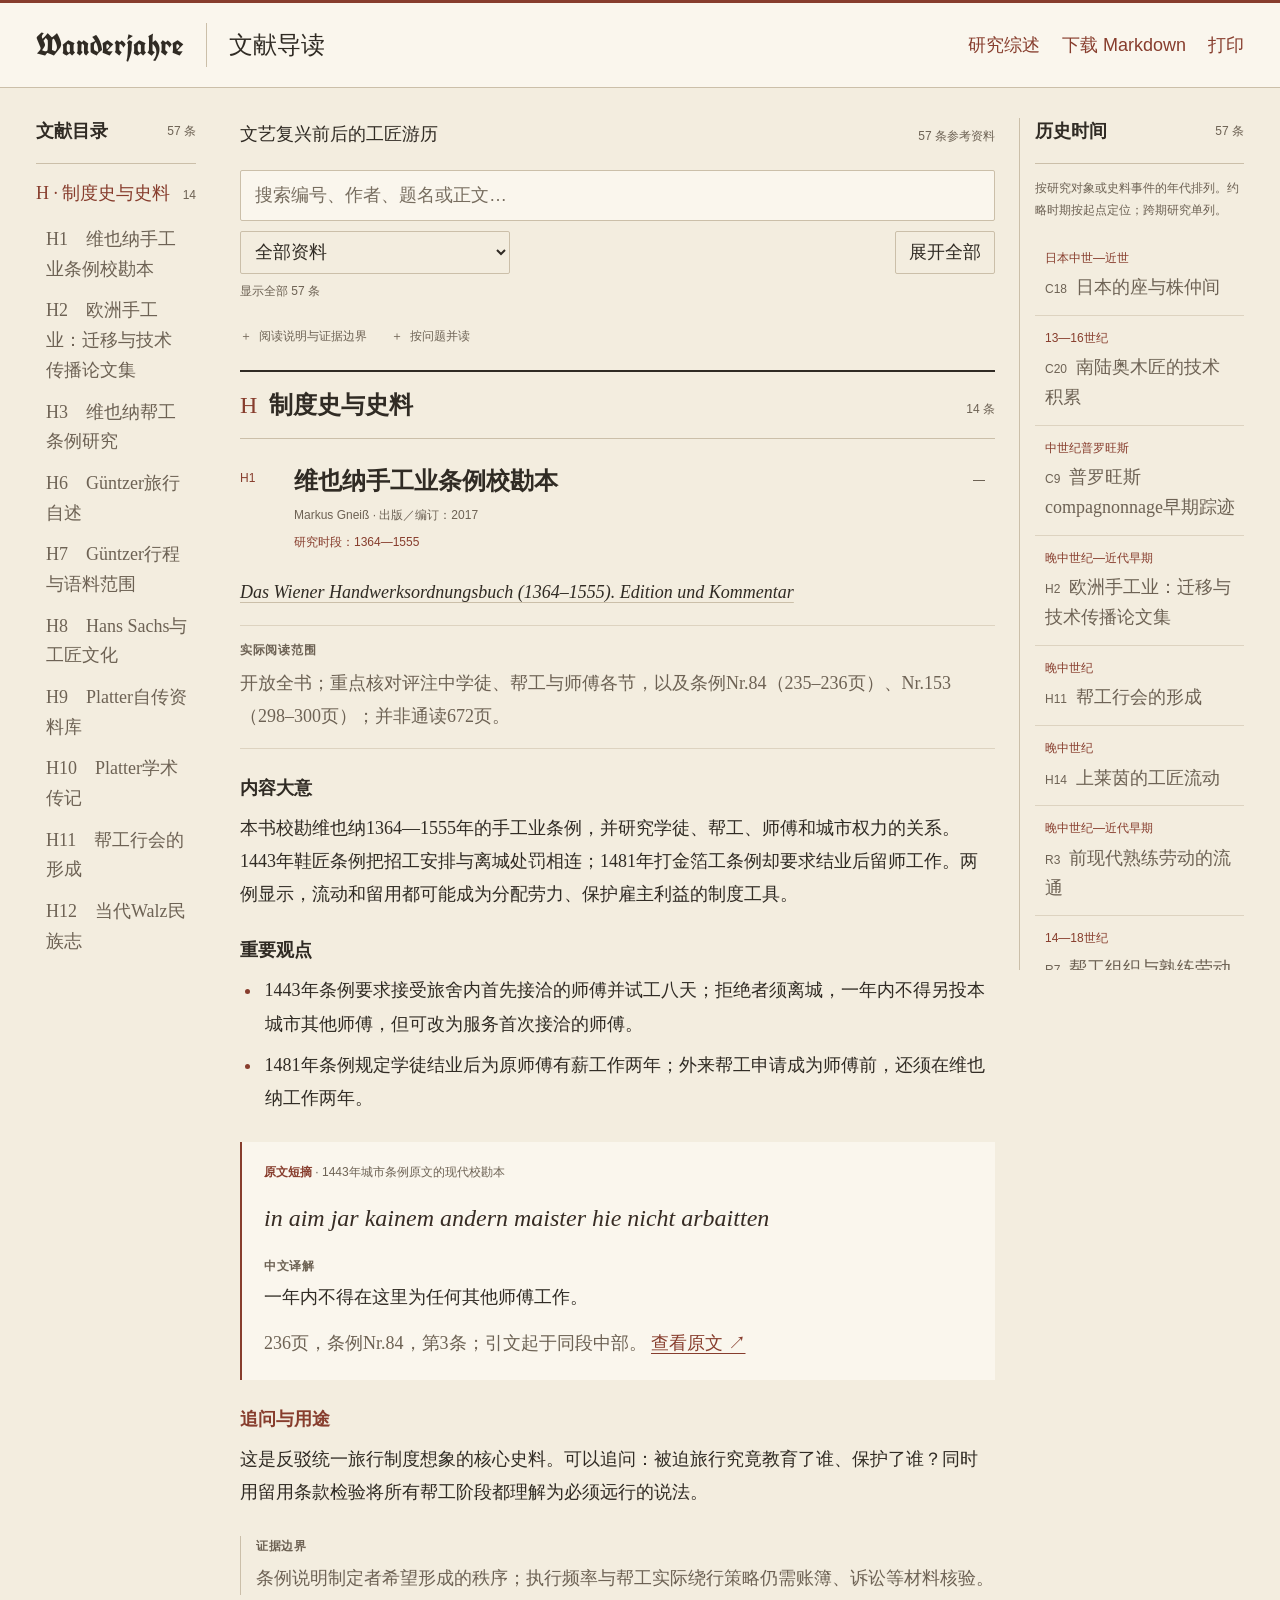
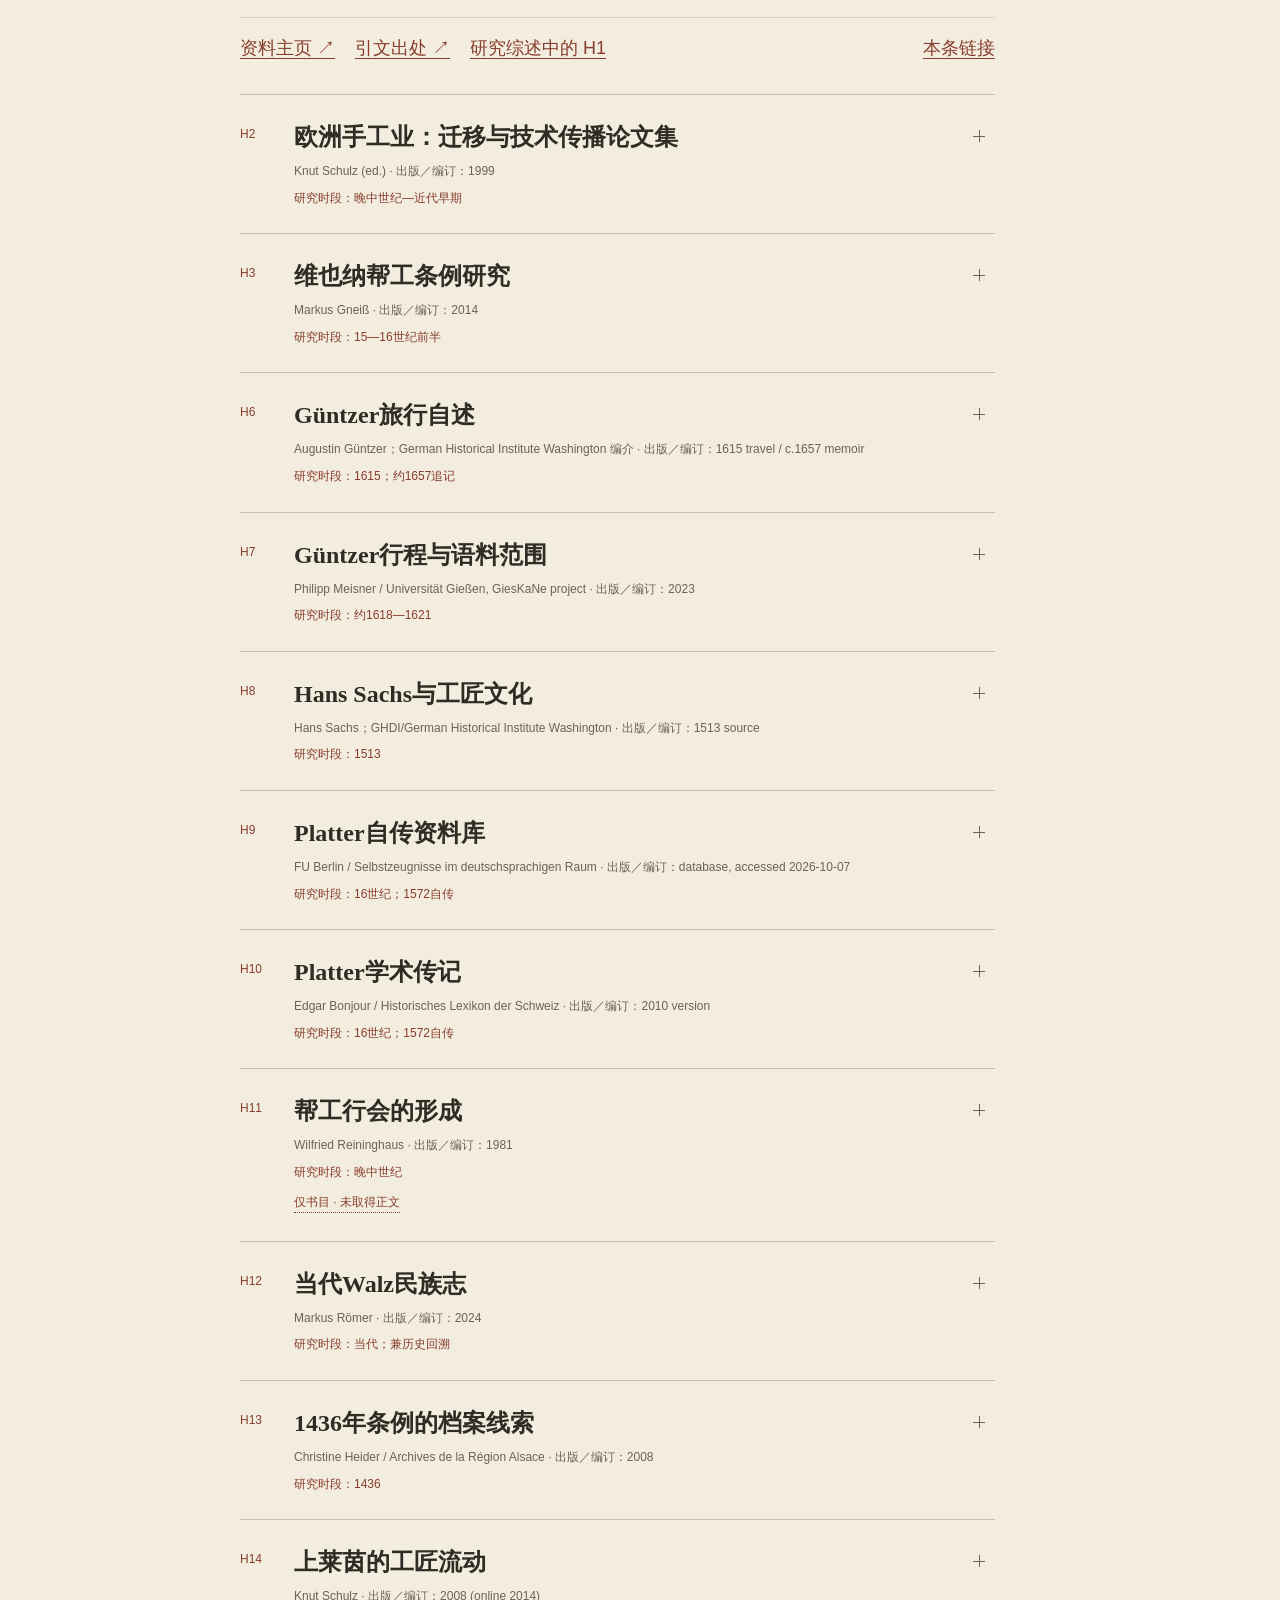
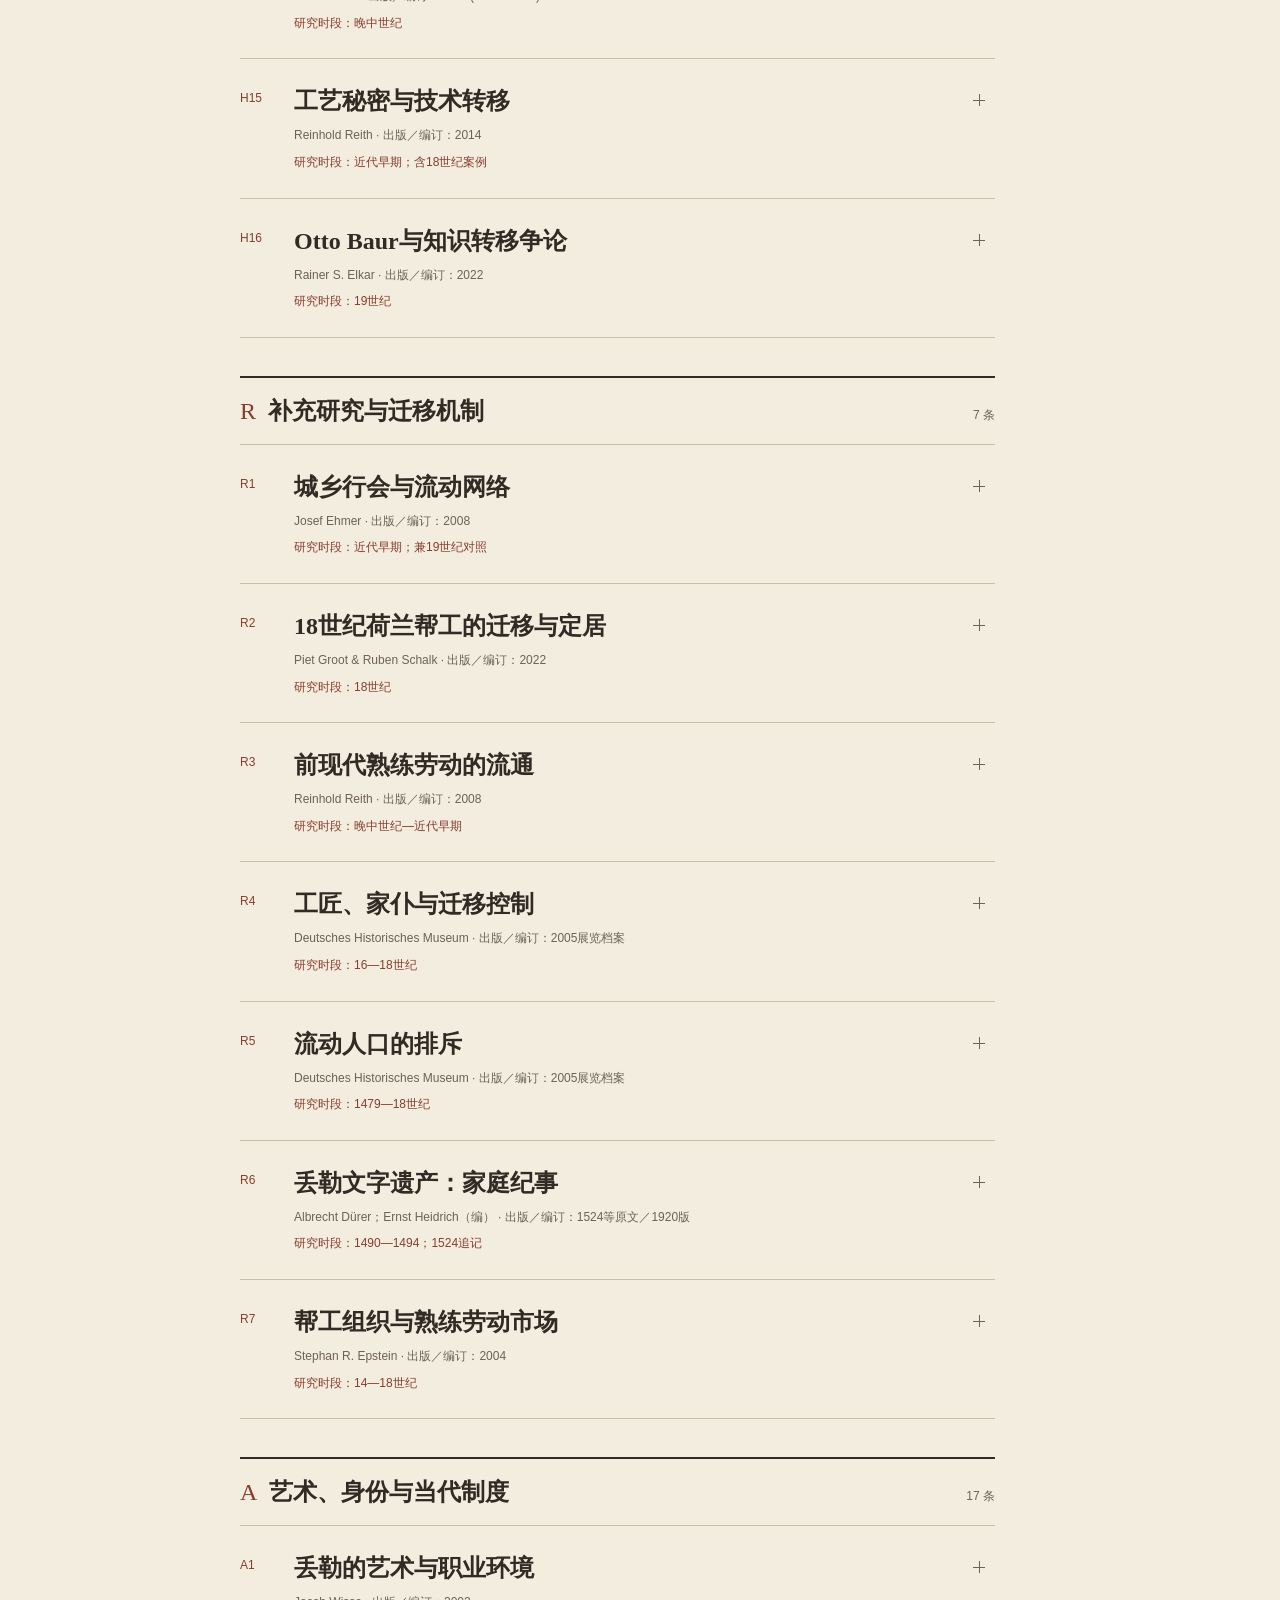
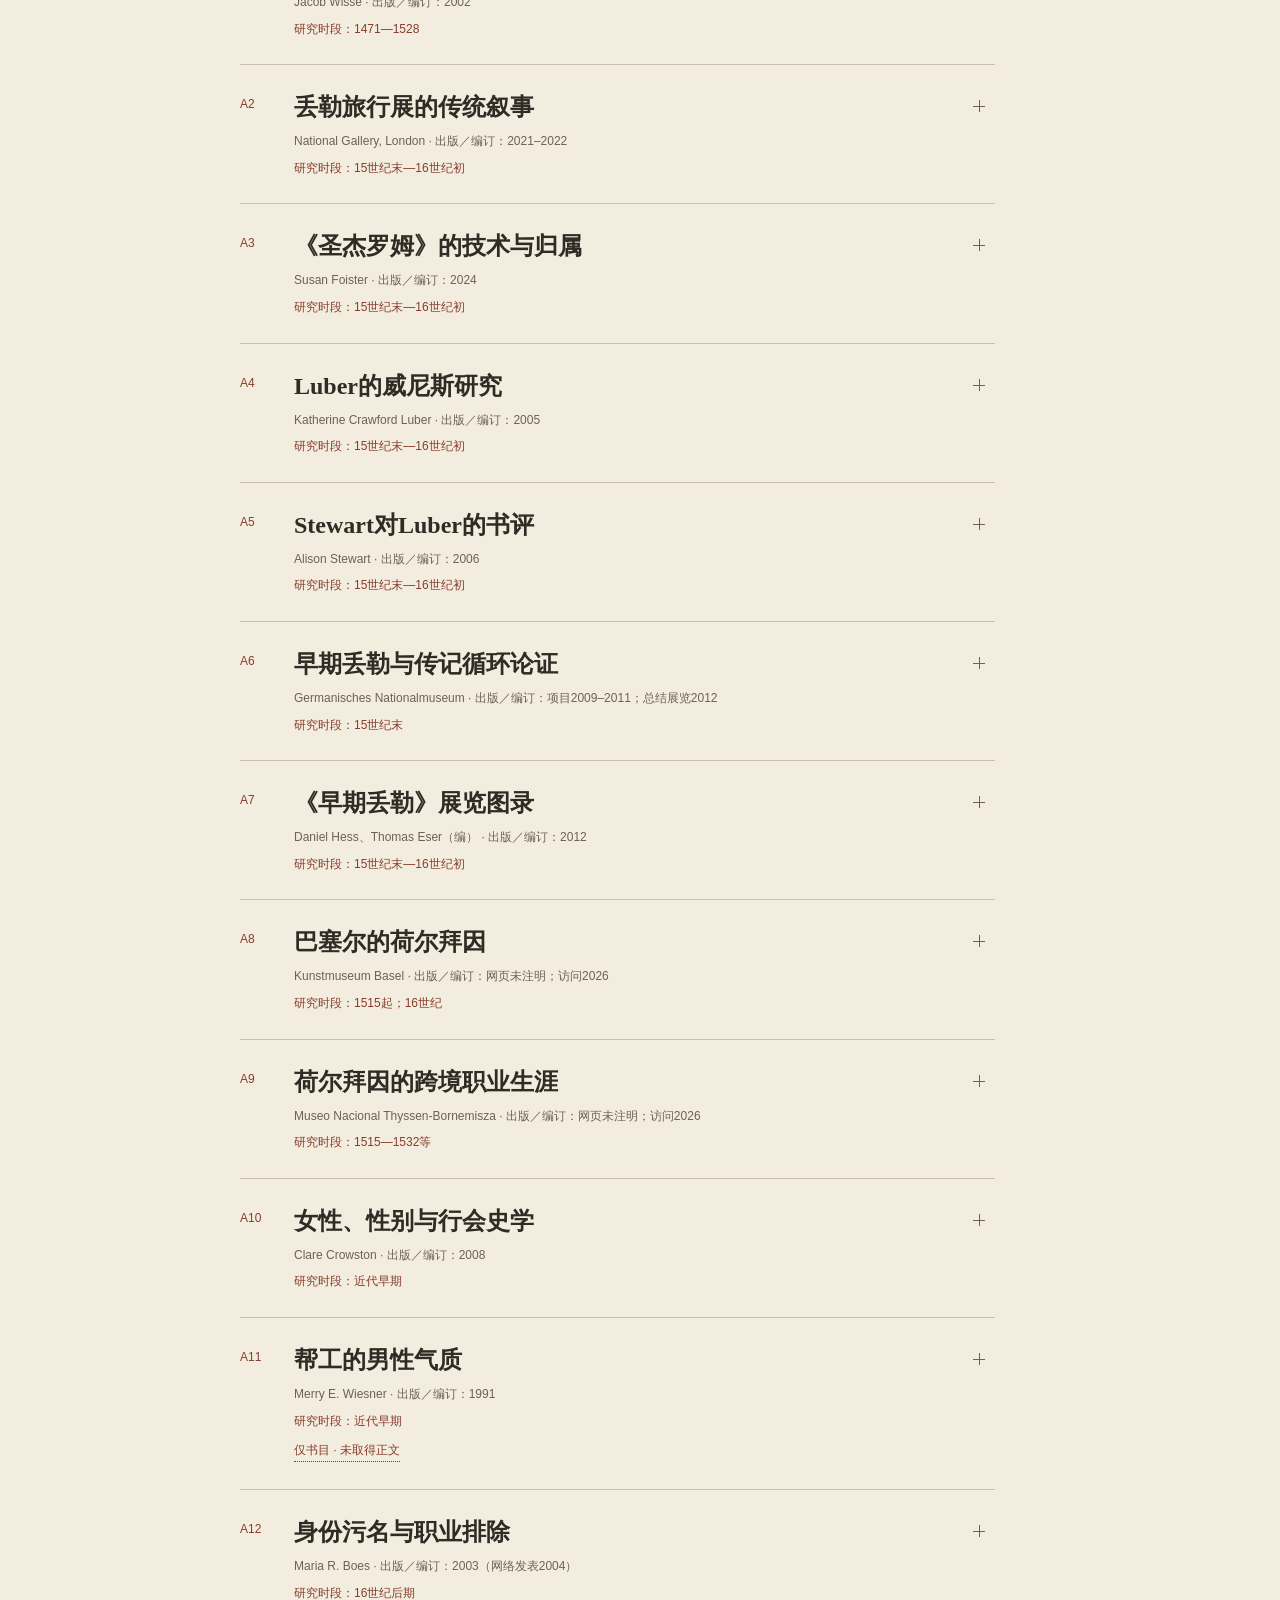
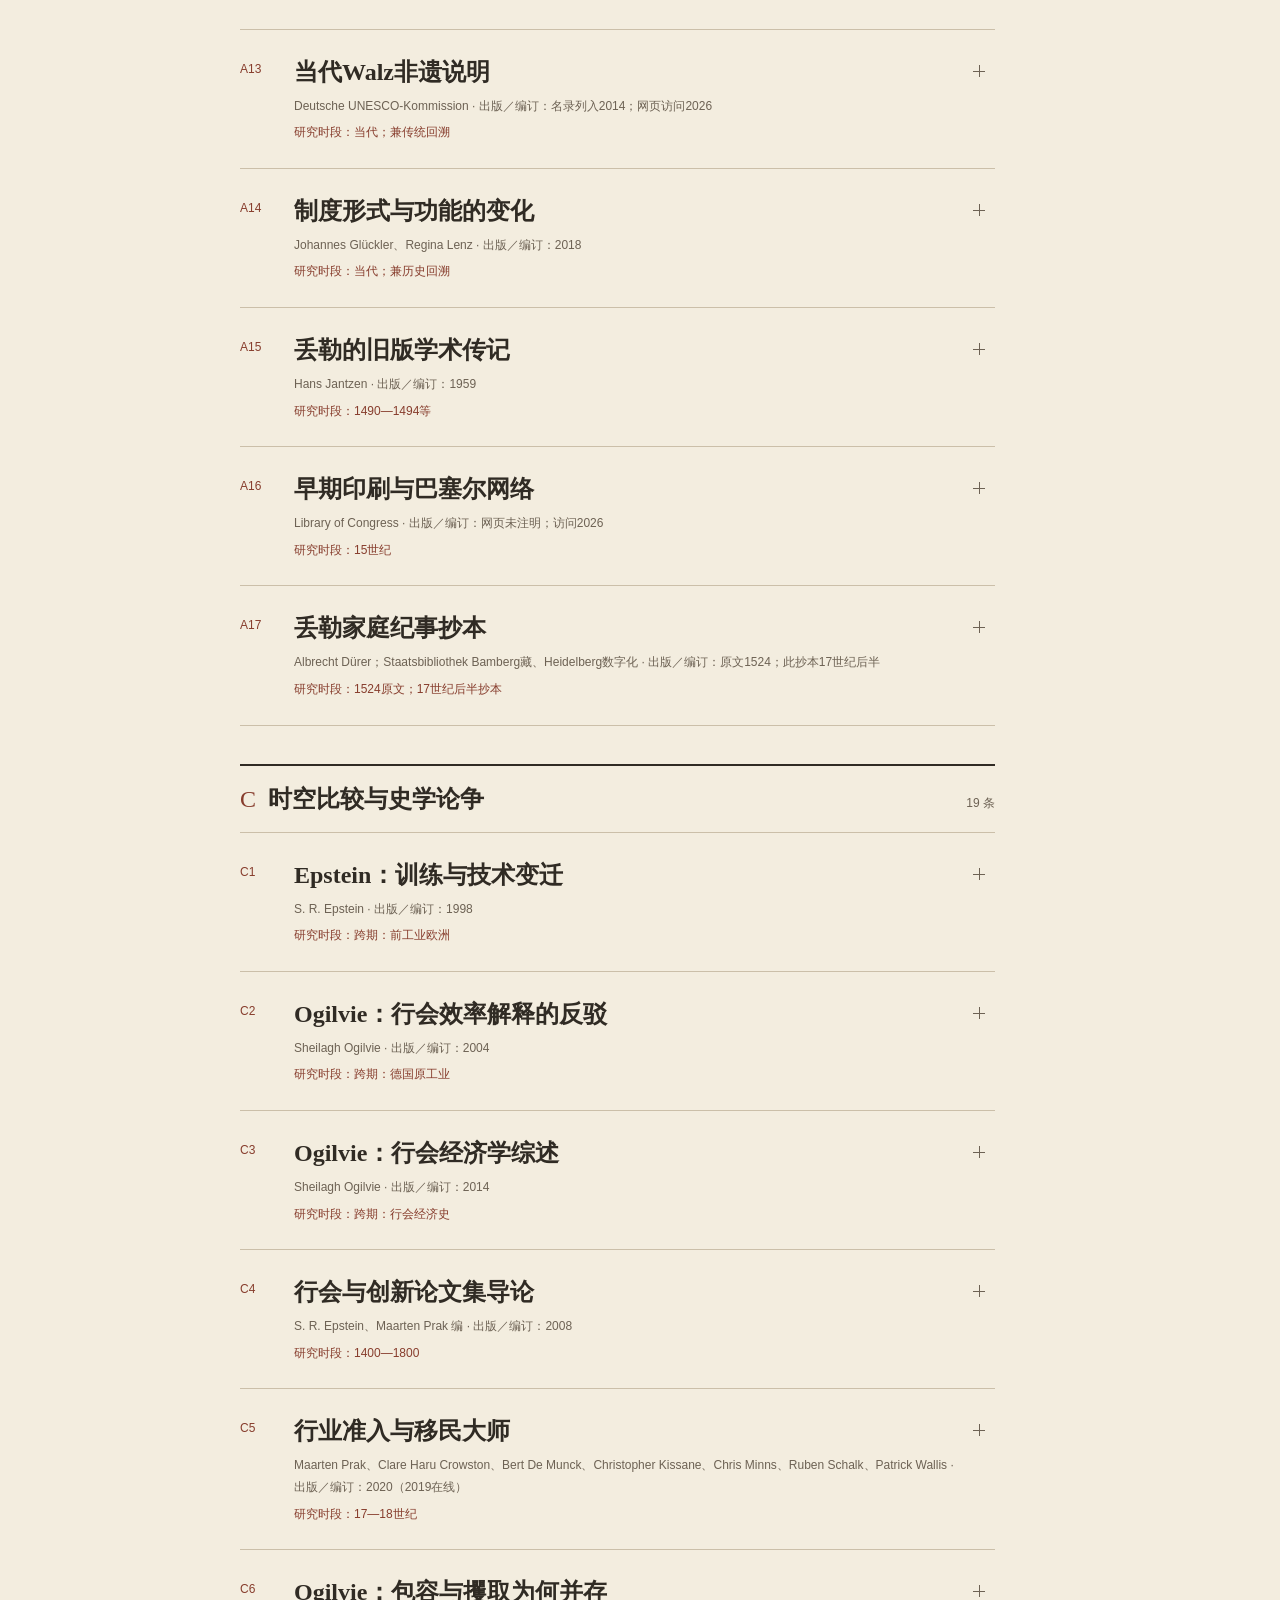
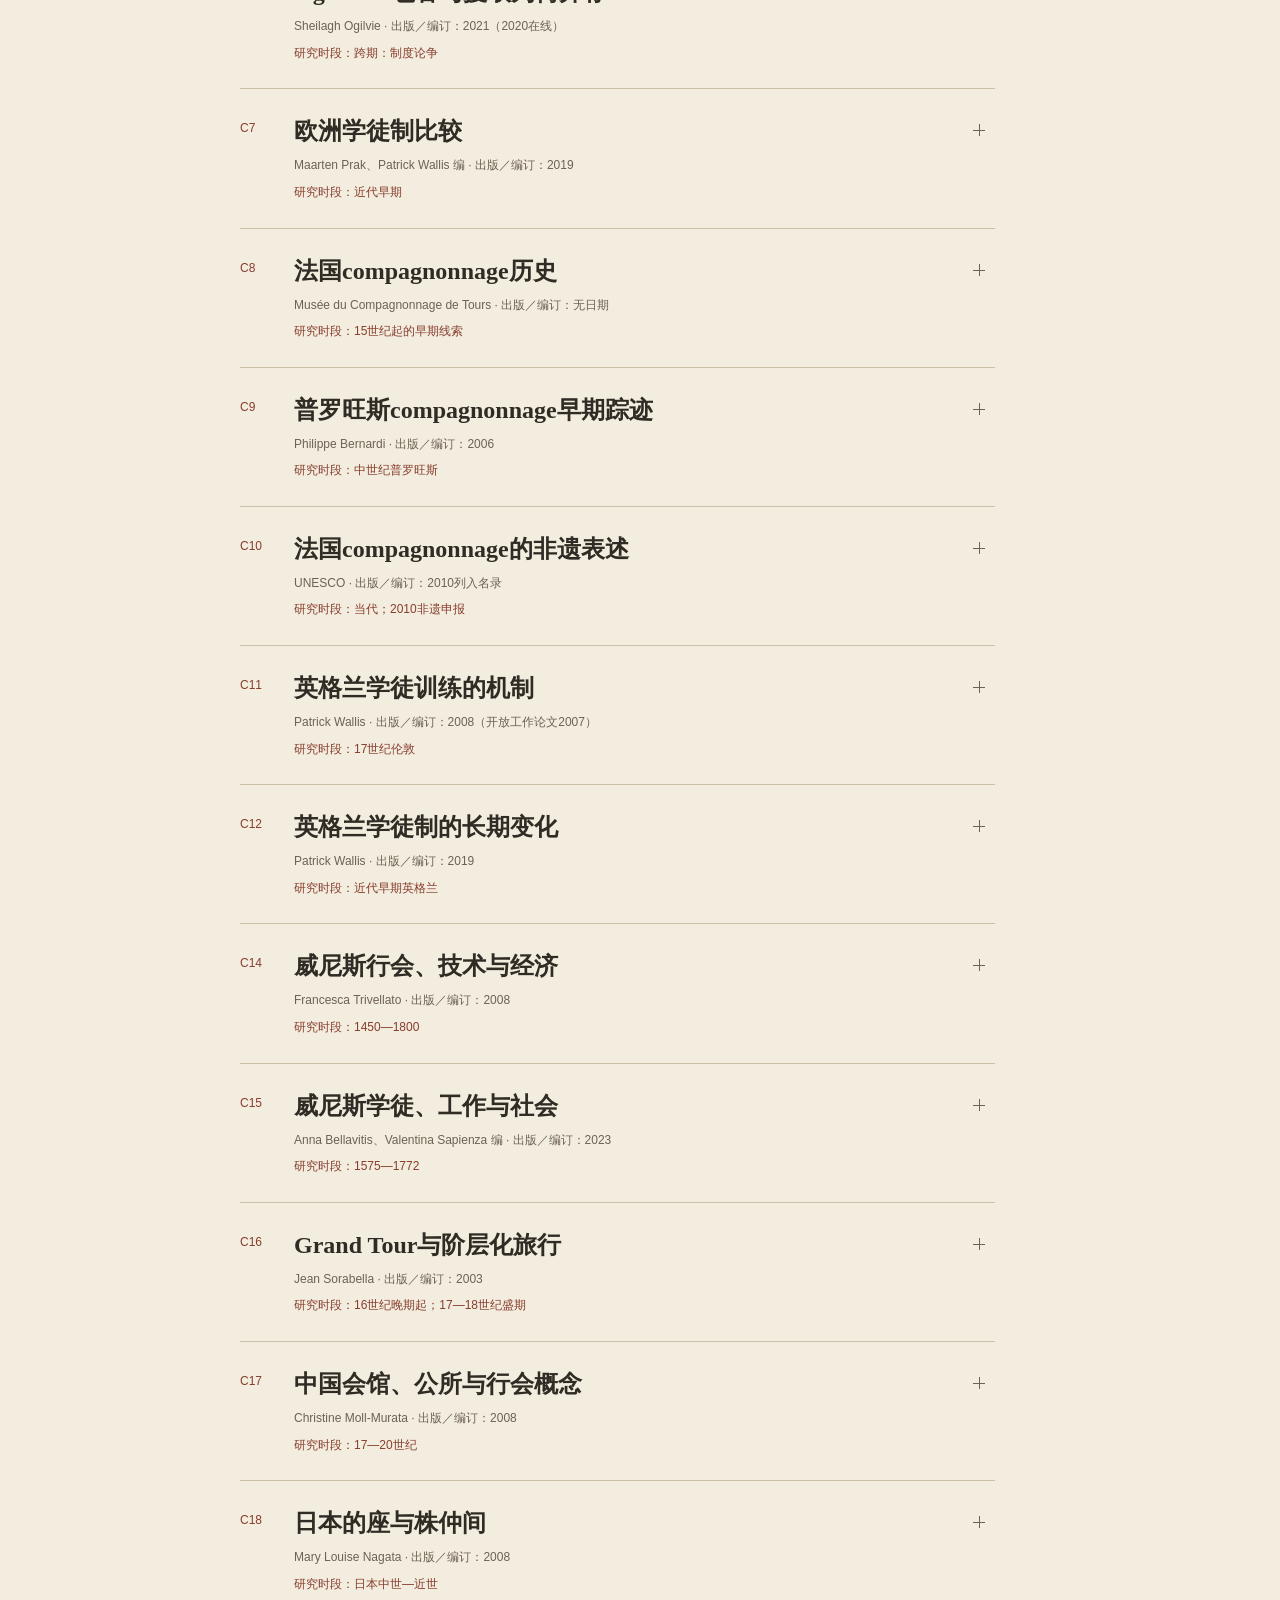
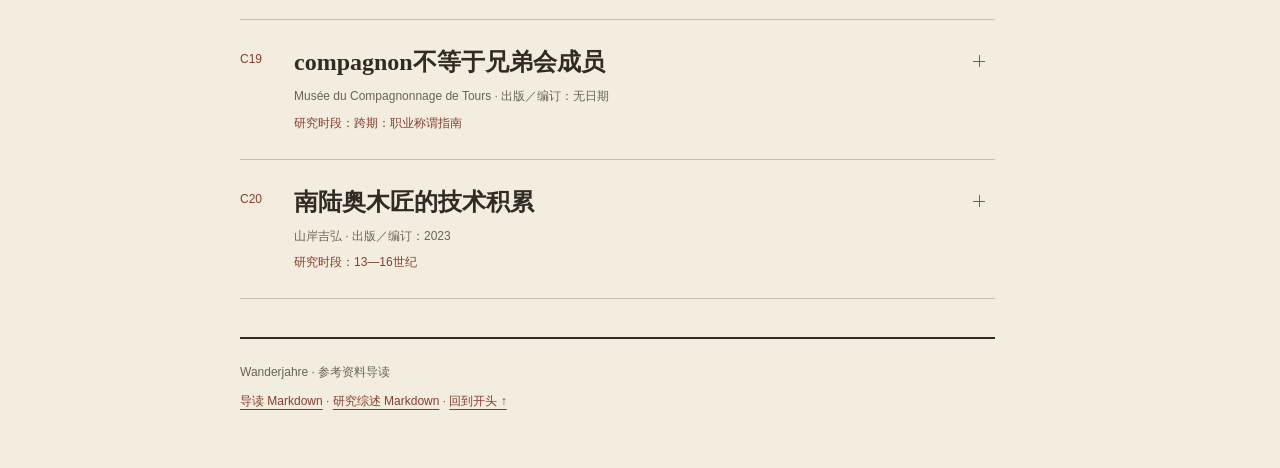
<file: index.html>
<!doctype html>
<html lang="zh-CN"><head><meta charset="utf-8"><meta name="viewport" content="width=device-width,initial-scale=1"><meta name="description" content="Wanderjahre 文献导读：57条资料的摘要、观点、原文与译解，附出处、证据边界与批判性追问。"><meta name="theme-color" content="#f3eddf"><title>Wanderjahre · 文献导读</title><style>@font-face{font-family:UnifrakturCook;src:url([data-uri]) format("truetype");font-weight:700;font-display:swap}
:root{--paper:#f3eddf;--paper-light:#faf6ed;--ink:#302b24;--muted:#6d6254;--rubric:#873d2d;--line:#cbbfa9;--soft-line:#ddd3c0;--serif:"Songti SC","STSong","Noto Serif CJK SC",Georgia,serif;--sans:-apple-system,BlinkMacSystemFont,"PingFang SC","Microsoft YaHei",sans-serif;--body:1.125rem;--title:1.5rem;--small:.75rem}
*{box-sizing:border-box}html{scroll-padding-top:24px}body{margin:0;background:var(--paper);color:var(--ink);font:var(--body)/1.85 var(--serif);-webkit-font-smoothing:antialiased}a{color:var(--rubric);text-decoration-thickness:1px;text-underline-offset:4px}a:hover{color:#542216}button,input,select{font:var(--body)/1.5 var(--sans);color:var(--ink)}button,select{cursor:pointer}button{background:none;border:1px solid var(--line);padding:7px 13px;border-radius:2px}button:hover{background:#e8ddc8;border-color:var(--muted)}button:disabled{opacity:.5;cursor:default}a:focus-visible,button:focus-visible,input:focus-visible,select:focus-visible,summary:focus-visible{outline:2px solid var(--rubric);outline-offset:4px}p{margin:0 0 16px}h1,h2,h3{margin:0;font-weight:600}h1,h2{font-size:var(--title)}h3{font:600 var(--body)/1.5 var(--sans)}[hidden]{display:none!important}.sr-only{position:absolute;width:1px;height:1px;overflow:hidden;clip-path:inset(50%);white-space:nowrap}.skip-link{position:fixed;z-index:10;top:8px;left:8px;background:var(--paper-light);padding:8px 16px;transform:translateY(-160%)}.skip-link:focus{transform:none}
.masthead{border-top:3px solid var(--rubric);border-bottom:1px solid var(--line);background:var(--paper-light)}.masthead-inner{max-width:1280px;margin:auto;display:flex;align-items:center;gap:22px;padding:20px 36px}.wordmark{font:700 1.875rem/1.2 UnifrakturCook,Georgia,serif;color:var(--ink);text-decoration:none}.masthead h1{font-weight:400;border-left:1px solid var(--line);padding-left:22px;white-space:nowrap}.masthead nav{margin-left:auto;display:flex;align-items:center;gap:22px;font:var(--body)/1.5 var(--sans)}.masthead nav a{text-decoration:none;white-space:nowrap}.masthead button{border:0;padding:0;color:var(--rubric)}
.layout{display:grid;grid-template-columns:245px minmax(0,1fr);gap:58px;max-width:1280px;margin:0 auto;padding:30px 36px 50px}.sidebar{position:sticky;top:24px;align-self:start;max-height:calc(100dvh - 48px);overflow:auto;padding-right:20px;scrollbar-width:thin;scrollbar-color:var(--line) transparent}.directory>summary{font:600 var(--body)/1.5 var(--sans);list-style:none;padding:0 0 18px;border-bottom:1px solid var(--line)}summary::-webkit-details-marker{display:none}.directory>summary span{float:right;font-size:var(--small);line-height:27px;color:var(--muted);font-weight:400}.directory>summary{cursor:pointer}.index-group{border-bottom:1px solid var(--soft-line);padding:15px 0}.index-group>summary{list-style:none;display:flex;gap:6px;justify-content:space-between;align-items:baseline;cursor:pointer;font:var(--body)/1.65 var(--serif)}.count{font:var(--small)/1.5 var(--sans);color:var(--muted)}.index-group[open]>summary{color:var(--rubric)}.index-group ol{padding:10px 0 0;list-style:none;margin:0}.index-group li{margin:0}.index-group a{font-size:var(--body);display:block;line-height:1.65;padding:6px 8px;color:var(--muted);text-decoration:none;border-left:2px solid transparent}.index-group a:hover,.index-group a[aria-current="location"]{color:var(--rubric);background:#ece2d0;border-left-color:var(--rubric)}.sidebar-note{font:var(--small)/1.9 var(--sans);color:var(--muted);margin:22px 0 0}
main{min-width:0;max-width:850px}.reader-heading{display:flex;justify-content:space-between;align-items:baseline;gap:16px;margin-bottom:18px}.reader-heading p{margin:0;font-size:var(--body)}.reader-heading>span{font:var(--small)/1.5 var(--sans);color:var(--muted);white-space:nowrap}.reader-tools{margin-bottom:14px}.search-line{display:flex;gap:8px}input[type=search]{width:100%;min-width:0;background:var(--paper-light);border:1px solid var(--line);border-radius:2px;padding:11px 14px;appearance:none}input::placeholder{color:#776d5f}input::-webkit-search-cancel-button{display:none}.search-line button{white-space:nowrap}.tool-row{display:flex;flex-wrap:wrap;gap:12px;justify-content:space-between;margin-top:10px}.tool-row select{min-width:0;max-width:70%;border:1px solid var(--line);background:transparent;padding:7px 30px 7px 10px;border-radius:2px}.tool-row button{white-space:nowrap}.result-count{font:var(--small)/1.6 var(--sans);color:var(--muted);margin:8px 0 0}.reading-notes{display:flex;flex-wrap:wrap;gap:0 24px;padding:6px 0 18px}.reading-note{width:100%;font-size:var(--body)}.reading-note>summary{font:var(--small)/1.8 var(--sans);padding:5px 0;cursor:pointer;list-style:none;color:var(--muted)}.reading-note>summary:before{content:"＋";margin-right:7px}.reading-note[open]>summary:before{content:"−"}.reading-note>div,.reading-routes{border-left:1px solid var(--line);padding:12px 18px;margin:4px 0 16px;background:#efe6d4}.reading-note p:last-child{margin-bottom:0}.reading-routes{list-style:none}.reading-routes li{padding:14px 0;border-bottom:1px solid var(--line)}.reading-routes li:last-child{border:0}.reading-routes li>p:first-child{font-weight:600;margin-bottom:6px}.reading-routes p.muted{margin:7px 0 0}.route-refs a{display:inline-block;min-width:32px;font-family:var(--sans)}.muted{color:var(--muted)}
.reference-group{margin-bottom:38px}.reference-group>h2{display:flex;align-items:baseline;gap:12px;line-height:1.5;border-top:2px solid var(--ink);border-bottom:1px solid var(--line);padding:15px 0}.reference-group>h2>span{color:var(--rubric);font-weight:400}.reference-group>h2>small{margin-left:auto;white-space:nowrap;font:var(--small)/1.5 var(--sans);color:var(--muted)}.entry{border-bottom:1px solid var(--line);scroll-margin-top:24px}.entry>summary{list-style:none;cursor:pointer;display:grid;grid-template-columns:42px minmax(0,1fr) 22px;gap:12px;padding:24px 0}.entry>summary:hover .entry-title{color:var(--rubric)}.entry-id{color:var(--rubric);font:var(--small)/2 var(--sans);padding-top:3px}.entry-title{display:block;font-size:var(--title);font-weight:600;line-height:1.5}.entry-meta{display:block;color:var(--muted);font:var(--small)/1.8 var(--sans);margin-top:6px;overflow-wrap:anywhere}.expand-mark{position:relative;width:14px;height:14px;margin-top:11px}.expand-mark:before,.expand-mark:after{content:"";position:absolute;background:var(--muted)}.expand-mark:before{width:12px;height:1px;top:6px}.expand-mark:after{height:12px;width:1px;left:6px}.entry[open] .expand-mark:after{display:none}.entry[open]>.entry-body{padding-bottom:30px}.entry-body{padding-left:54px;overflow-wrap:anywhere}.source-title{font-style:italic;line-height:1.65;margin:0 0 15px}.source-title a{color:var(--ink);text-decoration-color:var(--line)}.source-title a:hover{color:var(--rubric)}.bibliographic{color:var(--muted)}.reading-scope,.boundary{margin:18px 0 26px;padding:14px 0;border-top:1px solid var(--soft-line);border-bottom:1px solid var(--soft-line);color:var(--muted)}dt,.label{font:600 var(--small)/1.8 var(--sans);letter-spacing:.06em;color:var(--muted)}dd{margin:5px 0 0}.entry-section{margin:26px 0}.entry-section h3{margin-bottom:10px}.entry-section p{margin:0}.points{margin:0;padding-left:1.2em}.points li{padding-left:3px;margin:8px 0}.points li::marker{color:var(--rubric)}.quotation{margin:26px 0;padding:20px 22px;background:var(--paper-light);border-left:2px solid var(--rubric)}figcaption{font:600 var(--small)/1.8 var(--sans);color:var(--rubric);margin-bottom:16px}figcaption span{font-weight:400;color:var(--muted)}blockquote{margin:0 0 18px;font:italic var(--title)/1.6 Georgia,"Songti SC",serif;color:#372c24;overflow-wrap:anywhere}.translation{margin-bottom:14px}.translation .label{display:block;margin-bottom:4px}.quote-location{font-size:var(--body);line-height:1.75;color:var(--muted);margin:0}.quote-location a{white-space:nowrap}.inquiry h3{color:var(--rubric)}.boundary{border-top:0;border-bottom:0;border-left:1px solid var(--line);padding:0 0 0 15px;margin-bottom:22px}.entry-links{display:flex;flex-wrap:wrap;gap:8px 20px;font:var(--body)/1.7 var(--sans);padding-top:15px;border-top:1px solid var(--soft-line)}.entry-links a{white-space:normal}.permalink{margin-left:auto}.limited{display:inline-block;font:var(--small)/1.7 var(--sans);margin-top:7px;color:var(--rubric);border-bottom:1px dotted var(--rubric)}#empty-state{padding:35px 0;border-top:2px solid var(--ink)}#empty-state h2{margin-bottom:15px}#empty-state button{margin-top:8px}.reader-footer{border-top:2px solid var(--ink);padding-top:22px;color:var(--muted);font:var(--small)/1.9 var(--sans)}.reader-footer p{margin-bottom:6px}
@media(min-width:901px){.reading-note{width:auto}.reading-note[open]{width:100%}}
@media(max-width:1100px){.layout{grid-template-columns:210px minmax(0,1fr);gap:30px;padding-left:26px;padding-right:26px}.masthead-inner{padding-left:26px;padding-right:26px;gap:18px}.masthead nav{gap:18px}.sidebar{padding-right:10px}.entry-body{padding-left:0}}
@media(max-width:900px){.masthead-inner{flex-wrap:wrap;gap:12px 20px}.masthead h1{padding-left:20px}.masthead nav{width:100%;margin:0;gap:24px}.layout{display:block;padding-top:22px}.sidebar{position:static;max-height:none;padding:0;margin-bottom:20px;overflow:visible}.directory{border-bottom:1px solid var(--line)}.directory>summary{border-bottom:0;padding-bottom:14px}.directory>summary:before{content:"＋";margin-right:8px;color:var(--rubric)}.directory[open]>summary:before{content:"−"}.directory-body{padding:0 12px 15px;max-height:55dvh;overflow:auto}.sidebar-note{margin-top:15px}main{max-width:none}.reference-group>h2{font-size:var(--title)}}
@media(max-width:520px){.masthead-inner{padding:18px 18px 16px;gap:12px}.masthead h1{padding-left:12px}.masthead nav{gap:20px;flex-wrap:wrap}.layout{padding:20px 18px 32px}.reader-heading{display:block}.reader-heading>span{display:block;margin-top:3px}.tool-row{gap:8px}.tool-row select{max-width:calc(100% - 112px);width:auto;padding-right:18px}.tool-row button{padding:7px 9px}.entry>summary{grid-template-columns:30px minmax(0,1fr) 14px;gap:9px;padding:20px 0}.entry-title{font-size:var(--title)}.entry-body{padding-left:0}.reference-group>h2{flex-wrap:wrap;gap:8px}.quotation{padding:16px 15px}.permalink{margin-left:0}.reading-note>div,.reading-routes{padding:12px}.masthead nav a{white-space:normal}}
@media(prefers-reduced-motion:reduce){*{scroll-behavior:auto!important}}
@media print{@page{margin:18mm}body{background:white;color:black;font-size:12pt;line-height:1.6}.masthead,.sidebar,.reader-tools,.reading-notes,.reader-heading,.reader-footer,.skip-link,.permalink{display:none!important}.layout{display:block;max-width:none;padding:0}main{max-width:none}.entry{border-color:#aaa}.entry>summary{padding:15px 0;grid-template-columns:30px 1fr}.entry-body{padding:0!important}.expand-mark{display:none}h2,.entry-title,blockquote{font-size:18pt}.entry-meta,dt,.label,figcaption,.entry-id,.limited,.reference-group>h2>small{font-size:12pt}.quotation{background:none;border-color:#666;break-inside:avoid}.entry-links{font-size:12pt}.entry-links a:after{content:" (" attr(href) ")";overflow-wrap:anywhere}.entry-links a[href^="#"],.entry-links a[href^="wanderjahre"]{display:none}.reference-group>h2{break-after:avoid}p,li{orphans:3;widows:3}a{color:black}#empty-state{display:none!important}}
/* Research chronology uses the right margin; compact layouts keep it as a disclosure. */
.masthead-inner{max-width:1600px}.layout{max-width:1600px;grid-template-columns:200px minmax(0,1fr) 250px;grid-template-areas:"subjects reading chronology";gap:32px}.sidebar{grid-area:subjects}main{grid-area:reading}.chronology{grid-area:chronology;position:sticky;top:24px;align-self:start;max-height:calc(100dvh - 48px);overflow:auto;border-left:1px solid var(--line);padding-left:20px;scrollbar-width:thin;scrollbar-color:var(--line) transparent;min-width:0}.chronology-directory>summary{list-style:none;font:600 var(--body)/1.5 var(--sans);padding-bottom:18px;border-bottom:1px solid var(--line);cursor:pointer}.chronology-count{float:right;font:var(--small)/2.25 var(--sans);font-weight:400;color:var(--muted)}.chronology-note{font:var(--small)/1.8 var(--sans);color:var(--muted);margin:14px 0}.chronology ol{list-style:none;margin:0;padding:0}.chronology li{border-bottom:1px solid var(--soft-line)}.chronology a{display:block;padding:12px 8px;text-decoration:none;border-left:2px solid transparent;color:var(--muted)}.chronology a:hover,.chronology a[aria-current="location"]{background:#ece2d0;color:var(--rubric);border-left-color:var(--rubric)}.chronology-date{display:block;font:var(--small)/1.8 var(--sans);color:var(--rubric);margin-bottom:4px}.chronology-title{display:block;font:var(--body)/1.65 var(--serif)}.chronology-title>span{font:var(--small)/1.8 var(--sans);margin-right:4px}.research-period{display:block;font:var(--small)/1.8 var(--sans);color:var(--rubric);margin-top:5px}
@media(min-width:1280px) and (max-width:1399px){.layout{grid-template-columns:180px minmax(0,1fr) 225px;gap:24px}.chronology{padding-left:15px}.entry-body{padding-left:0}}
@media(max-width:1279px){.layout{grid-template-columns:210px minmax(0,1fr);grid-template-areas:"subjects chronology" "subjects reading";column-gap:30px;row-gap:18px}.chronology{position:static;max-height:none;border-left:0;padding-left:0;overflow:visible}.chronology-directory>summary{padding-bottom:14px}.chronology-directory>summary:before{content:"＋";margin-right:8px;color:var(--rubric)}.chronology-directory[open]>summary:before{content:"−"}.chronology-body{max-height:55dvh;overflow:auto;padding-right:8px}.chronology-title{font-size:var(--body)}.chronology-note{margin-top:12px}}
@media(max-width:900px){.layout{display:block}.chronology{margin-bottom:20px}.sidebar{margin-bottom:16px}}
@media print{.chronology{display:none!important}.research-period{font-size:12pt}.layout{display:block}}
</style></head>
<body><a class="skip-link" href="#reading">跳到文献正文</a>
<header class="masthead"><div class="masthead-inner"><a class="wordmark" href="#top" lang="de">Wanderjahre</a><h1>文献导读</h1><nav aria-label="文档导航"><a href="wanderjahre.html">研究综述</a><a href="wanderjahre-annotated-bibliography.md" download>下载 Markdown</a><button type="button" data-print hidden>打印</button></nav></div></header>
<div class="layout" id="top"><aside class="sidebar" aria-label="文献索引"><details class="directory" open><summary>文献目录 <span>57 条</span></summary><div class="directory-body"><details class="index-group" open><summary><span>H · 制度史与史料</span><span class="count">14</span></summary><ol><li data-for="ref-H1"><a class="" href="#ref-H1">H1　维也纳手工业条例校勘本</a></li><li data-for="ref-H2"><a class="" href="#ref-H2">H2　欧洲手工业：迁移与技术传播论文集</a></li><li data-for="ref-H3"><a class="" href="#ref-H3">H3　维也纳帮工条例研究</a></li><li data-for="ref-H6"><a class="" href="#ref-H6">H6　Güntzer旅行自述</a></li><li data-for="ref-H7"><a class="" href="#ref-H7">H7　Güntzer行程与语料范围</a></li><li data-for="ref-H8"><a class="" href="#ref-H8">H8　Hans Sachs与工匠文化</a></li><li data-for="ref-H9"><a class="" href="#ref-H9">H9　Platter自传资料库</a></li><li data-for="ref-H10"><a class="" href="#ref-H10">H10　Platter学术传记</a></li><li data-for="ref-H11"><a class="" href="#ref-H11">H11　帮工行会的形成</a></li><li data-for="ref-H12"><a class="" href="#ref-H12">H12　当代Walz民族志</a></li><li data-for="ref-H13"><a class="" href="#ref-H13">H13　1436年条例的档案线索</a></li><li data-for="ref-H14"><a class="" href="#ref-H14">H14　上莱茵的工匠流动</a></li><li data-for="ref-H15"><a class="" href="#ref-H15">H15　工艺秘密与技术转移</a></li><li data-for="ref-H16"><a class="" href="#ref-H16">H16　Otto Baur与知识转移争论</a></li></ol></details><details class="index-group" ><summary><span>R · 补充研究与迁移机制</span><span class="count">7</span></summary><ol><li data-for="ref-R1"><a class="" href="#ref-R1">R1　城乡行会与流动网络</a></li><li data-for="ref-R2"><a class="" href="#ref-R2">R2　18世纪荷兰帮工的迁移与定居</a></li><li data-for="ref-R3"><a class="" href="#ref-R3">R3　前现代熟练劳动的流通</a></li><li data-for="ref-R4"><a class="" href="#ref-R4">R4　工匠、家仆与迁移控制</a></li><li data-for="ref-R5"><a class="" href="#ref-R5">R5　流动人口的排斥</a></li><li data-for="ref-R6"><a class="" href="#ref-R6">R6　丢勒文字遗产：家庭纪事</a></li><li data-for="ref-R7"><a class="" href="#ref-R7">R7　帮工组织与熟练劳动市场</a></li></ol></details><details class="index-group" ><summary><span>A · 艺术、身份与当代制度</span><span class="count">17</span></summary><ol><li data-for="ref-A1"><a class="" href="#ref-A1">A1　丢勒的艺术与职业环境</a></li><li data-for="ref-A2"><a class="" href="#ref-A2">A2　丢勒旅行展的传统叙事</a></li><li data-for="ref-A3"><a class="" href="#ref-A3">A3　《圣杰罗姆》的技术与归属</a></li><li data-for="ref-A4"><a class="" href="#ref-A4">A4　Luber的威尼斯研究</a></li><li data-for="ref-A5"><a class="" href="#ref-A5">A5　Stewart对Luber的书评</a></li><li data-for="ref-A6"><a class="" href="#ref-A6">A6　早期丢勒与传记循环论证</a></li><li data-for="ref-A7"><a class="" href="#ref-A7">A7　《早期丢勒》展览图录</a></li><li data-for="ref-A8"><a class="" href="#ref-A8">A8　巴塞尔的荷尔拜因</a></li><li data-for="ref-A9"><a class="" href="#ref-A9">A9　荷尔拜因的跨境职业生涯</a></li><li data-for="ref-A10"><a class="" href="#ref-A10">A10　女性、性别与行会史学</a></li><li data-for="ref-A11"><a class="" href="#ref-A11">A11　帮工的男性气质</a></li><li data-for="ref-A12"><a class="" href="#ref-A12">A12　身份污名与职业排除</a></li><li data-for="ref-A13"><a class="" href="#ref-A13">A13　当代Walz非遗说明</a></li><li data-for="ref-A14"><a class="" href="#ref-A14">A14　制度形式与功能的变化</a></li><li data-for="ref-A15"><a class="" href="#ref-A15">A15　丢勒的旧版学术传记</a></li><li data-for="ref-A16"><a class="" href="#ref-A16">A16　早期印刷与巴塞尔网络</a></li><li data-for="ref-A17"><a class="" href="#ref-A17">A17　丢勒家庭纪事抄本</a></li></ol></details><details class="index-group" ><summary><span>C · 时空比较与史学论争</span><span class="count">19</span></summary><ol><li data-for="ref-C1"><a class="" href="#ref-C1">C1　Epstein：训练与技术变迁</a></li><li data-for="ref-C2"><a class="" href="#ref-C2">C2　Ogilvie：行会效率解释的反驳</a></li><li data-for="ref-C3"><a class="" href="#ref-C3">C3　Ogilvie：行会经济学综述</a></li><li data-for="ref-C4"><a class="" href="#ref-C4">C4　行会与创新论文集导论</a></li><li data-for="ref-C5"><a class="" href="#ref-C5">C5　行业准入与移民大师</a></li><li data-for="ref-C6"><a class="" href="#ref-C6">C6　Ogilvie：包容与攫取为何并存</a></li><li data-for="ref-C7"><a class="" href="#ref-C7">C7　欧洲学徒制比较</a></li><li data-for="ref-C8"><a class="" href="#ref-C8">C8　法国compagnonnage历史</a></li><li data-for="ref-C9"><a class="" href="#ref-C9">C9　普罗旺斯compagnonnage早期踪迹</a></li><li data-for="ref-C10"><a class="" href="#ref-C10">C10　法国compagnonnage的非遗表述</a></li><li data-for="ref-C11"><a class="" href="#ref-C11">C11　英格兰学徒训练的机制</a></li><li data-for="ref-C12"><a class="" href="#ref-C12">C12　英格兰学徒制的长期变化</a></li><li data-for="ref-C14"><a class="" href="#ref-C14">C14　威尼斯行会、技术与经济</a></li><li data-for="ref-C15"><a class="" href="#ref-C15">C15　威尼斯学徒、工作与社会</a></li><li data-for="ref-C16"><a class="" href="#ref-C16">C16　Grand Tour与阶层化旅行</a></li><li data-for="ref-C17"><a class="" href="#ref-C17">C17　中国会馆、公所与行会概念</a></li><li data-for="ref-C18"><a class="" href="#ref-C18">C18　日本的座与株仲间</a></li><li data-for="ref-C19"><a class="" href="#ref-C19">C19　compagnon不等于兄弟会成员</a></li><li data-for="ref-C20"><a class="" href="#ref-C20">C20　南陆奥木匠的技术积累</a></li></ol></details><p class="sidebar-note">核心时段 1350—1650<br>制度、艺术与跨地域比较</p></div></details></aside>
<aside class="chronology" aria-label="按研究历史时间排序的资料索引"><details class="chronology-directory" open><summary>历史时间 <span class="chronology-count">57 条</span></summary><div class="chronology-body"><p class="chronology-note">按研究对象或史料事件的年代排列。约略时期按起点定位；跨期研究单列。</p><ol><li data-for="ref-C18"><a href="#ref-C18" title="已读组织史分期；约略定位，不代表精确起年"><span class="chronology-date">日本中世—近世</span><span class="chronology-title"><span>C18</span> 日本的座与株仲间</span></a></li><li data-for="ref-C20"><a href="#ref-C20" title="日文正文总结的三个阶段"><span class="chronology-date">13—16世纪</span><span class="chronology-title"><span>C20</span> 南陆奥木匠的技术积累</span></a></li><li data-for="ref-C9"><a href="#ref-C9" title="论文题名；只读开篇，细分年代待核"><span class="chronology-date">中世纪普罗旺斯</span><span class="chronology-title"><span>C9</span> 普罗旺斯compagnonnage早期踪迹</span></a></li><li data-for="ref-H2"><a href="#ref-H2" title="题名与导论；时期为约略定位"><span class="chronology-date">晚中世纪—近代早期</span><span class="chronology-title"><span>H2</span> 欧洲手工业：迁移与技术传播论文集</span></a></li><li data-for="ref-H11"><a href="#ref-H11" title="专著题名；只有书目，未确认更细范围"><span class="chronology-date">晚中世纪</span><span class="chronology-title"><span>H11</span> 帮工行会的形成</span></a></li><li data-for="ref-H14"><a href="#ref-H14" title="论文题名及已核上莱茵段落"><span class="chronology-date">晚中世纪</span><span class="chronology-title"><span>H14</span> 上莱茵的工匠流动</span></a></li><li data-for="ref-R3"><a href="#ref-R3" title="章节题名及公开开篇"><span class="chronology-date">晚中世纪—近代早期</span><span class="chronology-title"><span>R3</span> 前现代熟练劳动的流通</span></a></li><li data-for="ref-R7"><a href="#ref-R7" title="论文题名中的研究范围"><span class="chronology-date">14—18世纪</span><span class="chronology-title"><span>R7</span> 帮工组织与熟练劳动市场</span></a></li><li data-for="ref-H1"><a href="#ref-H1" title="题名中的条例覆盖期"><span class="chronology-date">1364—1555</span><span class="chronology-title"><span>H1</span> 维也纳手工业条例校勘本</span></a></li><li data-for="ref-A16"><a href="#ref-A16" title="展览章节题名"><span class="chronology-date">15世纪</span><span class="chronology-title"><span>A16</span> 早期印刷与巴塞尔网络</span></a></li><li data-for="ref-C4"><a href="#ref-C4" title="论文集题名中的研究范围"><span class="chronology-date">1400—1800</span><span class="chronology-title"><span>C4</span> 行会与创新论文集导论</span></a></li><li data-for="ref-C8"><a href="#ref-C8" title="博物馆导读中的王令与司法记录"><span class="chronology-date">15世纪起的早期线索</span><span class="chronology-title"><span>C8</span> 法国compagnonnage历史</span></a></li><li data-for="ref-H3"><a href="#ref-H3" title="作者摘要中的条例覆盖期"><span class="chronology-date">15—16世纪前半</span><span class="chronology-title"><span>H3</span> 维也纳帮工条例研究</span></a></li><li data-for="ref-H13"><a href="#ref-H13" title="档案目录对条例年代的校正"><span class="chronology-date">1436</span><span class="chronology-title"><span>H13</span> 1436年条例的档案线索</span></a></li><li data-for="ref-C14"><a href="#ref-C14" title="原导读资料说明中的产业范围"><span class="chronology-date">1450—1800</span><span class="chronology-title"><span>C14</span> 威尼斯行会、技术与经济</span></a></li><li data-for="ref-A1"><a href="#ref-A1" title="人物题名中的生涯范围"><span class="chronology-date">1471—1528</span><span class="chronology-title"><span>A1</span> 丢勒的艺术与职业环境</span></a></li><li data-for="ref-R5"><a href="#ref-R5" title="已读展品最早年代及后期条例"><span class="chronology-date">1479—18世纪</span><span class="chronology-title"><span>R5</span> 流动人口的排斥</span></a></li><li data-for="ref-A2"><a href="#ref-A2" title="丢勒不同阶段的旅行叙述"><span class="chronology-date">15世纪末—16世纪初</span><span class="chronology-title"><span>A2</span> 丢勒旅行展的传统叙事</span></a></li><li data-for="ref-A3"><a href="#ref-A3" title="早期作品、1492木刻与断代争论"><span class="chronology-date">15世纪末—16世纪初</span><span class="chronology-title"><span>A3</span> 《圣杰罗姆》的技术与归属</span></a></li><li data-for="ref-A4"><a href="#ref-A4" title="丢勒与威尼斯旅行争论"><span class="chronology-date">15世纪末—16世纪初</span><span class="chronology-title"><span>A4</span> Luber的威尼斯研究</span></a></li><li data-for="ref-A5"><a href="#ref-A5" title="书评所讨论的旅行争论"><span class="chronology-date">15世纪末—16世纪初</span><span class="chronology-title"><span>A5</span> Stewart对Luber的书评</span></a></li><li data-for="ref-A6"><a href="#ref-A6" title="研究项目的早期纽伦堡背景"><span class="chronology-date">15世纪末</span><span class="chronology-title"><span>A6</span> 早期丢勒与传记循环论证</span></a></li><li data-for="ref-A7"><a href="#ref-A7" title="早期丢勒图录的主题范围"><span class="chronology-date">15世纪末—16世纪初</span><span class="chronology-title"><span>A7</span> 《早期丢勒》展览图录</span></a></li><li data-for="ref-A15"><a href="#ref-A15" title="本导读重点的出发、回乡及路线重建"><span class="chronology-date">1490—1494等</span><span class="chronology-title"><span>A15</span> 丢勒的旧版学术传记</span></a></li><li data-for="ref-R6"><a href="#ref-R6" title="实际核读的家庭纪事旅行段落"><span class="chronology-date">1490—1494；1524追记</span><span class="chronology-title"><span>R6</span> 丢勒文字遗产：家庭纪事</span></a></li><li data-for="ref-A10"><a href="#ref-A10" title="综述题名；跨地区长时段"><span class="chronology-date">近代早期</span><span class="chronology-title"><span>A10</span> 女性、性别与行会史学</span></a></li><li data-for="ref-A11"><a href="#ref-A11" title="论文题名；未取得正文，细分年代待核"><span class="chronology-date">近代早期</span><span class="chronology-title"><span>A11</span> 帮工的男性气质</span></a></li><li data-for="ref-C7"><a href="#ref-C7" title="全书题名及编者导论"><span class="chronology-date">近代早期</span><span class="chronology-title"><span>C7</span> 欧洲学徒制比较</span></a></li><li data-for="ref-C12"><a href="#ref-C12" title="章节所属论文集与已读制度经验综述"><span class="chronology-date">近代早期英格兰</span><span class="chronology-title"><span>C12</span> 英格兰学徒制的长期变化</span></a></li><li data-for="ref-H9"><a href="#ref-H9" title="资料库说明的生涯及写作背景"><span class="chronology-date">16世纪；1572自传</span><span class="chronology-title"><span>H9</span> Platter自传资料库</span></a></li><li data-for="ref-H10"><a href="#ref-H10" title="人物生涯与自传写作说明"><span class="chronology-date">16世纪；1572自传</span><span class="chronology-title"><span>H10</span> Platter学术传记</span></a></li><li data-for="ref-H15"><a href="#ref-H15" title="论文题名与已核正文说明"><span class="chronology-date">近代早期；含18世纪案例</span><span class="chronology-title"><span>H15</span> 工艺秘密与技术转移</span></a></li><li data-for="ref-R1"><a href="#ref-R1" title="论文题名与城乡行会研究范围"><span class="chronology-date">近代早期；兼19世纪对照</span><span class="chronology-title"><span>R1</span> 城乡行会与流动网络</span></a></li><li data-for="ref-R4"><a href="#ref-R4" title="导读、自传与1731及1773年证件"><span class="chronology-date">16—18世纪</span><span class="chronology-title"><span>R4</span> 工匠、家仆与迁移控制</span></a></li><li data-for="ref-H8"><a href="#ref-H8" title="作品题名和机构导读"><span class="chronology-date">1513</span><span class="chronology-title"><span>H8</span> Hans Sachs与工匠文化</span></a></li><li data-for="ref-A8"><a href="#ref-A8" title="机构导读的巴塞尔职业起点"><span class="chronology-date">1515起；16世纪</span><span class="chronology-title"><span>A8</span> 巴塞尔的荷尔拜因</span></a></li><li data-for="ref-A9"><a href="#ref-A9" title="导读已列的跨境职业节点；非完整生涯范围"><span class="chronology-date">1515—1532等</span><span class="chronology-title"><span>A9</span> 荷尔拜因的跨境职业生涯</span></a></li><li data-for="ref-A17"><a href="#ref-A17" title="编目分别标记文本年代与传本年代"><span class="chronology-date">1524原文；17世纪后半抄本</span><span class="chronology-title"><span>A17</span> 丢勒家庭纪事抄本</span></a></li><li data-for="ref-A12"><a href="#ref-A12" title="作者摘要明确的制度变化时段"><span class="chronology-date">16世纪后期</span><span class="chronology-title"><span>A12</span> 身份污名与职业排除</span></a></li><li data-for="ref-C16"><a href="#ref-C16" title="已读导读的旅行史分期"><span class="chronology-date">16世纪晚期起；17—18世纪盛期</span><span class="chronology-title"><span>C16</span> Grand Tour与阶层化旅行</span></a></li><li data-for="ref-C15"><a href="#ref-C15" title="编者导论的契约资料覆盖期"><span class="chronology-date">1575—1772</span><span class="chronology-title"><span>C15</span> 威尼斯学徒、工作与社会</span></a></li><li data-for="ref-C5"><a href="#ref-C5" title="论文题名和资料说明"><span class="chronology-date">17—18世纪</span><span class="chronology-title"><span>C5</span> 行业准入与移民大师</span></a></li><li data-for="ref-C11"><a href="#ref-C11" title="已读文章案例说明"><span class="chronology-date">17世纪伦敦</span><span class="chronology-title"><span>C11</span> 英格兰学徒训练的机制</span></a></li><li data-for="ref-C17"><a href="#ref-C17" title="论文题名中的研究范围"><span class="chronology-date">17—20世纪</span><span class="chronology-title"><span>C17</span> 中国会馆、公所与行会概念</span></a></li><li data-for="ref-H6"><a href="#ref-H6" title="所读出发事件与自述写作时间"><span class="chronology-date">1615；约1657追记</span><span class="chronology-title"><span>H6</span> Güntzer旅行自述</span></a></li><li data-for="ref-H7"><a href="#ref-H7" title="项目明确的语料范围"><span class="chronology-date">约1618—1621</span><span class="chronology-title"><span>H7</span> Güntzer行程与语料范围</span></a></li><li data-for="ref-R2"><a href="#ref-R2" title="论文题名和荷兰三城案例"><span class="chronology-date">18世纪</span><span class="chronology-title"><span>R2</span> 18世纪荷兰帮工的迁移与定居</span></a></li><li data-for="ref-H16"><a href="#ref-H16" title="Otto Baur书信案例"><span class="chronology-date">19世纪</span><span class="chronology-title"><span>H16</span> Otto Baur与知识转移争论</span></a></li><li data-for="ref-A13"><a href="#ref-A13" title="机构介绍的是当代Walz"><span class="chronology-date">当代；兼传统回溯</span><span class="chronology-title"><span>A13</span> 当代Walz非遗说明</span></a></li><li data-for="ref-A14"><a href="#ref-A14" title="当代制度变化与访谈案例"><span class="chronology-date">当代；兼历史回溯</span><span class="chronology-title"><span>A14</span> 制度形式与功能的变化</span></a></li><li data-for="ref-C10"><a href="#ref-C10" title="正式决定描述的现代传承网络"><span class="chronology-date">当代；2010非遗申报</span><span class="chronology-title"><span>C10</span> 法国compagnonnage的非遗表述</span></a></li><li data-for="ref-H12"><a href="#ref-H12" title="民族志核心证据为当代田野"><span class="chronology-date">当代；兼历史回溯</span><span class="chronology-title"><span>H12</span> 当代Walz民族志</span></a></li><li data-for="ref-C1"><a href="#ref-C1" title="已读论旨未在本导读中确立统一起讫"><span class="chronology-date">跨期：前工业欧洲</span><span class="chronology-title"><span>C1</span> Epstein：训练与技术变迁</span></a></li><li data-for="ref-C2"><a href="#ref-C2" title="本导读未核定所有地方材料的起讫"><span class="chronology-date">跨期：德国原工业</span><span class="chronology-title"><span>C2</span> Ogilvie：行会效率解释的反驳</span></a></li><li data-for="ref-C3"><a href="#ref-C3" title="制度综述，无单一事件年代"><span class="chronology-date">跨期：行会经济史</span><span class="chronology-title"><span>C3</span> Ogilvie：行会经济学综述</span></a></li><li data-for="ref-C6"><a href="#ref-C6" title="概念比较，无单一事件年代"><span class="chronology-date">跨期：制度论争</span><span class="chronology-title"><span>C6</span> Ogilvie：包容与攫取为何并存</span></a></li><li data-for="ref-C19"><a href="#ref-C19" title="方法指南，无单一历史时期"><span class="chronology-date">跨期：职业称谓指南</span><span class="chronology-title"><span>C19</span> compagnon不等于兄弟会成员</span></a></li></ol></div></details></aside>
<main id="reading" tabindex="-1"><div class="reader-heading"><p>文艺复兴前后的工匠游历</p><span>57 条参考资料</span></div>
<div class="reader-tools" hidden><div class="search-line"><label class="sr-only" for="reader-search">搜索编号、作者、题名或正文</label><input id="reader-search" type="search" placeholder="搜索编号、作者、题名或正文…" autocomplete="off" spellcheck="false"><button id="clear-search" type="button" hidden>清除</button></div><div class="tool-row"><label class="sr-only" for="group-filter">资料分组</label><select id="group-filter"><option value="all">全部资料</option><option value="H">H · 制度史与史料</option><option value="R">R · 补充研究与迁移机制</option><option value="A">A · 艺术、身份与当代制度</option><option value="C">C · 时空比较与史学论争</option></select><button type="button" id="toggle-entries" aria-expanded="false">展开全部</button></div><p id="result-count" class="result-count" aria-live="polite">显示全部 57 条</p></div>
<div class="reading-notes"><details class="reading-note"><summary>阅读说明与证据边界</summary><div><p>以下为已有导读的网页呈现。文献核读记录日期为 2026年10月7日；网页整理日期为 2026年10月20日。</p><p>每条保留实际阅读范围、原文类型与定位。“追问与用途”为本次调研的分析，译文为译解；均不冒充作者原话。编号沿用原调研，跳号保留。</p><p>H11、A11未取得实质正文；A4短摘为章节题名；A7依据馆方图录介绍；A17依据抄本编目。A5是Stewart的书评，不能归为Luber原话。详情在对应条目中注明。</p><p>书目、摘要和局部精读不等于全文通读。此页转换保留原有资料判断，未重新核查全部外部网页。</p></div></details><details class="reading-note"><summary>按问题并读</summary><ol class="reading-routes"><li><p>游历究竟是求知，还是劳动力管理？</p><div class="route-refs"><a class="" href="#ref-H1">H1</a>、<a class="" href="#ref-H15">H15</a>、<a class="" href="#ref-H16">H16</a>、<a class="" href="#ref-R2">R2</a></div><p class="muted">区分制度目的、个人动机和实际结果。</p></li><li><p>行会促进创新，还是保护既得利益？</p><div class="route-refs"><a class="" href="#ref-C1">C1</a>、<a class="" href="#ref-C2">C2</a>、<a class="" href="#ref-C5">C5</a>、<a class="" href="#ref-C6">C6</a></div><p class="muted">比较解释机制、统计分母及被排除的人。</p></li><li><p>艺术家的旅行传记可靠吗？</p><div class="route-refs"><a class="" href="#ref-R6">R6</a>、<a class="" href="#ref-A4">A4</a>、<a class="" href="#ref-A5">A5</a>、<a class="" href="#ref-A6">A6</a>、<a class="" href="#ref-A3">A3</a></div><p class="muted">区分自述、作品归属、技术检测与后世推断。</p></li><li><p>谁可以体面地流动？</p><div class="route-refs"><a class="" href="#ref-R4">R4</a>、<a class="" href="#ref-R5">R5</a>、<a class="" href="#ref-A10">A10</a>、<a class="" href="#ref-A12">A12</a></div><p class="muted">对比信用证明、性别、出身与救济资格。</p></li><li><p>为什么不同地区有不同的训练与迁移组合？</p><div class="route-refs"><a class="" href="#ref-C7">C7</a>、<a class="" href="#ref-C8">C8</a>、<a class="" href="#ref-C11">C11</a>、<a class="" href="#ref-C14">C14</a>、<a class="" href="#ref-C17">C17</a>、<a class="" href="#ref-C18">C18</a></div><p class="muted">先比较规则、资金、庇护和就业渠道，再比较组织名称。</p></li><li><p>我们遗漏了哪些流动和劳动者？</p><div class="route-refs"><a class="" href="#ref-R7">R7</a>、<a class="" href="#ref-H7">H7</a>、<a class="" href="#ref-C19">C19</a>、<a class="" href="#ref-C20">C20</a></div><p class="muted">检查临时居留、资料截取、身份称谓和保存偏差。</p></li></ol></details></div>
<div id="empty-state" hidden><h2>没有找到匹配资料</h2><p>试试作者姓氏、资料编号，或缩短关键词。</p><button type="button" id="reset-filters">清除全部筛选</button></div>
<section class="reference-group" data-group="H" id="group-H"><h2><span>H</span> 制度史与史料<small>14 条</small></h2><details class="entry" id="ref-H1" data-group="H" open>
<summary><span class="entry-id">H1</span><span class="entry-heading"><span class="entry-title">维也纳手工业条例校勘本</span><span class="entry-meta">Markus Gneiß · 出版／编订：2017</span><span class="research-period">研究时段：1364—1555</span></span><span class="expand-mark" aria-hidden="true"></span></summary>
<div class="entry-body">
<p class="source-title" data-field="title"><a class="" href="https://e-book.fwf.ac.at/api/object/o:1123/get" target="_blank" rel="noopener noreferrer">Das Wiener Handwerksordnungsbuch (1364–1555). Edition und Kommentar</a></p>
<dl class="reading-scope"><dt>实际阅读范围</dt><dd data-field="read_scope">开放全书；重点核对评注中学徒、帮工与师傅各节，以及条例Nr.84（235–236页）、Nr.153（298–300页）；并非通读672页。</dd></dl>
<section class="entry-section"><h3>内容大意</h3><p data-field="summary">本书校勘维也纳1364—1555年的手工业条例，并研究学徒、帮工、师傅和城市权力的关系。1443年鞋匠条例把招工安排与离城处罚相连；1481年打金箔工条例却要求结业后留师工作。两例显示，流动和留用都可能成为分配劳力、保护雇主利益的制度工具。</p></section>
<section class="entry-section"><h3>重要观点</h3><ul class="points"><li>1443年条例要求接受旅舍内首先接洽的师傅并试工八天；拒绝者须离城，一年内不得另投本城市其他师傅，但可改为服务首次接洽的师傅。</li><li>1481年条例规定学徒结业后为原师傅有薪工作两年；外来帮工申请成为师傅前，还须在维也纳工作两年。</li></ul></section>
<figure class="quotation"><figcaption>原文短摘 <span>· 1443年城市条例原文的现代校勘本</span></figcaption><blockquote data-field="quote">in aim jar kainem andern maister hie nicht arbaitten</blockquote><p class="translation" data-field="translation"><span class="label">中文译解</span>一年内不得在这里为任何其他师傅工作。</p><p class="quote-location"><span data-field="locator">236页，条例Nr.84，第3条；引文起于同段中部。</span> <a class="" href="https://e-book.fwf.ac.at/api/object/o:1123/get" target="_blank" rel="noopener noreferrer">查看原文 ↗</a></p></figure>
<section class="entry-section inquiry"><h3>追问与用途</h3><p data-field="use">这是反驳统一旅行制度想象的核心史料。可以追问：被迫旅行究竟教育了谁、保护了谁？同时用留用条款检验将所有帮工阶段都理解为必须远行的说法。</p></section>
<dl class="boundary"><dt>证据边界</dt><dd data-field="limits">条例说明制定者希望形成的秩序；执行频率与帮工实际绕行策略仍需账簿、诉讼等材料核验。</dd></dl>
<footer class="entry-links"><a class="" href="https://e-book.fwf.ac.at/api/object/o:1123/get" target="_blank" rel="noopener noreferrer">资料主页 ↗</a><a class="" href="https://e-book.fwf.ac.at/api/object/o:1123/get" target="_blank" rel="noopener noreferrer">引文出处 ↗</a><a class="" href="wanderjahre.html#ref-H1">研究综述中的 H1</a><a class="permalink" href="#ref-H1">本条链接</a></footer>
</div></details><details class="entry" id="ref-H2" data-group="H" >
<summary><span class="entry-id">H2</span><span class="entry-heading"><span class="entry-title">欧洲手工业：迁移与技术传播论文集</span><span class="entry-meta">Knut Schulz (ed.) · 出版／编订：1999</span><span class="research-period">研究时段：晚中世纪—近代早期</span></span><span class="expand-mark" aria-hidden="true"></span></summary>
<div class="entry-body">
<p class="source-title" data-field="title"><a class="" href="https://www.degruyterbrill.com/document/doi/10.1524/9783486594423/html" target="_blank" rel="noopener noreferrer">Handwerk in Europa. Vom Spätmittelalter bis zur Frühen Neuzeit</a></p>
<dl class="reading-scope"><dt>实际阅读范围</dt><dd data-field="read_scope">已升级取得原机构整书PDF；读编者导论VII–XVII页、Elkar章216–218页及Holbach章234–236页；核对全书目录，未通读各章。</dd></dl>
<section class="entry-section"><h3>内容大意</h3><p data-field="summary">论文集把手工业迁移置于跨城市网络、宗教组织、劳动力市场与技术传播中比较。编者提醒，十四至十五世纪的招徕劳力不能与十六世纪后期的职业封闭混同；罗马和卑尔根的类似工匠群体，又提示研究迁出地组织与同乡支持，而不能只凭目的地繁荣解释迁移。</p></section>
<section class="entry-section"><h3>重要观点</h3><ul class="points"><li>导论主张比较同时追踪谁迁移、为何迁移、如何到达何处及其后果；时期和工种差异决定哪些解释可以成立。</li><li>技术传播各章结论并不一致：受管制帮工旅行、城市招徕专家和产业迁移是不同过程，应分别检验其作用。</li></ul></section>
<figure class="quotation"><figcaption>原文短摘 <span>· 编者导论正文</span></figcaption><blockquote data-field="quote">Wer wanderte? Warum wanderten Handwerker? Wie und wohin wanderten sie?</blockquote><p class="translation" data-field="translation"><span class="label">中文译解</span>谁在迁移？手工业者为什么迁移？他们如何迁移，又去往何处？</p><p class="quote-location"><span data-field="locator">编者导论XVI页，介绍Reininghaus论文的段落。</span> <a class="" href="https://www.historischeskolleg.de/wp-content/uploads/1999/08/Kolloquien41.pdf" target="_blank" rel="noopener noreferrer">查看原文 ↗</a></p></figure>
<section class="entry-section inquiry"><h3>追问与用途</h3><p data-field="use">适合建立横向比较的共同问题，而不是寻找单一德国模式。可把罗马、尼德兰、伦敦、奥斯曼材料并置，再追问网络、市场和国家支持分别如何改变迁移。</p></section>
<dl class="boundary"><dt>证据边界</dt><dd data-field="limits">整书已可访问，但这里只概括导论和已读段落；不能把编者的概括当成每位作者一致认可的结论。</dd></dl>
<footer class="entry-links"><a class="" href="https://www.degruyterbrill.com/document/doi/10.1524/9783486594423/html" target="_blank" rel="noopener noreferrer">资料主页 ↗</a><a class="" href="https://www.historischeskolleg.de/wp-content/uploads/1999/08/Kolloquien41.pdf" target="_blank" rel="noopener noreferrer">引文出处 ↗</a><a class="" href="https://www.historischeskolleg.de/mediathek/publikationen/schriften-des-historischen-kollegs-kolloquien/handwerk-in-europa/" target="_blank" rel="noopener noreferrer">机构介绍与目录 ↗</a><a class="" href="wanderjahre.html#ref-H2">研究综述中的 H2</a><a class="permalink" href="#ref-H2">本条链接</a></footer>
</div></details><details class="entry" id="ref-H3" data-group="H" >
<summary><span class="entry-id">H3</span><span class="entry-heading"><span class="entry-title">维也纳帮工条例研究</span><span class="entry-meta">Markus Gneiß · 出版／编订：2014</span><span class="research-period">研究时段：15—16世纪前半</span></span><span class="expand-mark" aria-hidden="true"></span></summary>
<div class="entry-body">
<p class="source-title" data-field="title"><a class="" href="https://utheses.univie.ac.at/detail/30380" target="_blank" rel="noopener noreferrer">Die Gesellenordnungen des spätmittelalterlichen Wiener Handwerksordnungsbuches: Analyse und Edition</a></p>
<dl class="reading-scope"><dt>实际阅读范围</dt><dd data-field="read_scope">重读维也纳大学仓储的德文、英文作者摘要与学位信息；全文入口返回401，未取得论文正文。</dd></dl>
<section class="entry-section"><h3>内容大意</h3><p data-field="summary">摘要介绍十五至十六世纪前半叶维也纳帮工条例的整理。早期争议集中于工资、工时、休息和副业，1439年城市总条例之后，兄弟会的宗教慈善活动更清楚可见。会费与罚款维持疾病借款、葬礼和弥撒，同时规定公共行为及城市防卫义务，组织兼具保护与约束。</p></section>
<section class="entry-section"><h3>重要观点</h3><ul class="points"><li>帮工组织并非只为提高工资：对通常没有市民权的短期外来者，疾病援助、葬礼和宗教共同体也十分重要。</li><li>组织资金来自会费与罚款，旅舍既是交往中心，也支持纪律执行；互助与对成员行为的规范应同时分析。</li></ul></section>
<figure class="quotation"><figcaption>原文短摘 <span>· 作者摘要</span></figcaption><blockquote data-field="quote">eine soziale und spirituelle Absicherung ihrer Mitglieder</blockquote><p class="translation" data-field="translation"><span class="label">中文译解</span>为成员提供社会与精神层面的保障。</p><p class="quote-location"><span data-field="locator">德文摘要，第7段：以Finanziert wurden diese Aktivitäten起首的段落。</span> <a class="" href="https://utheses.univie.ac.at/detail/30380" target="_blank" rel="noopener noreferrer">查看原文 ↗</a></p></figure>
<section class="entry-section inquiry"><h3>追问与用途</h3><p data-field="use">提供从雇佣制度转向流动者日常保障的入口：没有本地亲族和市民身份时，为什么旅舍、共同基金和宗教仪式能够支撑跨城生活？可与H1条例互证。</p></section>
<dl class="boundary"><dt>证据边界</dt><dd data-field="limits">目前依据作者摘要；1439年的作用，作者自己也提醒不宜夸大。2017年扩充专著应优先核查。</dd></dl>
<footer class="entry-links"><a class="" href="https://utheses.univie.ac.at/detail/30380" target="_blank" rel="noopener noreferrer">资料主页 ↗</a><a class="" href="https://utheses.univie.ac.at/detail/30380" target="_blank" rel="noopener noreferrer">引文出处 ↗</a><a class="" href="wanderjahre.html#ref-H3">研究综述中的 H3</a><a class="permalink" href="#ref-H3">本条链接</a></footer>
</div></details><details class="entry" id="ref-H6" data-group="H" >
<summary><span class="entry-id">H6</span><span class="entry-heading"><span class="entry-title">Güntzer旅行自述</span><span class="entry-meta">Augustin Güntzer；German Historical Institute Washington 编介 · 出版／编订：1615 travel / c.1657 memoir</span><span class="research-period">研究时段：1615；约1657追记</span></span><span class="expand-mark" aria-hidden="true"></span></summary>
<div class="entry-body">
<p class="source-title" data-field="title"><a class="" href="https://germanhistory-intersections.org/de/migration/ghis:document-46" target="_blank" rel="noopener noreferrer">Kleines Biechlin von meinem gantzen Leben – Mein Reißbiechlin (17. Jahrhundert)</a></p>
<dl class="reading-scope"><dt>实际阅读范围</dt><dd data-field="read_scope">重读网站完整自传节选与机构导读，原版本标注125–127页；未通读整部回忆录或原稿。</dd></dl>
<section class="entry-section"><h3>内容大意</h3><p data-field="summary">节选记述铸锡匠Güntzer于1615年出门旅行时的物资准备和一次遇袭。他获得父亲提供的皮衣、用品与十二弗罗林，另有自己的储蓄；父亲又因士兵活动建议路线。随后叙述以武器、同行者和神助摆脱强盗，呈现家庭资助、道路风险和宗教自我理解相互交织。</p></section>
<section class="entry-section"><h3>重要观点</h3><ul class="points"><li>旅行并不等于没有依赖的自由：出发资金、衣物和路线意见来自家庭，个人选择建立在可以动用的资源之上。</li><li>遇盗叙事既包含风险经验，也以神意获救塑造自我形象；它不能直接用来估计当时的犯罪率或一般旅行概率。</li></ul></section>
<figure class="quotation"><figcaption>原文短摘 <span>· Güntzer本人回忆录原文，网站转录节选</span></figcaption><blockquote data-field="quote">gab mihr zugehohrige Nodtdurfft wie auch 12 fl. in Gelt.</blockquote><p class="translation" data-field="translation"><span class="label">中文译解</span>给我所需用品，以及十二弗罗林钱。</p><p class="quote-location"><span data-field="locator">Quelle正文第1段；网站所列2012年编辑本125–127页。</span> <a class="" href="https://germanhistory-intersections.org/de/migration/ghis:document-46" target="_blank" rel="noopener noreferrer">查看原文 ↗</a></p></figure>
<section class="entry-section inquiry"><h3>追问与用途</h3><p data-field="use">可以将制度研究中的抽象流动者还原为有家庭、有储蓄、会怕危险的人。追问谁承担出发成本、谁有能力结伴防卫，能补足行会条例看不见的旅行条件。</p></section>
<dl class="boundary"><dt>证据边界</dt><dd data-field="limits">这是约1657年的回顾性叙述；网页导读与历史作者原话已分开，具体事件仍需要其他记载交叉验证。</dd></dl>
<footer class="entry-links"><a class="" href="https://germanhistory-intersections.org/de/migration/ghis:document-46" target="_blank" rel="noopener noreferrer">资料主页 ↗</a><a class="" href="https://germanhistory-intersections.org/de/migration/ghis:document-46" target="_blank" rel="noopener noreferrer">引文出处 ↗</a><a class="" href="https://doi.org/10.7891/E-MANUSCRIPTA-13484" target="_blank" rel="noopener noreferrer">1657年自传手稿目录与影像入口 ↗</a><a class="" href="wanderjahre.html#ref-H6">研究综述中的 H6</a><a class="permalink" href="#ref-H6">本条链接</a></footer>
</div></details><details class="entry" id="ref-H7" data-group="H" >
<summary><span class="entry-id">H7</span><span class="entry-heading"><span class="entry-title">Güntzer行程与语料范围</span><span class="entry-meta">Philipp Meisner / Universität Gießen, GiesKaNe project · 出版／编订：2023</span><span class="research-period">研究时段：约1618—1621</span></span><span class="expand-mark" aria-hidden="true"></span></summary>
<div class="entry-body">
<p class="source-title" data-field="title"><a class="" href="https://www.uni-giessen.de/de/fbz/fb05/germanistik/forschung/sprache/gieskane/blog/guentzers-reisen" target="_blank" rel="noopener noreferrer">Die Reisen des Kannengießers Güntzer</a></p>
<dl class="reading-scope"><dt>实际阅读范围</dt><dd data-field="read_scope">重读研究项目文章全部正文、地图说明和两条方法注释；未逐页校对其引用的1657年原稿。</dd></dl>
<section class="entry-section"><h3>内容大意</h3><p data-field="summary">文章为GiesKaNe语料项目中的Güntzer自传片段绘制旅行地图，叙述其意大利行程和后来经波罗的海赴英国的经历。作者说明所用语料约覆盖1618—1621年，首段旅程与第二次旅程结尾均缺失。宗教隐匿、饥饿、疾病和误判陌生人，使地图呈现出旅行经验的复杂性。</p></section>
<section class="entry-section"><h3>重要观点</h3><ul class="points"><li>地图只显示语料片段明确提及的地点，并非完整行程；在没有记录的地方画连续路线，会制造超出史料的确定性。</li><li>Güntzer把旅行欲望置于职业之外，还因家庭催婚与宗教不满再次出门；解释动机不能只保留职业培训一项。</li></ul></section>
<figure class="quotation"><figcaption>原文短摘 <span>· 现代项目文章的方法说明</span></figcaption><blockquote data-field="quote">Unser Abschnitt umfasst etwa den Zeitraum von 1618-1621.</blockquote><p class="translation" data-field="translation"><span class="label">中文译解</span>我们的片段大约覆盖1618—1621年。</p><p class="quote-location"><span data-field="locator">文章注释[1]第3句。</span> <a class="" href="https://www.uni-giessen.de/de/fbz/fb05/germanistik/forschung/sprache/gieskane/blog/guentzers-reisen" target="_blank" rel="noopener noreferrer">查看原文 ↗</a></p></figure>
<section class="entry-section inquiry"><h3>追问与用途</h3><p data-field="use">这是把自我见证转为地图的可操作范例，也能反问可视化丢掉了什么：地点不等于就业，路线不等于强制义务，叙述空白更不等于当事人没有活动。</p></section>
<dl class="boundary"><dt>证据边界</dt><dd data-field="limits">作者明确只用约一万二千词语料；一些风险与心理解释来自自传及既有编辑研究，不是独立档案验证。</dd></dl>
<footer class="entry-links"><a class="" href="https://www.uni-giessen.de/de/fbz/fb05/germanistik/forschung/sprache/gieskane/blog/guentzers-reisen" target="_blank" rel="noopener noreferrer">资料主页 ↗</a><a class="" href="https://www.uni-giessen.de/de/fbz/fb05/germanistik/forschung/sprache/gieskane/blog/guentzers-reisen" target="_blank" rel="noopener noreferrer">引文出处 ↗</a><a class="" href="wanderjahre.html#ref-H7">研究综述中的 H7</a><a class="permalink" href="#ref-H7">本条链接</a></footer>
</div></details><details class="entry" id="ref-H8" data-group="H" >
<summary><span class="entry-id">H8</span><span class="entry-heading"><span class="entry-title">Hans Sachs与工匠文化</span><span class="entry-meta">Hans Sachs；GHDI/German Historical Institute Washington · 出版／编订：1513 source</span><span class="research-period">研究时段：1513</span></span><span class="expand-mark" aria-hidden="true"></span></summary>
<div class="entry-body">
<p class="source-title" data-field="title"><a class="" href="https://germanhistorydocs.org/de/von-den-reformationen-bis-zum-dreissigjaehrigen-krieg-1500-1648/hans-sachs-silberweise-1513" target="_blank" rel="noopener noreferrer">Hans Sachs, Silberweise (1513)</a></p>
<dl class="reading-scope"><dt>实际阅读范围</dt><dd data-field="read_scope">重读GHDI两段机构导读、页面所列歌词与录音来源；未分析乐谱或完整音乐史背景。</dd></dl>
<section class="entry-section"><h3>内容大意</h3><p data-field="summary">这一音乐史料页面将1513年的Silberweise与纽伦堡鞋匠Hans Sachs联系起来，并介绍他在帮工旅行阶段接触Meistersang的经历。导读说明这种城市诗歌和演唱活动具有组织与严格创作规则；因而工匠的流动所得可以包括文学和音乐能力，不能只按生产效率衡量。</p></section>
<section class="entry-section"><h3>重要观点</h3><ul class="points"><li>机构导读把Sachs的帮工旅行与诗歌演唱学习相联系，提示工作迁移可能同时构成跨城市的文化学习经历。</li><li>导读中的歌唱大师称号依靠创作新旋律并准确演唱取得；它与鞋匠成为行会师傅的资格不能直接合并。</li></ul></section>
<figure class="quotation"><figcaption>原文短摘 <span>· GHDI机构导读；不是Sachs歌词或自述</span></figcaption><blockquote data-field="quote">erlernte die Kunst des Meistersangs während seiner Wanderjahre als Geselle</blockquote><p class="translation" data-field="translation"><span class="label">中文译解</span>在作为帮工旅行的年月里学会了大师歌的艺术。</p><p class="quote-location"><span data-field="locator">Kurzbeschreibung第1段第1句中部。</span> <a class="" href="https://germanhistorydocs.org/de/von-den-reformationen-bis-zum-dreissigjaehrigen-krieg-1500-1648/hans-sachs-silberweise-1513" target="_blank" rel="noopener noreferrer">查看原文 ↗</a></p></figure>
<section class="entry-section inquiry"><h3>追问与用途</h3><p data-field="use">用来拓宽何谓知识的研究口径：如果旅行使人掌握音乐、叙事或社交规则，为什么只有技术创新才算有效学习？同时应追问名人的存世作品会造成何种样本偏差。</p></section>
<dl class="boundary"><dt>证据边界</dt><dd data-field="limits">此处引用导读而不引歌词；Sachs是特殊成功者，不能据此估计普通帮工的文化参与比例。</dd></dl>
<footer class="entry-links"><a class="" href="https://germanhistorydocs.org/de/von-den-reformationen-bis-zum-dreissigjaehrigen-krieg-1500-1648/hans-sachs-silberweise-1513" target="_blank" rel="noopener noreferrer">资料主页 ↗</a><a class="" href="https://germanhistorydocs.org/de/von-den-reformationen-bis-zum-dreissigjaehrigen-krieg-1500-1648/hans-sachs-silberweise-1513" target="_blank" rel="noopener noreferrer">引文出处 ↗</a><a class="" href="wanderjahre.html#ref-H8">研究综述中的 H8</a><a class="permalink" href="#ref-H8">本条链接</a></footer>
</div></details><details class="entry" id="ref-H9" data-group="H" >
<summary><span class="entry-id">H9</span><span class="entry-heading"><span class="entry-title">Platter自传资料库</span><span class="entry-meta">FU Berlin / Selbstzeugnisse im deutschsprachigen Raum · 出版／编订：database, accessed 2026-10-07</span><span class="research-period">研究时段：16世纪；1572自传</span></span><span class="expand-mark" aria-hidden="true"></span></summary>
<div class="entry-body">
<p class="source-title" data-field="title"><a class="" href="https://www.geschkult.fu-berlin.de/e/jancke-quellenkunde/verzeichnis/p/tplatter/index.html" target="_blank" rel="noopener noreferrer">Thomas Platter</a></p>
<dl class="reading-scope"><dt>实际阅读范围</dt><dd data-field="read_scope">重读资料库各节：人物履历、版本、研究文献、写作日期、受众、功能与手稿传承；未读其指定1999年自传版本全文。</dd></dl>
<section class="entry-section"><h3>内容大意</h3><p data-field="summary">资料库系统整理Thomas Platter从牧童、流浪学生、绳匠到教师、印刷商的多重身份，并列出自传版本与手稿信息。它把1572年的写作放回父子关系和家族传统建构之中：自传既回忆贫困与流动，也教导儿子理解已有生活条件，不能当作毫无选择的事实清单。</p></section>
<section class="entry-section"><h3>重要观点</h3><ul class="points"><li>职业并非单线替换：资料库记载绳匠帮工活动与人文学学习同时存在，提醒研究者不要套用现代职业分科。</li><li>自传主要面向儿子及旧日学生，具有教导和家族传统建构功能；写作对象影响哪些困难、成就和关系被突出。</li></ul></section>
<figure class="quotation"><figcaption>原文短摘 <span>· 学术资料库的人物与史料说明</span></figcaption><blockquote data-field="quote">Seiler, Geißhirt; Lehrer, Drucker; Schulleiter; Humanist; Bürger und Zunftgenosse Basels</blockquote><p class="translation" data-field="translation"><span class="label">中文译解</span>绳匠、牧童；教师、印刷商；校长；人文主义者；巴塞尔市民及行会成员。</p><p class="quote-location"><span data-field="locator">1.1 Name, Tätigkeiten und Positionen。</span> <a class="" href="https://www.geschkult.fu-berlin.de/e/jancke-quellenkunde/verzeichnis/p/tplatter/index.html" target="_blank" rel="noopener noreferrer">查看原文 ↗</a></p></figure>
<section class="entry-section inquiry"><h3>追问与用途</h3><p data-field="use">适合作为自传研究的校核清单：先分辨学生漫游、手工训练与其他谋生迁移，再追问晚年为何如此组织童年。它还提供寻找历史版本和后续研究的路径。</p></section>
<dl class="boundary"><dt>证据边界</dt><dd data-field="limits">这里概括的是资料库说明，不是Platter本人原话；其求学旅行不可整体标作规范化帮工旅行。</dd></dl>
<footer class="entry-links"><a class="" href="https://www.geschkult.fu-berlin.de/e/jancke-quellenkunde/verzeichnis/p/tplatter/index.html" target="_blank" rel="noopener noreferrer">资料主页 ↗</a><a class="" href="https://www.geschkult.fu-berlin.de/e/jancke-quellenkunde/verzeichnis/p/tplatter/index.html" target="_blank" rel="noopener noreferrer">引文出处 ↗</a><a class="" href="wanderjahre.html#ref-H9">研究综述中的 H9</a><a class="permalink" href="#ref-H9">本条链接</a></footer>
</div></details><details class="entry" id="ref-H10" data-group="H" >
<summary><span class="entry-id">H10</span><span class="entry-heading"><span class="entry-title">Platter学术传记</span><span class="entry-meta">Edgar Bonjour / Historisches Lexikon der Schweiz · 出版／编订：2010 version</span><span class="research-period">研究时段：16世纪；1572自传</span></span><span class="expand-mark" aria-hidden="true"></span></summary>
<div class="entry-body">
<p class="source-title" data-field="title"><a class="" href="https://hls-dhs-dss.ch/de/articles/010787/2010-09-28/" target="_blank" rel="noopener noreferrer">Platter, Thomas</a></p>
<dl class="reading-scope"><dt>实际阅读范围</dt><dd data-field="read_scope">重读HLS词条全文、作者信息及参考书目；2009版，2010年9月28日修订。</dd></dl>
<section class="entry-section"><h3>内容大意</h3><p data-field="summary">Bonjour概述Platter从牧童与游学少年成为绳匠、教师、印刷商和巴塞尔学校主管的生涯。他在苏黎世学习古典语言、接受绳匠训练并转向宗教改革，后来印行加尔文著作。词条最后强调1572年为儿子写作自传，是其人生得以被后世了解的重要媒介。</p></section>
<section class="entry-section"><h3>重要观点</h3><ul class="points"><li>古典语言学习、手工训练与宗教改革在人生中相互交叠；宗教和教育网络也是流动机会的重要组成部分。</li><li>他的谋生包含教学、印刷和学生寄宿经营，说明成为熟练手工业者并非职业经历唯一终点或唯一身份。</li></ul></section>
<figure class="quotation"><figcaption>原文短摘 <span>· Edgar Bonjour撰写的现代学术百科正文</span></figcaption><blockquote data-field="quote">Später war P. in Basel Seilergeselle und Lehrer</blockquote><p class="translation" data-field="translation"><span class="label">中文译解</span>后来，P.在巴塞尔同时做绳匠帮工与教师。</p><p class="quote-location"><span data-field="locator">人物正文第2段开头。</span> <a class="" href="https://hls-dhs-dss.ch/de/articles/010787/2010-09-28/" target="_blank" rel="noopener noreferrer">查看原文 ↗</a></p></figure>
<section class="entry-section inquiry"><h3>追问与用途</h3><p data-field="use">可与H9共同检验一条流动履历中哪些段落属于手工劳动，哪些属于教育或宗教行动。比较能把文艺复兴的人文教育与日常谋生联系起来，同时保留制度差异。</p></section>
<dl class="boundary"><dt>证据边界</dt><dd data-field="limits">百科为简短传记，不能据此重建行会规则；H9与本词条个别年表细节有差别，应回到版本和档案核定。</dd></dl>
<footer class="entry-links"><a class="" href="https://hls-dhs-dss.ch/de/articles/010787/2010-09-28/" target="_blank" rel="noopener noreferrer">资料主页 ↗</a><a class="" href="https://hls-dhs-dss.ch/de/articles/010787/2010-09-28/" target="_blank" rel="noopener noreferrer">引文出处 ↗</a><a class="" href="wanderjahre.html#ref-H10">研究综述中的 H10</a><a class="permalink" href="#ref-H10">本条链接</a></footer>
</div></details><details class="entry" id="ref-H11" data-group="H" >
<summary><span class="entry-id">H11</span><span class="entry-heading"><span class="entry-title">帮工行会的形成</span><span class="entry-meta">Wilfried Reininghaus · 出版／编订：1981</span><span class="research-period">研究时段：晚中世纪</span><span class="limited">仅书目 · 未取得正文</span></span><span class="expand-mark" aria-hidden="true"></span></summary>
<div class="entry-body">
<p class="source-title" data-field="title"><a class="" href="https://iucat.iu.edu/iub/1648076" target="_blank" rel="noopener noreferrer">Die Entstehung der Gesellengilden im Spätmittelalter</a></p>
<dl class="reading-scope"><dt>实际阅读范围</dt><dd data-field="read_scope">仅核验IUCAT馆藏书目和馆员MARC记录；未取得专著正文、作者摘要或可信的详细目录。</dd></dl>
<section class="entry-section"><h3>内容大意</h3><p data-field="summary">本书研究晚期中世纪帮工组织的形成，由Reininghaus在明斯特大学的博士论文改写，1981年收入社会经济史丛书。已见馆藏记录确认其主题、篇幅与参考书目位置，却没有提供论证摘要。因此本条只能交代研究对象与检索价值，不能伪装成已阅读专著后概括出的主要结论。</p></section>
<section class="entry-section"><h3>可确认的信息与待核问题</h3><ul class="points"><li>可确认的范围是德国帮工社团的历史及其形成问题；书目主题分类不能证明作者主张某一种单一的起源解释。</li><li>全书参考文献位于283—354页，值得用于追查地域史与原始文献；未见这些页面前，不能声称已逐条评估。</li></ul></section>
<figure class="quotation"><figcaption>原文短摘 <span>· 图书馆编目说明；非作者正文</span></figcaption><blockquote data-field="quote">Includes index. Bibliography: p. 283-354.</blockquote><p class="translation" data-field="translation"><span class="label">中文译解</span>附索引；参考文献见283—354页。</p><p class="quote-location"><span data-field="locator">IUCAT书目Notes字段。</span> <a class="" href="https://iucat.iu.edu/iub/1648076" target="_blank" rel="noopener noreferrer">查看原文 ↗</a></p></figure>
<section class="entry-section inquiry"><h3>追问与用途</h3><p data-field="use">这是一项待全文补读的重要书目。它应与已读的条例研究结合，用来追问宗教兄弟会、劳动互助和组织抗争究竟何时、怎样结合，而暂不承担具体史实证明。</p></section>
<dl class="boundary"><dt>证据边界</dt><dd data-field="limits">无法可靠概括其独有论点；检索到的Google Books目录混入另一部书的内容，已排除不用。</dd></dl>
<footer class="entry-links"><a class="" href="https://iucat.iu.edu/iub/1648076" target="_blank" rel="noopener noreferrer">资料主页 ↗</a><a class="" href="https://iucat.iu.edu/iub/1648076" target="_blank" rel="noopener noreferrer">引文出处 ↗</a><a class="" href="https://iucat.iu.edu/catalog/1648076/librarian_view" target="_blank" rel="noopener noreferrer">馆员原始编目记录 ↗</a><a class="" href="wanderjahre.html#ref-H11">研究综述中的 H11</a><a class="permalink" href="#ref-H11">本条链接</a></footer>
</div></details><details class="entry" id="ref-H12" data-group="H" >
<summary><span class="entry-id">H12</span><span class="entry-heading"><span class="entry-title">当代Walz民族志</span><span class="entry-meta">Markus Römer · 出版／编订：2024</span><span class="research-period">研究时段：当代；兼历史回溯</span></span><span class="expand-mark" aria-hidden="true"></span></summary>
<div class="entry-body">
<p class="source-title" data-field="title"><a class="" href="https://www.zdh.de/fileadmin/Oeffentlich/Gewerbefoerderung/Gewerbefoerderung_neu/Kultur/Dissertationsschrift_Wandergesellen_auf_der_Walz_-_Markus_Roemer.pdf" target="_blank" rel="noopener noreferrer">Wandergesellen auf der Walz – Vergangenheitsrelikt oder Hochschule des Handwerks?</a></p>
<dl class="reading-scope"><dt>实际阅读范围</dt><dd data-field="read_scope">开放博士论文；重点读导论、历史综述30–38页，以及结论243–248页相关段落和全文目录；未逐段复核全部田野材料。</dd></dl>
<section class="entry-section"><h3>内容大意</h3><p data-field="summary">论文以当代民族志研究Walz的生活、劳动学习和文化意义，并先梳理历史背景。它反对仅以服装和固定旅行规则把旅人当作怀旧景观；结论强调学习效果取决于工种、可进入的企业以及是否获得有责任的任务。历史部分同样要求按工种和时期判断旅行的教育价值。</p></section>
<section class="entry-section"><h3>重要观点</h3><ul class="points"><li>短期受雇不自动产生深度学习：工序复杂、商业秘密或雇主只分配杂务，都可能限制旅人进入核心生产环节。</li><li>职业学习与冒险、人际经验和个人成长相互交织；旅行者各自的经历不同，不能用统一理想代替实际观察。</li></ul></section>
<figure class="quotation"><figcaption>原文短摘 <span>· 作者正文，历史综述中的方法判断</span></figcaption><blockquote data-field="quote">nur für bestimmte Gewerke und konkrete historische Zeitabschnitte möglich</blockquote><p class="translation" data-field="translation"><span class="label">中文译解</span>只能针对特定工种与具体历史时期才有可能。</p><p class="quote-location"><span data-field="locator">38页，2.2节末段；句子始于37页末。</span> <a class="" href="https://www.zdh.de/fileadmin/Oeffentlich/Gewerbefoerderung/Gewerbefoerderung_neu/Kultur/Dissertationsschrift_Wandergesellen_auf_der_Walz_-_Markus_Roemer.pdf" target="_blank" rel="noopener noreferrer">查看原文 ↗</a></p></figure>
<section class="entry-section inquiry"><h3>追问与用途</h3><p data-field="use">既能作为与历史制度对照的当代材料，也能提供跨时期的检验问题：旅行是否真的带来复杂任务与指导机会？现代田野中的机制可提出假设，但不能直接证明古代同样如此。</p></section>
<dl class="boundary"><dt>证据边界</dt><dd data-field="limits">核心证据是当代田野，历史部分多为二手综述；任何现代人数、服饰和时间限制均不应倒推十五世纪。</dd></dl>
<footer class="entry-links"><a class="" href="https://www.zdh.de/fileadmin/Oeffentlich/Gewerbefoerderung/Gewerbefoerderung_neu/Kultur/Dissertationsschrift_Wandergesellen_auf_der_Walz_-_Markus_Roemer.pdf" target="_blank" rel="noopener noreferrer">资料主页 ↗</a><a class="" href="https://www.zdh.de/fileadmin/Oeffentlich/Gewerbefoerderung/Gewerbefoerderung_neu/Kultur/Dissertationsschrift_Wandergesellen_auf_der_Walz_-_Markus_Roemer.pdf" target="_blank" rel="noopener noreferrer">引文出处 ↗</a><a class="" href="wanderjahre.html#ref-H12">研究综述中的 H12</a><a class="permalink" href="#ref-H12">本条链接</a></footer>
</div></details><details class="entry" id="ref-H13" data-group="H" >
<summary><span class="entry-id">H13</span><span class="entry-heading"><span class="entry-title">1436年条例的档案线索</span><span class="entry-meta">Christine Heider / Archives de la Région Alsace · 出版／编订：2008</span><span class="research-period">研究时段：1436</span></span><span class="expand-mark" aria-hidden="true"></span></summary>
<div class="entry-body">
<p class="source-title" data-field="title"><a class="" href="https://www.grandest.fr/wp-content/uploads/2017/08/inventaire-fonds-de-turckheim.pdf" target="_blank" rel="noopener noreferrer">Fonds de Turckheim-Truttenhausen, Sous-série 4 J. Répertoire numérique détaillé</a></p>
<dl class="reading-scope"><dt>实际阅读范围</dt><dd data-field="read_scope">核读官方档案目录79页4J145–146条及年代校订注，另核题名页与档案背景；未查看原件影像。</dd></dl>
<section class="entry-section"><h3>内容大意</h3><p data-field="summary">这份详细档案目录保存了研究1436年莱茵帮工条例的明确线索。条目概述斯特拉斯堡城市代表会议限制帮工结盟、独立饮酒会馆、携刀和工作日葬礼的规定，并要求向师傅和城市当局宣誓。编者还解释原件无年份，借助其他传本将旧刊误记的1465年校正为1436年。</p></section>
<section class="entry-section"><h3>重要观点</h3><ul class="points"><li>规定同时限制组织、聚会场所和时间安排，说明当局关切的不只是生产技术，还有帮工形成自主集体的能力。</li><li>1436年的断代来自传本比较，而不是文书直接署年；研究制度起源前，必须先检验旧版年代是否可靠。</li></ul></section>
<figure class="quotation"><figcaption>原文短摘 <span>· 档案馆现代法文内容提要，非1436年德文原文</span></figcaption><blockquote data-field="quote">les compagnons n’auront pas le droit de se coaliser</blockquote><p class="translation" data-field="translation"><span class="label">中文译解</span>帮工不得结盟。</p><p class="quote-location"><span data-field="locator">印刷页79，4J145条；PDF第79页。</span> <a class="" href="https://www.grandest.fr/wp-content/uploads/2017/08/inventaire-fonds-de-turckheim.pdf" target="_blank" rel="noopener noreferrer">查看原文 ↗</a></p></figure>
<section class="entry-section inquiry"><h3>追问与用途</h3><p data-field="use">与维也纳较被认可的互助组织并置，可追问为什么某些城市联合压制集体行动。使用时必须把禁止发生、实际遵守和长期消失三种命题分开，不能从法令直接推知结果。</p></section>
<dl class="boundary"><dt>证据边界</dt><dd data-field="limits">已见的是现代档案摘要；没有原件全文，结盟的法律含义和条款具体执行仍待原文与城市记录。</dd></dl>
<footer class="entry-links"><a class="" href="https://www.grandest.fr/wp-content/uploads/2017/08/inventaire-fonds-de-turckheim.pdf" target="_blank" rel="noopener noreferrer">资料主页 ↗</a><a class="" href="https://www.grandest.fr/wp-content/uploads/2017/08/inventaire-fonds-de-turckheim.pdf" target="_blank" rel="noopener noreferrer">引文出处 ↗</a><a class="" href="wanderjahre.html#ref-H13">研究综述中的 H13</a><a class="permalink" href="#ref-H13">本条链接</a></footer>
</div></details><details class="entry" id="ref-H14" data-group="H" >
<summary><span class="entry-id">H14</span><span class="entry-heading"><span class="entry-title">上莱茵的工匠流动</span><span class="entry-meta">Knut Schulz · 出版／编订：2008 (online 2014)</span><span class="research-period">研究时段：晚中世纪</span></span><span class="expand-mark" aria-hidden="true"></span></summary>
<div class="entry-body">
<p class="source-title" data-field="title"><a class="" href="https://journals.ub.uni-heidelberg.de/index.php/vuf/article/view/16958" target="_blank" rel="noopener noreferrer">Zünfte am Oberrhein im Spätmittelalter. Selbstdarstellung und Ausstrahlungen</a></p>
<dl class="reading-scope"><dt>实际阅读范围</dt><dd data-field="read_scope">重核出版元数据；PDF下载受访问验证限制，但已读搜索索引返回的正文308页与339页完整相关段落。未通读全文。</dd></dl>
<section class="entry-section"><h3>内容大意</h3><p data-field="summary">已核段落把上莱茵看作由语言、货币及城市联系构成的区域，同时分析巴塞尔锁匠帮工的广泛来源。来者不只来自近邻，最密集来源区约在百至二百五十公里，远方也占有位置。作者把短期停留与城市吸纳受训年轻劳力的政策联系起来，提示区域性并不等于封闭性。</p></section>
<section class="entry-section"><h3>重要观点</h3><ul class="points"><li>锁匠帮工的来源分布不同于一般新市民迁入图，说明把永久定居记录直接代替流动劳工记录，会低估远距联系。</li><li>十四、十五世纪人口损失背景下，部分上莱茵城市减免市民资格费用吸引熟练来者；排斥外来者并非恒定政策。</li></ul></section>
<figure class="quotation"><figcaption>原文短摘 <span>· 作者正文，通过可检索的PDF文字索引核读</span></figcaption><blockquote data-field="quote">häufig für ein halbes oder gelegentlich ein ganzes Jahr</blockquote><p class="translation" data-field="translation"><span class="label">中文译解</span>往往停留半年，有时一年。</p><p class="quote-location"><span data-field="locator">339页，倒数第1个正文段落，说明帮工在一城停留及登记条件。</span> <a class="" href="https://journals.ub.uni-heidelberg.de/index.php/vuf/article/view/16958" target="_blank" rel="noopener noreferrer">查看原文 ↗</a></p></figure>
<section class="entry-section inquiry"><h3>追问与用途</h3><p data-field="use">这篇区域研究能够把跨城网络与地方制度放在同一尺度上：为何同一地区会吸引远方帮工，却仍要求在地登记？还可用它检查把历史流动压成现代国家边界的地图。</p></section>
<dl class="boundary"><dt>证据边界</dt><dd data-field="limits">只核读308、339页，未读全部论证和图表；引文中的停留期也不是覆盖所有工种的法定旅行年限。</dd></dl>
<footer class="entry-links"><a class="" href="https://journals.ub.uni-heidelberg.de/index.php/vuf/article/view/16958" target="_blank" rel="noopener noreferrer">资料主页 ↗</a><a class="" href="https://journals.ub.uni-heidelberg.de/index.php/vuf/article/view/16958" target="_blank" rel="noopener noreferrer">引文出处 ↗</a><a class="" href="https://doi.org/10.11588/vuf.2008.0.16958" target="_blank" rel="noopener noreferrer">DOI ↗</a><a class="" href="https://journals.ub.uni-heidelberg.de/index.php/vuf/article/download/16958/10775" target="_blank" rel="noopener noreferrer">正文PDF ↗</a><a class="" href="wanderjahre.html#ref-H14">研究综述中的 H14</a><a class="permalink" href="#ref-H14">本条链接</a></footer>
</div></details><details class="entry" id="ref-H15" data-group="H" >
<summary><span class="entry-id">H15</span><span class="entry-heading"><span class="entry-title">工艺秘密与技术转移</span><span class="entry-meta">Reinhold Reith · 出版／编订：2014</span><span class="research-period">研究时段：近代早期；含18世纪案例</span></span><span class="expand-mark" aria-hidden="true"></span></summary>
<div class="entry-body">
<p class="source-title" data-field="title"><a class="" href="https://www.eisenbibliothek.ch/en/publications/ferrum/all-issues/86-2014.html" target="_blank" rel="noopener noreferrer">Arcana artis? Wissens- und Technologietransfer im frühneuzeitlichen Handwerk</a></p>
<dl class="reading-scope"><dt>实际阅读范围</dt><dd data-field="read_scope">已升级取得E-Periodica全文PDF，核读25–32页正文与33–34页注释；包括纽伦堡禁行工种、十八世纪政策争论及Fischer个案。</dd></dl>
<section class="entry-section"><h3>内容大意</h3><p data-field="summary">文章考察迁移如何传播工艺知识，并反对只用突破性创新评判旅行价值。作者区分受雇帮工流动与招徕专家等机制，核查纽伦堡禁行工种的形成时间，再以政策辩论、迁移路线和个人经历提出：旅行更常积累工作经验、人际能力与职业资格，这些收益不能简化为带走雇主秘密。</p></section>
<section class="entry-section"><h3>重要观点</h3><ul class="points"><li>纽伦堡的禁行工种在不同时期形成，多数所论工种在1641年后才被禁行；不能把后期保密措施泛推至整个文艺复兴。</li><li>作者主张考察工作和生活技能：跨工坊接触不同人员、原料、产品与组织方式，可能增进经验而未必产生突破性创新。</li></ul></section>
<figure class="quotation"><figcaption>原文短摘 <span>· 作者摘要，已与期刊扫描页核对</span></figcaption><blockquote data-field="quote">was die Migration der Gesellen für den Transfer von Know-how bedeutete</blockquote><p class="translation" data-field="translation"><span class="label">中文译解</span>帮工迁移对于专门知识的转移究竟意味着什么。</p><p class="quote-location"><span data-field="locator">25页，德文作者摘要第1段末句；PDF第2页。</span> <a class="" href="https://doi.org/10.5169/seals-391848" target="_blank" rel="noopener noreferrer">查看原文 ↗</a></p></figure>
<section class="entry-section inquiry"><h3>追问与用途</h3><p data-field="use">是进入Walz教育价值争论的直接入口，可与Elkar的澄清并读。首先追问测量对象究竟是个人熟练、群体经验还是雇主竞争优势，再选择与之对应的证据。</p></section>
<dl class="boundary"><dt>证据边界</dt><dd data-field="limits">正文案例横跨多个世纪，Fischer主要属于十八世纪末；积极论证也承认突出人物不能代表所有帮工。</dd></dl>
<footer class="entry-links"><a class="" href="https://www.eisenbibliothek.ch/en/publications/ferrum/all-issues/86-2014.html" target="_blank" rel="noopener noreferrer">资料主页 ↗</a><a class="" href="https://doi.org/10.5169/seals-391848" target="_blank" rel="noopener noreferrer">引文出处 ↗</a><a class="" href="https://www.e-periodica.ch/cntmng?pid=fer-002%3A2014%3A86%3A%3A148" target="_blank" rel="noopener noreferrer">全文PDF下载 ↗</a><a class="" href="wanderjahre.html#ref-H15">研究综述中的 H15</a><a class="permalink" href="#ref-H15">本条链接</a></footer>
</div></details><details class="entry" id="ref-H16" data-group="H" >
<summary><span class="entry-id">H16</span><span class="entry-heading"><span class="entry-title">Otto Baur与知识转移争论</span><span class="entry-meta">Rainer S. Elkar · 出版／编订：2022</span><span class="research-period">研究时段：19世纪</span></span><span class="expand-mark" aria-hidden="true"></span></summary>
<div class="entry-body">
<p class="source-title" data-field="title"><a class="" href="https://publikationen.uni-tuebingen.de/xmlui/bitstream/handle/10900/173888/RGB_Ausgabe_2022_Online.pdf?isAllowed=y&amp;sequence=1" target="_blank" rel="noopener noreferrer">Eine gescheiterte Existenz? Leben und Leiden eines Reutlinger Goldschmieds in der Heimat und in der Fremde</a></p>
<dl class="reading-scope"><dt>实际阅读范围</dt><dd data-field="read_scope">开放整期期刊；重点读论文89–114页叙论与案例分析，核对印刷101页注30；未逐封校读114页后全部书信编辑。</dd></dl>
<section class="entry-section"><h3>内容大意</h3><p data-field="summary">Elkar借十九世纪金匠Otto Baur的书信重建外地谋生、失业与职业受挫。旅行首先需要通过短期劳动维持生活，其理想收益受到工作机会和生活条件制约。作者同时澄清自己对知识转移的怀疑：他并未否定迁移可以学习，而是质疑帮工普遍取得并带走雇主创新优势的证据是否充足。</p></section>
<section class="entry-section"><h3>重要观点</h3><ul class="points"><li>日常书信中找工作与失业反复出现，提示应先研究生计压力，再检验旅行是否提供足够稳定而有效的学习。</li><li>作者明确区分一般知识转移与取得雇主独占创新优势；只反驳后者证据薄弱，不等于断言所有迁移学习无效。</li></ul></section>
<figure class="quotation"><figcaption>原文短摘 <span>· 作者正文脚注中的方法论澄清</span></figcaption><blockquote data-field="quote">Grundsätzlich ist ein Wissenstransfer durch Migration nicht unmöglich.</blockquote><p class="translation" data-field="translation"><span class="label">中文译解</span>原则上，通过迁移转移知识并非不可能。</p><p class="quote-location"><span data-field="locator">印刷101页注30；PDF第102页。</span> <a class="" href="https://publikationen.uni-tuebingen.de/xmlui/bitstream/handle/10900/173888/RGB_Ausgabe_2022_Online.pdf?isAllowed=y&amp;sequence=1" target="_blank" rel="noopener noreferrer">查看原文 ↗</a></p></figure>
<section class="entry-section inquiry"><h3>追问与用途</h3><p data-field="use">这是一条有用的纵向反问：教育收益是否只是成功者回忆中更容易留下的内容？它还能纠正把学术争论说成旅行必有价值或完全无用的二选一。</p></section>
<dl class="boundary"><dt>证据边界</dt><dd data-field="limits">案例发生于十九世纪，不能作为文艺复兴时期的直接证据；本文承担后期比较与论证方法校准的作用。</dd></dl>
<footer class="entry-links"><a class="" href="https://publikationen.uni-tuebingen.de/xmlui/bitstream/handle/10900/173888/RGB_Ausgabe_2022_Online.pdf?isAllowed=y&amp;sequence=1" target="_blank" rel="noopener noreferrer">资料主页 ↗</a><a class="" href="https://publikationen.uni-tuebingen.de/xmlui/bitstream/handle/10900/173888/RGB_Ausgabe_2022_Online.pdf?isAllowed=y&amp;sequence=1" target="_blank" rel="noopener noreferrer">引文出处 ↗</a><a class="" href="wanderjahre.html#ref-H16">研究综述中的 H16</a><a class="permalink" href="#ref-H16">本条链接</a></footer>
</div></details></section><section class="reference-group" data-group="R" id="group-R"><h2><span>R</span> 补充研究与迁移机制<small>7 条</small></h2><details class="entry" id="ref-R1" data-group="R" >
<summary><span class="entry-id">R1</span><span class="entry-heading"><span class="entry-title">城乡行会与流动网络</span><span class="entry-meta">Josef Ehmer · 出版／编订：2008</span><span class="research-period">研究时段：近代早期；兼19世纪对照</span></span><span class="expand-mark" aria-hidden="true"></span></summary>
<div class="entry-body">
<p class="source-title" data-field="title"><a class="" href="https://www.cambridge.org/core/journals/international-review-of-social-history/article/rural-guilds-and-urbanrural-guild-relations-in-early-modern-central-europe/5C27A4314BF1CBBE77A79356518C6267" target="_blank" rel="noopener noreferrer">Rural Guilds and Urban–Rural Guild Relations in Early Modern Central Europe</a></p><p class="bibliographic">International Review of Social History 53, S16, pp.143–158；“Spatial structures”“Social and economic consequences”</p>
<dl class="reading-scope"><dt>实际阅读范围</dt><dd data-field="read_scope">核读开放HTML正文中的城乡组织、空间结构及社会经济后果等部分；引文取自作者正文。</dd></dl>
<section class="entry-section"><h3>内容大意</h3><p data-field="summary">文章将中欧行会史从城市内部扩展到城乡联系，考察农村行会的出现、与城市组织的协商及其对工匠生涯的影响。作者认为，城乡组织并非简单对立：共同承认技能与荣誉可以建立跨地域劳动市场，但城市仍保持优势，形成不完全平等的关系。</p></section>
<section class="entry-section"><h3>重要观点</h3><ul class="points"><li>行会提供旅舍、接待点、物质救助及联系人，使农村出身的帮工能够进入城市工作，再把经验带往其他地区。</li><li>农村设立行会可能有助于进入较广市场；但身份承认不等于完全平等，城市组织仍可能维护自身的优先权。</li><li>城乡关系应放进生命历程：青年进城谋职，与后来在乡村建立独立生计，可以是同一个人的不同阶段。</li></ul></section>
<figure class="quotation"><figcaption>原文短摘 <span>· 作者正文</span></figcaption><blockquote data-field="quote">Guilds were the social and cultural framework of this system of mobility, offering lodgings, ports of call, material support, and social contacts.</blockquote><p class="translation" data-field="translation"><span class="label">中文译解</span>行会构成这一流动体系的社会与文化框架，提供住宿、接待点、物质支持和社会联系。</p><p class="quote-location"><span data-field="locator">开放HTML，Social and economic consequences部分，论述帮工流动网络的段落；全文pp.143–158。</span> <a class="" href="https://www.cambridge.org/core/journals/international-review-of-social-history/article/rural-guilds-and-urbanrural-guild-relations-in-early-modern-central-europe/5C27A4314BF1CBBE77A79356518C6267" target="_blank" rel="noopener noreferrer">查看原文 ↗</a></p></figure>
<section class="entry-section inquiry"><h3>追问与用途</h3><p data-field="use">为什么远行能够成为可重复的职业实践？本篇提示应寻找住宿、接待与资格承认的基础设施，并进一步比较城市与乡村承担的成本。</p></section>
<dl class="boundary"><dt>证据边界</dt><dd data-field="limits">作者对农村行会的总体经济收益使用假说表述；文中的19世纪材料不能直接当成1500年前后的统计。</dd></dl>
<footer class="entry-links"><a class="" href="https://www.cambridge.org/core/journals/international-review-of-social-history/article/rural-guilds-and-urbanrural-guild-relations-in-early-modern-central-europe/5C27A4314BF1CBBE77A79356518C6267" target="_blank" rel="noopener noreferrer">资料主页 ↗</a><a class="" href="https://www.cambridge.org/core/journals/international-review-of-social-history/article/rural-guilds-and-urbanrural-guild-relations-in-early-modern-central-europe/5C27A4314BF1CBBE77A79356518C6267" target="_blank" rel="noopener noreferrer">引文出处 ↗</a><a class="" href="wanderjahre.html#ref-R1">研究综述中的 R1</a><a class="permalink" href="#ref-R1">本条链接</a></footer>
</div></details><details class="entry" id="ref-R2" data-group="R" >
<summary><span class="entry-id">R2</span><span class="entry-heading"><span class="entry-title">18世纪荷兰帮工的迁移与定居</span><span class="entry-meta">Piet Groot &amp; Ruben Schalk · 出版／编订：2022</span><span class="research-period">研究时段：18世纪</span></span><span class="expand-mark" aria-hidden="true"></span></summary>
<div class="entry-body">
<p class="source-title" data-field="title"><a class="" href="https://research-portal.uu.nl/en/publications/journeymen-migration-and-settlement-in-eighteenth-century-holland/" target="_blank" rel="noopener noreferrer">Journeymen Migration and Settlement in Eighteenth-century Holland</a></p><p class="bibliographic">Continuity and Change 37(2), pp.199–232；第4节</p>
<dl class="reading-scope"><dt>实际阅读范围</dt><dd data-field="read_scope">核读作者摘要及开放PDF的研究背景、资料说明、阿姆斯特丹个案和结论（尤其pp.201–205、221–226）。</dd></dl>
<section class="entry-section"><h3>内容大意</h3><p data-field="summary">文章用18世纪海牙、哈勒姆与阿姆斯特丹的记录，比较帮工迁移、停留及取得大师资格的差异。作者将职业技能、婚姻与来源地同城市定居政策一起分析，发现允许外来者就业与允许其长期落脚并不相同，行会也不是决定迁移的唯一机构。</p></section>
<section class="entry-section"><h3>重要观点</h3><ul class="points"><li>不同职业与婚姻群体表现出不同移动方式；强制游历规则存在与否，不能单独解释观察到的迁移模式。</li><li>城市救济责任和定居规定影响去留；阿姆斯特丹的开放就业环境，也没有让外来帮工自动取得大师资格。</li><li>作者明确承认，迁移轨迹数据不足以证实技术扩散或人力资本积累；培训中心的解释仍有待进一步验证。</li></ul></section>
<figure class="quotation"><figcaption>原文短摘 <span>· 作者摘要</span></figcaption><blockquote data-field="quote">migration and settlement patterns differed significantly by occupational sector, marital status, and skill level.</blockquote><p class="translation" data-field="translation"><span class="label">中文译解</span>迁移与定居模式随职业部门、婚姻状况及技能水平而有显著差异。</p><p class="quote-location"><span data-field="locator">作者摘要，第4句中的连续片段；PDF p.199。正文结论见pp.224–226。</span> <a class="" href="https://dspace.library.uu.nl/bitstream/handle/1874/423590/journeymen_migration_and_settlement_in_eighteenth_century_holland.pdf?isAllowed=y&amp;sequence=1" target="_blank" rel="noopener noreferrer">查看原文 ↗</a></p></figure>
<section class="entry-section inquiry"><h3>追问与用途</h3><p data-field="use">为什么有人不断流动而有人定居？把个人处境、职业需求、行会规则和市政政策分开考察，才能避免一律归因于求知或排斥。</p></section>
<dl class="boundary"><dt>证据边界</dt><dd data-field="limits">18世纪荷兰是后期比较对象。迁移与定居的关联不能直接解释文艺复兴时期德国，更不能当作创新效果的测量。</dd></dl>
<footer class="entry-links"><a class="" href="https://research-portal.uu.nl/en/publications/journeymen-migration-and-settlement-in-eighteenth-century-holland/" target="_blank" rel="noopener noreferrer">资料主页 ↗</a><a class="" href="https://dspace.library.uu.nl/bitstream/handle/1874/423590/journeymen_migration_and_settlement_in_eighteenth_century_holland.pdf?isAllowed=y&amp;sequence=1" target="_blank" rel="noopener noreferrer">引文出处 ↗</a><a class="" href="https://scoop-db.wp.hum.uu.nl/study/journeymen-migration-and-settlement-in-eighteenth-century-holland/" target="_blank" rel="noopener noreferrer">项目与数据说明 ↗</a><a class="" href="wanderjahre.html#ref-R2">研究综述中的 R2</a><a class="permalink" href="#ref-R2">本条链接</a></footer>
</div></details><details class="entry" id="ref-R3" data-group="R" >
<summary><span class="entry-id">R3</span><span class="entry-heading"><span class="entry-title">前现代熟练劳动的流通</span><span class="entry-meta">Reinhold Reith · 出版／编订：2008</span><span class="research-period">研究时段：晚中世纪—近代早期</span></span><span class="expand-mark" aria-hidden="true"></span></summary>
<div class="entry-body">
<p class="source-title" data-field="title"><a class="" href="https://www.cambridge.org/core/books/abs/guilds-innovation-and-the-european-economy-14001800/circulation-of-skilled-labour-in-late-medieval-and-early-modern-central-europe/DA5C01DF719861BFA93414E2970F620F" target="_blank" rel="noopener noreferrer">Circulation of Skilled Labour in Late Medieval and Early Modern Central Europe</a></p><p class="bibliographic">载 Epstein &amp; Prak 编 Guilds, Innovation and the European Economy, 1400–1800, pp.114–142；DOI 10.1017/CBO9780511496738.005</p>
<dl class="reading-scope"><dt>实际阅读范围</dt><dd data-field="read_scope">核读出版社公开Summary，内容为章节开篇的史学问题；未取得完整pp.114–142。</dd></dl>
<section class="entry-section"><h3>内容大意</h3><p data-field="summary">公开摘要反思一种长期影响历史书写的现代化叙事：为了凸显工业化带来的变化，把前工业社会预设成静止社会。作者据迁移研究的修正，将帮工游历与晚中世纪已经发展的专业劳动市场联系起来，要求重新评估前现代技术工人的流动。</p></section>
<section class="entry-section"><h3>重要观点</h3><ul class="points"><li>研究者采用怎样的现代化理论，会影响他们是否把前工业流动视为正常现象，还是仅视为战争和灾荒的例外。</li><li>有组织的帮工游历与专业劳动市场之间存在重要联系；但此处公开内容没有展示全章各行业的具体比较证据。</li></ul></section>
<figure class="quotation"><figcaption>原文短摘 <span>· 出版社公开的章节开篇（标作Summary）</span></figcaption><blockquote data-field="quote">For a long time historians systematically underestimated the mobility of workers in pre-industrial Europe</blockquote><p class="translation" data-field="translation"><span class="label">中文译解</span>长期以来，历史学家系统性地低估了前工业欧洲工人的流动性。</p><p class="quote-location"><span data-field="locator">Cambridge Core，Summary → Mobility of Pre-modern Skilled Workers，第1句开头的连续片段。</span> <a class="" href="https://www.cambridge.org/core/books/abs/guilds-innovation-and-the-european-economy-14001800/circulation-of-skilled-labour-in-late-medieval-and-early-modern-central-europe/DA5C01DF719861BFA93414E2970F620F" target="_blank" rel="noopener noreferrer">查看原文 ↗</a></p></figure>
<section class="entry-section inquiry"><h3>追问与用途</h3><p data-field="use">为什么我们容易想象中世纪的人都不离乡？本篇适合用来检查研究预设：是否把工业化的对立面人为写成一个静止世界。</p></section>
<dl class="boundary"><dt>证据边界</dt><dd data-field="limits">只概括公开开篇，不能据此复述全章分类或声称作者证明所有游历都传播创新。</dd></dl>
<footer class="entry-links"><a class="" href="https://www.cambridge.org/core/books/abs/guilds-innovation-and-the-european-economy-14001800/circulation-of-skilled-labour-in-late-medieval-and-early-modern-central-europe/DA5C01DF719861BFA93414E2970F620F" target="_blank" rel="noopener noreferrer">资料主页 ↗</a><a class="" href="https://www.cambridge.org/core/books/abs/guilds-innovation-and-the-european-economy-14001800/circulation-of-skilled-labour-in-late-medieval-and-early-modern-central-europe/DA5C01DF719861BFA93414E2970F620F" target="_blank" rel="noopener noreferrer">引文出处 ↗</a><a class="" href="wanderjahre.html#ref-R3">研究综述中的 R3</a><a class="permalink" href="#ref-R3">本条链接</a></footer>
</div></details><details class="entry" id="ref-R4" data-group="R" >
<summary><span class="entry-id">R4</span><span class="entry-heading"><span class="entry-title">工匠、家仆与迁移控制</span><span class="entry-meta">Deutsches Historisches Museum · 出版／编订：2005展览档案</span><span class="research-period">研究时段：16—18世纪</span></span><span class="expand-mark" aria-hidden="true"></span></summary>
<div class="entry-body">
<p class="source-title" data-field="title"><a class="" href="https://www.dhm.de/archiv/ausstellungen/zuwanderungsland-deutschland/migrationen/rooms/0108.htm" target="_blank" rel="noopener noreferrer">Wandernde Handwerksgesellen und Gesinde</a></p><p class="bibliographic">“Migrationen 1500–2005”展厅；Güntzer编辑本摘录pp.125–152</p>
<dl class="reading-scope"><dt>实际阅读范围</dt><dd data-field="read_scope">核读德国历史博物馆展览网页全文及展品说明；未将展页导读等同于所展示自传的全文。</dd></dl>
<section class="entry-section"><h3>内容大意</h3><p data-field="summary">展页把工匠帮工与家仆放在近代早期人口流动史中，结合Güntzer自传图像、1773年职业证明及家仆条例，呈现学习、就业、战争和宗教冲突等多种迁移动因。材料同时显示，移动机会往往伴随身份查验、道德评价和雇佣纪律。</p></section>
<section class="entry-section"><h3>重要观点</h3><ul class="points"><li>Güntzer从帮工旅行到因战争和信仰被迫移居的经历，提示同一人的移动在不同阶段可以具有不同性质。</li><li>职业证明不仅确认工作经历，也评价忠诚、勤劳与行为；这种信用记录同时便利就业并使工人接受监督。</li></ul></section>
<figure class="quotation"><figcaption>原文短摘 <span>· 机构展览正文</span></figcaption><blockquote data-field="quote">Die Obrigkeiten reglementierten die Mobilität: Eine Fülle von Ordnungen und Erlassen zielte auf bessere Kontrolle der Wandernden und regelte ihren Aufenthalt.</blockquote><p class="translation" data-field="translation"><span class="label">中文译解</span>当局对流动加以规制：大量条例与法令旨在加强对旅行者的控制，并规定其居留。</p><p class="quote-location"><span data-field="locator">Szenen aus der Wanderschaft Augustin Güntzers图像说明之后、1731年Reichspatent说明之前。</span> <a class="" href="https://www.dhm.de/archiv/ausstellungen/zuwanderungsland-deutschland/migrationen/rooms/0108.htm" target="_blank" rel="noopener noreferrer">查看原文 ↗</a></p></figure>
<section class="entry-section inquiry"><h3>追问与用途</h3><p data-field="use">为什么证明身份的文件既能提供自由又能加强控制？可把Kundschaft与实际招聘、驱逐和停留期限记录对读，分析谁掌握信用。</p></section>
<dl class="boundary"><dt>证据边界</dt><dd data-field="limits">展页把16世纪义务化作概述；须用地方和行业条例细化。1731及1773年证件材料属于后期延伸。</dd></dl>
<footer class="entry-links"><a class="" href="https://www.dhm.de/archiv/ausstellungen/zuwanderungsland-deutschland/migrationen/rooms/0108.htm" target="_blank" rel="noopener noreferrer">资料主页 ↗</a><a class="" href="https://www.dhm.de/archiv/ausstellungen/zuwanderungsland-deutschland/migrationen/rooms/0108.htm" target="_blank" rel="noopener noreferrer">引文出处 ↗</a><a class="" href="wanderjahre.html#ref-R4">研究综述中的 R4</a><a class="permalink" href="#ref-R4">本条链接</a></footer>
</div></details><details class="entry" id="ref-R5" data-group="R" >
<summary><span class="entry-id">R5</span><span class="entry-heading"><span class="entry-title">流动人口的排斥</span><span class="entry-meta">Deutsches Historisches Museum · 出版／编订：2005展览档案</span><span class="research-period">研究时段：1479—18世纪</span></span><span class="expand-mark" aria-hidden="true"></span></summary>
<div class="entry-body">
<p class="source-title" data-field="title"><a class="" href="https://www.dhm.de/archiv/ausstellungen/zuwanderungsland-deutschland/migrationen/rooms/0109.htm" target="_blank" rel="noopener noreferrer">Die Ausgrenzung nicht sesshafter Menschen</a></p><p class="bibliographic">与帮工迁移展厅相邻的专题</p>
<dl class="reading-scope"><dt>实际阅读范围</dt><dd data-field="read_scope">核读博物馆展览网页全文，包括1695年乞丐条例及图像说明。</dd></dl>
<section class="entry-section"><h3>内容大意</h3><p data-field="summary">展页说明贫困迫使许多人四处谋生，而定居等级社会将部分流动人口视为秩序与安全的威胁。通过流动手工业者图像、乞丐条例及暴力事件，它展示了有用人口与危险游民的区分如何形成，以及救助、经济需求和排斥政策怎样同时存在。</p></section>
<section class="entry-section"><h3>重要观点</h3><ul class="points"><li>被认可的流动取决于是否被视为有用、可控制；缺少固定住所并非纯粹经济事实，也成为治安分类的依据。</li><li>某些流动职业因经济价值而被容忍，却仍遭怀疑；救助真正穷人与打击乞讨也可出现在同一套政策中。</li></ul></section>
<figure class="quotation"><figcaption>原文短摘 <span>· 机构展览正文</span></figcaption><blockquote data-field="quote">In der Frühen Neuzeit war nur die kontrollierte Migration ‚nützlicher’ Untertanen erwünscht.</blockquote><p class="translation" data-field="translation"><span class="label">中文译解</span>在近代早期，只有受到控制的、被认为有用的臣民迁移才受到欢迎。</p><p class="quote-location"><span data-field="locator">网页标题后第2段第1句。引号为展页对历史分类的标示。</span> <a class="" href="https://www.dhm.de/archiv/ausstellungen/zuwanderungsland-deutschland/migrationen/rooms/0109.htm" target="_blank" rel="noopener noreferrer">查看原文 ↗</a></p></figure>
<section class="entry-section inquiry"><h3>追问与用途</h3><p data-field="use">为什么同样离乡，有人被称作求艺的帮工，有人被称作危险游民？应比较职业证明、救济资格、财产和地方权力，而非只比较动机。</p></section>
<dl class="boundary"><dt>证据边界</dt><dd data-field="limits">这是展览综合说明，不是单一法律的原文；个别展品年代跨1479年至18世纪，不能合并成同一时刻的制度。</dd></dl>
<footer class="entry-links"><a class="" href="https://www.dhm.de/archiv/ausstellungen/zuwanderungsland-deutschland/migrationen/rooms/0109.htm" target="_blank" rel="noopener noreferrer">资料主页 ↗</a><a class="" href="https://www.dhm.de/archiv/ausstellungen/zuwanderungsland-deutschland/migrationen/rooms/0109.htm" target="_blank" rel="noopener noreferrer">引文出处 ↗</a><a class="" href="wanderjahre.html#ref-R5">研究综述中的 R5</a><a class="permalink" href="#ref-R5">本条链接</a></footer>
</div></details><details class="entry" id="ref-R6" data-group="R" >
<summary><span class="entry-id">R6</span><span class="entry-heading"><span class="entry-title">丢勒文字遗产：家庭纪事</span><span class="entry-meta">Albrecht Dürer；Ernst Heidrich（编） · 出版／编订：1524等原文／1920版</span><span class="research-period">研究时段：1490—1494；1524追记</span></span><span class="expand-mark" aria-hidden="true"></span></summary>
<div class="entry-body">
<p class="source-title" data-field="title"><a class="" href="https://digi.ub.uni-heidelberg.de/diglit/duerer1920" target="_blank" rel="noopener noreferrer">Albrecht Dürers schriftlicher Nachlass</a></p><p class="bibliographic">Familienchronik pp.7–15；Tagebuch pp.24–118；Briefe pp.119–188；DOI 10.11588/diglit.29135</p>
<dl class="reading-scope"><dt>实际阅读范围</dt><dd data-field="read_scope">新增取得同一1920年Heidrich编订本的Internet Archive／Wikimedia镜像，核对题名页、出版说明和《家庭编年》pp.12–13；未通读全书。</dd></dl>
<section class="entry-section"><h3>内容大意</h3><p data-field="summary">本书汇编丢勒的家庭纪事、旅行日记、书信与理论文字。此次核读的家庭纪事段落由丢勒回顾父亲安排的金匠训练、转学绘画、三年学徒期及1490至1494年的离乡经历，并接续回乡婚姻。职业成长因而与家族安排紧密相连。</p></section>
<section class="entry-section"><h3>重要观点</h3><ul class="points"><li>丢勒直接写到学徒结束后由父亲送出，约四年后又由父亲召回；远行在这里嵌入家庭权威与职业安排。</li><li>这段自述给出出发及返回的时间，却没有列出全部行经地点；确认发生旅行与重建具体路线需要不同证据。</li></ul></section>
<figure class="quotation"><figcaption>原文短摘 <span>· 一手自述的现代编订本</span></figcaption><blockquote data-field="quote">Und da ich ausgedient hatt, schickt mich mein Vater hinweg, und bliebe vier Jahr aussen</blockquote><p class="translation" data-field="translation"><span class="label">中文译解</span>待我服满学徒期，父亲便送我出外，我在外待了四年。</p><p class="quote-location"><span data-field="locator">1920年版，Familienchronik，印刷p.13；镜像PDF第17页。连续片段，保留该编订本的拼写。</span> <a class="" href="https://upload.wikimedia.org/wikipedia/commons/9/97/Albrecht_D%C3%BCrers_schriftlicher_Nachlass_%28IA_albrechtdrerssch01dure%29.pdf#page=17" target="_blank" rel="noopener noreferrer">查看原文 ↗</a></p></figure>
<section class="entry-section inquiry"><h3>追问与用途</h3><p data-field="use">为什么艺术家传记常把旅行写成个人自我发现，而本人却突出父亲安排？可结合婚姻、工坊与收入材料检验两种解释，不能把后来的天才叙事当成动机证据。</p></section>
<dl class="boundary"><dt>证据边界</dt><dd data-field="limits">这是1524年回顾早年经历的文字，经1920年编辑出版；不是1490年的同期日记，也不是A17抄本的逐字校勘。</dd></dl>
<footer class="entry-links"><a class="" href="https://digi.ub.uni-heidelberg.de/diglit/duerer1920" target="_blank" rel="noopener noreferrer">资料主页 ↗</a><a class="" href="https://upload.wikimedia.org/wikipedia/commons/9/97/Albrecht_D%C3%BCrers_schriftlicher_Nachlass_%28IA_albrechtdrerssch01dure%29.pdf#page=17" target="_blank" rel="noopener noreferrer">引文出处 ↗</a><a class="" href="wanderjahre.html#ref-R6">研究综述中的 R6</a><a class="permalink" href="#ref-R6">本条链接</a></footer>
</div></details><details class="entry" id="ref-R7" data-group="R" >
<summary><span class="entry-id">R7</span><span class="entry-heading"><span class="entry-title">帮工组织与熟练劳动市场</span><span class="entry-meta">Stephan R. Epstein · 出版／编订：2004</span><span class="research-period">研究时段：14—18世纪</span></span><span class="expand-mark" aria-hidden="true"></span></summary>
<div class="entry-body">
<p class="source-title" data-field="title"><a class="" href="https://www.persee.fr/doc/efr_0223-5099_2004_act_325_1_7649" target="_blank" rel="noopener noreferrer">Labour mobility, journeyman organisations and markets in skilled labour in Europe, 14th–18th centuries</a></p><p class="bibliographic">载 Le technicien dans la cité en Europe occidentale, 1250–1650, pp.251–269</p>
<dl class="reading-scope"><dt>实际阅读范围</dt><dd data-field="read_scope">核读Persée所提供的开篇印刷p.251及书目；本轮未稳定取得后续页正文。</dd></dl>
<section class="entry-section"><h3>内容大意</h3><p data-field="summary">开篇把晚中世纪欧洲技术空间的整合与熟练工人的迁移联系起来，认为大量知识存在于实践者的身体经验中。作者同时批评工匠总是安于本地的形象，提出临时迁移比永久迁居常见，而税收和定居资料容易漏掉前者，造成史学上的静止印象。</p></section>
<section class="entry-section"><h3>重要观点</h3><ul class="points"><li>作者把工人的移动列为技术扩散的重要渠道，理由在于技术知识常需现场实践，不能完全依靠手册或专利传递。</li><li>记录往往更注意危机驱动的迁移；临时往返也不易进入人口统计，因此史料的可见性会改变我们对流动规模的判断。</li></ul></section>
<figure class="quotation"><figcaption>原文短摘 <span>· 作者正文（开篇）</span></figcaption><blockquote data-field="quote">most technical knowledge was tacit and embodied in its practitioners.</blockquote><p class="translation" data-field="translation"><span class="label">中文译解</span>大部分技术知识是默会性的，并体现于实践者身上。</p><p class="quote-location"><span data-field="locator">印刷p.251，正文第2句的末尾连续片段；Persée默认显示的第一页。</span> <a class="" href="https://www.persee.fr/doc/efr_0223-5099_2004_act_325_1_7649" target="_blank" rel="noopener noreferrer">查看原文 ↗</a></p></figure>
<section class="entry-section inquiry"><h3>追问与用途</h3><p data-field="use">为什么熟练工迁移可能比搬运图纸更重要？又为什么档案会低估这种流动？这两问分别指向学习机制与史料生成机制，应分开验证。</p></section>
<dl class="boundary"><dt>证据边界</dt><dd data-field="limits">这里呈现作者开篇论旨，不替代pp.252–269的完整论证；知识随人移动的可能性不等于每次旅行都产生创新。</dd></dl>
<footer class="entry-links"><a class="" href="https://www.persee.fr/doc/efr_0223-5099_2004_act_325_1_7649" target="_blank" rel="noopener noreferrer">资料主页 ↗</a><a class="" href="https://www.persee.fr/doc/efr_0223-5099_2004_act_325_1_7649" target="_blank" rel="noopener noreferrer">引文出处 ↗</a><a class="" href="wanderjahre.html#ref-R7">研究综述中的 R7</a><a class="permalink" href="#ref-R7">本条链接</a></footer>
</div></details></section><section class="reference-group" data-group="A" id="group-A"><h2><span>A</span> 艺术、身份与当代制度<small>17 条</small></h2><details class="entry" id="ref-A1" data-group="A" >
<summary><span class="entry-id">A1</span><span class="entry-heading"><span class="entry-title">丢勒的艺术与职业环境</span><span class="entry-meta">Jacob Wisse · 出版／编订：2002</span><span class="research-period">研究时段：1471—1528</span></span><span class="expand-mark" aria-hidden="true"></span></summary>
<div class="entry-body">
<p class="source-title" data-field="title"><a class="" href="https://www.metmuseum.org/de/essays/albrecht-durer-1471-1528" target="_blank" rel="noopener noreferrer">Albrecht Dürer (1471–1528)</a></p>
<dl class="reading-scope"><dt>实际阅读范围</dt><dd data-field="read_scope">已重新阅读博物馆文章正文；不是学术专著全文。</dd></dl>
<section class="entry-section"><h3>内容大意</h3><p data-field="summary">文章概述丢勒的训练、版画创作、意大利经验与人文主义交往，强调他将版画提升为具有独立价值的艺术。父亲的金匠作坊、沃尔格穆特的书籍插图生产、商人委托和学者关系共同构成其职业环境，而旅行只是这一环境中的一条线索。</p></section>
<section class="entry-section"><h3>重要观点</h3><ul class="points"><li>工坊训练不只涉及绘画，还连接书籍插图与出版；理解艺术创新，需把具体生产组织纳入视野。</li><li>文章沿用两次意大利旅行的传统框架，尤其重视威尼斯绘画与理论的影响；此说须与后续争论对读。</li></ul></section>
<figure class="quotation"><figcaption>原文短摘 <span>· 作者正文</span></figcaption><blockquote data-field="quote">Dürer revolutionized printmaking, elevating it to the level of an independent art form.</blockquote><p class="translation" data-field="translation"><span class="label">中文译解</span>丢勒革新版画，使之提升为一种独立艺术形式。</p><p class="quote-location"><span data-field="locator">正文第2段；同一句亦见文章顶部导语。</span> <a class="" href="https://www.metmuseum.org/de/essays/albrecht-durer-1471-1528" target="_blank" rel="noopener noreferrer">查看原文 ↗</a></p></figure>
<section class="entry-section inquiry"><h3>追问与用途</h3><p data-field="use">作为艺术生产背景导读，将帮工训练与版画商品、出版活动及赞助关系连接起来；不能仅凭这篇概述解释某次旅行的动机。</p></section>
<dl class="boundary"><dt>证据边界</dt><dd data-field="limits">未逐项复核其全部生平判断；1494/95意大利行不是无争议事实。</dd></dl>
<footer class="entry-links"><a class="" href="https://www.metmuseum.org/de/essays/albrecht-durer-1471-1528" target="_blank" rel="noopener noreferrer">资料主页 ↗</a><a class="" href="https://www.metmuseum.org/de/essays/albrecht-durer-1471-1528" target="_blank" rel="noopener noreferrer">引文出处 ↗</a><a class="" href="wanderjahre.html#ref-A1">研究综述中的 A1</a><a class="permalink" href="#ref-A1">本条链接</a></footer>
</div></details><details class="entry" id="ref-A2" data-group="A" >
<summary><span class="entry-id">A2</span><span class="entry-heading"><span class="entry-title">丢勒旅行展的传统叙事</span><span class="entry-meta">National Gallery, London · 出版／编订：2021–2022</span><span class="research-period">研究时段：15世纪末—16世纪初</span></span><span class="expand-mark" aria-hidden="true"></span></summary>
<div class="entry-body">
<p class="source-title" data-field="title"><a class="" href="https://www.nationalgallery.org.uk/exhibitions/past/durers-journeys-travels-of-a-renaissance-artist" target="_blank" rel="noopener noreferrer">Dürer’s Journeys: Travels of a Renaissance Artist</a></p>
<dl class="reading-scope"><dt>实际阅读范围</dt><dd data-field="read_scope">已重新阅读展览介绍与作品亮点说明；未据此冒称读过展览图录。</dd></dl>
<section class="entry-section"><h3>内容大意</h3><p data-field="summary">展览以绘画、素描、版画和书信串联丢勒在欧洲的移动，突出旅行带来的艺术交流、观察经验与声誉扩展。它将不同阶段的行程放在同一展览叙事内，并继续采用1494至1495年首次威尼斯旅行的传统说法，可与质疑这一行程的研究并读。</p></section>
<section class="entry-section"><h3>重要观点</h3><ul class="points"><li>策展把作品与文字材料放在一起观察，有助于呈现交流网络，但介绍页面没有逐项展开路线的证据链。</li><li>圣母子作品说明明确写出两次威尼斯之行；它能证明馆方采用何种叙事，不能代替独立史料证明。</li></ul></section>
<figure class="quotation"><figcaption>原文短摘 <span>· 机构导读</span></figcaption><blockquote data-field="quote">Dürer travelled to Venice between 1494–95 and 1505–07 where he met Giovanni Bellini, whose influence is evident here.</blockquote><p class="translation" data-field="translation"><span class="label">中文译解</span>丢勒于1494—1495年及1505—1507年赴威尼斯，在那里遇见乔瓦尼·贝利尼；此处可见其影响。</p><p class="quote-location"><span data-field="locator">Exhibition highlights → Madonna and Child，作品说明。</span> <a class="" href="https://www.nationalgallery.org.uk/exhibitions/past/durers-journeys-travels-of-a-renaissance-artist" target="_blank" rel="noopener noreferrer">查看原文 ↗</a></p></figure>
<section class="entry-section inquiry"><h3>追问与用途</h3><p data-field="use">用于构造研究分歧：与A5对照，追问为什么公共展览会采用一条受到挑战的旅行路线，而不是把馆方叙述视为最终裁决。</p></section>
<dl class="boundary"><dt>证据边界</dt><dd data-field="limits">引用是策展说明，非丢勒自述；未阅读纸本图录的全部论证。</dd></dl>
<footer class="entry-links"><a class="" href="https://www.nationalgallery.org.uk/exhibitions/past/durers-journeys-travels-of-a-renaissance-artist" target="_blank" rel="noopener noreferrer">资料主页 ↗</a><a class="" href="https://www.nationalgallery.org.uk/exhibitions/past/durers-journeys-travels-of-a-renaissance-artist" target="_blank" rel="noopener noreferrer">引文出处 ↗</a><a class="" href="wanderjahre.html#ref-A2">研究综述中的 A2</a><a class="permalink" href="#ref-A2">本条链接</a></footer>
</div></details><details class="entry" id="ref-A3" data-group="A" >
<summary><span class="entry-id">A3</span><span class="entry-heading"><span class="entry-title">《圣杰罗姆》的技术与归属</span><span class="entry-meta">Susan Foister · 出版／编订：2024</span><span class="research-period">研究时段：15世纪末—16世纪初</span></span><span class="expand-mark" aria-hidden="true"></span></summary>
<div class="entry-body">
<p class="source-title" data-field="title"><a class="" href="https://www.nationalgallery.org.uk/paintings/catalogues/foister-2024/saint-jerome" target="_blank" rel="noopener noreferrer">Saint Jerome, in The German Paintings before 1800</a></p>
<dl class="reading-scope"><dt>实际阅读范围</dt><dd data-field="read_scope">已重新阅读藏品目录的图像学、归属及技术分析相关段落和注释；未逐条复核所有档案引文。</dd></dl>
<section class="entry-section"><h3>内容大意</h3><p data-field="summary">目录围绕《圣杰罗姆》讨论来源、用途、图像传统、作者归属与年代，并结合木材、颜料、画层和红外检测。它回应包括卢伯在内的归属异议，说明某种材料或形象并不只属于意大利；作品的技术特征必须置于多种地方实践中判断。</p></section>
<section class="entry-section"><h3>重要观点</h3><ul class="points"><li>梨木虽非丢勒板画最常见的支撑材料，却广用于木刻版，因此不必为其使用寻找意大利来源。</li><li>目录承认归属及图像创新存在争论，技术分析能改变判断，却不能免除对证据和替代解释的比较。</li></ul></section>
<figure class="quotation"><figcaption>原文短摘 <span>· 作者正文</span></figcaption><blockquote data-field="quote">Pearwood would therefore have been easily available to Dürer as a support for a small painting.</blockquote><p class="translation" data-field="translation"><span class="label">中文译解</span>因此，丢勒应当很容易取得梨木，作为一幅小型绘画的支撑材料。</p><p class="quote-location"><span data-field="locator">Attribution小节，讨论梨木的段落末句；紧接注释60之后。</span> <a class="" href="https://www.nationalgallery.org.uk/paintings/catalogues/foister-2024/saint-jerome" target="_blank" rel="noopener noreferrer">查看原文 ↗</a></p></figure>
<section class="entry-section inquiry"><h3>追问与用途</h3><p data-field="use">用作证据方法示范：把材料、作品归属与旅居地点分开论证，避免将意大利风格或某种木材直接当作跨境旅行的证明。</p></section>
<dl class="boundary"><dt>证据边界</dt><dd data-field="limits">此条是单件作品研究；并非旅行制度史，亦未解决首次意大利行的全部争议。</dd></dl>
<footer class="entry-links"><a class="" href="https://www.nationalgallery.org.uk/paintings/catalogues/foister-2024/saint-jerome" target="_blank" rel="noopener noreferrer">资料主页 ↗</a><a class="" href="https://www.nationalgallery.org.uk/paintings/catalogues/foister-2024/saint-jerome" target="_blank" rel="noopener noreferrer">引文出处 ↗</a><a class="" href="wanderjahre.html#ref-A3">研究综述中的 A3</a><a class="permalink" href="#ref-A3">本条链接</a></footer>
</div></details><details class="entry" id="ref-A4" data-group="A" >
<summary><span class="entry-id">A4</span><span class="entry-heading"><span class="entry-title">Luber的威尼斯研究</span><span class="entry-meta">Katherine Crawford Luber · 出版／编订：2005</span><span class="research-period">研究时段：15世纪末—16世纪初</span></span><span class="expand-mark" aria-hidden="true"></span></summary>
<div class="entry-body">
<p class="source-title" data-field="title"><a class="" href="https://assets.cambridge.org/97805215/62881/frontmatter/9780521562881_frontmatter.pdf" target="_blank" rel="noopener noreferrer">Albrecht Dürer and the Venetian Renaissance</a></p>
<dl class="reading-scope"><dt>实际阅读范围</dt><dd data-field="read_scope">已重新阅读出版社前置页中的内容简介及目录；未读第2章或全书。</dd></dl>
<section class="entry-section"><h3>内容大意</h3><p data-field="summary">出版社简介说明本书以二十五幅绘画及其技术分析重新讨论丢勒与威尼斯艺术的关系，强调色彩、光线和空间表现。目录显示第二章专门反对两次独立意大利旅行的说法；这确认研究方向，却不足以复述其全部材料、论证步骤或反驳能力。</p></section>
<section class="entry-section"><h3>重要观点</h3><ul class="points"><li>本书试图贯通绘画技法和艺术史解释，认为技术现象不应仅被记录，也应参与理解作品意义。</li><li>第二章标题明确提出反对两次旅行的立场；详细理由需阅读正文，不能把A5书评改写成作者直引。</li></ul></section>
<figure class="quotation"><figcaption>原文短摘 <span>· 目录说明（作者章节题名）</span></figcaption><blockquote data-field="quote">Dürer’s Mythic and Real Presence in Italy: An Argument against Two Separate Journeys</blockquote><p class="translation" data-field="translation"><span class="label">中文译解</span>丢勒在意大利的神话性与真实存在：反对两次独立旅行的论证。</p><p class="quote-location"><span data-field="locator">前置页PDF第5页，Contents，第2章标题；目录标正文起于第40页。</span> <a class="" href="https://assets.cambridge.org/97805215/62881/frontmatter/9780521562881_frontmatter.pdf" target="_blank" rel="noopener noreferrer">查看原文 ↗</a></p></figure>
<section class="entry-section inquiry"><h3>追问与用途</h3><p data-field="use">它是进一步精读旅行争议的核心书目，也帮助提出技术史问题：旅行影响如何通过底稿、纸张、用色等可观察变化来检验。</p></section>
<dl class="boundary"><dt>证据边界</dt><dd data-field="limits">只提供目录原文，未获得章节全文；摘要依据出版社简介，不宣称已验证全书结论。</dd></dl>
<footer class="entry-links"><a class="" href="https://assets.cambridge.org/97805215/62881/frontmatter/9780521562881_frontmatter.pdf" target="_blank" rel="noopener noreferrer">资料主页 ↗</a><a class="" href="https://assets.cambridge.org/97805215/62881/frontmatter/9780521562881_frontmatter.pdf" target="_blank" rel="noopener noreferrer">引文出处 ↗</a><a class="" href="wanderjahre.html#ref-A4">研究综述中的 A4</a><a class="permalink" href="#ref-A4">本条链接</a></footer>
</div></details><details class="entry" id="ref-A5" data-group="A" >
<summary><span class="entry-id">A5</span><span class="entry-heading"><span class="entry-title">Stewart对Luber的书评</span><span class="entry-meta">Alison Stewart · 出版／编订：2006</span><span class="research-period">研究时段：15世纪末—16世纪初</span></span><span class="expand-mark" aria-hidden="true"></span></summary>
<div class="entry-body">
<p class="source-title" data-field="title"><a class="" href="https://hnanews.org/hnar/reviews/albrecht-durer-venetian-renaissance/" target="_blank" rel="noopener noreferrer">Review: Albrecht Dürer and the Venetian Renaissance</a></p>
<dl class="reading-scope"><dt>实际阅读范围</dt><dd data-field="read_scope">已重新阅读专业学会书评全文；并非卢伯原著全文。</dd></dl>
<section class="entry-section"><h3>内容大意</h3><p data-field="summary">斯图尔特介绍并总体赞同卢伯对丢勒绘画与威尼斯关系的重估，突出技术检测、作品归属和旅行叙事的关系。书评特别赞赏她对1494至1495年意大利行证据的质疑，并转述其对十九世纪传记模式、旅行费用和创作时间安排的追问。</p></section>
<section class="entry-section"><h3>重要观点</h3><ul class="points"><li>书评把底层素描及绘画技法看作需要解释的证据，认为它们可以修正只突出丢勒版画成就的叙述。</li><li>意大利影响也可能由流通版画传入；若作品归属或断代本身有争议，就不能无条件拿来证明旅行。</li></ul></section>
<figure class="quotation"><figcaption>原文短摘 <span>· 书评（Alison Stewart的评价）</span></figcaption><blockquote data-field="quote">Luber convincingly makes the case that no real evidence exists to support Dürer’s first trip to Italy in 1494-1495.</blockquote><p class="translation" data-field="translation"><span class="label">中文译解</span>卢伯令人信服地论证，没有确实证据支持丢勒在1494—1495年的首次意大利之行。</p><p class="quote-location"><span data-field="locator">书评正文首段末句（网页将该段拆为多行）。</span> <a class="" href="https://hnanews.org/hnar/reviews/albrecht-durer-venetian-renaissance/" target="_blank" rel="noopener noreferrer">查看原文 ↗</a></p></figure>
<section class="entry-section inquiry"><h3>追问与用途</h3><p data-field="use">用于准确呈现一种质疑立场，并与A2的馆方旅行叙事对照；尤其适合追问传记结构如何反过来影响作品的归属和年代。</p></section>
<dl class="boundary"><dt>证据边界</dt><dd data-field="limits">“令人信服”是书评作者的判断，非学界共识；不能标为卢伯本人原话。</dd></dl>
<footer class="entry-links"><a class="" href="https://hnanews.org/hnar/reviews/albrecht-durer-venetian-renaissance/" target="_blank" rel="noopener noreferrer">资料主页 ↗</a><a class="" href="https://hnanews.org/hnar/reviews/albrecht-durer-venetian-renaissance/" target="_blank" rel="noopener noreferrer">引文出处 ↗</a><a class="" href="wanderjahre.html#ref-A5">研究综述中的 A5</a><a class="permalink" href="#ref-A5">本条链接</a></footer>
</div></details><details class="entry" id="ref-A6" data-group="A" >
<summary><span class="entry-id">A6</span><span class="entry-heading"><span class="entry-title">早期丢勒与传记循环论证</span><span class="entry-meta">Germanisches Nationalmuseum · 出版／编订：项目2009–2011；总结展览2012</span><span class="research-period">研究时段：15世纪末</span></span><span class="expand-mark" aria-hidden="true"></span></summary>
<div class="entry-body">
<p class="source-title" data-field="title"><a class="" href="https://www.gnm.de/forschung/archiv/der-fruehe-duerer/" target="_blank" rel="noopener noreferrer">Der frühe Dürer: Historiografische Modelle für ein erweitertes Verständnis von Albrecht Dürers Frühwerk</a></p>
<dl class="reading-scope"><dt>实际阅读范围</dt><dd data-field="read_scope">已重新阅读GNM研究项目说明全文；此页说明问题意识，不等于成果专著全文。</dd></dl>
<section class="entry-section"><h3>内容大意</h3><p data-field="summary">项目将早期丢勒放回十五世纪末纽伦堡的艺术、知识和经济关系之中，检验天才、旅行、人文主义与现代艺术家等解释模型。它尤其警惕以传记事件解释作品、再以作品证实传记的循环，并主张结合鉴定与材料技术研究重新判断早期作品。</p></section>
<section class="entry-section"><h3>重要观点</h3><ul class="points"><li>旅行应置于教育理想与经济压力之间研究；求知、就业和社会关系是需要比较的解释，不能预设唯一动机。</li><li>作品是否为丢勒所作和作品能否证明某次旅行是两个问题，互相依赖的判断可能造成循环论证。</li></ul></section>
<figure class="quotation"><figcaption>原文短摘 <span>· 机构研究说明</span></figcaption><blockquote data-field="quote">Welche Möglichkeiten und Gefahren bergen solche argumentativen Zirkelschlüsse zwischen biografischem Ereignis und zu sicherndem Werk?</blockquote><p class="translation" data-field="translation"><span class="label">中文译解</span>这种发生在传记事件与待确认作品之间的论证循环，包含哪些可能性与危险？</p><p class="quote-location"><span data-field="locator">Kennerschaft und Werkermittlung. Biografik als Chance oder Falle? 小节最后一句。</span> <a class="" href="https://www.gnm.de/forschung/archiv/der-fruehe-duerer/" target="_blank" rel="noopener noreferrer">查看原文 ↗</a></p></figure>
<section class="entry-section inquiry"><h3>追问与用途</h3><p data-field="use">为整个调研提供批判框架：不仅问旅行产生了什么艺术，也问我们为何相信一次旅行存在，以及哪些社会条件支持其发生。</p></section>
<dl class="boundary"><dt>证据边界</dt><dd data-field="limits">项目提出研究任务，不应把所有疑问直接表述为已经得到验证的否定结论。</dd></dl>
<footer class="entry-links"><a class="" href="https://www.gnm.de/forschung/archiv/der-fruehe-duerer/" target="_blank" rel="noopener noreferrer">资料主页 ↗</a><a class="" href="https://www.gnm.de/forschung/archiv/der-fruehe-duerer/" target="_blank" rel="noopener noreferrer">引文出处 ↗</a><a class="" href="wanderjahre.html#ref-A6">研究综述中的 A6</a><a class="permalink" href="#ref-A6">本条链接</a></footer>
</div></details><details class="entry" id="ref-A7" data-group="A" >
<summary><span class="entry-id">A7</span><span class="entry-heading"><span class="entry-title">《早期丢勒》展览图录</span><span class="entry-meta">Daniel Hess、Thomas Eser（编） · 出版／编订：2012</span><span class="research-period">研究时段：15世纪末—16世纪初</span></span><span class="expand-mark" aria-hidden="true"></span></summary>
<div class="entry-body">
<p class="source-title" data-field="title"><a class="" href="https://onlineshop.gnm.de/de/publikationen/ausstellungskataloge/der-fruehe-duerer" target="_blank" rel="noopener noreferrer">Der frühe Dürer</a></p>
<dl class="reading-scope"><dt>实际阅读范围</dt><dd data-field="read_scope">已重新阅读GNM官方书目及内容简介；检索未找到可合法直接阅读的整本正文。</dd></dl>
<section class="entry-section"><h3>内容大意</h3><p data-field="summary">官方简介说明这部展览图录汇集十八篇论文，讨论丢勒生平、艺术传统、自我呈现及现代艺术家形象。它强调社会学视角与邻里环境，把早期作品放进具体关系中考察，并提供新拍摄图像。这里概括的是馆方介绍的结构和目标，而非逐章论证。</p></section>
<section class="entry-section"><h3>重要观点</h3><ul class="points"><li>全书将自我表现、传统的改造、叙事能力与现代艺术观分成四个主题，适合建立跨问题阅读路径。</li><li>邻里关系被列作作品及职业活动的启发来源，提示研究不应只在旅行目的地寻找创新的原因。</li></ul></section>
<figure class="quotation"><figcaption>原文短摘 <span>· 目录说明（馆方内容简介）</span></figcaption><blockquote data-field="quote">Zahlreiche Frühwerke Dürers wurden neu fotografiert und in diesem Band erstmals veröffentlicht.</blockquote><p class="translation" data-field="translation"><span class="label">中文译解</span>丢勒的许多早期作品被重新拍摄，并在本卷首次刊出这些图像。</p><p class="quote-location"><span data-field="locator">GNM书目页，内容简介第二段末句。</span> <a class="" href="https://onlineshop.gnm.de/de/publikationen/ausstellungskataloge/der-fruehe-duerer" target="_blank" rel="noopener noreferrer">查看原文 ↗</a></p></figure>
<section class="entry-section inquiry"><h3>追问与用途</h3><p data-field="use">可用来规划深入阅读与图像比较，尤其补充旅行史之外的纽伦堡本地环境；但只有取得各篇正文后，才能逐篇评价证据。</p></section>
<dl class="boundary"><dt>证据边界</dt><dd data-field="limits">未读全书，不能为十八篇论文各给结论；引文来自馆方简介，非某篇论文正文。</dd></dl>
<footer class="entry-links"><a class="" href="https://onlineshop.gnm.de/de/publikationen/ausstellungskataloge/der-fruehe-duerer" target="_blank" rel="noopener noreferrer">资料主页 ↗</a><a class="" href="https://onlineshop.gnm.de/de/publikationen/ausstellungskataloge/der-fruehe-duerer" target="_blank" rel="noopener noreferrer">引文出处 ↗</a><a class="" href="wanderjahre.html#ref-A7">研究综述中的 A7</a><a class="permalink" href="#ref-A7">本条链接</a></footer>
</div></details><details class="entry" id="ref-A8" data-group="A" >
<summary><span class="entry-id">A8</span><span class="entry-heading"><span class="entry-title">巴塞尔的荷尔拜因</span><span class="entry-meta">Kunstmuseum Basel · 出版／编订：网页未注明；访问2026</span><span class="research-period">研究时段：1515起；16世纪</span></span><span class="expand-mark" aria-hidden="true"></span></summary>
<div class="entry-body">
<p class="source-title" data-field="title"><a class="" href="https://kunstmuseumbasel.ch/en/collection/alte-meister" target="_blank" rel="noopener noreferrer">Old Masters — Room 5: Hans Holbein the Younger in Basel</a></p>
<dl class="reading-scope"><dt>实际阅读范围</dt><dd data-field="read_scope">已重新阅读Old Masters网页中Room 5关于荷尔拜因的完整展陈文字。</dd></dl>
<section class="entry-section"><h3>内容大意</h3><p data-field="summary">巴塞尔美术馆介绍荷尔拜因兄弟1515年迁来本城、加入汉斯·赫布斯特工坊及进入行会的职业起步，并联系伊拉斯谟周围的人文主义圈。叙述把精细观察、肖像中的个性表现与人文主义价值相连，最后指向他在英国宫廷的成功。</p></section>
<section class="entry-section"><h3>重要观点</h3><ul class="points"><li>兄弟共同迁移、进入既有工坊和加入地方行会，是具体的职业连接；这比抽象的个人漫游更可检验。</li><li>人文主义解释帮助理解其图像观念，但作品风格与职业网络之间仍需更多委托、书信材料来建立因果。</li></ul></section>
<figure class="quotation"><figcaption>原文短摘 <span>· 机构导读</span></figcaption><blockquote data-field="quote">In 1515, Hans Holbein the Younger moved to Basel together with his older brother, Ambrosius.</blockquote><p class="translation" data-field="translation"><span class="label">中文译解</span>1515年，小汉斯·荷尔拜因与哥哥安布罗修斯一起迁往巴塞尔。</p><p class="quote-location"><span data-field="locator">Room 5: Hans Holbein the Younger in Basel，第1句。</span> <a class="" href="https://kunstmuseumbasel.ch/en/collection/alte-meister" target="_blank" rel="noopener noreferrer">查看原文 ↗</a></p></figure>
<section class="entry-section inquiry"><h3>追问与用途</h3><p data-field="use">为横向比较提供另一个艺术家样本：把家庭同行、异地工坊与地方身份连接起来，避免只用丢勒一人代表所有职业流动。</p></section>
<dl class="boundary"><dt>证据边界</dt><dd data-field="limits">展陈文字是概括；其中“很快入会”须用A9的1519年明确日期细化。</dd></dl>
<footer class="entry-links"><a class="" href="https://kunstmuseumbasel.ch/en/collection/alte-meister" target="_blank" rel="noopener noreferrer">资料主页 ↗</a><a class="" href="https://kunstmuseumbasel.ch/en/collection/alte-meister" target="_blank" rel="noopener noreferrer">引文出处 ↗</a><a class="" href="wanderjahre.html#ref-A8">研究综述中的 A8</a><a class="permalink" href="#ref-A8">本条链接</a></footer>
</div></details><details class="entry" id="ref-A9" data-group="A" >
<summary><span class="entry-id">A9</span><span class="entry-heading"><span class="entry-title">荷尔拜因的跨境职业生涯</span><span class="entry-meta">Museo Nacional Thyssen-Bornemisza · 出版／编订：网页未注明；访问2026</span><span class="research-period">研究时段：1515—1532等</span></span><span class="expand-mark" aria-hidden="true"></span></summary>
<div class="entry-body">
<p class="source-title" data-field="title"><a class="" href="https://www.museothyssen.org/en/collection/artists/holbein-hans-joven" target="_blank" rel="noopener noreferrer">Hans Holbein the Younger</a></p>
<dl class="reading-scope"><dt>实际阅读范围</dt><dd data-field="read_scope">已重新阅读馆方传记全文；未查阅其背后的全部原始书信与委托记录。</dd></dl>
<section class="entry-section"><h3>内容大意</h3><p data-field="summary">传记按时间串联荷尔拜因的家庭训练、巴塞尔书籍插图、卢塞恩工作、行会与市民身份，以及两次赴英活动。它明确把伊拉斯谟介绍信连到1526年赴英，将宗教改革后巴塞尔委托减少放在1528年返城之后，再叙述1532年重回伦敦。</p></section>
<section class="entry-section"><h3>重要观点</h3><ul class="points"><li>推荐信、德语商人社群和宫廷引荐构成不同就业渠道，艺术家进入异地市场并不只依赖技艺展示。</li><li>第一次赴英与第二次重返伦敦应分开解释；不能把后期巴塞尔市场收缩直接安到1526年的行程上。</li></ul></section>
<figure class="quotation"><figcaption>原文短摘 <span>· 机构导读</span></figcaption><blockquote data-field="quote">In the summer of 1532 Holbein returned to London, where he found a more promising situation.</blockquote><p class="translation" data-field="translation"><span class="label">中文译解</span>1532年夏，荷尔拜因返回伦敦，在那里遇到更有前景的局面。</p><p class="quote-location"><span data-field="locator">人物传记第4段首句。</span> <a class="" href="https://www.museothyssen.org/en/collection/artists/holbein-hans-joven" target="_blank" rel="noopener noreferrer">查看原文 ↗</a></p></figure>
<section class="entry-section inquiry"><h3>追问与用途</h3><p data-field="use">可将路线与身份取得、委托变化和推荐关系并列，比较学习型流动与成熟艺术家的求职迁移，进一步检验技能和关系各自作用。</p></section>
<dl class="boundary"><dt>证据边界</dt><dd data-field="limits">传记没有量化订单变化；“市场更好”不能独立证明每次迁移的唯一动机。</dd></dl>
<footer class="entry-links"><a class="" href="https://www.museothyssen.org/en/collection/artists/holbein-hans-joven" target="_blank" rel="noopener noreferrer">资料主页 ↗</a><a class="" href="https://www.museothyssen.org/en/collection/artists/holbein-hans-joven" target="_blank" rel="noopener noreferrer">引文出处 ↗</a><a class="" href="wanderjahre.html#ref-A9">研究综述中的 A9</a><a class="permalink" href="#ref-A9">本条链接</a></footer>
</div></details><details class="entry" id="ref-A10" data-group="A" >
<summary><span class="entry-id">A10</span><span class="entry-heading"><span class="entry-title">女性、性别与行会史学</span><span class="entry-meta">Clare Crowston · 出版／编订：2008</span><span class="research-period">研究时段：近代早期</span></span><span class="expand-mark" aria-hidden="true"></span></summary>
<div class="entry-body">
<p class="source-title" data-field="title"><a class="" href="https://www.cambridge.org/core/journals/international-review-of-social-history/article/women-gender-and-guilds-in-early-modern-europe-an-overview-of-recent-research/8DD0903AB406FDC4778EC779182053EA" target="_blank" rel="noopener noreferrer">Women, Gender, and Guilds in Early Modern Europe: An Overview of Recent Research</a></p>
<dl class="reading-scope"><dt>实际阅读范围</dt><dd data-field="read_scope">已重新阅读开放正文的衰落论、女性劳动及研究方法段落；已核对所引句上下文。</dd></dl>
<section class="entry-section"><h3>内容大意</h3><p data-field="summary">综述回顾女性与行会研究从排斥和地位下降转向区域差异、实际工作与女性行动的过程。作者承认限制和不平等，却质疑把行会视为纯粹男性领域的简单模型。她尤其区分条文、成员资格、实际就业与训练，追问执法材料究竟证明压制成功还是持续抵抗。</p></section>
<section class="entry-section"><h3>重要观点</h3><ul class="points"><li>女性没有正式会员资格，不等于没有进入相关生产；家庭劳动、工资劳动和非正式经营需要分别调查。</li><li>法国的修正研究不能直接抹去德国证据，但会迫使研究者检查强行会必然排除女性等普遍化假设。</li></ul></section>
<figure class="quotation"><figcaption>原文短摘 <span>· 作者正文</span></figcaption><blockquote data-field="quote">Are the numerous police raids on female workers evidence of successful repression or of ongoing resistance?</blockquote><p class="translation" data-field="translation"><span class="label">中文译解</span>针对女工的大量警察搜查，证明的是压制成功，还是持续存在的抵抗？</p><p class="quote-location"><span data-field="locator">The female labor force小节，讨论1692年巴黎刺绣业执法之后的提问段。</span> <a class="" href="https://www.cambridge.org/core/journals/international-review-of-social-history/article/women-gender-and-guilds-in-early-modern-europe-an-overview-of-recent-research/8DD0903AB406FDC4778EC779182053EA" target="_blank" rel="noopener noreferrer">查看原文 ↗</a></p></figure>
<section class="entry-section inquiry"><h3>追问与用途</h3><p data-field="use">这是研究制度执行与档案偏差的关键方法文献；它让“谁能旅行、谁获承认”扩展为“谁的劳动被记录、由谁定义合法”。</p></section>
<dl class="boundary"><dt>证据边界</dt><dd data-field="limits">综述跨越多个地区和较长时期；不可把18世纪法国发现直接套用到1500年德国。</dd></dl>
<footer class="entry-links"><a class="" href="https://www.cambridge.org/core/journals/international-review-of-social-history/article/women-gender-and-guilds-in-early-modern-europe-an-overview-of-recent-research/8DD0903AB406FDC4778EC779182053EA" target="_blank" rel="noopener noreferrer">资料主页 ↗</a><a class="" href="https://www.cambridge.org/core/journals/international-review-of-social-history/article/women-gender-and-guilds-in-early-modern-europe-an-overview-of-recent-research/8DD0903AB406FDC4778EC779182053EA" target="_blank" rel="noopener noreferrer">引文出处 ↗</a><a class="" href="wanderjahre.html#ref-A10">研究综述中的 A10</a><a class="permalink" href="#ref-A10">本条链接</a></footer>
</div></details><details class="entry" id="ref-A11" data-group="A" >
<summary><span class="entry-id">A11</span><span class="entry-heading"><span class="entry-title">帮工的男性气质</span><span class="entry-meta">Merry E. Wiesner · 出版／编订：1991</span><span class="research-period">研究时段：近代早期</span><span class="limited">仅书目 · 未取得正文</span></span><span class="expand-mark" aria-hidden="true"></span></summary>
<div class="entry-body">
<p class="source-title" data-field="title"><a class="" href="https://academic.oup.com/jsh/article-abstract/24/4/767/1026705" target="_blank" rel="noopener noreferrer">Wandervogels and Women: Journeymen’s Concepts of Masculinity in Early Modern Germany</a></p>
<dl class="reading-scope"><dt>实际阅读范围</dt><dd data-field="read_scope">重新核对OUP出版社题录，并查作者机构书目与Routledge 1998年论文集目录；公开预览未取得本篇正文，未读作者摘要。</dd></dl>
<section class="entry-section"><h3>内容大意</h3><p data-field="summary">能够直接核实的是论文的作者、发表年代、页码和研究主题：近代早期德国帮工对男性气质的理解。其具体论点在A10的史学回顾中有转述，但这里不把转述伪装成本篇已读结论，也不依据标题补写未知的材料、案例与因果解释。</p></section>
<section class="entry-section"><h3>可确认的信息与待核问题</h3><ul class="points"><li>题名把帮工的男性身份作为历史研究对象，提示职业共同体的规则也可能涉及性别认同和自我理解。</li><li>有关身份焦虑与排斥女性的具体解释，目前只能沿A10追踪；需要取得原文后判断作者的证据与适用范围。</li></ul></section>
<figure class="quotation"><figcaption>原文短摘 <span>· 目录说明（论文原标题；非正文引文）</span></figcaption><blockquote data-field="quote">Wandervogels and Women: Journeymen&#x27;s Concepts of Masculinity in Early Modern Germany</blockquote><p class="translation" data-field="translation"><span class="label">中文译解</span>漫游者与女性：近代早期德国帮工的男性气质观念。</p><p class="quote-location"><span data-field="locator">出版社页面论文标题；Journal of Social History 24(4), 1991, pp.767–782。</span> <a class="" href="https://academic.oup.com/jsh/article-abstract/24/4/767/1026705" target="_blank" rel="noopener noreferrer">查看原文 ↗</a></p></figure>
<section class="entry-section inquiry"><h3>追问与用途</h3><p data-field="use">列为优先精读文献，用以追问职业资格为何可能被性别化；在未读正文时，保留这一研究入口而不制造内容已核实的印象。</p></section>
<dl class="boundary"><dt>证据边界</dt><dd data-field="limits">未取得全文；此处无作者正文引语，不能据标题判定各项历史结论。可进一步经<a class="" href="https://www.routledge.com/Gender-Church-and-State-in-Early-Modern-Germany-Essays-by-Merry-E-Wiesner/Wiesner/p/book/9780582292826" target="_blank" rel="noopener noreferrer">1998年论文集第10章</a>申请馆藏阅读；本轮该预览未返回章节文字。</dd></dl>
<footer class="entry-links"><a class="" href="https://academic.oup.com/jsh/article-abstract/24/4/767/1026705" target="_blank" rel="noopener noreferrer">资料主页 ↗</a><a class="" href="https://academic.oup.com/jsh/article-abstract/24/4/767/1026705" target="_blank" rel="noopener noreferrer">引文出处 ↗</a><a class="" href="wanderjahre.html#ref-A11">研究综述中的 A11</a><a class="permalink" href="#ref-A11">本条链接</a></footer>
</div></details><details class="entry" id="ref-A12" data-group="A" >
<summary><span class="entry-id">A12</span><span class="entry-heading"><span class="entry-title">身份污名与职业排除</span><span class="entry-meta">Maria R. Boes · 出版／编订：2003（网络发表2004）</span><span class="research-period">研究时段：16世纪后期</span></span><span class="expand-mark" aria-hidden="true"></span></summary>
<div class="entry-body">
<p class="source-title" data-field="title"><a class="" href="https://www.cambridge.org/core/journals/continuity-and-change/article/abs/dishonourable-youth-guilds-and-the-changed-world-view-of-sex-illegitimacy-and-women-in-latesixteenthcentury-germany/B779B17C0827B608D80E77A0B01555E3" target="_blank" rel="noopener noreferrer">‘Dishonourable’ youth, guilds, and the changed world view of sex, illegitimacy, and women in late-sixteenth-century Germany</a></p>
<dl class="reading-scope"><dt>实际阅读范围</dt><dd data-field="read_scope">已重新阅读出版社作者摘要及书目信息；未取得全文。</dd></dl>
<section class="entry-section"><h3>内容大意</h3><p data-field="summary">摘要明确将十六世纪后期德国行会排斥非婚生者与女性的政策放在一起研究，并询问其原因及长期影响。它把职业排除连接到文化观念和未婚母亲及其子女承受的污名，但公开摘要没有列出全部城市、条例、时间序列及实施程度。</p></section>
<section class="entry-section"><h3>重要观点</h3><ul class="points"><li>研究对象同时包含性别和出生身份，提示“荣誉”并非只评判个人工作能力，也可能惩罚家庭出身。</li><li>作者关注排除的后果，而不仅是规定如何产生；摘要中的长期影响判断仍需要阅读正文案例来评估。</li></ul></section>
<figure class="quotation"><figcaption>原文短摘 <span>· 作者摘要</span></figcaption><blockquote data-field="quote">exclusionary guild policies implemented in Germany towards the latter part of the sixteenth century</blockquote><p class="translation" data-field="translation"><span class="label">中文译解</span>十六世纪后期在德国实行的排斥性行会政策。</p><p class="quote-location"><span data-field="locator">Abstract，第1句中段；完整句的结尾说明所指为排斥非婚生者和女性。</span> <a class="" href="https://www.cambridge.org/core/journals/continuity-and-change/article/abs/dishonourable-youth-guilds-and-the-changed-world-view-of-sex-illegitimacy-and-women-in-latesixteenthcentury-germany/B779B17C0827B608D80E77A0B01555E3" target="_blank" rel="noopener noreferrer">查看原文 ↗</a></p></figure>
<section class="entry-section inquiry"><h3>追问与用途</h3><p data-field="use">用于把资格问题从“学会什么”推进到“出身为何决定能否被承认”，并为比较劳动市场与家庭道德秩序提供检索方向。</p></section>
<dl class="boundary"><dt>证据边界</dt><dd data-field="limits">仅据摘要概括，不声称所有德国行会同时实行统一政策；无法逐例评估执行效果。</dd></dl>
<footer class="entry-links"><a class="" href="https://www.cambridge.org/core/journals/continuity-and-change/article/abs/dishonourable-youth-guilds-and-the-changed-world-view-of-sex-illegitimacy-and-women-in-latesixteenthcentury-germany/B779B17C0827B608D80E77A0B01555E3" target="_blank" rel="noopener noreferrer">资料主页 ↗</a><a class="" href="https://www.cambridge.org/core/journals/continuity-and-change/article/abs/dishonourable-youth-guilds-and-the-changed-world-view-of-sex-illegitimacy-and-women-in-latesixteenthcentury-germany/B779B17C0827B608D80E77A0B01555E3" target="_blank" rel="noopener noreferrer">引文出处 ↗</a><a class="" href="wanderjahre.html#ref-A12">研究综述中的 A12</a><a class="permalink" href="#ref-A12">本条链接</a></footer>
</div></details><details class="entry" id="ref-A13" data-group="A" >
<summary><span class="entry-id">A13</span><span class="entry-heading"><span class="entry-title">当代Walz非遗说明</span><span class="entry-meta">Deutsche UNESCO-Kommission · 出版／编订：名录列入2014；网页访问2026</span><span class="research-period">研究时段：当代；兼传统回溯</span></span><span class="expand-mark" aria-hidden="true"></span></summary>
<div class="entry-body">
<p class="source-title" data-field="title"><a class="" href="https://www.unesco.de/staette/handwerksgesellenwanderschaft-walz/" target="_blank" rel="noopener noreferrer">Handwerksgesellenwanderschaft Walz</a></p>
<dl class="reading-scope"><dt>实际阅读范围</dt><dd data-field="read_scope">已重新阅读当代遗产项目介绍全文及年代、资格相关段落。</dd></dl>
<section class="entry-section"><h3>内容大意</h3><p data-field="summary">德国教科文组织委员会介绍当代Walz的职业与个人成长意义、参与资格、旅行习惯和团体网络，并记述近代协会的形成以及后来接纳女性的变化。页面强调传统传承，但同时提供多个晚近制度节点，说明活传统持续受到组织与社会条件的塑造。</p></section>
<section class="entry-section"><h3>重要观点</h3><ul class="points"><li>现存若干协会形成于十九世纪末到二十世纪初，另有1970至1980年代成立并接纳女性的团体。</li><li>国籍、语言、年龄和债务等条件展示当代认同的边界；它们不是文艺复兴时期全德通行规则的证据。</li></ul></section>
<figure class="quotation"><figcaption>原文短摘 <span>· 机构导读</span></figcaption><blockquote data-field="quote">Die Nationalität ist nicht von Belang, Gesellen müssen jedoch Deutsch sprechen.</blockquote><p class="translation" data-field="translation"><span class="label">中文译解</span>国籍并不重要，但帮工必须会说德语。</p><p class="quote-location"><span data-field="locator">Fakten之后正文，参与资格段末句。</span> <a class="" href="https://www.unesco.de/staette/handwerksgesellenwanderschaft-walz/" target="_blank" rel="noopener noreferrer">查看原文 ↗</a></p></figure>
<section class="entry-section inquiry"><h3>追问与用途</h3><p data-field="use">帮助比较传统如何重新界定成员资格，也可追问文化遗产叙事为什么突出连续性、成长与互助，而较少展示历史利益冲突。</p></section>
<dl class="boundary"><dt>证据边界</dt><dd data-field="limits">2014是德国全国非遗名录列入年；现代规则不得倒推为中世纪统一规范。</dd></dl>
<footer class="entry-links"><a class="" href="https://www.unesco.de/staette/handwerksgesellenwanderschaft-walz/" target="_blank" rel="noopener noreferrer">资料主页 ↗</a><a class="" href="https://www.unesco.de/staette/handwerksgesellenwanderschaft-walz/" target="_blank" rel="noopener noreferrer">引文出处 ↗</a><a class="" href="wanderjahre.html#ref-A13">研究综述中的 A13</a><a class="permalink" href="#ref-A13">本条链接</a></footer>
</div></details><details class="entry" id="ref-A14" data-group="A" >
<summary><span class="entry-id">A14</span><span class="entry-heading"><span class="entry-title">制度形式与功能的变化</span><span class="entry-meta">Johannes Glückler、Regina Lenz · 出版／编订：2018</span><span class="research-period">研究时段：当代；兼历史回溯</span></span><span class="expand-mark" aria-hidden="true"></span></summary>
<div class="entry-body">
<p class="source-title" data-field="title"><a class="" href="https://link.springer.com/chapter/10.1007/978-3-319-75328-7_6" target="_blank" rel="noopener noreferrer">Drift and Morphosis in Institutional Change: Evidence from the ‘Walz’ and Public Tendering in Germany</a></p>
<dl class="reading-scope"><dt>实际阅读范围</dt><dd data-field="read_scope">已重新阅读开放章节Walz部分及结论相关段落；公共采购案例仅作为全章结构背景。</dd></dl>
<section class="entry-section"><h3>内容大意</h3><p data-field="summary">作者用Walz与公共采购两个案例区分制度形式和功能的变化。Walz部分认为，即使法律义务退场、职业教育出现替代渠道，旅行仪式和同伴期待仍能延续；其意义可从谋生、劳力调节与知识传播转向个人体验和文化理解，因此延续不等于功能恒定。</p></section>
<section class="entry-section"><h3>重要观点</h3><ul class="points"><li>共同规范、互相期待与制裁可以在成文义务消失后继续组织行为，因此不能把制度仅理解为法律条文。</li><li>同样外观的旅行可能服务不同目的；需要分别追踪法律、职业教育和参与者实践，而非只比较服装仪式。</li></ul></section>
<figure class="quotation"><figcaption>原文短摘 <span>· 作者正文</span></figcaption><blockquote data-field="quote">Today, the wandering years are no longer required by state law or by statute of craft organizations.</blockquote><p class="translation" data-field="translation"><span class="label">中文译解</span>如今，国家法律或手工业组织章程已不再要求必须进行帮工游历。</p><p class="quote-location"><span data-field="locator">Changes in the Institutional Context: Authorities, Regulation, and Control，小节末段首句。</span> <a class="" href="https://link.springer.com/chapter/10.1007/978-3-319-75328-7_6" target="_blank" rel="noopener noreferrer">查看原文 ↗</a></p></figure>
<section class="entry-section inquiry"><h3>追问与用途</h3><p data-field="use">为跨世纪比较提供概念工具：分别问形式、法律基础和实际功能何时改变，解释为什么旅行义务消失后仍有人继续上路。</p></section>
<dl class="boundary"><dt>证据边界</dt><dd data-field="limits">历史概要跨度大，需地方条例校正；当代访谈不能直接证明早期仪式细节。</dd></dl>
<footer class="entry-links"><a class="" href="https://link.springer.com/chapter/10.1007/978-3-319-75328-7_6" target="_blank" rel="noopener noreferrer">资料主页 ↗</a><a class="" href="https://link.springer.com/chapter/10.1007/978-3-319-75328-7_6" target="_blank" rel="noopener noreferrer">引文出处 ↗</a><a class="" href="wanderjahre.html#ref-A14">研究综述中的 A14</a><a class="permalink" href="#ref-A14">本条链接</a></footer>
</div></details><details class="entry" id="ref-A15" data-group="A" >
<summary><span class="entry-id">A15</span><span class="entry-heading"><span class="entry-title">丢勒的旧版学术传记</span><span class="entry-meta">Hans Jantzen · 出版／编订：1959</span><span class="research-period">研究时段：1490—1494等</span></span><span class="expand-mark" aria-hidden="true"></span></summary>
<div class="entry-body">
<p class="source-title" data-field="title"><a class="" href="https://www.deutsche-biographie.de/gnd11852786X.html#ndbcontent" target="_blank" rel="noopener noreferrer">Dürer, Albrecht, Neue Deutsche Biographie 4, 164–169</a></p>
<dl class="reading-scope"><dt>实际阅读范围</dt><dd data-field="read_scope">已重新阅读1959年NDB条目早期生涯段；明确排除同页1877年ADB条目的混用。</dd></dl>
<section class="entry-section"><h3>内容大意</h3><p data-field="summary">条目根据家庭纪事概述丢勒的金匠与画家训练，以及1490年出发、1494年回乡的框架，同时坦承纪事没有交代行程地点。上莱茵路线因此结合木版题署等作品证据重建。该旧条目对首次意大利行的确信，也显出传记解释会随研究更新而改变。</p></section>
<section class="entry-section"><h3>重要观点</h3><ul class="points"><li>出发与回乡时间、具体旅行路线属于不同证据层次；不能因年表较明确就把所有中间站点一并视为确证。</li><li>父亲在训练、召回和婚姻安排中的作用，使旅行呈现家庭策略的一面，并非全然独立的个人冒险。</li></ul></section>
<figure class="quotation"><figcaption>原文短摘 <span>· 作者正文</span></figcaption><blockquote data-field="quote">1494 nach Pfingsten kehrte D. auf Wunsch des Vaters nach Nürnberg zurück.</blockquote><p class="translation" data-field="translation"><span class="label">中文译解</span>1494年圣灵降临节后，丢勒依父亲的意愿回到纽伦堡。</p><p class="quote-location"><span data-field="locator">NDB → Biographie，早期训练及游历段；印刷版NDB 4（1959），pp.164–169。</span> <a class="" href="https://www.deutsche-biographie.de/gnd11852786X.html#ndbcontent" target="_blank" rel="noopener noreferrer">查看原文 ↗</a></p></figure>
<section class="entry-section inquiry"><h3>追问与用途</h3><p data-field="use">用来建立可讨论的早期时间框架，并提醒读者核查作品证据如何进入传记；应与A4至A6的新研究问题相互校正使用。</p></section>
<dl class="boundary"><dt>证据边界</dt><dd data-field="limits">1959年研究概述，不是家庭纪事逐字原文；意大利行判断需结合后续争论。</dd></dl>
<footer class="entry-links"><a class="" href="https://www.deutsche-biographie.de/gnd11852786X.html#ndbcontent" target="_blank" rel="noopener noreferrer">资料主页 ↗</a><a class="" href="https://www.deutsche-biographie.de/gnd11852786X.html#ndbcontent" target="_blank" rel="noopener noreferrer">引文出处 ↗</a><a class="" href="wanderjahre.html#ref-A15">研究综述中的 A15</a><a class="permalink" href="#ref-A15">本条链接</a></footer>
</div></details><details class="entry" id="ref-A16" data-group="A" >
<summary><span class="entry-id">A16</span><span class="entry-heading"><span class="entry-title">早期印刷与巴塞尔网络</span><span class="entry-meta">Library of Congress · 出版／编订：网页未注明；访问2026</span><span class="research-period">研究时段：15世纪</span></span><span class="expand-mark" aria-hidden="true"></span></summary>
<div class="entry-body">
<p class="source-title" data-field="title"><a class="" href="https://loc.gov/exhibits/heavenlycraft/heavenly-15th.html#obj26" target="_blank" rel="noopener noreferrer">Heavenly Craft: The Woodcut in Early Printed Books — Fifteenth Century</a></p>
<dl class="reading-scope"><dt>实际阅读范围</dt><dd data-field="read_scope">已重新阅读图书馆展览网页的Basel及相关木刻归属段；未逐件分析全部馆藏图像。</dd></dl>
<section class="entry-section"><h3>内容大意</h3><p data-field="summary">展览以早期印刷书的木刻组织地区比较。巴塞尔部分叙述Richel之后由Kesler接手的生产延续，并联系丢勒、Furter和Bergmann的插图工作。文字对若干作品使用归属或据说等保留措辞，显示出版地点、风格相似与作者身份并非同一层面的事实。</p></section>
<section class="entry-section"><h3>重要观点</h3><ul class="points"><li>印刷活动连接出版商、设计者、刻版者及既有图像，知识传播可沿工坊和书籍移动，而不只依赖名人远游。</li><li>图像风格相似支持归属讨论，却不必然给出确定作者；馆藏说明中的保留用语应在转述中保留下来。</li></ul></section>
<figure class="quotation"><figcaption>原文短摘 <span>· 机构导读</span></figcaption><blockquote data-field="quote">After Richel&#x27;s death in 1482, Nicolaus Kesler took over the business.</blockquote><p class="translation" data-field="translation"><span class="label">中文译解</span>1482年Richel去世后，Nicolaus Kesler接管了这项业务。</p><p class="quote-location"><span data-field="locator">Basel小节第1段末句。</span> <a class="" href="https://loc.gov/exhibits/heavenlycraft/heavenly-15th.html#obj26" target="_blank" rel="noopener noreferrer">查看原文 ↗</a></p></figure>
<section class="entry-section inquiry"><h3>追问与用途</h3><p data-field="use">把艺术家旅行放回连续运作的印刷业中，并为巴塞尔、纽伦堡、巴黎等地的图像与工艺传播提供可直接观看的材料入口。</p></section>
<dl class="boundary"><dt>证据边界</dt><dd data-field="limits">展览归属判断仍需专业作品目录核实；书籍印行日期不自动等于艺术家在场时间。</dd></dl>
<footer class="entry-links"><a class="" href="https://loc.gov/exhibits/heavenlycraft/heavenly-15th.html#obj26" target="_blank" rel="noopener noreferrer">资料主页 ↗</a><a class="" href="https://loc.gov/exhibits/heavenlycraft/heavenly-15th.html#obj26" target="_blank" rel="noopener noreferrer">引文出处 ↗</a><a class="" href="wanderjahre.html#ref-A16">研究综述中的 A16</a><a class="permalink" href="#ref-A16">本条链接</a></footer>
</div></details><details class="entry" id="ref-A17" data-group="A" >
<summary><span class="entry-id">A17</span><span class="entry-heading"><span class="entry-title">丢勒家庭纪事抄本</span><span class="entry-meta">Albrecht Dürer；Staatsbibliothek Bamberg藏、Heidelberg数字化 · 出版／编订：原文1524；此抄本17世纪后半</span><span class="research-period">研究时段：1524原文；17世纪后半抄本</span></span><span class="expand-mark" aria-hidden="true"></span></summary>
<div class="entry-body">
<p class="source-title" data-field="title"><a class="" href="https://doi.org/10.11588/diglit.36633" target="_blank" rel="noopener noreferrer">Familienchronik Albrecht Dürers in einer Abschrift, JH.Msc.Art.50</a></p>
<dl class="reading-scope"><dt>实际阅读范围</dt><dd data-field="read_scope">已核对Heidelberg索引元数据、目录与德国数字图书馆编目；未能读取并校勘手稿正文。</dd></dl>
<section class="entry-section"><h3>内容大意</h3><p data-field="summary">编目确认此物为巴姆贝格藏丢勒家庭纪事的一份抄本，记录所传文本的1524年与抄本的十七世纪后半年代。目录还显示它与赞辞、传记和作品清单汇在同册。当前能够概述的是文献形态与传承层次，无法据此提供手稿内旅行段落的原文。</p></section>
<section class="entry-section"><h3>可确认的信息与待核问题</h3><ul class="points"><li>文本写作时间与现存载体制作时间必须分开；1524年的题名信息不能证明这份抄本是丢勒亲笔。</li><li>同册目录包含后世的作品与声誉材料，提示个体自述在保存过程中也进入了收藏和纪念的框架。</li></ul></section>
<figure class="quotation"><figcaption>原文短摘 <span>· 目录说明（现代编目，非手稿正文）</span></figcaption><blockquote data-field="quote">Familienchronik Albrecht Dürers in einer Abschrift</blockquote><p class="translation" data-field="translation"><span class="label">中文译解</span>丢勒家庭纪事的一份抄本。</p><p class="quote-location"><span data-field="locator">Deutsche Digitale Bibliothek对象标题开头；Heidelberg目录标家庭纪事为01r–06v。</span> <a class="" href="https://www.deutsche-digitale-bibliothek.de/item/RSTQVLJRGBL4IFJNVVWE5J27AQMKOHGK" target="_blank" rel="noopener noreferrer">查看原文 ↗</a></p></figure>
<section class="entry-section inquiry"><h3>追问与用途</h3><p data-field="use">提供回到一手文本传承的入口，训练读者区分原作者、后世抄写和现代编目；未来引用旅行段落仍须逐页核对影像或校勘本。</p></section>
<dl class="boundary"><dt>证据边界</dt><dd data-field="limits">无法提供经核验的手稿正文；所引只是可靠编目标题，不是丢勒自述句子。同一家庭纪事文本的1920年编订本相关段落见<a class="" href="#ref-R6">R6</a>，不替代此抄本校勘。</dd></dl>
<footer class="entry-links"><a class="" href="https://doi.org/10.11588/diglit.36633" target="_blank" rel="noopener noreferrer">资料主页 ↗</a><a class="" href="https://www.deutsche-digitale-bibliothek.de/item/RSTQVLJRGBL4IFJNVVWE5J27AQMKOHGK" target="_blank" rel="noopener noreferrer">引文出处 ↗</a><a class="" href="wanderjahre.html#ref-A17">研究综述中的 A17</a><a class="permalink" href="#ref-A17">本条链接</a></footer>
</div></details></section><section class="reference-group" data-group="C" id="group-C"><h2><span>C</span> 时空比较与史学论争<small>19 条</small></h2><details class="entry" id="ref-C1" data-group="C" >
<summary><span class="entry-id">C1</span><span class="entry-heading"><span class="entry-title">Epstein：训练与技术变迁</span><span class="entry-meta">S. R. Epstein · 出版／编订：1998</span><span class="research-period">研究时段：跨期：前工业欧洲</span></span><span class="expand-mark" aria-hidden="true"></span></summary>
<div class="entry-body">
<p class="source-title" data-field="title"><a class="" href="https://doi.org/10.1017/S0022050700021124" target="_blank" rel="noopener noreferrer">Craft Guilds, Apprenticeship, and Technological Change in Preindustrial Europe</a></p><p class="bibliographic">The Journal of Economic History 58(3): 684–713</p>
<dl class="reading-scope"><dt>实际阅读范围</dt><dd data-field="read_scope">清华大学公开课程资料所收发表版；重点核读印刷页684–690、702–705，非逐页通读。</dd></dl>
<section class="entry-section"><h3>内容大意</h3><p data-field="summary">文章重新解释前工业欧洲制造业行会：它们可能通过分担训练成本、约束机会主义行为，支持可转移技能的形成。作者将工匠迁移视为技术传播的重要渠道，并区分组织的排他意图与日常实践产生的非预期知识外溢，反对只由垄断条文推定总体经济后果。</p></section>
<section class="entry-section"><h3>重要观点</h3><ul class="points"><li>技能常依附于身体实践，训练需要解决成本分摊和履约问题；作者据此解释行会的存在，而非只诉诸定价垄断。</li><li>师傅移居与帮工暂时旅行都可传递知识，但开放交流未必是行会本意，技术外溢与保密愿望可能同时存在。</li></ul></section>
<figure class="quotation"><figcaption>原文短摘 <span>· 作者正文原句；理论解释，非无争议结论</span></figcaption><blockquote data-field="quote">Guilds were cost sharing rather than price-fixing cartels.</blockquote><p class="translation" data-field="translation"><span class="label">中文译解</span>行会是分担成本而非固定价格的卡特尔。</p><p class="quote-location"><span data-field="locator">发表版p.688；课程合订PDF第7页，讨论训练成本及收益的分担。</span> <a class="" href="https://www.sss.tsinghua.edu.cn/__local/A/CF/37/5F58889EE5A81202AFE4C821DC0_C2F3C155_16D7F1.pdf?e=.pdf" target="_blank" rel="noopener noreferrer">查看原文 ↗</a></p></figure>
<section class="entry-section inquiry"><h3>追问与用途</h3><p data-field="use">用于提出漫游为何可能有利于技能传播，再追问：利益来自迁移本身、行会担保，还是城市竞争？三者须分别举证。</p></section>
<dl class="boundary"><dt>证据边界</dt><dd data-field="limits">针对制造业；论证受到后续研究挑战，不能证明强制漫游净福利。</dd></dl>
<footer class="entry-links"><a class="" href="https://doi.org/10.1017/S0022050700021124" target="_blank" rel="noopener noreferrer">资料主页 ↗</a><a class="" href="https://www.sss.tsinghua.edu.cn/__local/A/CF/37/5F58889EE5A81202AFE4C821DC0_C2F3C155_16D7F1.pdf?e=.pdf" target="_blank" rel="noopener noreferrer">引文出处 ↗</a><a class="" href="wanderjahre.html#ref-C1">研究综述中的 C1</a><a class="permalink" href="#ref-C1">本条链接</a></footer>
</div></details><details class="entry" id="ref-C2" data-group="C" >
<summary><span class="entry-id">C2</span><span class="entry-heading"><span class="entry-title">Ogilvie：行会效率解释的反驳</span><span class="entry-meta">Sheilagh Ogilvie · 出版／编订：2004</span><span class="research-period">研究时段：跨期：德国原工业</span></span><span class="expand-mark" aria-hidden="true"></span></summary>
<div class="entry-body">
<p class="source-title" data-field="title"><a class="" href="https://doi.org/10.1111/j.1468-0289.2004.00279.x" target="_blank" rel="noopener noreferrer">Guilds, efficiency, and social capital: evidence from German proto-industry</a></p><p class="bibliographic">The Economic History Review 57(2): 286–333</p>
<dl class="reading-scope"><dt>实际阅读范围</dt><dd data-field="read_scope">作者网站发表版PDF；核读摘要、导论和质量监管讨论pp.286–293，并核对材料范围。</dd></dl>
<section class="entry-section"><h3>内容大意</h3><p data-field="summary">文章利用德国符腾堡原工业地区的行会、法院及行政材料，检验行会是否有效解决质量、训练和创新问题。作者发现，这些组织确实产生共同规范、信息和制裁能力，但这些社会资本可能有利于内部成员、损害外部人；因此，广泛和长期存在并不等于经济有效。</p></section>
<section class="entry-section"><h3>重要观点</h3><ul class="points"><li>章程宣称保障质量不等于实际有效监管；必须观察执行、规避与纠纷，而不能只把规范条文当作制度绩效。</li><li>成员合作能加强排斥和政治游说，因此衡量社会资本应包括消费者、雇工及未入会生产者承担的外部成本。</li></ul></section>
<figure class="quotation"><figcaption>原文短摘 <span>· 作者正文原句片段</span></figcaption><blockquote data-field="quote">legislation is one thing and enforcement quite another.</blockquote><p class="translation" data-field="translation"><span class="label">中文译解</span>立法是一回事，执行完全是另一回事。</p><p class="quote-location"><span data-field="locator">p.293，质量标准讨论中以“Furthermore”起首的段落；PDF第9页。</span> <a class="" href="https://sheilaghogilvie.com/wp-content/uploads/publications/EcHR-2004-guilds.pdf" target="_blank" rel="noopener noreferrer">查看原文 ↗</a></p></figure>
<section class="entry-section inquiry"><h3>追问与用途</h3><p data-field="use">与Epstein对读，可把问题从是否传艺推进到谁获益、谁付费，以及漫游规定如何执行；尤其适合核查章程与实践落差。</p></section>
<dl class="boundary"><dt>证据边界</dt><dd data-field="limits">地方原工业案例不能自动代表所有德国城市、行业或时期。</dd></dl>
<footer class="entry-links"><a class="" href="https://doi.org/10.1111/j.1468-0289.2004.00279.x" target="_blank" rel="noopener noreferrer">资料主页 ↗</a><a class="" href="https://sheilaghogilvie.com/wp-content/uploads/publications/EcHR-2004-guilds.pdf" target="_blank" rel="noopener noreferrer">引文出处 ↗</a><a class="" href="wanderjahre.html#ref-C2">研究综述中的 C2</a><a class="permalink" href="#ref-C2">本条链接</a></footer>
</div></details><details class="entry" id="ref-C3" data-group="C" >
<summary><span class="entry-id">C3</span><span class="entry-heading"><span class="entry-title">Ogilvie：行会经济学综述</span><span class="entry-meta">Sheilagh Ogilvie · 出版／编订：2014</span><span class="research-period">研究时段：跨期：行会经济史</span></span><span class="expand-mark" aria-hidden="true"></span></summary>
<div class="entry-body">
<p class="source-title" data-field="title"><a class="" href="https://www.repository.cam.ac.uk/items/3e66b873-fe92-4ea1-a3aa-fa6f03d2a84b" target="_blank" rel="noopener noreferrer">The Economics of Guilds</a></p><p class="bibliographic">Journal of Economic Perspectives 28(4): 169–192</p>
<dl class="reading-scope"><dt>实际阅读范围</dt><dd data-field="read_scope">作者网站发表版；核读pp.169–176及186–188的制度与增长讨论，查阅各主题结构。</dd></dl>
<section class="entry-section"><h3>内容大意</h3><p data-field="summary">这篇综述从竞争、履约、质量、人力资本和创新讨论欧洲行会的经济作用。作者承认某些行为可能带来公共收益，但总体解释着重于行会成员与政治精英交换特权和资源。文章把制度存续放入利益分配及集体行动问题，要求将内部收益与全社会代价同时考察。</p></section>
<section class="entry-section"><h3>重要观点</h3><ul class="points"><li>部分规则被违反不意味着制度毫无效力；被迫转入地下经营的人仍可能承担额外风险、费用和政治压力。</li><li>制度长期存在可以来自受益者集中、受损者分散的组织差异；存续时间本身并不能直接充当效率的证据。</li></ul></section>
<figure class="quotation"><figcaption>原文短摘 <span>· 作者正文原句片段；综述的解释立场</span></figcaption><blockquote data-field="quote">guilds tended to do what was best for guild members.</blockquote><p class="translation" data-field="translation"><span class="label">中文译解</span>行会倾向于采取最有利于行会成员的行动。</p><p class="quote-location"><span data-field="locator">p.174，“What Did Guilds Do?”节，作者评价既有证据的段落。</span> <a class="" href="https://sheilaghogilvie.com/wp-content/uploads/publications/Ogilvie-2014-The-Economics-of-Guilds.pdf" target="_blank" rel="noopener noreferrer">查看原文 ↗</a></p></figure>
<section class="entry-section inquiry"><h3>追问与用途</h3><p data-field="use">为漫游制度增加政治经济学视角：谁能请求例外、控制工作机会并影响城市执法？帮工和师傅的实际利益应分别追踪。</p></section>
<dl class="boundary"><dt>证据边界</dt><dd data-field="limits">综述立场有争议；不能把师傅行会的动机直接套给帮工兄弟会。</dd></dl>
<footer class="entry-links"><a class="" href="https://www.repository.cam.ac.uk/items/3e66b873-fe92-4ea1-a3aa-fa6f03d2a84b" target="_blank" rel="noopener noreferrer">资料主页 ↗</a><a class="" href="https://sheilaghogilvie.com/wp-content/uploads/publications/Ogilvie-2014-The-Economics-of-Guilds.pdf" target="_blank" rel="noopener noreferrer">引文出处 ↗</a><a class="" href="https://doi.org/10.1257/jep.28.4.169" target="_blank" rel="noopener noreferrer">DOI ↗</a><a class="" href="wanderjahre.html#ref-C3">研究综述中的 C3</a><a class="permalink" href="#ref-C3">本条链接</a></footer>
</div></details><details class="entry" id="ref-C4" data-group="C" >
<summary><span class="entry-id">C4</span><span class="entry-heading"><span class="entry-title">行会与创新论文集导论</span><span class="entry-meta">S. R. Epstein、Maarten Prak 编 · 出版／编订：2008</span><span class="research-period">研究时段：1400—1800</span></span><span class="expand-mark" aria-hidden="true"></span></summary>
<div class="entry-body">
<p class="source-title" data-field="title"><a class="" href="https://assets.cambridge.org/97805218/87175/frontmatter/9780521887175_frontmatter.htm" target="_blank" rel="noopener noreferrer">Guilds, Innovation, and the European Economy, 1400–1800</a></p><p class="bibliographic">Cambridge University Press</p>
<dl class="reading-scope"><dt>实际阅读范围</dt><dd data-field="read_scope">合法公开试读：目录与编者导论重点pp.1–5；并非整部论文集或所有章节通读。</dd></dl>
<section class="entry-section"><h3>内容大意</h3><p data-field="summary">论文集汇集不同地区、行业的研究，重新讨论行会与技术和经济变化的关系。编者导论批评把行会统一视为僵化障碍的叙述，提出训练环境、生产协调和营销信息三个可能降低交易成本的环节。其研究纲领强调组织的适应性以及小幅、经验性的技术改进。</p></section>
<section class="entry-section"><h3>重要观点</h3><ul class="points"><li>编者把训练、生产和销售连接起来，认为只统计某项禁令容易遗漏行会在其他环节可能提供的协调作用。</li><li>许多前工业改进依靠日常经验与面对面学习，因而评价创新不应仅清点发明专利，也须追踪生产实践变化。</li></ul></section>
<figure class="quotation"><figcaption>原文短摘 <span>· 编者导论原文片段；不是出版社书介</span></figcaption><blockquote data-field="quote">guilds helped reduce transaction costs</blockquote><p class="translation" data-field="translation"><span class="label">中文译解</span>行会有助于降低交易成本。</p><p class="quote-location"><span data-field="locator">导论p.4，说明全书主张的段落；公开试读PDF第14页。</span> <a class="" href="https://api.pageplace.de/preview/DT0400.9780511380631_A23677862/preview-9780511380631_A23677862.pdf" target="_blank" rel="noopener noreferrer">查看原文 ↗</a></p></figure>
<section class="entry-section inquiry"><h3>追问与用途</h3><p data-field="use">提供可供验证的正面机制，与Ogilvie的排斥解释形成对读；应分别检查具体行业的训练、协调和质量信息证据。</p></section>
<dl class="boundary"><dt>证据边界</dt><dd data-field="limits">此条概括导论纲领；各章的经验结论不宜视为完全一致。</dd></dl>
<footer class="entry-links"><a class="" href="https://assets.cambridge.org/97805218/87175/frontmatter/9780521887175_frontmatter.htm" target="_blank" rel="noopener noreferrer">资料主页 ↗</a><a class="" href="https://api.pageplace.de/preview/DT0400.9780511380631_A23677862/preview-9780511380631_A23677862.pdf" target="_blank" rel="noopener noreferrer">引文出处 ↗</a><a class="" href="https://assets.cambridge.org/97805218/87175/excerpt/9780521887175_excerpt.pdf" target="_blank" rel="noopener noreferrer">补充入口 ↗</a><a class="" href="wanderjahre.html#ref-C4">研究综述中的 C4</a><a class="permalink" href="#ref-C4">本条链接</a></footer>
</div></details><details class="entry" id="ref-C5" data-group="C" >
<summary><span class="entry-id">C5</span><span class="entry-heading"><span class="entry-title">行业准入与移民大师</span><span class="entry-meta">Maarten Prak、Clare Haru Crowston、Bert De Munck、Christopher Kissane、Chris Minns、Ruben Schalk、Patrick Wallis · 出版／编订：2020（2019在线）</span><span class="research-period">研究时段：17—18世纪</span></span><span class="expand-mark" aria-hidden="true"></span></summary>
<div class="entry-body">
<p class="source-title" data-field="title"><a class="" href="https://academic.oup.com/jsh/article/54/2/421/5644454" target="_blank" rel="noopener noreferrer">Access to the Trade: Monopoly and Mobility in European Craft Guilds in the Seventeenth and Eighteenth Centuries</a></p><p class="bibliographic">Journal of Social History 54(2): 421–452</p>
<dl class="reading-scope"><dt>实际阅读范围</dt><dd data-field="read_scope">开放正文：摘要、测量与样本说明、亲属及移民结果、解释与时期限制部分；未复算数据。</dd></dl>
<section class="entry-section"><h3>内容大意</h3><p data-field="summary">文章汇集十七至十八世纪欧洲多城的师傅与学徒记录，以亲属关系和地理来源衡量行会开放程度。研究发现许多成员并非本地师傅之子，移民和无亲属联系的本地人相当常见；城市、行业之间差异明显，不能以封闭世袭的单一图景描述所有行会。</p></section>
<section class="entry-section"><h3>重要观点</h3><ul class="points"><li>入会记录显示开放并非只存在于英格兰或荷兰；德国及南欧也有开放案例，简单地域二分不足以解释差异。</li><li>开放程度与城市规模、人口和经济环境相关；作者也指出早期资料不足，不能把十七世纪结果直接上推。</li></ul></section>
<figure class="quotation"><figcaption>原文短摘 <span>· 作者摘要原文片段</span></figcaption><blockquote data-field="quote">openness was much more common than closure, especially in larger centers.</blockquote><p class="translation" data-field="translation"><span class="label">中文译解</span>开放远比封闭常见，尤其在较大的城市中心。</p><p class="quote-location"><span data-field="locator">摘要末段；正式期刊首p.421，在线正文Abstract。</span> <a class="" href="https://academic.oup.com/jsh/article/54/2/421/5644454" target="_blank" rel="noopener noreferrer">查看原文 ↗</a></p></figure>
<section class="entry-section inquiry"><h3>追问与用途</h3><p data-field="use">可检验漫游是否通向实际职业上升；还须追问未被录取者、申请费用及女性缺席，不能只由获准入会者推断公平。</p></section>
<dl class="boundary"><dt>证据边界</dt><dd data-field="limits">集中1600–1800；录取构成不提供全部被拒者或社会净福利。</dd></dl>
<footer class="entry-links"><a class="" href="https://academic.oup.com/jsh/article/54/2/421/5644454" target="_blank" rel="noopener noreferrer">资料主页 ↗</a><a class="" href="https://academic.oup.com/jsh/article/54/2/421/5644454" target="_blank" rel="noopener noreferrer">引文出处 ↗</a><a class="" href="https://doi.org/10.1093/jsh/shz070" target="_blank" rel="noopener noreferrer">DOI ↗</a><a class="" href="wanderjahre.html#ref-C5">研究综述中的 C5</a><a class="permalink" href="#ref-C5">本条链接</a></footer>
</div></details><details class="entry" id="ref-C6" data-group="C" >
<summary><span class="entry-id">C6</span><span class="entry-heading"><span class="entry-title">Ogilvie：包容与攫取为何并存</span><span class="entry-meta">Sheilagh Ogilvie · 出版／编订：2021（2020在线）</span><span class="research-period">研究时段：跨期：制度论争</span></span><span class="expand-mark" aria-hidden="true"></span></summary>
<div class="entry-body">
<p class="source-title" data-field="title"><a class="" href="https://doi.org/10.1017/S1744137420000508" target="_blank" rel="noopener noreferrer">Thinking carefully about inclusiveness: evidence from European guilds</a></p><p class="bibliographic">Journal of Institutional Economics 17(2): 185–200</p>
<dl class="reading-scope"><dt>实际阅读范围</dt><dd data-field="read_scope">作者网站发表版；核读摘要、导论、后部分析及结论pp.196–197。</dd></dl>
<section class="entry-section"><h3>内容大意</h3><p data-field="summary">文章借欧洲行会批判对包容性制度的笼统使用，区分组织内参与、组织的政治代表性和全社会参与。作者指出，内部参与扩大可能强化组织集体行动，却同时提高对外排斥能力；讨论制度是否包容，必须说明包含谁、进入什么，以及对未参与者有何影响。</p></section>
<section class="entry-section"><h3>重要观点</h3><ul class="points"><li>成员人数较多或有政治代表，不自动意味着全社会能够平等参与；组织边界以外的人可能承担更多限制。</li><li>包容与资源攫取并非逻辑反义词；分析既要观察成员收益，也要计入对市场、外部人及其他组织的影响。</li></ul></section>
<figure class="quotation"><figcaption>原文短摘 <span>· 作者摘要原文片段</span></figcaption><blockquote data-field="quote">Inclusiveness and extractiveness are not opposites in theory</blockquote><p class="translation" data-field="translation"><span class="label">中文译解</span>包容性与攫取性在理论上并非对立概念。</p><p class="quote-location"><span data-field="locator">p.185，Abstract；PDF第1页。</span> <a class="" href="https://sheilaghogilvie.com/wp-content/uploads/publications/Ogilvie-2021-Thinking-carefully-about-inclusiveness.pdf" target="_blank" rel="noopener noreferrer">查看原文 ↗</a></p></figure>
<section class="entry-section inquiry"><h3>追问与用途</h3><p data-field="use">适合继续追问：漫游互助包容了哪些工匠，却排除了哪些人？互助网络扩大时，对雇主和圈外工人的影响可能不同。</p></section>
<dl class="boundary"><dt>证据边界</dt><dd data-field="limits">属于概念与制度论争；须另用当地档案证明具体漫游组织的行为。</dd></dl>
<footer class="entry-links"><a class="" href="https://doi.org/10.1017/S1744137420000508" target="_blank" rel="noopener noreferrer">资料主页 ↗</a><a class="" href="https://sheilaghogilvie.com/wp-content/uploads/publications/Ogilvie-2021-Thinking-carefully-about-inclusiveness.pdf" target="_blank" rel="noopener noreferrer">引文出处 ↗</a><a class="" href="wanderjahre.html#ref-C6">研究综述中的 C6</a><a class="permalink" href="#ref-C6">本条链接</a></footer>
</div></details><details class="entry" id="ref-C7" data-group="C" >
<summary><span class="entry-id">C7</span><span class="entry-heading"><span class="entry-title">欧洲学徒制比较</span><span class="entry-meta">Maarten Prak、Patrick Wallis 编 · 出版／编订：2019</span><span class="research-period">研究时段：近代早期</span></span><span class="expand-mark" aria-hidden="true"></span></summary>
<div class="entry-body">
<p class="source-title" data-field="title"><a class="" href="https://www.cambridge.org/core/books/apprenticeship-in-early-modern-europe/FFAA5347F5D134F9910814C7C85B4E77" target="_blank" rel="noopener noreferrer">Apprenticeship in Early Modern Europe</a></p><p class="bibliographic">Cambridge University Press</p>
<dl class="reading-scope"><dt>实际阅读范围</dt><dd data-field="read_scope">公开试读中的编者导论，重点pp.1–3、7–17及目录；未核读全书地区章节。</dd></dl>
<section class="entry-section"><h3>内容大意</h3><p data-field="summary">编者导论把欧洲学徒制同时视为技能传递方式和取得职业、公民权利的通道。它通过地区比较强调训练安排、契约、家庭和公共机构的不同作用，并提醒读者，学徒到帮工再到师傅的整齐阶梯并不等于多数人的实际经历，许多人生路径会中断、转换或分流。</p></section>
<section class="entry-section"><h3>重要观点</h3><ul class="points"><li>学习手艺和获得开业、城市身份等权利可能同时发生；同样长的学徒期，因此未必代表同样的训练内容。</li><li>契约执行及纠纷处理往往还依赖城市、国家或法院；学徒制与行会并存，并不证明训练完全由行会控制。</li></ul></section>
<figure class="quotation"><figcaption>原文短摘 <span>· 编者导论原文片段；不是出版社书介</span></figcaption><blockquote data-field="quote">a source of both skills and rights</blockquote><p class="translation" data-field="translation"><span class="label">中文译解</span>既是技能的来源，也是权利的来源。</p><p class="quote-location"><span data-field="locator">编者导论p.2，讨论十五至十八世纪学徒制双重性质的段落。</span> <a class="" href="https://api.pageplace.de/preview/DT0400.9781108755733_A49236561/preview-9781108755733_A49236561.pdf" target="_blank" rel="noopener noreferrer">查看原文 ↗</a></p></figure>
<section class="entry-section inquiry"><h3>追问与用途</h3><p data-field="use">可将Wanderjahre放入完整职业历程，分别检查学徒、受雇帮工和独立师傅的门槛；避免把旅行误当人人必经的晋升阶段。</p></section>
<dl class="boundary"><dt>证据边界</dt><dd data-field="limits">此处主要概括导论；德国、英国等章节的具体差异须逐章核读。</dd></dl>
<footer class="entry-links"><a class="" href="https://www.cambridge.org/core/books/apprenticeship-in-early-modern-europe/FFAA5347F5D134F9910814C7C85B4E77" target="_blank" rel="noopener noreferrer">资料主页 ↗</a><a class="" href="https://api.pageplace.de/preview/DT0400.9781108755733_A49236561/preview-9781108755733_A49236561.pdf" target="_blank" rel="noopener noreferrer">引文出处 ↗</a><a class="" href="https://doi.org/10.1017/9781108690188" target="_blank" rel="noopener noreferrer">DOI ↗</a><a class="" href="wanderjahre.html#ref-C7">研究综述中的 C7</a><a class="permalink" href="#ref-C7">本条链接</a></footer>
</div></details><details class="entry" id="ref-C8" data-group="C" >
<summary><span class="entry-id">C8</span><span class="entry-heading"><span class="entry-title">法国compagnonnage历史</span><span class="entry-meta">Musée du Compagnonnage de Tours · 出版／编订：无日期</span><span class="research-period">研究时段：15世纪起的早期线索</span></span><span class="expand-mark" aria-hidden="true"></span></summary>
<div class="entry-body">
<p class="source-title" data-field="title"><a class="" href="https://www.museecompagnonnage.fr/index.php/le-compagnonnage/histoire" target="_blank" rel="noopener noreferrer">Histoire／Premières traces</a></p><p class="bibliographic">法国图尔伴工博物馆</p>
<dl class="reading-scope"><dt>实际阅读范围</dt><dd data-field="read_scope">博物馆Histoire与Premières traces机构网页正文；非所列中世纪档案原件。</dd></dl>
<section class="entry-section"><h3>内容大意</h3><p data-field="summary">博物馆以审慎措辞梳理法国伴工组织的早期线索，包括十五世纪鞋匠旅行的王令、勃艮第城市司法记录，以及可能表现工匠标识的图像。网页区分能够证明旅行、互助和组织活动的文献，与只能提出猜测的图像材料，没有把所有线索直接认定为后来伴工传统。</p></section>
<section class="entry-section"><h3>重要观点</h3><ul class="points"><li>早期记载主要经司法档案保存，受查禁或发生纠纷的活动因而较易可见，不能把记载频率直接当作普及率。</li><li>工匠组织、旅行和身份仪式需要分别核实；相似饰带或后来的解释，不能单独证明组织连续传承。</li></ul></section>
<figure class="quotation"><figcaption>原文短摘 <span>· 博物馆机构历史说明原句；非十五世纪原始文献</span></figcaption><blockquote data-field="quote">La plupart des plus anciennes mentions de compagnons proviennent des archives judiciaires.</blockquote><p class="translation" data-field="translation"><span class="label">中文译解</span>有关伴工最早的一批记载，大多来自司法档案。</p><p class="quote-location"><span data-field="locator">Premières traces首段末句。</span> <a class="" href="https://www.museecompagnonnage.fr/le-compagnonnage/histoire/premieres-traces" target="_blank" rel="noopener noreferrer">查看原文 ↗</a></p></figure>
<section class="entry-section inquiry"><h3>追问与用途</h3><p data-field="use">为德国与法语地区比较提供史料批判方法：为什么某类工匠被记录？观察到旅行、仪式和互助后，仍应分别寻找组织证据。</p></section>
<dl class="boundary"><dt>证据边界</dt><dd data-field="limits">机构综合介绍；图像解释带有假说性质，需追索原档案。</dd></dl>
<footer class="entry-links"><a class="" href="https://www.museecompagnonnage.fr/index.php/le-compagnonnage/histoire" target="_blank" rel="noopener noreferrer">资料主页 ↗</a><a class="" href="https://www.museecompagnonnage.fr/le-compagnonnage/histoire/premieres-traces" target="_blank" rel="noopener noreferrer">引文出处 ↗</a><a class="" href="wanderjahre.html#ref-C8">研究综述中的 C8</a><a class="permalink" href="#ref-C8">本条链接</a></footer>
</div></details><details class="entry" id="ref-C9" data-group="C" >
<summary><span class="entry-id">C9</span><span class="entry-heading"><span class="entry-title">普罗旺斯compagnonnage早期踪迹</span><span class="entry-meta">Philippe Bernardi · 出版／编订：2006</span><span class="research-period">研究时段：中世纪普罗旺斯</span></span><span class="expand-mark" aria-hidden="true"></span></summary>
<div class="entry-body">
<p class="source-title" data-field="title"><a class="" href="https://www.persee.fr/doc/prohi_0033-1856_2006_num_56_226_1445" target="_blank" rel="noopener noreferrer">L’organisation des compagnons dans la Provence médiévale</a></p><p class="bibliographic">Provence historique 56(226): 361–373</p>
<dl class="reading-scope"><dt>实际阅读范围</dt><dd data-field="read_scope">本次稳定核读Persée原文p.361及363；其余页面未稳定获取，以下仅概括开篇问题与方法。</dd></dl>
<section class="entry-section"><h3>内容大意</h3><p data-field="summary">文章开篇检视伴工传统中的圣经及祖师起源叙事，指出把传说人物对应历史人物的尝试缺乏坚实根据。作者继而质疑以分散欧洲材料直接建立行会封闭与伴工组织兴起的因果关系，主张从普罗旺斯区域研究入手，并检查职业称谓在当地究竟表达何种关系。</p></section>
<section class="entry-section"><h3>重要观点</h3><ul class="points"><li>起源传说能够反映后人怎样理解组织身份，却不能未经文献核验，就被用作连续制度史的年代依据。</li><li>作者指出当地valet与compagnon不宜直接当同义词；名称的意义和出现时间需要在区域语境里查明。</li></ul></section>
<figure class="quotation"><figcaption>原文短摘 <span>· 作者正文原文片段；方法主张</span></figcaption><blockquote data-field="quote">de partir d’une approche régionale du phénomène</blockquote><p class="translation" data-field="translation"><span class="label">中文译解</span>从对这一现象的区域研究入手。</p><p class="quote-location"><span data-field="locator">p.363首段，解释为何选择包含Comtat Venaissin的广义普罗旺斯。</span> <a class="" href="https://www.persee.fr/doc/prohi_0033-1856_2006_num_56_226_1445?pageId=T3_363" target="_blank" rel="noopener noreferrer">查看原文 ↗</a></p></figure>
<section class="entry-section inquiry"><h3>追问与用途</h3><p data-field="use">提醒德国与法国比较先在城市、行业和档案用词层面校准；研究组织如何出现之前，应先确认同名身份是否可比。</p></section>
<dl class="boundary"><dt>证据边界</dt><dd data-field="limits">未核读p.364–373，不据此转述全文经验发现或结论。</dd></dl>
<footer class="entry-links"><a class="" href="https://www.persee.fr/doc/prohi_0033-1856_2006_num_56_226_1445" target="_blank" rel="noopener noreferrer">资料主页 ↗</a><a class="" href="https://www.persee.fr/doc/prohi_0033-1856_2006_num_56_226_1445?pageId=T3_363" target="_blank" rel="noopener noreferrer">引文出处 ↗</a><a class="" href="https://doi.org/10.3406/prohi.2006.1445" target="_blank" rel="noopener noreferrer">DOI ↗</a><a class="" href="wanderjahre.html#ref-C9">研究综述中的 C9</a><a class="permalink" href="#ref-C9">本条链接</a></footer>
</div></details><details class="entry" id="ref-C10" data-group="C" >
<summary><span class="entry-id">C10</span><span class="entry-heading"><span class="entry-title">法国compagnonnage的非遗表述</span><span class="entry-meta">UNESCO · 出版／编订：2010列入名录</span><span class="research-period">研究时段：当代；2010非遗申报</span></span><span class="expand-mark" aria-hidden="true"></span></summary>
<div class="entry-body">
<p class="source-title" data-field="title"><a class="" href="https://ich.unesco.org/en/RL/compagnonnage-network-for-on-the-job-transmission-of-knowledge-and-identities-00441" target="_blank" rel="noopener noreferrer">Compagnonnage, network for on-the-job transmission of knowledge and identities</a></p><p class="bibliographic">非物质文化遗产名录，No.00441</p>
<dl class="reading-scope"><dt>实际阅读范围</dt><dd data-field="read_scope">2010年政府间委员会决定5.COM 6.12第1–3项及名录介绍；未核读全部申报附件。</dd></dl>
<section class="entry-section"><h3>内容大意</h3><p data-field="summary">官方决定转述法国申报材料，将现代伴工制度描述为结合国内外旅行、入门仪式、课堂教学、惯习学习与技术训练的知识传承网络。说明还列出轮换城市、平均训练年限和作品评审，并把持续适应社会变化及共同体参与保护，作为列入非遗名录的理由。</p></section>
<section class="entry-section"><h3>重要观点</h3><ul class="points"><li>申报描述把个人成长和职业训练联系起来，旅行是教学组合的一部分，而不是单独、充分的学习机制。</li><li>名录肯定传统会随社会变化而重建；因此遗产认定强调延续与实践价值，并不等于证明每项规则古老不变。</li></ul></section>
<figure class="quotation"><figcaption>原文短摘 <span>· 机构决定转述申报描述的原文片段；非历史学论证</span></figcaption><blockquote data-field="quote">the development of the person and the training of the worker</blockquote><p class="translation" data-field="translation"><span class="label">中文译解</span>个人的成长与劳动者的训练。</p><p class="quote-location"><span data-field="locator">决定第1项所引制度描述末句；同见名录00441介绍末句。</span> <a class="" href="https://ich.unesco.org/en/decisions/5.COM/6.12" target="_blank" rel="noopener noreferrer">查看原文 ↗</a></p></figure>
<section class="entry-section inquiry"><h3>追问与用途</h3><p data-field="use">适合与现代德国Walz比较训练组合和身份塑造，再追问遗产叙事选择了哪些历史特征；不能用于重建1500年前后的年限。</p></section>
<dl class="boundary"><dt>证据边界</dt><dd data-field="limits">反映2010申报叙事，平均年限和人数不应当成历代或今日恒值。</dd></dl>
<footer class="entry-links"><a class="" href="https://ich.unesco.org/en/RL/compagnonnage-network-for-on-the-job-transmission-of-knowledge-and-identities-00441" target="_blank" rel="noopener noreferrer">资料主页 ↗</a><a class="" href="https://ich.unesco.org/en/decisions/5.COM/6.12" target="_blank" rel="noopener noreferrer">引文出处 ↗</a><a class="" href="wanderjahre.html#ref-C10">研究综述中的 C10</a><a class="permalink" href="#ref-C10">本条链接</a></footer>
</div></details><details class="entry" id="ref-C11" data-group="C" >
<summary><span class="entry-id">C11</span><span class="entry-heading"><span class="entry-title">英格兰学徒训练的机制</span><span class="entry-meta">Patrick Wallis · 出版／编订：2008（开放工作论文2007）</span><span class="research-period">研究时段：17世纪伦敦</span></span><span class="expand-mark" aria-hidden="true"></span></summary>
<div class="entry-body">
<p class="source-title" data-field="title"><a class="" href="https://www.lse.ac.uk/Economic-History/Assets/Documents/Research/FACTS/WorkingPapers/2007/2207Wallis.pdf" target="_blank" rel="noopener noreferrer">Apprenticeship and Training in Premodern England</a></p><p class="bibliographic">The Journal of Economic History 68(3): 832–861；LSE Working Paper 22/07</p>
<dl class="reading-scope"><dt>实际阅读范围</dt><dd data-field="read_scope">LSE Working Paper22/07：摘要、导论及印刷页26–32的制度讨论和结论；非正式期刊版页码。</dd></dl>
<section class="entry-section"><h3>内容大意</h3><p data-field="summary">文章以十七世纪伦敦较高的学徒提前离职率挑战僵硬契约图景。作者提出，训练与劳动、金钱偿付可以沿学徒期分散安排，使提前结束未必导致双方巨大损失。由此，学徒制仍能传递技能，而行会强制执行长期契约未必是它得以运作的必要条件。</p></section>
<section class="entry-section"><h3>重要观点</h3><ul class="points"><li>法定或契约年限不等于实际共处时长；离开师傅也未必意味着未学到技能，应区分完成资格与获得训练。</li><li>分阶段投入模型解释制度为何能够容纳退出，但作者也讨论行会限制人数、延长期限及偏向师傅的影响。</li></ul></section>
<figure class="quotation"><figcaption>原文短摘 <span>· 作者摘要原文片段；工作论文版本</span></figcaption><blockquote data-field="quote">neither master or apprentice risked significant loss from early termination.</blockquote><p class="translation" data-field="translation"><span class="label">中文译解</span>师傅和学徒都不必因提前终止而冒重大损失的风险。</p><p class="quote-location"><span data-field="locator">工作论文Abstract，PDF第3页；原文保留“neither…or”表述。</span> <a class="" href="https://www.lse.ac.uk/Economic-History/Assets/Documents/Research/FACTS/WorkingPapers/2007/2207Wallis.pdf" target="_blank" rel="noopener noreferrer">查看原文 ↗</a></p></figure>
<section class="entry-section inquiry"><h3>追问与用途</h3><p data-field="use">为德国漫游提供契约比较：流动可能发生在学徒期内或结束后，必须分别观察；不能把所有离开师傅的人归入正式漫游。</p></section>
<dl class="boundary"><dt>证据边界</dt><dd data-field="limits">主要依据伦敦；模型不是对每名学徒生活条件良好的保证。</dd></dl>
<footer class="entry-links"><a class="" href="https://www.lse.ac.uk/Economic-History/Assets/Documents/Research/FACTS/WorkingPapers/2007/2207Wallis.pdf" target="_blank" rel="noopener noreferrer">资料主页 ↗</a><a class="" href="https://www.lse.ac.uk/Economic-History/Assets/Documents/Research/FACTS/WorkingPapers/2007/2207Wallis.pdf" target="_blank" rel="noopener noreferrer">引文出处 ↗</a><a class="" href="https://doi.org/10.1017/S002205070800065X" target="_blank" rel="noopener noreferrer">DOI ↗</a><a class="" href="wanderjahre.html#ref-C11">研究综述中的 C11</a><a class="permalink" href="#ref-C11">本条链接</a></footer>
</div></details><details class="entry" id="ref-C12" data-group="C" >
<summary><span class="entry-id">C12</span><span class="entry-heading"><span class="entry-title">英格兰学徒制的长期变化</span><span class="entry-meta">Patrick Wallis · 出版／编订：2019</span><span class="research-period">研究时段：近代早期英格兰</span></span><span class="expand-mark" aria-hidden="true"></span></summary>
<div class="entry-body">
<p class="source-title" data-field="title"><a class="" href="https://researchonline.lse.ac.uk/id/eprint/102783/1/Wallis_apprenticeship_in_england_accepted.pdf" target="_blank" rel="noopener noreferrer">Apprenticeship in England</a></p><p class="bibliographic">Prak &amp; Wallis 编，Apprenticeship in Early Modern Europe，第9章</p>
<dl class="reading-scope"><dt>实际阅读范围</dt><dd data-field="read_scope">作者接受稿：法律框架pp.2–5、迁移及服务经历pp.21–26、结论开头；与正式书页247–281区分。</dd></dl>
<section class="entry-section"><h3>内容大意</h3><p data-field="summary">章节综合英格兰学徒制的法律框架、职业和地域分布、迁移及服务经验。它说明长期法定学徒期与灵活实践并存：发生冲突后，制度往往容许解除或转换契约。伦敦的公共机构在处理退出方面作用突出，但家庭资源及社会处境仍影响学徒能够怎样离开。</p></section>
<section class="entry-section"><h3>重要观点</h3><ul class="points"><li>全国性规定没有消除地区、行业及执行差异；至少七年的法定学徒期，不可直接当作人人实际受训时长。</li><li>公共法院容许退出能缓解师徒冲突，却没有令退出成本人人相等；资源不足者可能仍较难脱离不利关系。</li></ul></section>
<figure class="quotation"><figcaption>原文短摘 <span>· 作者正文原句片段；指十六至十八世纪英格兰</span></figcaption><blockquote data-field="quote">institutions favoured allowing exit over enforcement.</blockquote><p class="translation" data-field="translation"><span class="label">中文译解</span>制度更倾向于容许退出，而非强制履约。</p><p class="quote-location"><span data-field="locator">接受稿p.22，“Institutions and the experience of service”节第二段。</span> <a class="" href="https://researchonline.lse.ac.uk/id/eprint/102783/1/Wallis_apprenticeship_in_england_accepted.pdf" target="_blank" rel="noopener noreferrer">查看原文 ↗</a></p></figure>
<section class="entry-section inquiry"><h3>追问与用途</h3><p data-field="use">可与德国的停留、转雇和漫游规制比较治理方式；重点是冲突如何解决、谁能退出，而非寻找英国版统一漫游制度。</p></section>
<dl class="boundary"><dt>证据边界</dt><dd data-field="limits">引文为时期性概括，不能扩展为所有英格兰机构始终不强制履约。</dd></dl>
<footer class="entry-links"><a class="" href="https://researchonline.lse.ac.uk/id/eprint/102783/1/Wallis_apprenticeship_in_england_accepted.pdf" target="_blank" rel="noopener noreferrer">资料主页 ↗</a><a class="" href="https://researchonline.lse.ac.uk/id/eprint/102783/1/Wallis_apprenticeship_in_england_accepted.pdf" target="_blank" rel="noopener noreferrer">引文出处 ↗</a><a class="" href="wanderjahre.html#ref-C12">研究综述中的 C12</a><a class="permalink" href="#ref-C12">本条链接</a></footer>
</div></details><details class="entry" id="ref-C14" data-group="C" >
<summary><span class="entry-id">C14</span><span class="entry-heading"><span class="entry-title">威尼斯行会、技术与经济</span><span class="entry-meta">Francesca Trivellato · 出版／编订：2008</span><span class="research-period">研究时段：1450—1800</span></span><span class="expand-mark" aria-hidden="true"></span></summary>
<div class="entry-body">
<p class="source-title" data-field="title"><a class="" href="https://albert.ias.edu/entities/publication/9a1c1441-1f2a-4e51-a82f-f4c64f6e0a2d" target="_blank" rel="noopener noreferrer">Guilds, Technology, and Economic Change in Early Modern Venice</a></p><p class="bibliographic">Epstein &amp; Prak 编，Guilds, Innovation, and the European Economy, 1400–1800，199–231</p>
<dl class="reading-scope"><dt>实际阅读范围</dt><dd data-field="read_scope">开放发表版扫描；核读pp.199–203、206、218、222及结论，重点丝织和玻璃产业。</dd></dl>
<section class="entry-section"><h3>内容大意</h3><p data-field="summary">章节用威尼斯丝织与玻璃产业考察行会为何接受某些变化、抵制另一些变化。作者主张同时拆分行会与技术两个概念：组织内部利益不一，创新也包括工具、产品和生产安排。国家保护、外国竞争与原料条件共同塑造选择，不能用行会保守一语解释产业变化。</p></section>
<section class="entry-section"><h3>重要观点</h3><ul class="points"><li>同城行会在劳动力构成及国家关系上存在差异；商人、熟练工及政府对同一项创新可能有不同判断。</li><li>招募外来技能与限制熟练工外流可以并存；区域内部扩散和跨境保密不是同一尺度上的同一种政策。</li></ul></section>
<figure class="quotation"><figcaption>原文短摘 <span>· 作者正文原文片段</span></figcaption><blockquote data-field="quote">we need to deconstruct both terms</blockquote><p class="translation" data-field="translation"><span class="label">中文译解</span>我们需要拆解这两个概念。</p><p class="quote-location"><span data-field="locator">p.200首部论述段；“both terms”指行会与技术。</span> <a class="" href="https://albert.ias.edu/bitstream/handle/20.500.12111/7840/Trivellato_Guilds-Technology-Economic%20Change_2008.pdf" target="_blank" rel="noopener noreferrer">查看原文 ↗</a></p></figure>
<section class="entry-section inquiry"><h3>追问与用途</h3><p data-field="use">帮助追问漫游为何有时受鼓励、有时遭限制：应辨别谁掌握技能、谁希望招募或留住工人，以及知识流动跨越何种边界。</p></section>
<dl class="boundary"><dt>证据边界</dt><dd data-field="limits">不少案例集中十七至十八世纪；不能都移入文艺复兴时期。</dd></dl>
<footer class="entry-links"><a class="" href="https://albert.ias.edu/entities/publication/9a1c1441-1f2a-4e51-a82f-f4c64f6e0a2d" target="_blank" rel="noopener noreferrer">资料主页 ↗</a><a class="" href="https://albert.ias.edu/bitstream/handle/20.500.12111/7840/Trivellato_Guilds-Technology-Economic%20Change_2008.pdf" target="_blank" rel="noopener noreferrer">引文出处 ↗</a><a class="" href="wanderjahre.html#ref-C14">研究综述中的 C14</a><a class="permalink" href="#ref-C14">本条链接</a></footer>
</div></details><details class="entry" id="ref-C15" data-group="C" >
<summary><span class="entry-id">C15</span><span class="entry-heading"><span class="entry-title">威尼斯学徒、工作与社会</span><span class="entry-meta">Anna Bellavitis、Valentina Sapienza 编 · 出版／编订：2023</span><span class="research-period">研究时段：1575—1772</span></span><span class="expand-mark" aria-hidden="true"></span></summary>
<div class="entry-body">
<p class="source-title" data-field="title"><a class="" href="https://www.routledge.com/Apprenticeship-Work-Society-in-Early-Modern-Venice/Bellavitis-Sapienza/p/book/9781032053530" target="_blank" rel="noopener noreferrer">Apprenticeship, Work, Society in Early Modern Venice</a></p><p class="bibliographic">Routledge，304页</p>
<dl class="reading-scope"><dt>实际阅读范围</dt><dd data-field="read_scope">公开试读中的编者Introduction，pp.1–4；已从出版社书介升级为导论原文，未阅读全文。</dd></dl>
<section class="entry-section"><h3>内容大意</h3><p data-field="summary">编者导论介绍以威尼斯旧司法机关登记的五万余份学徒契约为基础的跨学科研究，材料涵盖1575至1772年。全书把技能传递与劳动、家庭、政治及性别身份联系起来，并结合总体数据和个体经历，显示不同职业的入行规则、收费和师徒关系不能一概而论。</p></section>
<section class="entry-section"><h3>重要观点</h3><ul class="points"><li>契约可连接职业、地理来源和个人关系，让技能史与社会史共同发问；但登记文本并非训练过程的完整记录。</li><li>导论所介绍的章节突出职业差异，既有较少专门学徒规定的行业，也有优待师傅子嗣、排斥外来者的行业。</li></ul></section>
<figure class="quotation"><figcaption>原文短摘 <span>· 编者导论原文片段；不是出版社宣传文案</span></figcaption><blockquote data-field="quote">Apprenticeship is a complex historical feature, having served many different purposes</blockquote><p class="translation" data-field="translation"><span class="label">中文译解</span>学徒制是一种复杂的历史现象，曾服务于许多不同目的。</p><p class="quote-location"><span data-field="locator">Introduction p.1首段；公开试读PDF第18页。</span> <a class="" href="https://api.pageplace.de/preview/DT0400.9781000839289_A44914413/preview-9781000839289_A44914413.pdf" target="_blank" rel="noopener noreferrer">查看原文 ↗</a></p></figure>
<section class="entry-section inquiry"><h3>追问与用途</h3><p data-field="use">给德国研究提供材料组合范例：将旅行证书与学徒契约、家庭和雇佣记录相连，追问旅行之前的训练及资源差异。</p></section>
<dl class="boundary"><dt>证据边界</dt><dd data-field="limits">此条依据导论对各章的说明；登记契约不覆盖全部非正式传艺。</dd></dl>
<footer class="entry-links"><a class="" href="https://www.routledge.com/Apprenticeship-Work-Society-in-Early-Modern-Venice/Bellavitis-Sapienza/p/book/9781032053530" target="_blank" rel="noopener noreferrer">资料主页 ↗</a><a class="" href="https://api.pageplace.de/preview/DT0400.9781000839289_A44914413/preview-9781000839289_A44914413.pdf" target="_blank" rel="noopener noreferrer">引文出处 ↗</a><a class="" href="wanderjahre.html#ref-C15">研究综述中的 C15</a><a class="permalink" href="#ref-C15">本条链接</a></footer>
</div></details><details class="entry" id="ref-C16" data-group="C" >
<summary><span class="entry-id">C16</span><span class="entry-heading"><span class="entry-title">Grand Tour与阶层化旅行</span><span class="entry-meta">Jean Sorabella · 出版／编订：2003</span><span class="research-period">研究时段：16世纪晚期起；17—18世纪盛期</span></span><span class="expand-mark" aria-hidden="true"></span></summary>
<div class="entry-body">
<p class="source-title" data-field="title"><a class="" href="https://www.metmuseum.org/essays/the-grand-tour" target="_blank" rel="noopener noreferrer">The Grand Tour</a></p><p class="bibliographic">The Metropolitan Museum of Art, Heilbrunn Timeline of Art History</p>
<dl class="reading-scope"><dt>实际阅读范围</dt><dd data-field="read_scope">大都会艺术博物馆署名学术导读全文；未把配图作品说明当成旅行史原始证据。</dd></dl>
<section class="entry-section"><h3>内容大意</h3><p data-field="summary">导读将壮游置于十六世纪晚期以后青年贵族的古典教育及艺术消费之中，说明法国、意大利尤其罗马的吸引力。旅行者观看收藏、购买纪念品并赞助艺术家，归国后也影响建筑和审美趣味。高额费用与闲暇条件限制了参与群体，知识获取与精英身份塑造密切相连。</p></section>
<section class="entry-section"><h3>重要观点</h3><ul class="points"><li>旅行形成知识和品味，也依赖既有资源；谁能负担旅费、陪同者和闲暇，应作为比较旅行制度的基本问题。</li><li>壮游产生艺术赞助与收藏需求，知识流动常由消费推动；其资金和劳动关系与受雇工匠旅行有明显差异。</li></ul></section>
<figure class="quotation"><figcaption>原文短摘 <span>· 博物馆署名学术导读原文片段</span></figcaption><blockquote data-field="quote">Travel was arduous and costly throughout the period</blockquote><p class="translation" data-field="translation"><span class="label">中文译解</span>在整个这一时期，旅行都艰辛且昂贵。</p><p class="quote-location"><span data-field="locator">正文第2段首句，“The Objectives of the Grand Tour”标题之前。</span> <a class="" href="https://www.metmuseum.org/essays/the-grand-tour" target="_blank" rel="noopener noreferrer">查看原文 ↗</a></p></figure>
<section class="entry-section inquiry"><h3>追问与用途</h3><p data-field="use">可比较旅行怎样赋予知识与身份，再追问学习成果由谁认可；时间上应突出晚十六世纪及以后，不能混成整个文艺复兴的经验。</p></section>
<dl class="boundary"><dt>证据边界</dt><dd data-field="limits">概述以精英艺术旅行为主，不证明壮游与Wanderjahre存在起源联系。</dd></dl>
<footer class="entry-links"><a class="" href="https://www.metmuseum.org/essays/the-grand-tour" target="_blank" rel="noopener noreferrer">资料主页 ↗</a><a class="" href="https://www.metmuseum.org/essays/the-grand-tour" target="_blank" rel="noopener noreferrer">引文出处 ↗</a><a class="" href="wanderjahre.html#ref-C16">研究综述中的 C16</a><a class="permalink" href="#ref-C16">本条链接</a></footer>
</div></details><details class="entry" id="ref-C17" data-group="C" >
<summary><span class="entry-id">C17</span><span class="entry-heading"><span class="entry-title">中国会馆、公所与行会概念</span><span class="entry-meta">Christine Moll-Murata · 出版／编订：2008</span><span class="research-period">研究时段：17—20世纪</span></span><span class="expand-mark" aria-hidden="true"></span></summary>
<div class="entry-body">
<p class="source-title" data-field="title"><a class="" href="https://www.cambridge.org/core/journals/international-review-of-social-history/article/chinese-guilds-from-the-seventeenth-to-the-twentieth-centuries-an-overview/61A96EB7FF67CE0BE8073C36DDB049CD" target="_blank" rel="noopener noreferrer">Chinese Guilds from the Seventeenth to the Twentieth Centuries: An Overview</a></p><p class="bibliographic">International Review of Social History 53, Supplement 16: 213–247</p>
<dl class="reading-scope"><dt>实际阅读范围</dt><dd data-field="read_scope">核读开放HTML中的术语、比较维度、培训与考试、无行会地区及结论等部分。</dd></dl>
<section class="entry-section"><h3>内容大意</h3><p data-field="summary">文章综述17至20世纪中国商业与手工业组织，区分以同乡为纽带的会馆与以同业为纽带的组织，比较经济管理、救济、宗教和政府关系。作者强调，中国组织不能直接套入欧洲行会概念，亲属网络、非正式组织与无行会地区同样重要。</p></section>
<section class="entry-section"><h3>重要观点</h3><ul class="points"><li>共同籍贯在异乡建立信任，可先于共同职业成为结社基础；组织既提供支持，也可能控制劳动和商品市场。</li><li>作者明确指出，并无要求学徒完成某段漫游的普遍条件；迁移与培训不能因此被等同于德国的游历资格制度。</li><li>组织形式应随地区规模及社会问题比较，不能以正式行会的数量来直接衡量一国商业或技能传播的程度。</li></ul></section>
<figure class="quotation"><figcaption>原文短摘 <span>· 作者正文</span></figcaption><blockquote data-field="quote">What are referred to as “Chinese guilds” are not quite the equivalent of European guilds.</blockquote><p class="translation" data-field="translation"><span class="label">中文译解</span>所谓中国行会，并不完全等同于欧洲的行会。</p><p class="quote-location"><span data-field="locator">开放HTML，术语讨论开头；并参看Training and testing、Guild-free zones、Conclusion。</span> <a class="" href="https://www.cambridge.org/core/journals/international-review-of-social-history/article/chinese-guilds-from-the-seventeenth-to-the-twentieth-centuries-an-overview/61A96EB7FF67CE0BE8073C36DDB049CD" target="_blank" rel="noopener noreferrer">查看原文 ↗</a></p></figure>
<section class="entry-section inquiry"><h3>追问与用途</h3><p data-field="use">为什么两地都帮助异乡工匠，却不形成同一制度？应比较信任来自同乡、亲属还是资格证书，以及地方政府承认哪些组织权力。</p></section>
<dl class="boundary"><dt>证据边界</dt><dd data-field="limits">重点为晚明以后尤其清代与民国；不能用19世纪成熟会馆倒推15世纪，也不应把中国概括为一种单一模式。</dd></dl>
<footer class="entry-links"><a class="" href="https://www.cambridge.org/core/journals/international-review-of-social-history/article/chinese-guilds-from-the-seventeenth-to-the-twentieth-centuries-an-overview/61A96EB7FF67CE0BE8073C36DDB049CD" target="_blank" rel="noopener noreferrer">资料主页 ↗</a><a class="" href="https://www.cambridge.org/core/journals/international-review-of-social-history/article/chinese-guilds-from-the-seventeenth-to-the-twentieth-centuries-an-overview/61A96EB7FF67CE0BE8073C36DDB049CD" target="_blank" rel="noopener noreferrer">引文出处 ↗</a><a class="" href="https://doi.org/10.1017/S0020859008003672" target="_blank" rel="noopener noreferrer">DOI ↗</a><a class="" href="wanderjahre.html#ref-C17">研究综述中的 C17</a><a class="permalink" href="#ref-C17">本条链接</a></footer>
</div></details><details class="entry" id="ref-C18" data-group="C" >
<summary><span class="entry-id">C18</span><span class="entry-heading"><span class="entry-title">日本的座与株仲间</span><span class="entry-meta">Mary Louise Nagata · 出版／编订：2008</span><span class="research-period">研究时段：日本中世—近世</span></span><span class="expand-mark" aria-hidden="true"></span></summary>
<div class="entry-body">
<p class="source-title" data-field="title"><a class="" href="https://www.cambridge.org/core/journals/international-review-of-social-history/article/brotherhoods-and-stock-societies-guilds-in-premodern-japan/80232105C29B649F36B16ABE1E3F425D" target="_blank" rel="noopener noreferrer">Brotherhoods and Stock Societies: Guilds in Pre-modern Japan</a></p><p class="bibliographic">International Review of Social History 53, Supplement 16: 121–142</p>
<dl class="reading-scope"><dt>实际阅读范围</dt><dd data-field="read_scope">核读开放HTML关于中世za、德川时期za与kabu nakama的分类、庇护关系及营业许可部分。</dd></dl>
<section class="entry-section"><h3>内容大意</h3><p data-field="summary">文章区分日本中世依靠私人庇护的座、近世服务国家控制的座以及株仲间，说明被共同译为行会的组织实际上拥有不同权利基础。中世竞争发生在商人、组织和庇护者之间；统一政权后来废除部分组织，又建立或承认适合治理需要的新组织。</p></section>
<section class="entry-section"><h3>重要观点</h3><ul class="points"><li>中世座的市场、道路和资源权利取决于庇护者的政治能力；垄断没有消除竞争，而是将竞争扩大到组织和权力层面。</li><li>近世株仲间的株可以构成营业许可并发生买卖或租让；这种市场准入权不能直接理解成欧洲工匠的训练资格。</li><li>国家既可能以促进市场为由废除组织，也可能为控制重要产业而设立组织；同一名称的延续不说明制度功能不变。</li></ul></section>
<figure class="quotation"><figcaption>原文短摘 <span>· 作者正文</span></figcaption><blockquote data-field="quote">All their rights and privileges depended on having patrons with enough power and influence to guarantee them.</blockquote><p class="translation" data-field="translation"><span class="label">中文译解</span>他们的一切权利与特权，都依赖于拥有足够权力和影响力来保障它们的庇护者。</p><p class="quote-location"><span data-field="locator">中世brotherhoods部分，归纳道路、市场和资源准入竞争之后的段落；全文pp.121–142。</span> <a class="" href="https://www.cambridge.org/core/journals/international-review-of-social-history/article/brotherhoods-and-stock-societies-guilds-in-premodern-japan/80232105C29B649F36B16ABE1E3F425D" target="_blank" rel="noopener noreferrer">查看原文 ↗</a></p></figure>
<section class="entry-section inquiry"><h3>追问与用途</h3><p data-field="use">为什么同样存在职业结社，移动和市场准入仍需不同的政治担保？可将庇护权、营业许可、技术资格分别比较，避免只按guild译名归类。</p></section>
<dl class="boundary"><dt>证据边界</dt><dd data-field="limits">本篇研究组织与政治经济关系，不是日本职人巡游史；不能据此推定存在统一、强制的日本版Wanderjahre。</dd></dl>
<footer class="entry-links"><a class="" href="https://www.cambridge.org/core/journals/international-review-of-social-history/article/brotherhoods-and-stock-societies-guilds-in-premodern-japan/80232105C29B649F36B16ABE1E3F425D" target="_blank" rel="noopener noreferrer">资料主页 ↗</a><a class="" href="https://www.cambridge.org/core/journals/international-review-of-social-history/article/brotherhoods-and-stock-societies-guilds-in-premodern-japan/80232105C29B649F36B16ABE1E3F425D" target="_blank" rel="noopener noreferrer">引文出处 ↗</a><a class="" href="https://doi.org/10.1017/S0020859008003635" target="_blank" rel="noopener noreferrer">DOI ↗</a><a class="" href="wanderjahre.html#ref-C18">研究综述中的 C18</a><a class="permalink" href="#ref-C18">本条链接</a></footer>
</div></details><details class="entry" id="ref-C19" data-group="C" >
<summary><span class="entry-id">C19</span><span class="entry-heading"><span class="entry-title">compagnon不等于兄弟会成员</span><span class="entry-meta">Musée du Compagnonnage de Tours · 出版／编订：无日期</span><span class="research-period">研究时段：跨期：职业称谓指南</span></span><span class="expand-mark" aria-hidden="true"></span></summary>
<div class="entry-body">
<p class="source-title" data-field="title"><a class="" href="https://www.museecompagnonnage.fr/genealogie/presentation/maitres-compagnons-corporations" target="_blank" rel="noopener noreferrer">Maîtres et compagnons des corporations</a></p><p class="bibliographic">伴工博物馆家谱研究指南</p>
<dl class="reading-scope"><dt>实际阅读范围</dt><dd data-field="read_scope">博物馆家谱研究指南正文三段及数据库范围说明；非具体个人的原档案。</dd></dl>
<section class="entry-section"><h3>内容大意</h3><p data-field="summary">这篇指南解释家谱和公证材料中师傅、帮工称谓的含义，提醒读者不要将职业身份直接解释成伴工团体成员。师傅通常表示自营工匠，帮工木匠通常表示受薪劳动者；两者过去可能参加过巡游和组织，也可能从未参加，必须寻找额外证据才能判断。</p></section>
<section class="entry-section"><h3>重要观点</h3><ul class="points"><li>职业称谓主要说明当时劳动关系及职业阶段，不能单独证明旅行经历，更不能直接证明某个兄弟会身份。</li><li>指南附带的姓名数据库并不覆盖所有年代、行业和组织；未检得某人，只能说明现有索引中尚未发现。</li></ul></section>
<figure class="quotation"><figcaption>原文短摘 <span>· 博物馆档案检索指南原句；非旧制度时期原文</span></figcaption><blockquote data-field="quote">Cela signifie simplement qu’il s’agit d’un charpentier salarié, d’un ouvrier charpentier.</blockquote><p class="translation" data-field="translation"><span class="label">中文译解</span>这仅表示他是一名受薪木匠、一名木工劳动者。</p><p class="quote-location"><span data-field="locator">正文第2段，第2句；解释“compagnon charpentier”。</span> <a class="" href="https://www.museecompagnonnage.fr/genealogie/presentation/maitres-compagnons-corporations" target="_blank" rel="noopener noreferrer">查看原文 ↗</a></p></figure>
<section class="entry-section inquiry"><h3>追问与用途</h3><p data-field="use">可直接转化为德国研究的编码规则：将职业等级、实际旅行和团体会员身份设为不同字段，避免由Geselle一词推定漫游。</p></section>
<dl class="boundary"><dt>证据边界</dt><dd data-field="limits">法国术语指南只能提示方法；德语称谓含义仍须当地史料核查。</dd></dl>
<footer class="entry-links"><a class="" href="https://www.museecompagnonnage.fr/genealogie/presentation/maitres-compagnons-corporations" target="_blank" rel="noopener noreferrer">资料主页 ↗</a><a class="" href="https://www.museecompagnonnage.fr/genealogie/presentation/maitres-compagnons-corporations" target="_blank" rel="noopener noreferrer">引文出处 ↗</a><a class="" href="wanderjahre.html#ref-C19">研究综述中的 C19</a><a class="permalink" href="#ref-C19">本条链接</a></footer>
</div></details><details class="entry" id="ref-C20" data-group="C" >
<summary><span class="entry-id">C20</span><span class="entry-heading"><span class="entry-title">南陆奥木匠的技术积累</span><span class="entry-meta">山岸吉弘 · 出版／编订：2023</span><span class="research-period">研究时段：13—16世纪</span></span><span class="expand-mark" aria-hidden="true"></span></summary>
<div class="entry-body">
<p class="source-title" data-field="title"><a class="" href="https://doi.org/10.3130/aija.88.3076" target="_blank" rel="noopener noreferrer">中世陸奥国南部における大工技術の継承と蓄積</a></p><p class="bibliographic">日本建築学会計画系論文集 88(813): 3076–3082</p>
<dl class="reading-scope"><dt>实际阅读范围</dt><dd data-field="read_scope">在摘要之外新增核读日文PDF的第4节后半及第5节总结；目视核对印刷p.3080。</dd></dl>
<section class="entry-section"><h3>内容大意</h3><p data-field="summary">作者利用南陆奥的寺社造营文书、栋札等有限材料，追踪外来大工、本地大工与番匠的关系。他将变化概括为13至14世纪、15世纪及16世纪三个阶段：外来高阶技能输入、本地组织与知识积累，以及番匠技术能力和社会地位的上升。</p></section>
<section class="entry-section"><h3>重要观点</h3><ul class="points"><li>技术扩散不仅要问谁来到某地，还应考察本地是否形成持续生产组织、传承关系，以及能够独立工作的工匠。</li><li>作者提醒，寺社材料使高等级工程较易进入历史记录；普通住宅及无名番匠缺少记录，史料呈现只是一部分实际活动。</li><li>从无名劳力到有姓名、有财产和特权的番匠，技能史与社会地位史相互关联，但这一变化仍是区域性重建。</li></ul></section>
<figure class="quotation"><figcaption>原文短摘 <span>· 作者日文正文</span></figcaption><blockquote data-field="quote">史料から浮かび上がる史実は最低限の範囲であり</blockquote><p class="translation" data-field="translation"><span class="label">中文译解</span>从史料中浮现的史实，只涉及最低限度的范围。</p><p class="quote-location"><span data-field="locator">印刷p.3080，右栏第5节「大工にまつわる南奥の中世」第1段中连续片段；PDF第5页。</span> <a class="" href="https://www.jstage.jst.go.jp/article/aija/88/813/88_3076/_pdf/-char/ja#page=5" target="_blank" rel="noopener noreferrer">查看原文 ↗</a></p></figure>
<section class="entry-section inquiry"><h3>追问与用途</h3><p data-field="use">为什么我们更容易看见著名工匠而看不见普通技术劳动者？本篇提供一条比较路径：以生产记录和身份称谓补充行会条例，并追问保存偏差。</p></section>
<dl class="boundary"><dt>证据边界</dt><dd data-field="limits">作者的分期建立在有限区域材料上，包含推测性重建；不能扩展为日本全国的统一训练制度，更不是法定漫游的证据。</dd></dl>
<footer class="entry-links"><a class="" href="https://doi.org/10.3130/aija.88.3076" target="_blank" rel="noopener noreferrer">资料主页 ↗</a><a class="" href="https://www.jstage.jst.go.jp/article/aija/88/813/88_3076/_pdf/-char/ja#page=5" target="_blank" rel="noopener noreferrer">引文出处 ↗</a><a class="" href="wanderjahre.html#ref-C20">研究综述中的 C20</a><a class="permalink" href="#ref-C20">本条链接</a></footer>
</div></details></section>
<footer class="reader-footer"><p>Wanderjahre · 参考资料导读</p><p><a href="wanderjahre-annotated-bibliography.md" download>导读 Markdown</a> · <a href="wanderjahre.md" download>研究综述 Markdown</a> · <a href="#top">回到开头 ↑</a></p></footer>
</main></div><script>/* Progressive enhancement only; all 57 records and sources are in the HTML. */
(() => {
  const $ = selector => document.querySelector(selector);
  const entries = [...document.querySelectorAll('.entry')];
  const groups = [...document.querySelectorAll('.reference-group')];
  const indexItems = [...document.querySelectorAll('[data-for]')];
  const search = $('#reader-search');
  const filter = $('#group-filter');
  const toggle = $('#toggle-entries');
  const directory = $('.directory');
  const chronologyDirectory = $('.chronology-directory');
  const compactChronology = window.matchMedia('(max-width: 1279px)');
  chronologyDirectory.open = !compactChronology.matches;
  compactChronology.addEventListener('change', event => {chronologyDirectory.open = !event.matches;});
  const normalize = value => value.normalize('NFD').replace(/[\u0300-\u036f]/g, '').toLocaleLowerCase();
  const corpus = new Map(entries.map(entry => [entry, normalize(entry.textContent)]));
  let searching = false;
  let beforeSearch = new Map();
  let printing = false;
  let printState = [];
  let visible = entries;

  $('.reader-tools').hidden = false;
  $('[data-print]').hidden = false;
  const narrow = window.matchMedia('(max-width: 900px)');
  directory.open = !narrow.matches;
  narrow.addEventListener('change', event => { directory.open = !event.matches; });

  function updateToggle() {
    if (printing) return;
    const allOpen = visible.length > 0 && visible.every(entry => entry.open);
    toggle.textContent = allOpen ? '收起全部' : '展开全部';
    toggle.setAttribute('aria-expanded', String(allOpen));
    toggle.disabled = visible.length === 0;
  }

  function applyFilters() {
    const words = normalize(search.value.trim()).split(/\s+/).filter(Boolean);
    if (words.length && !searching) beforeSearch = new Map(entries.map(entry => [entry, entry.open]));
    if (!words.length && searching) beforeSearch.forEach((open, entry) => { entry.open = open; });
    searching = words.length > 0;
    visible = [];
    for (const entry of entries) {
      entry.hidden = !(words.every(word => corpus.get(entry).includes(word)) && (filter.value === 'all' || entry.dataset.group === filter.value));
      if (!entry.hidden) {
        visible.push(entry);
        if (searching) entry.open = true;
      }
    }
    for (const group of groups) group.hidden = !visible.some(entry => entry.dataset.group === group.dataset.group);
    for (const item of indexItems) item.hidden = document.getElementById(item.dataset.for).hidden;
    for (const group of document.querySelectorAll('.index-group')) group.hidden = !group.querySelector('li:not([hidden])');
    $('#result-count').textContent = visible.length === 57 ? '显示全部 57 条' : `显示 ${visible.length} / 57 条`;
    $('.chronology-count').textContent = `${visible.length} 条`;
    $('#empty-state').hidden = visible.length > 0;
    $('#clear-search').hidden = !search.value;
    updateToggle();
  }

  function revealHash() {
    const id = location.hash.slice(1);
    const entry = entries.find(item => item.id === id);
    if (!entry) return;
    if (entry.hidden) {
      search.value = '';
      filter.value = 'all';
      applyFilters();
    }
    entry.open = true;
    for (const item of indexItems) {
      const selected = item.dataset.for === id;
      const anchor = item.querySelector('a');
      if (selected) {
        anchor.setAttribute('aria-current', 'location');
        const indexGroup = item.closest('.index-group');
        if (indexGroup) indexGroup.open = true;
      } else anchor.removeAttribute('aria-current');
    }
    if (narrow.matches) directory.open = false;
    if (compactChronology.matches) chronologyDirectory.open = false;
    requestAnimationFrame(() => {
      entry.querySelector('summary').focus({preventScroll:true});
      entry.scrollIntoView({block:'start', behavior:'instant'});
    });
  }

  search.addEventListener('input', applyFilters);
  filter.addEventListener('change', applyFilters);
  $('#clear-search').addEventListener('click', () => {search.value = ''; applyFilters(); search.focus();});
  $('#reset-filters').addEventListener('click', () => {search.value = ''; filter.value = 'all'; applyFilters(); search.focus();});
  toggle.addEventListener('click', () => {const open = !visible.every(entry => entry.open); visible.forEach(entry => {entry.open = open;}); updateToggle();});
  entries.forEach(entry => entry.addEventListener('toggle', updateToggle));
  window.addEventListener('hashchange', revealHash);
  document.addEventListener('click', event => {
    const anchor = event.target.closest('a[href^="#ref-"]');
    if (anchor && anchor.hash === location.hash) revealHash();
  });
  $('[data-print]').addEventListener('click', () => window.print());
  window.addEventListener('beforeprint', () => {
    if (printing) return;
    printing = true;
    printState = [...groups, ...entries].map(el => [el, el.hidden, el.open]);
    for (const el of [...groups, ...entries]) {el.hidden = false; if (el.matches('details')) el.open = true;}
  });
  window.addEventListener('afterprint', () => {
    for (const [el, hidden, open] of printState) {el.hidden = hidden; if (el.matches('details')) el.open = open;}
    printing = false;
    updateToggle();
  });
  applyFilters();
  revealHash();
})();
</script>
<!-- Font copyright and licence, retained with the unmodified embedded font:
Copyright (c) 2010, j. 'mach' wust, with Reserved Font Name UnifrakturCook.
Copyright (c) 2009, Peter Wiegel.

This Font Software is licensed under the SIL Open Font License, Version 1.1.
This license is copied below, and is also available with a FAQ at:
https://openfontlicense.org


—————————————————————————————-
SIL OPEN FONT LICENSE Version 1.1 - 26 February 2007
—————————————————————————————-

PREAMBLE
The goals of the Open Font License (OFL) are to stimulate worldwide
development of collaborative font projects, to support the font creation
efforts of academic and linguistic communities, and to provide a free and
open framework in which fonts may be shared and improved in partnership
with others.

The OFL allows the licensed fonts to be used, studied, modified and
redistributed freely as long as they are not sold by themselves. The
fonts, including any derivative works, can be bundled, embedded, 
redistributed and/or sold with any software provided that any reserved
names are not used by derivative works. The fonts and derivatives,
however, cannot be released under any other type of license. The
requirement for fonts to remain under this license does not apply
to any document created using the fonts or their derivatives.

DEFINITIONS
"Font Software" refers to the set of files released by the Copyright
Holder(s) under this license and clearly marked as such. This may
include source files, build scripts and documentation.

"Reserved Font Name" refers to any names specified as such after the
copyright statement(s).

"Original Version" refers to the collection of Font Software components as
distributed by the Copyright Holder(s).

"Modified Version" refers to any derivative made by adding to, deleting,
or substituting — in part or in whole — any of the components of the
Original Version, by changing formats or by porting the Font Software to a
new environment.

"Author" refers to any designer, engineer, programmer, technical
writer or other person who contributed to the Font Software.

PERMISSION & CONDITIONS
Permission is hereby granted, free of charge, to any person obtaining
a copy of the Font Software, to use, study, copy, merge, embed, modify,
redistribute, and sell modified and unmodified copies of the Font
Software, subject to the following conditions:

1) Neither the Font Software nor any of its individual components,
in Original or Modified Versions, may be sold by itself.

2) Original or Modified Versions of the Font Software may be bundled,
redistributed and/or sold with any software, provided that each copy
contains the above copyright notice and this license. These can be
included either as stand-alone text files, human-readable headers or
in the appropriate machine-readable metadata fields within text or
binary files as long as those fields can be easily viewed by the user.

3) No Modified Version of the Font Software may use the Reserved Font
Name(s) unless explicit written permission is granted by the corresponding
Copyright Holder. This restriction only applies to the primary font name as
presented to the users.

4) The name(s) of the Copyright Holder(s) or the Author(s) of the Font
Software shall not be used to promote, endorse or advertise any
Modified Version, except to acknowledge the contribution(s) of the
Copyright Holder(s) and the Author(s) or with their explicit written
permission.

5) The Font Software, modified or unmodified, in part or in whole,
must be distributed entirely under this license, and must not be
distributed under any other license. The requirement for fonts to
remain under this license does not apply to any document created
using the Font Software.

TERMINATION
This license becomes null and void if any of the above conditions are
not met.

DISCLAIMER
THE FONT SOFTWARE IS PROVIDED "AS IS", WITHOUT WARRANTY OF ANY KIND,
EXPRESS OR IMPLIED, INCLUDING BUT NOT LIMITED TO ANY WARRANTIES OF
MERCHANTABILITY, FITNESS FOR A PARTICULAR PURPOSE AND NONINFRINGEMENT
OF COPYRIGHT, PATENT, TRADEMARK, OR OTHER RIGHT. IN NO EVENT SHALL THE
COPYRIGHT HOLDER BE LIABLE FOR ANY CLAIM, DAMAGES OR OTHER LIABILITY,
INCLUDING ANY GENERAL, SPECIAL, INDIRECT, INCIDENTAL, OR CONSEQUENTIAL
DAMAGES, WHETHER IN AN ACTION OF CONTRACT, TORT OR OTHERWISE, ARISING
FROM, OUT OF THE USE OR INABILITY TO USE THE FONT SOFTWARE OR FROM
OTHER DEALINGS IN THE FONT SOFTWARE.

--></body></html>
</file>
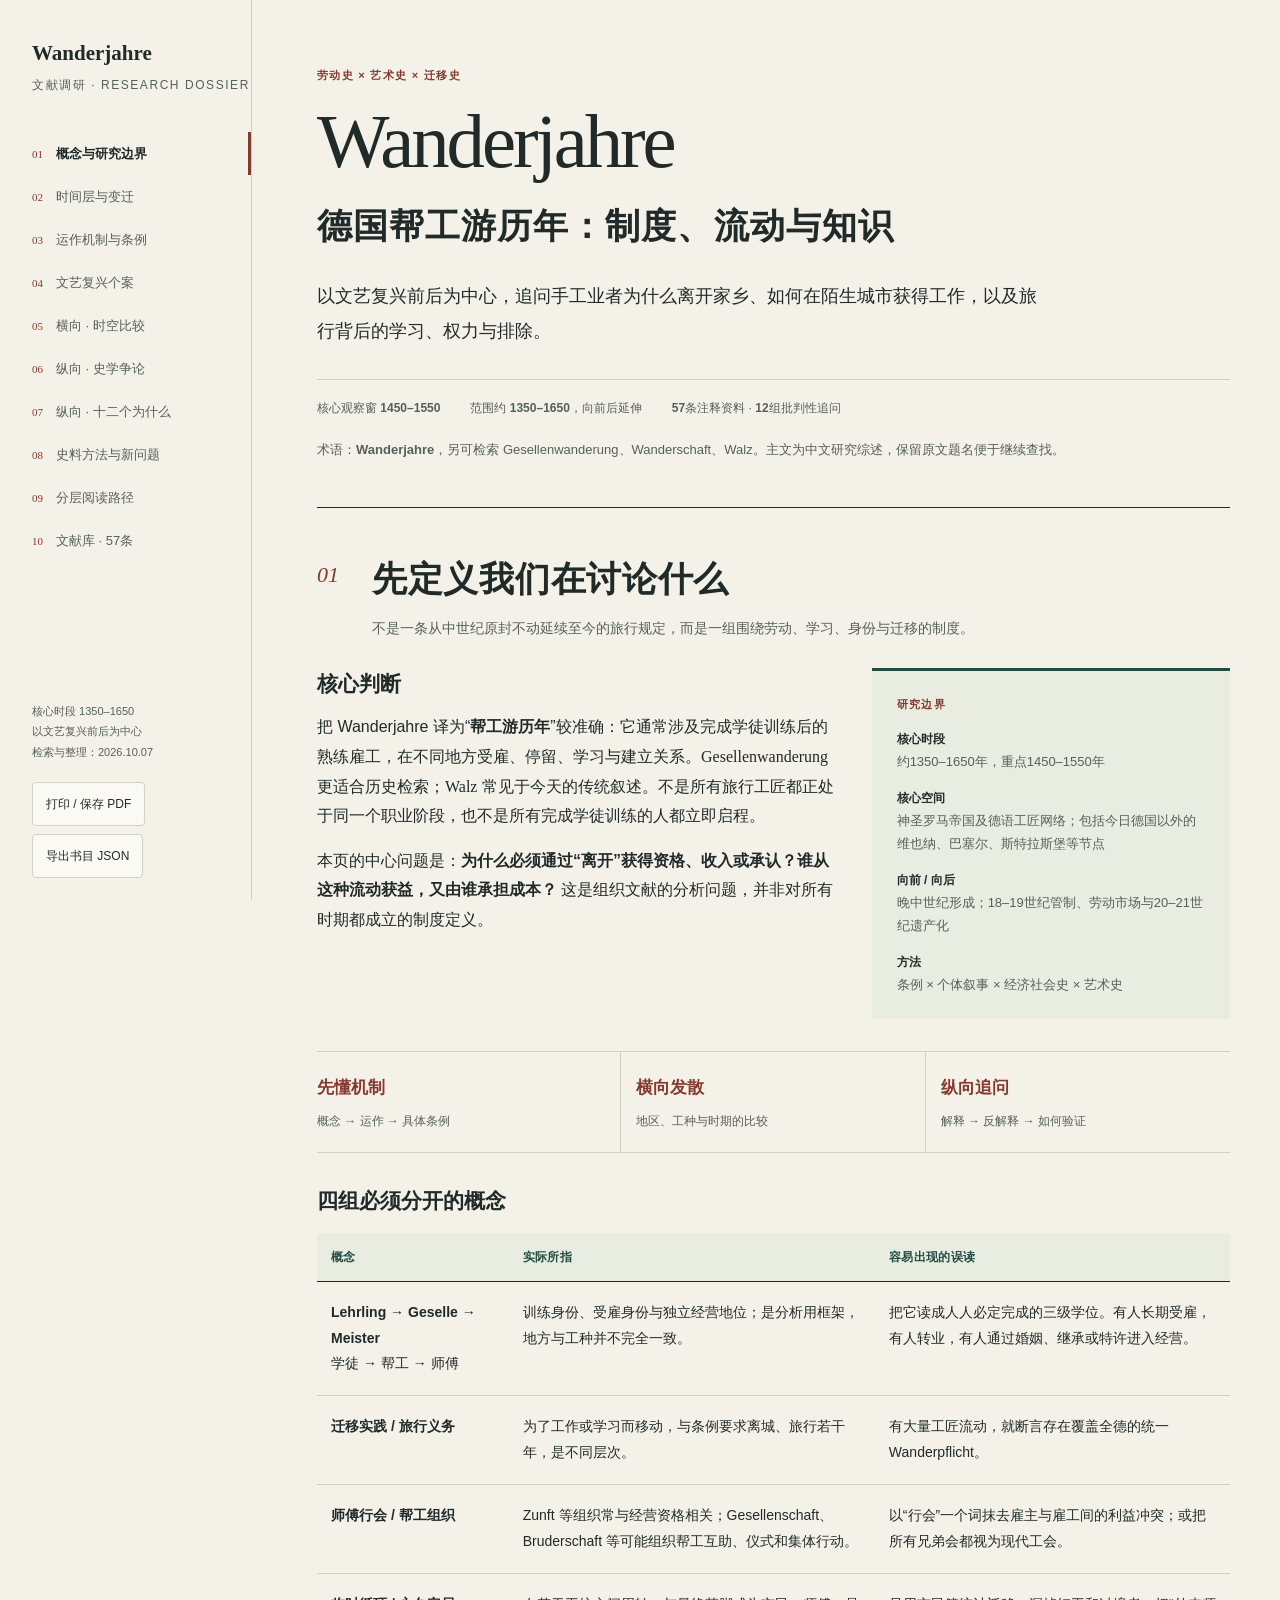
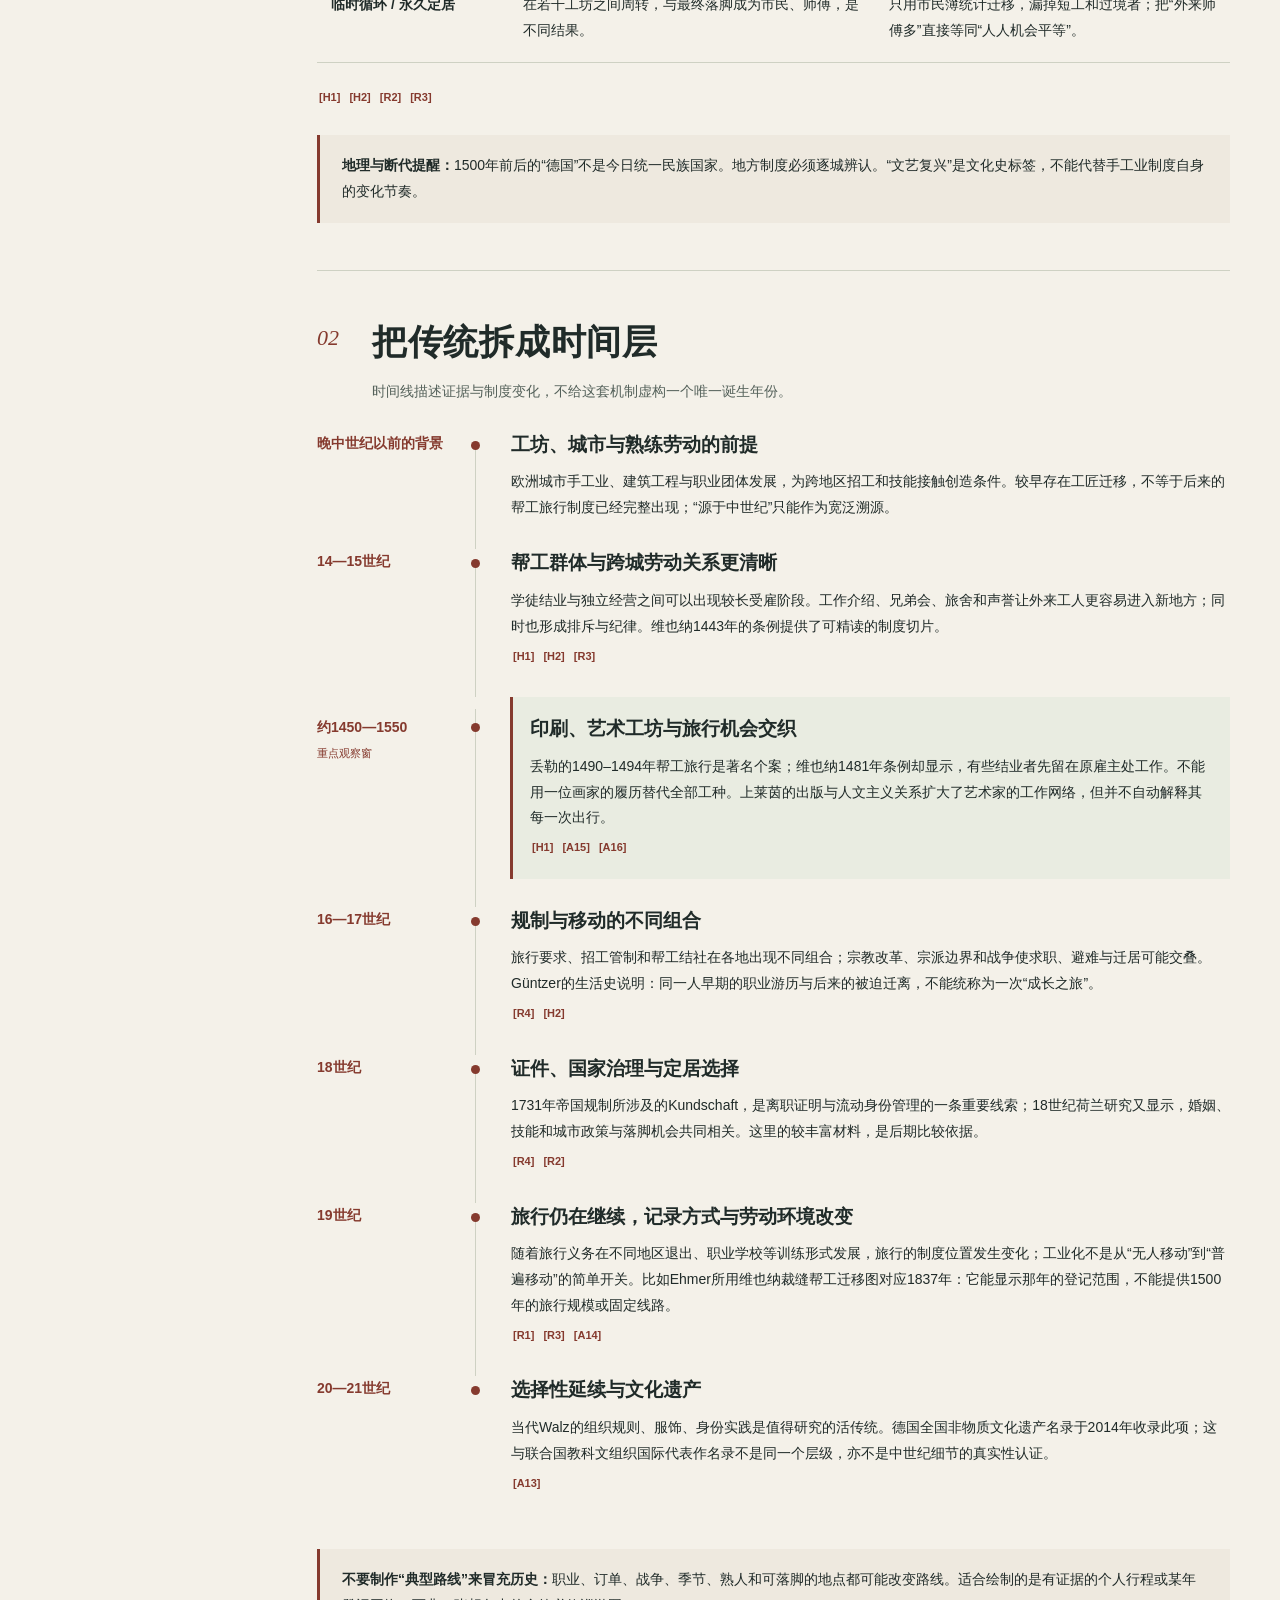
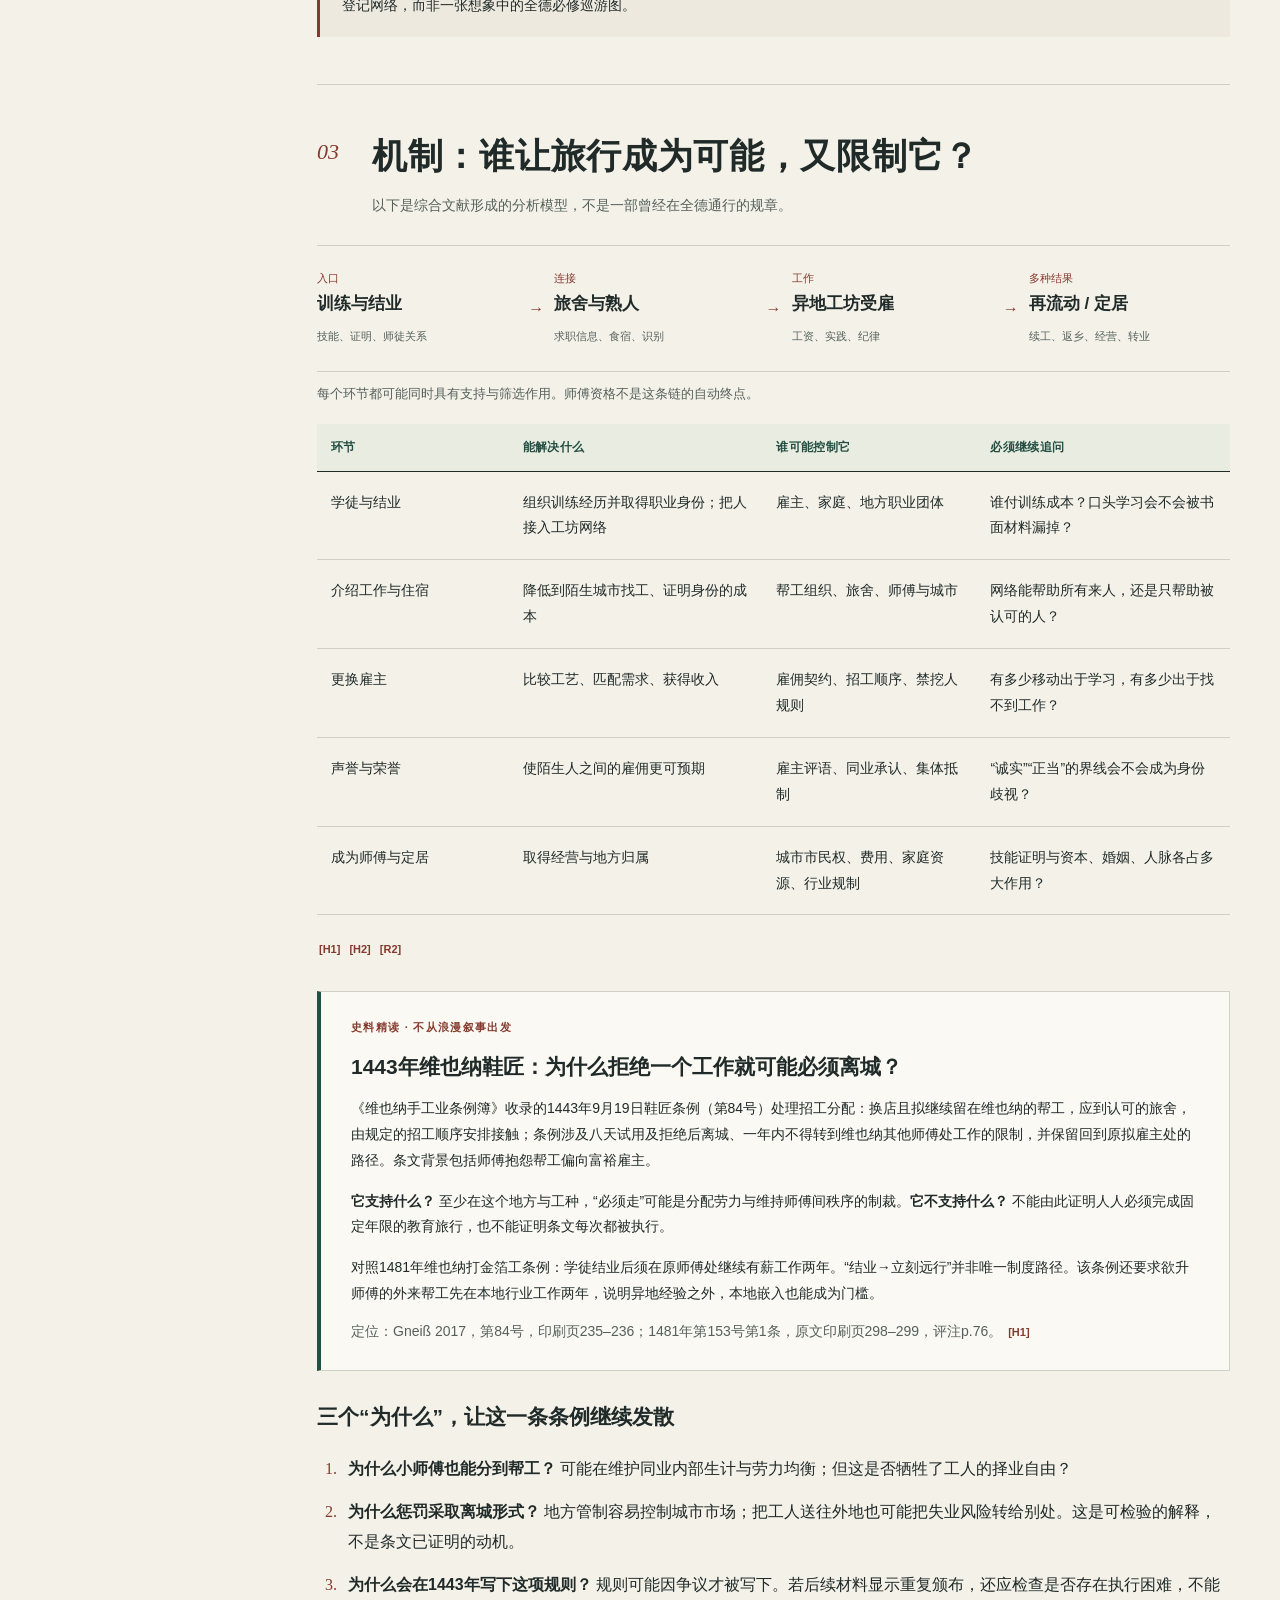
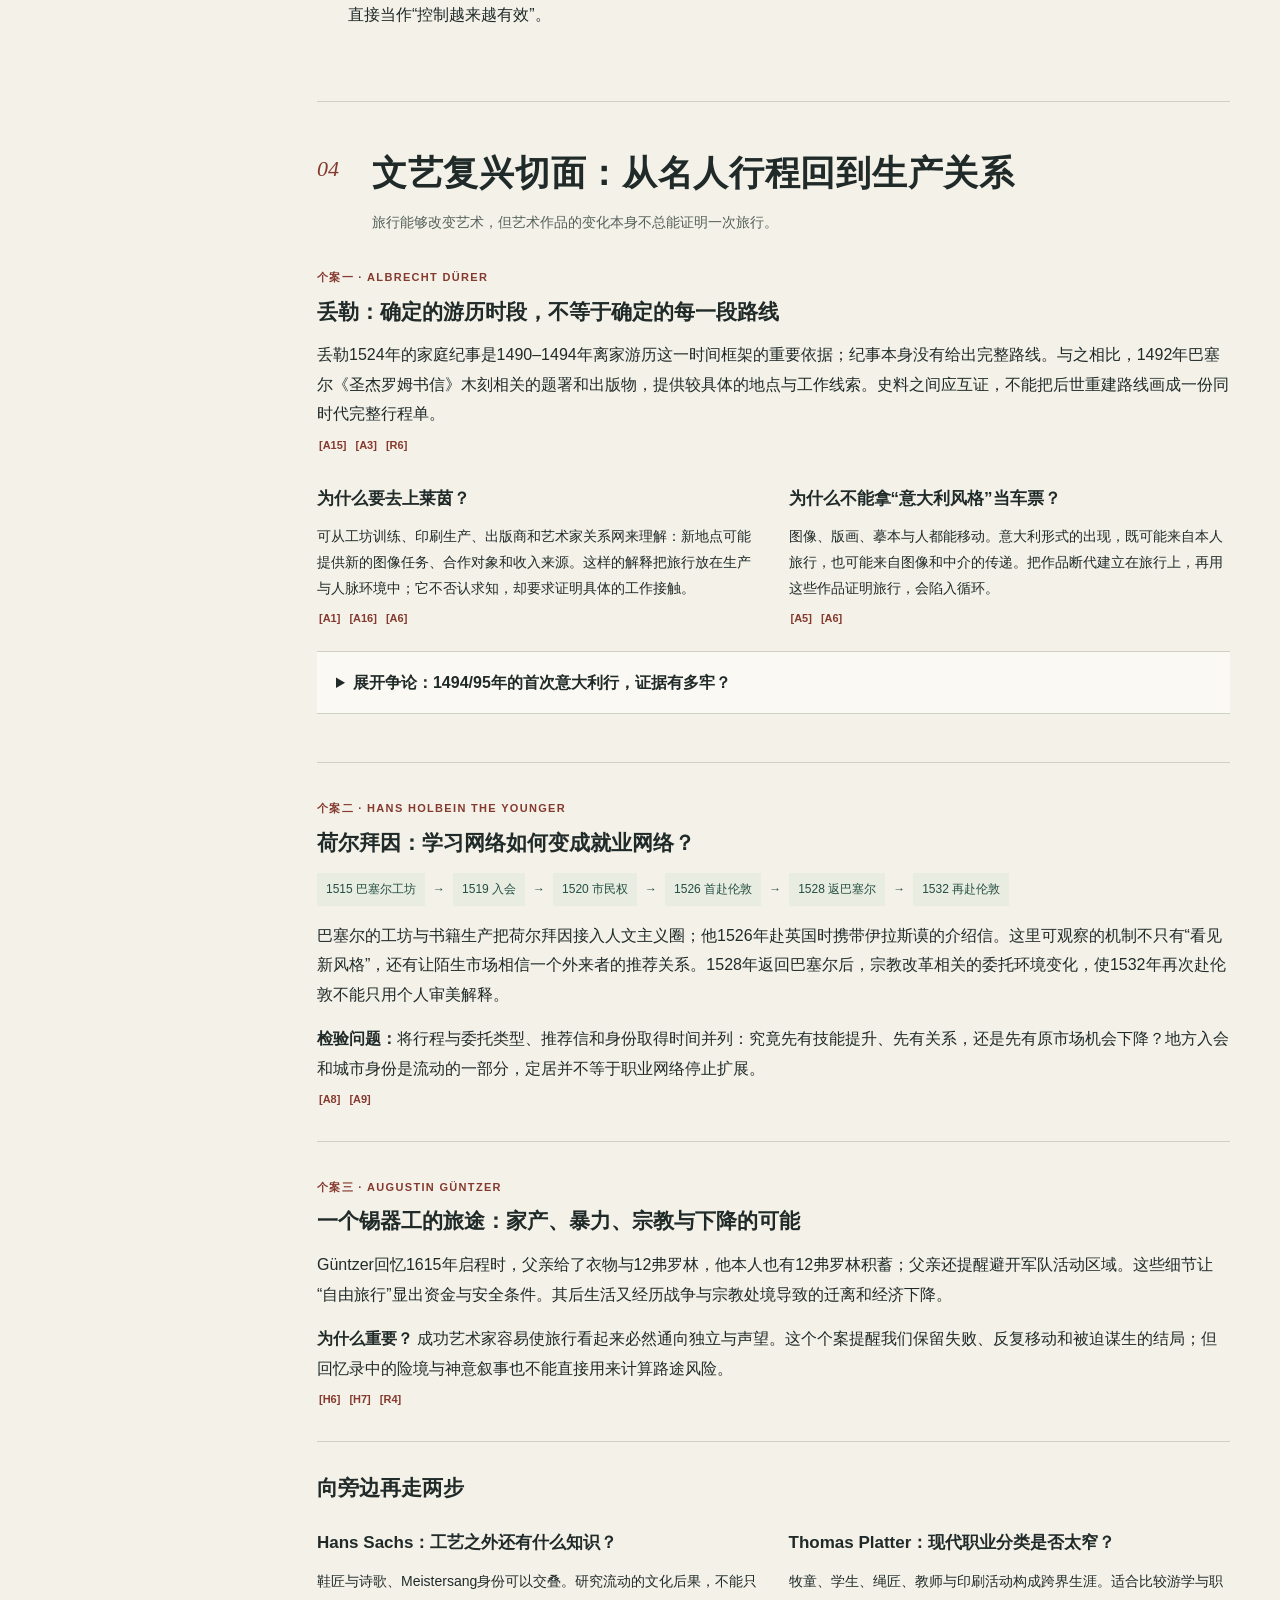
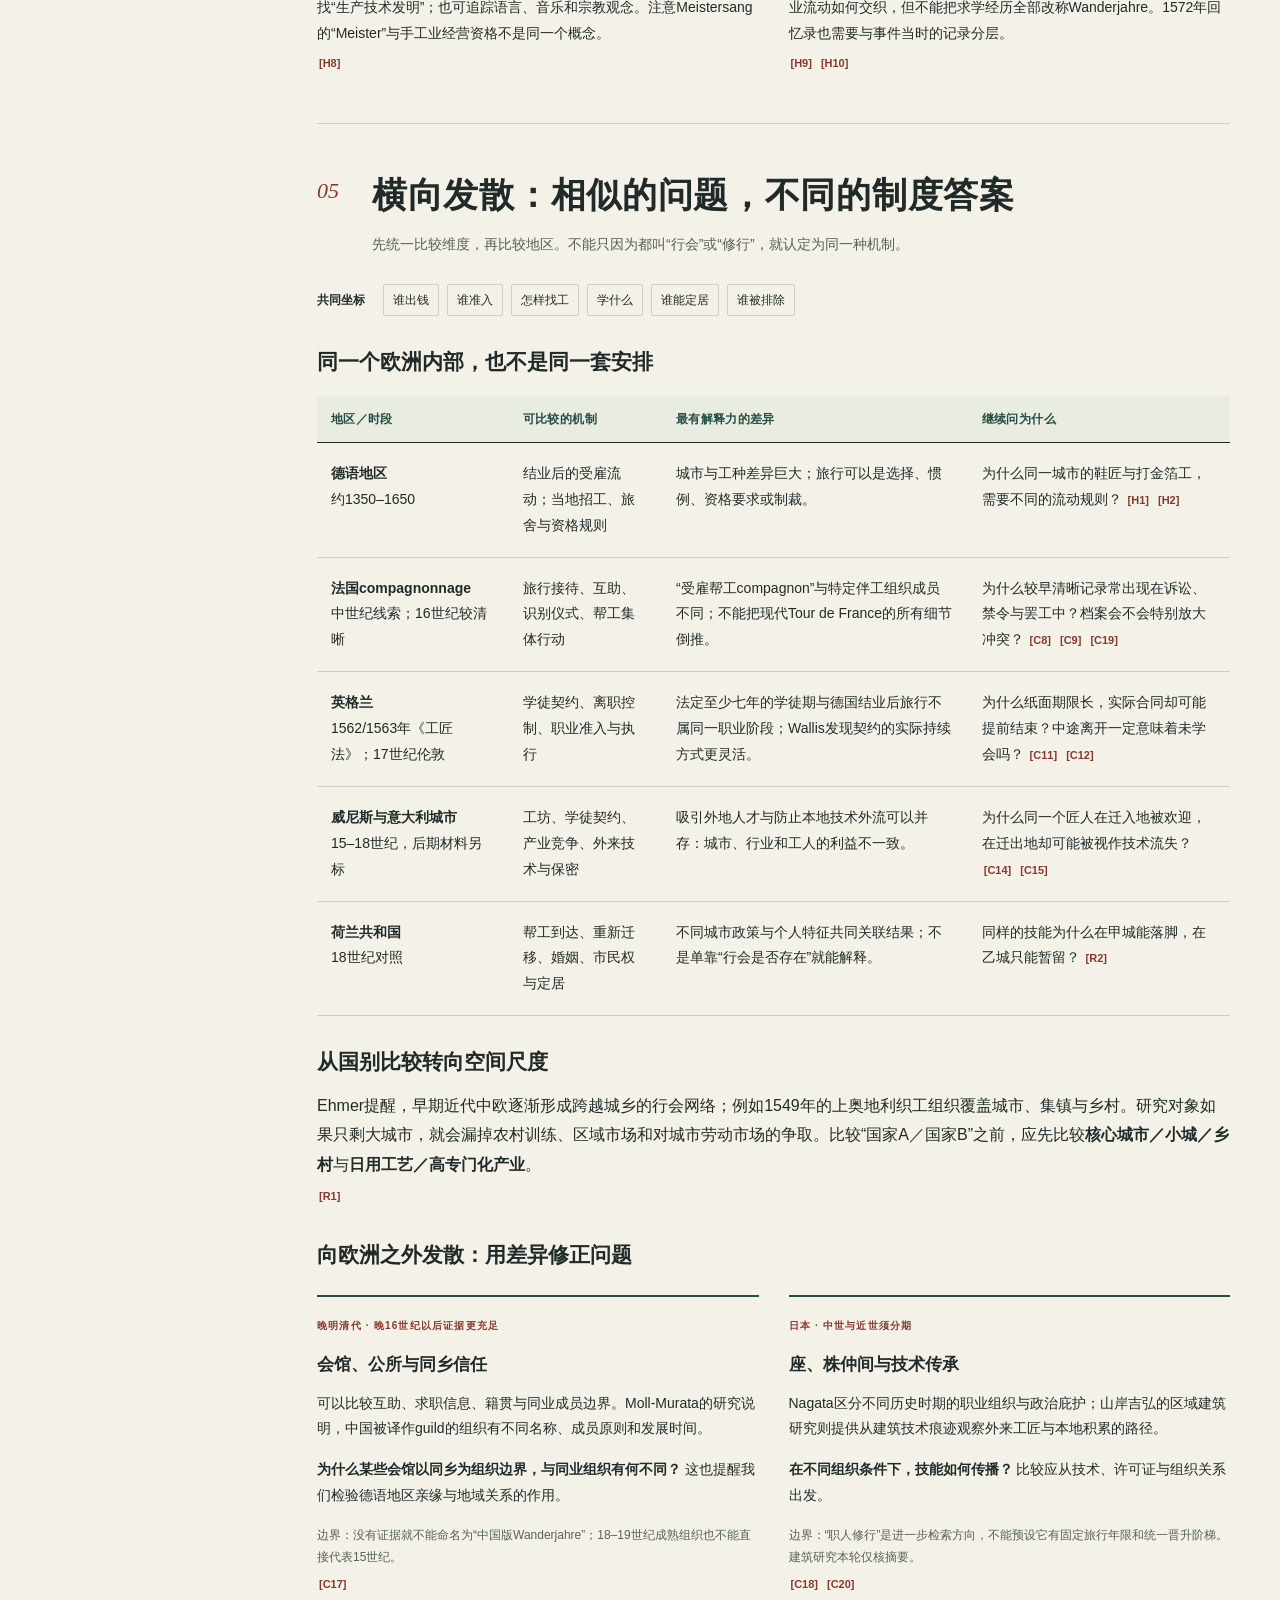
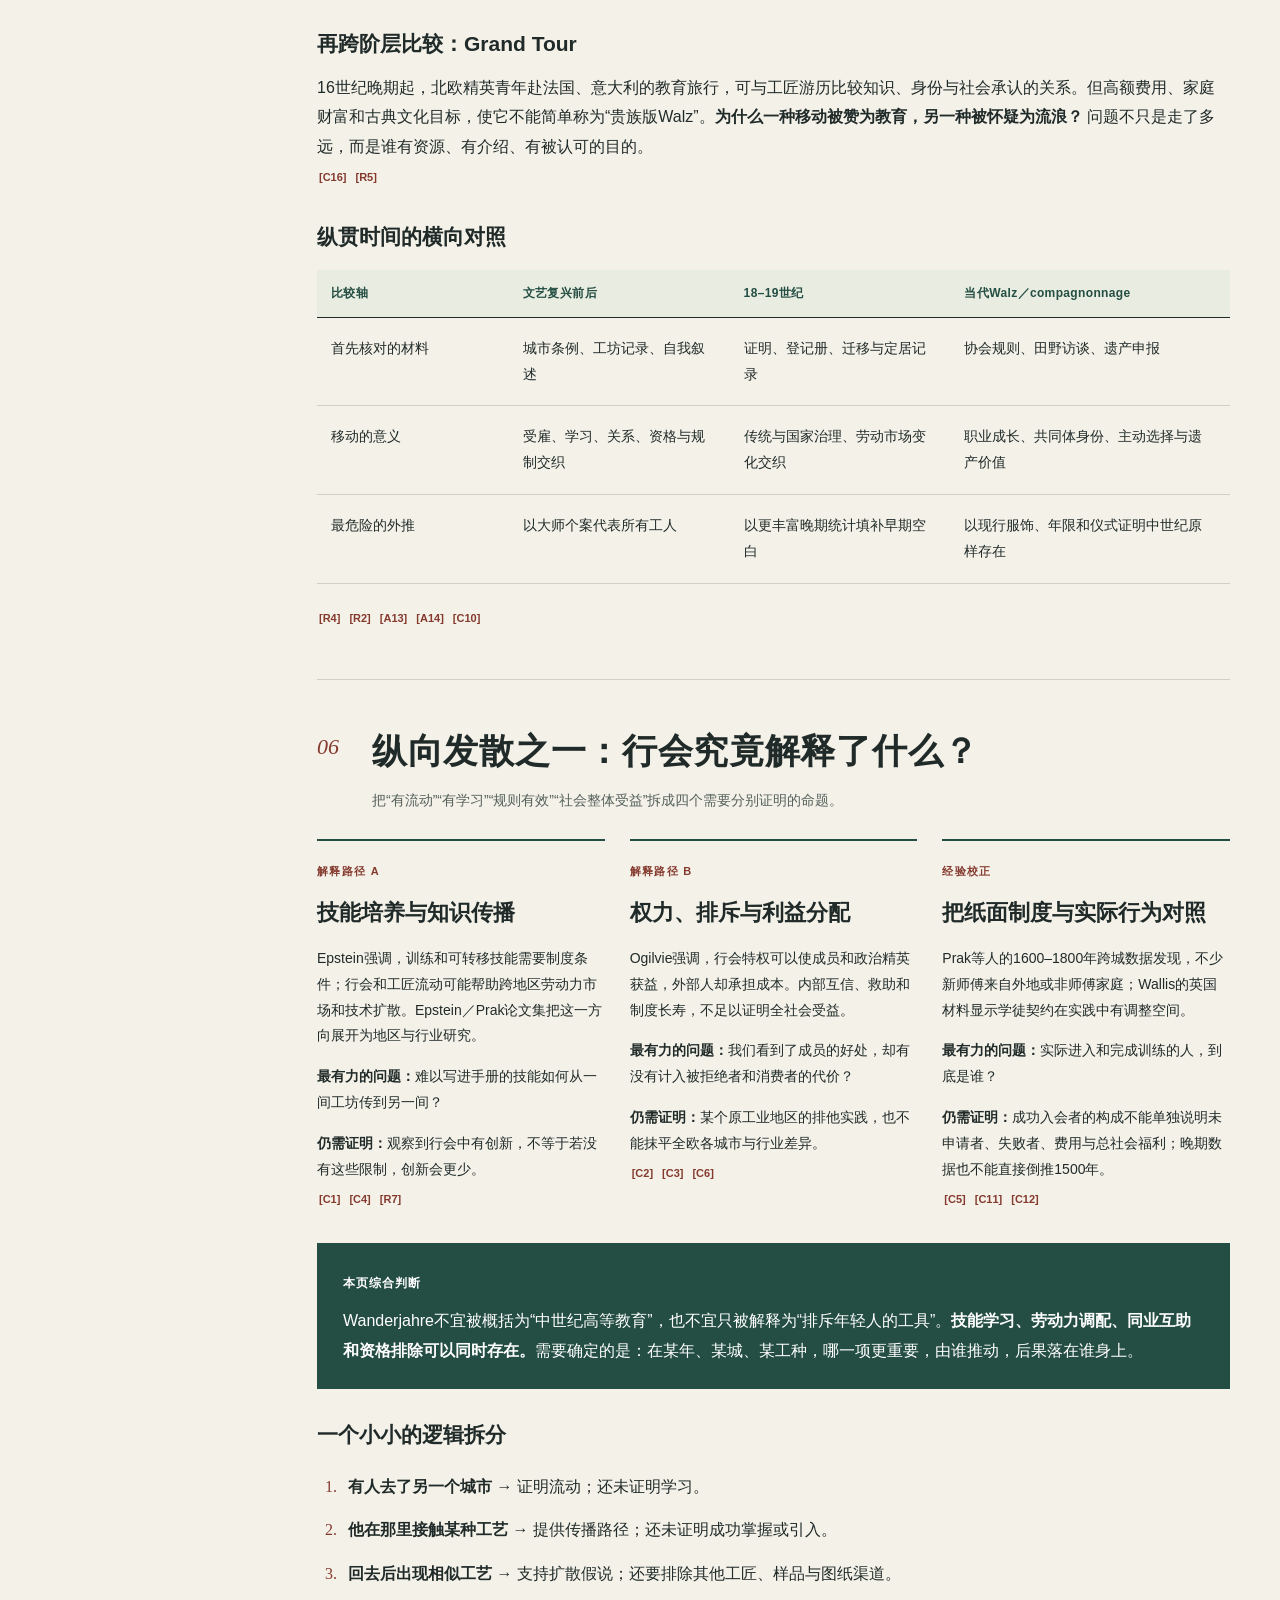
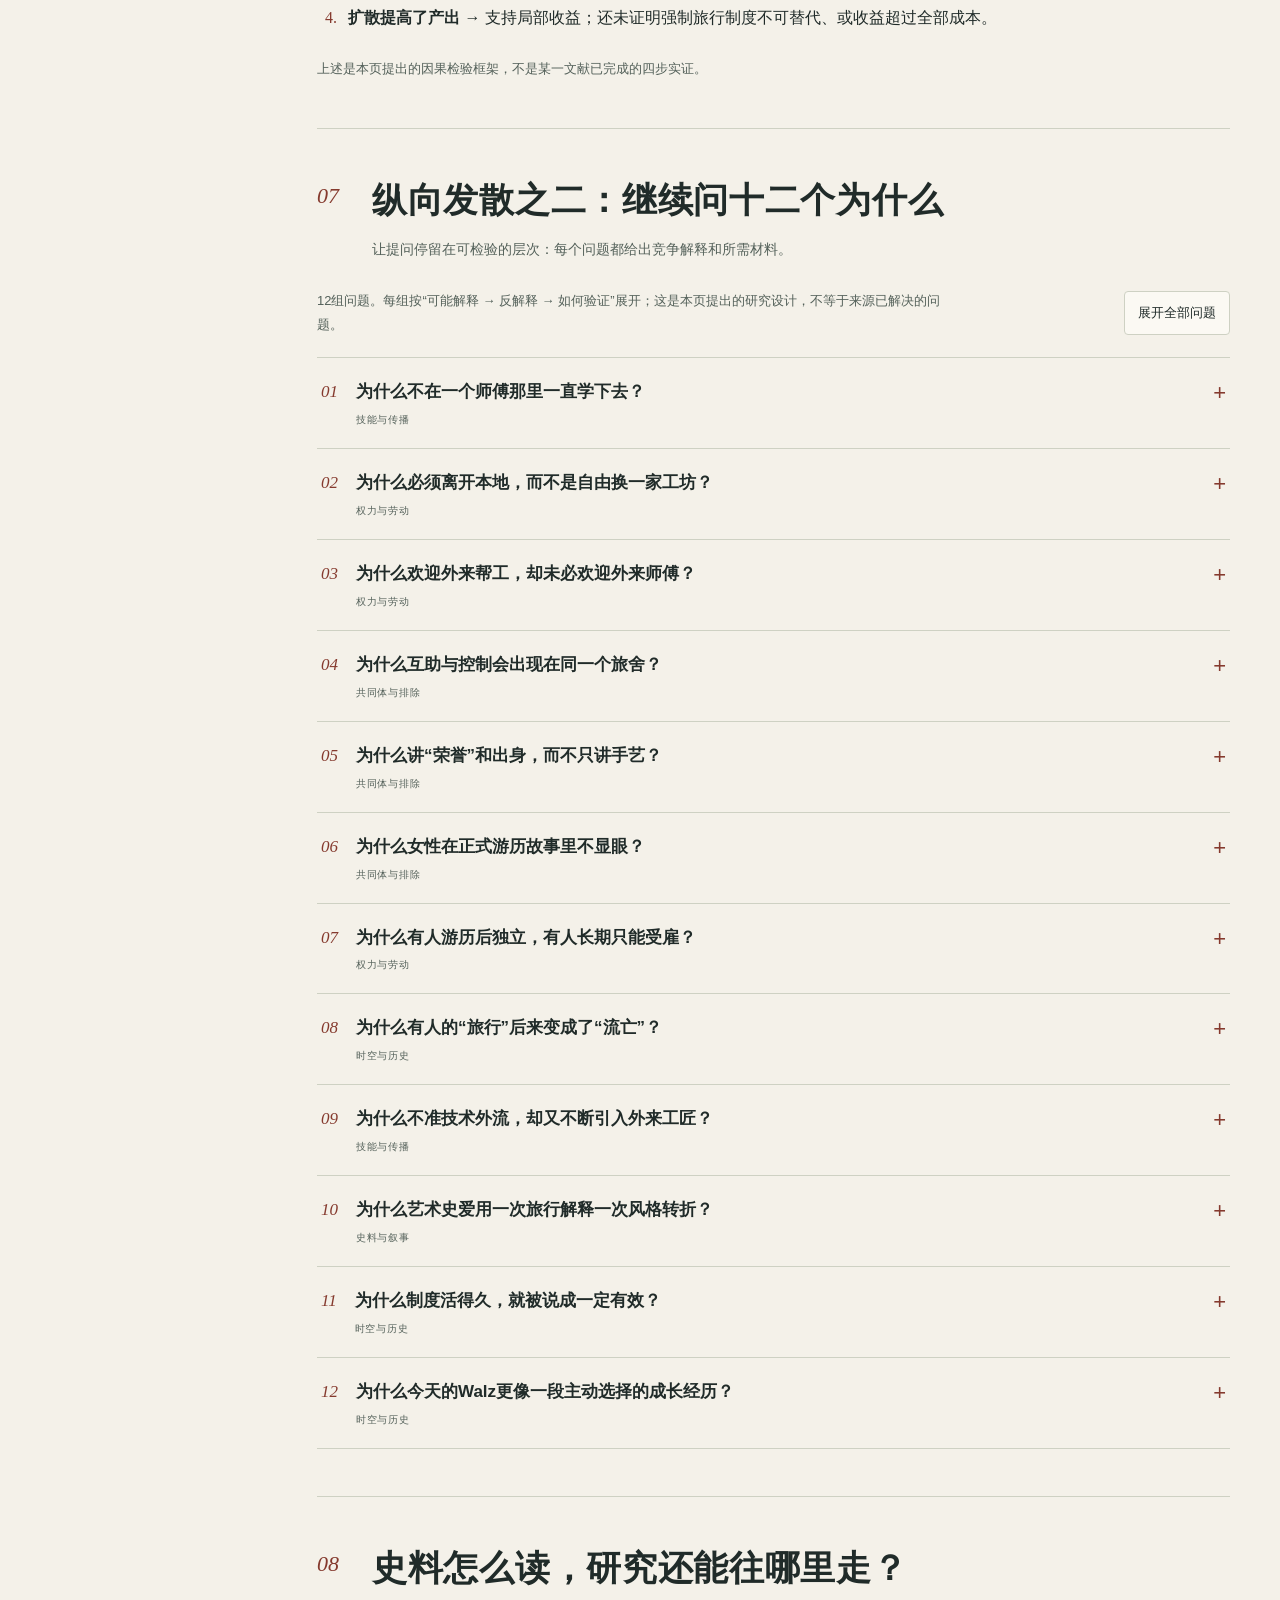
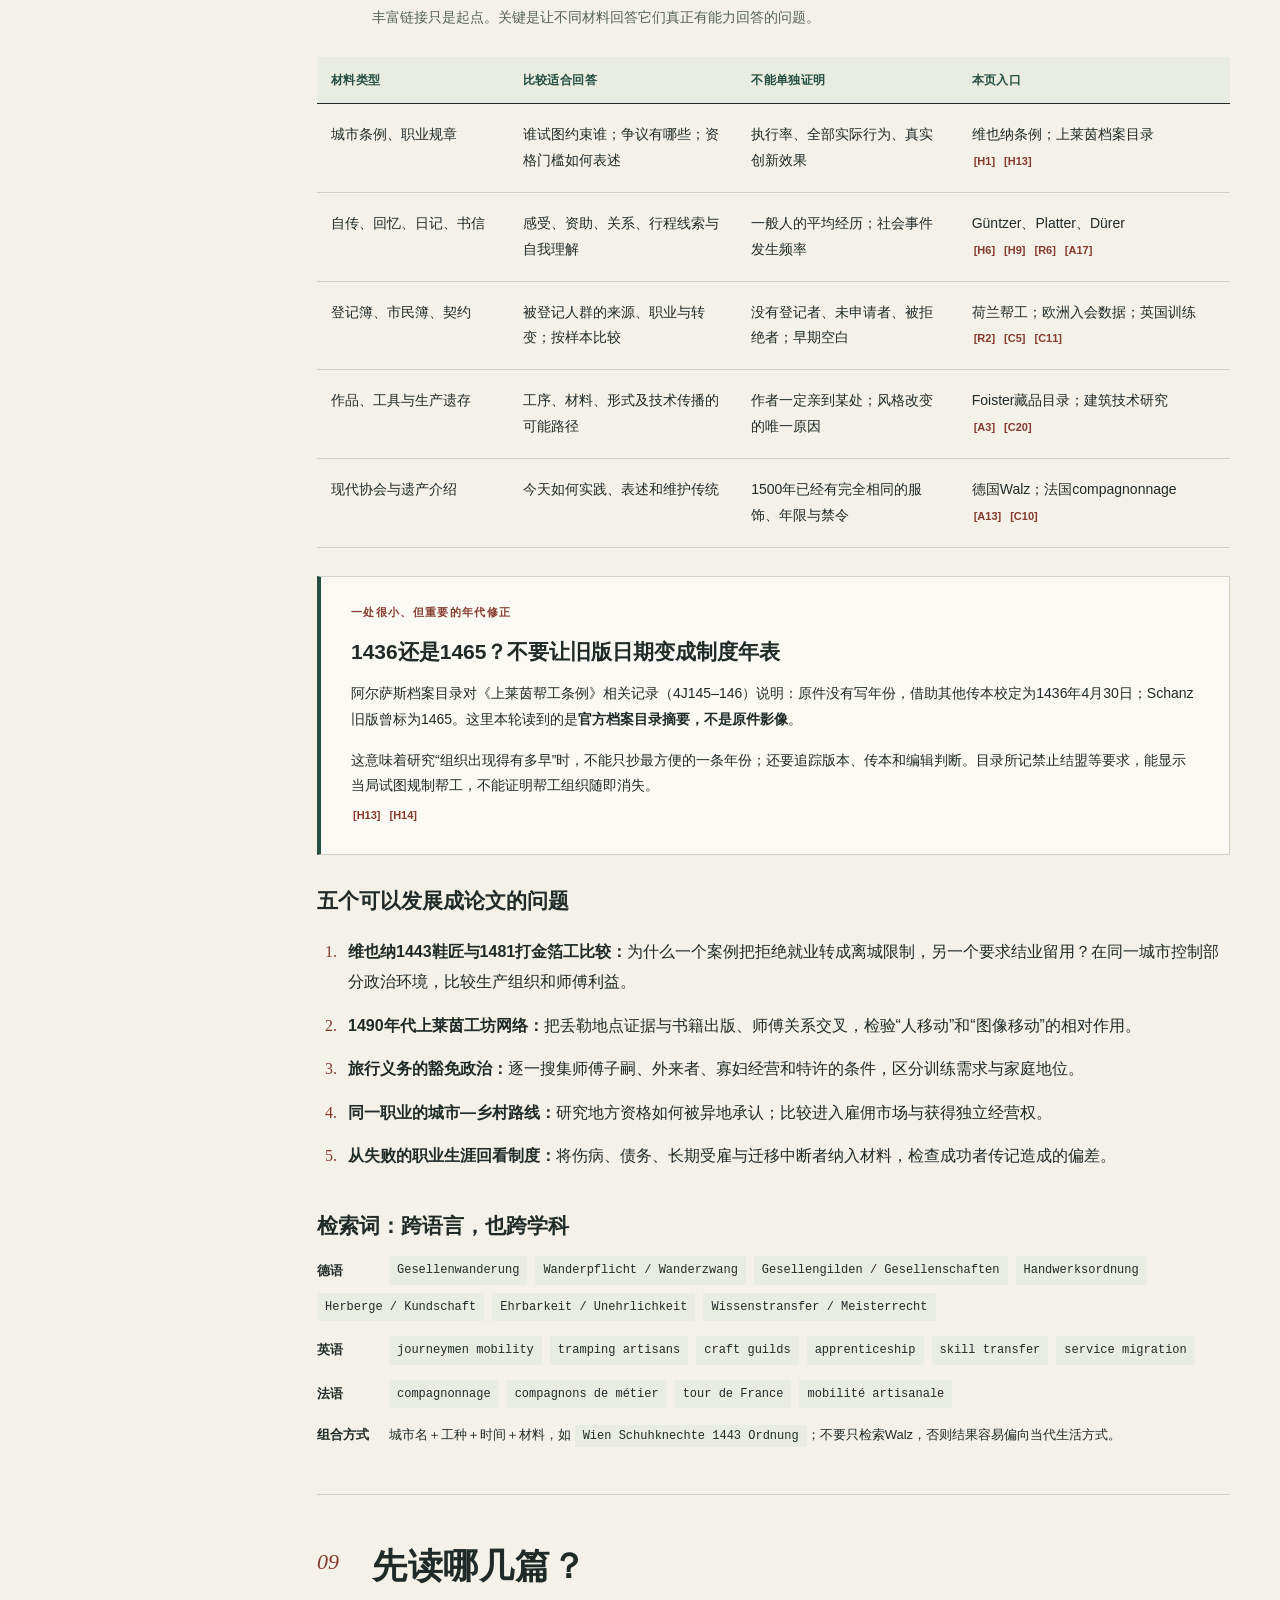
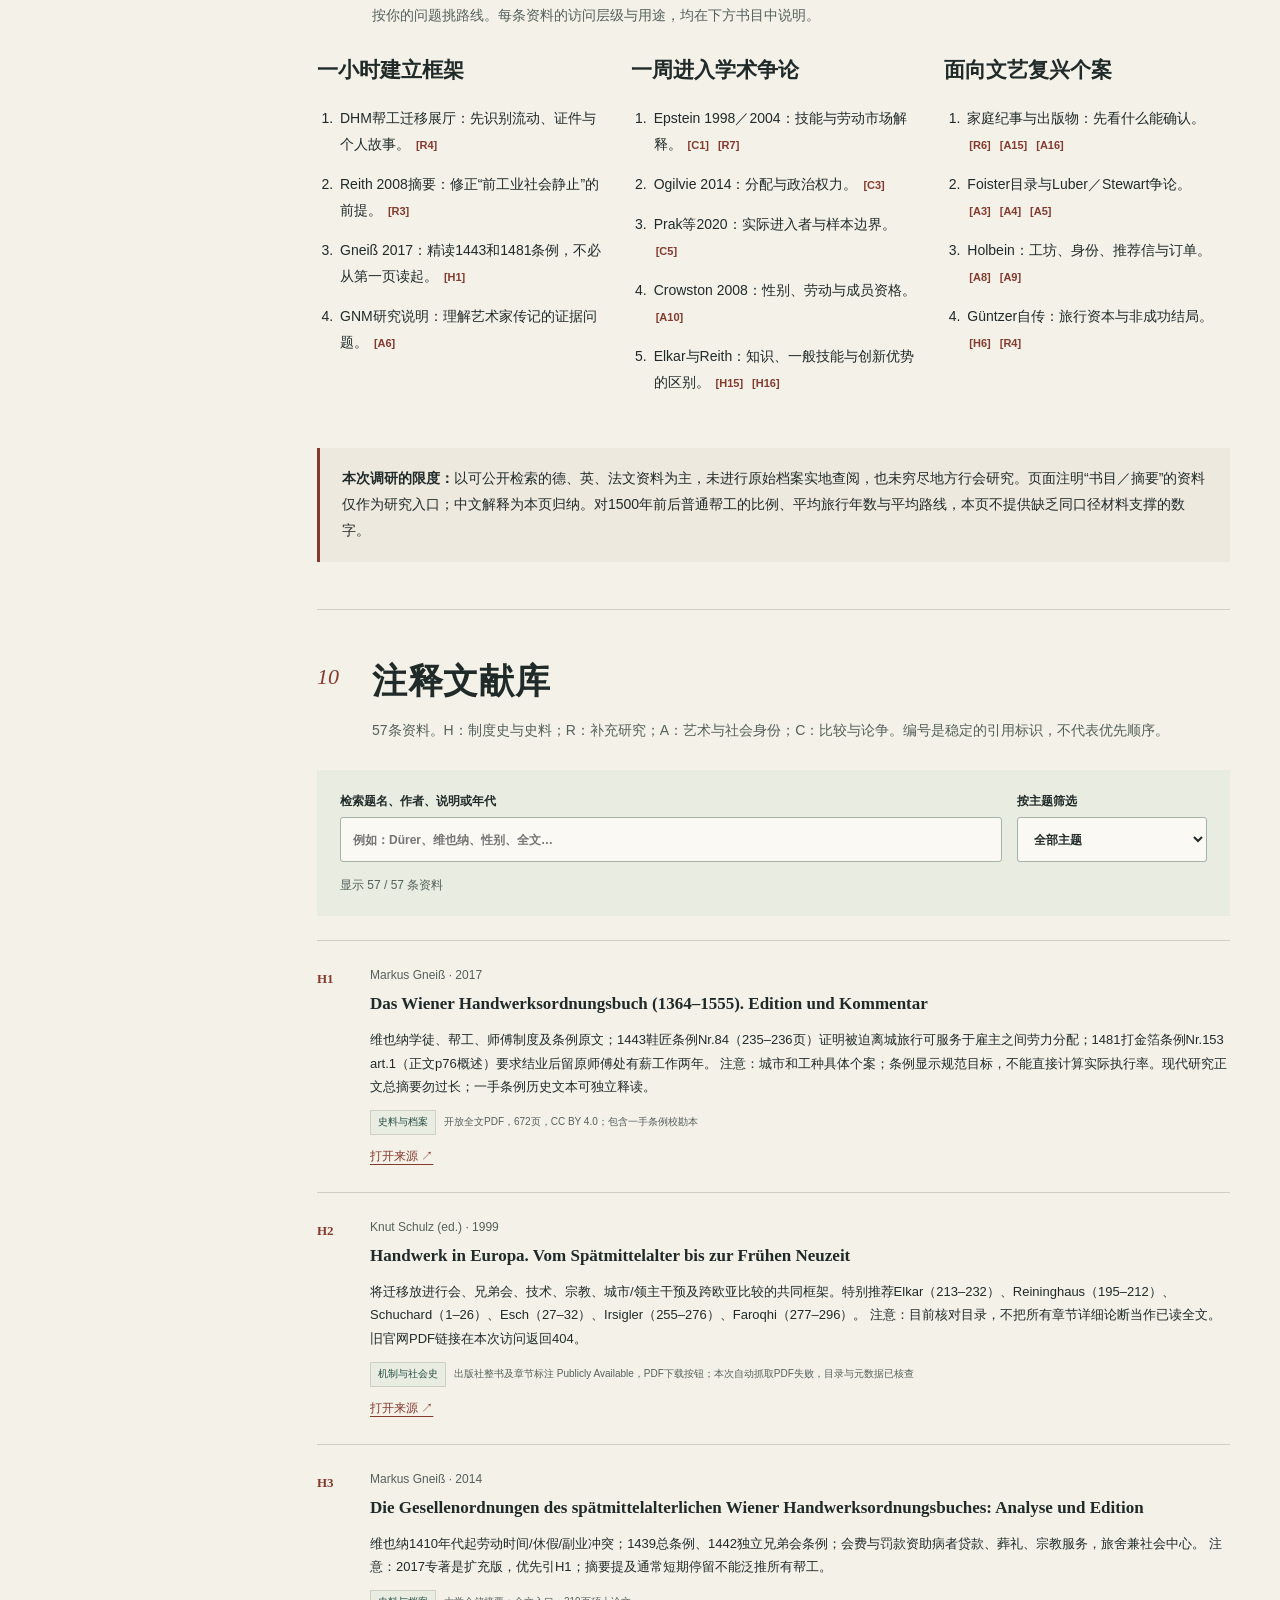
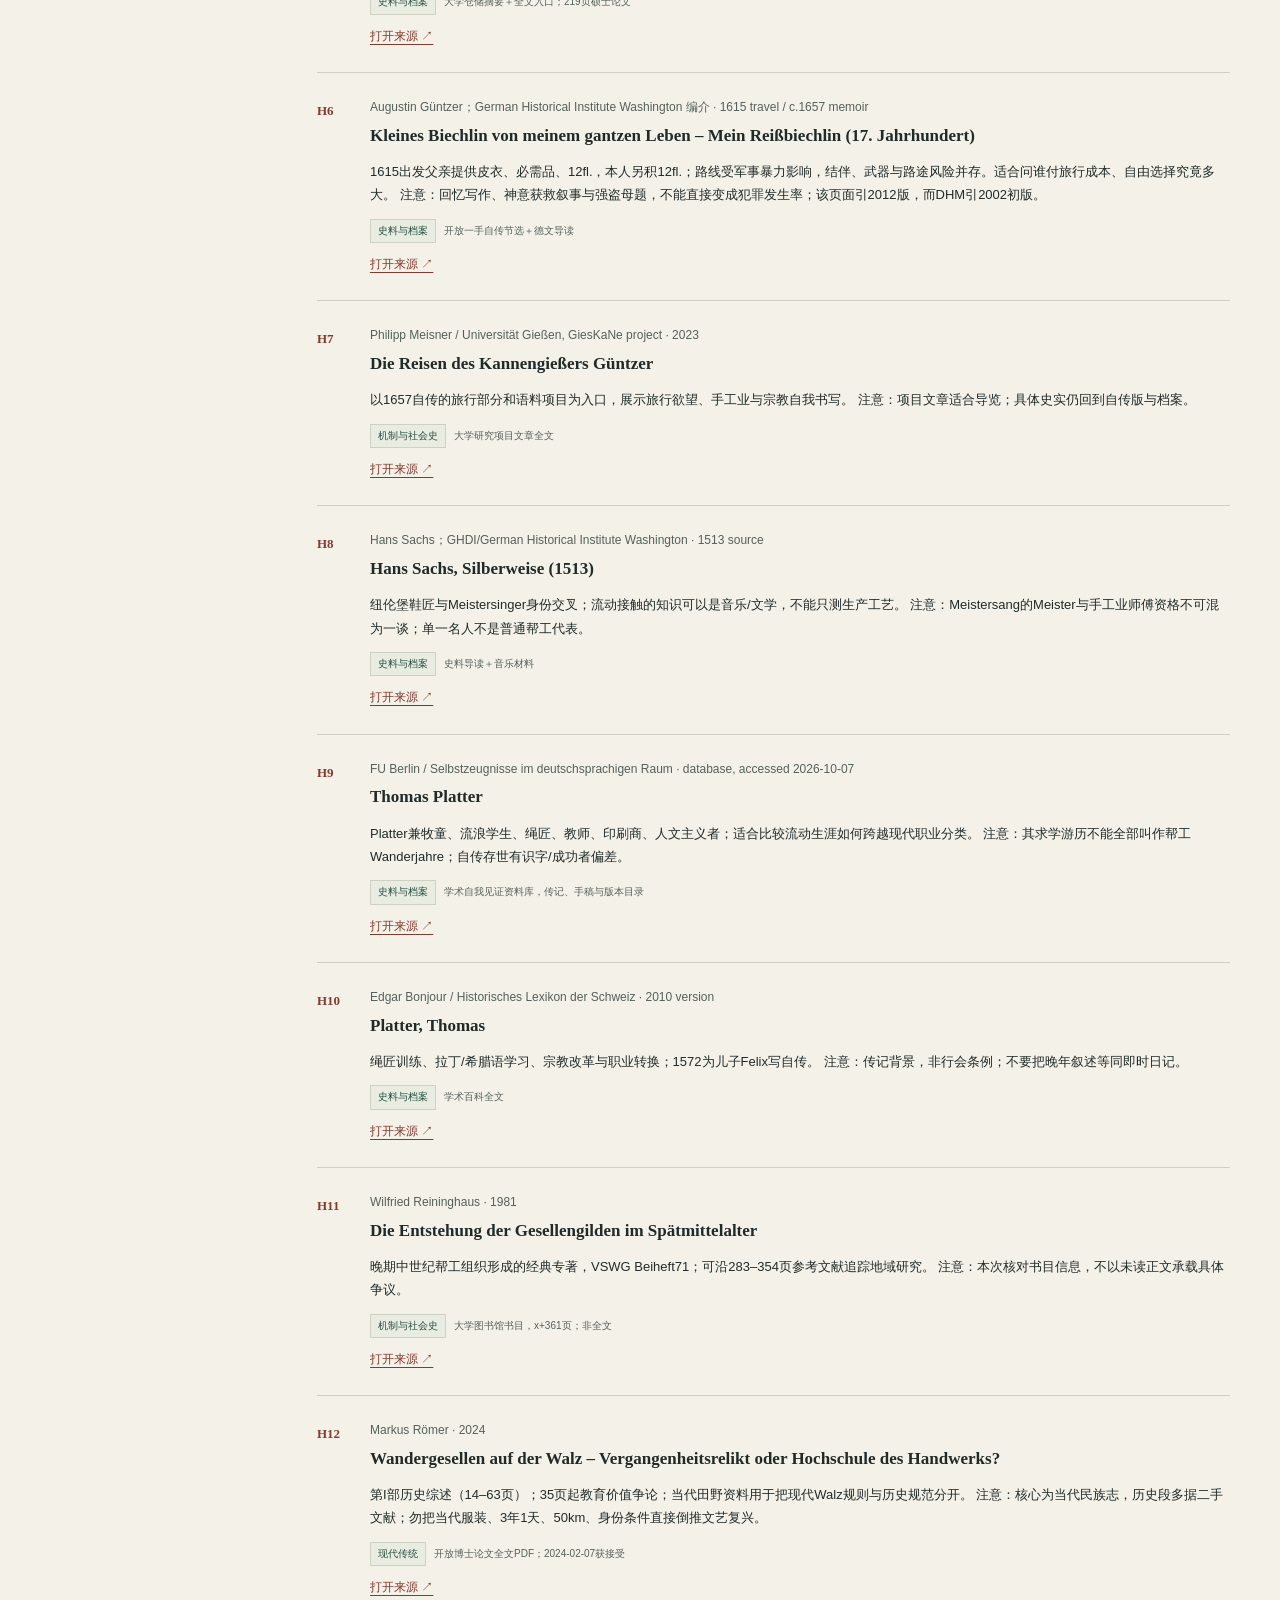
<file: wanderjahre.html>
<!doctype html><html lang="zh-CN"><head><meta charset="utf-8"><meta name="viewport" content="width=device-width,initial-scale=1"><meta name="color-scheme" content="light"><meta name="description" content="德国Wanderjahre帮工游历机制文献调研：1350–1650、文艺复兴、时空比较、批判性问题与注释书目。"><title>Wanderjahre · 帮工游历年文献调研</title><style>:root{--canvas:#f4f1e9;--surface:#fbf9f3;--ink:#202b29;--muted:#54615a;--line:#ced1c3;--accent:#853a2e;--soft:#e9ece1;--forest:#244e43;--focus:#005fc5;--serif:'Songti SC','Noto Serif CJK SC','Source Han Serif SC',STSong,Georgia,serif;--sans:-apple-system,BlinkMacSystemFont,'PingFang SC','Microsoft YaHei',sans-serif}*{box-sizing:border-box}html{scroll-behavior:smooth;scroll-padding-top:30px}body{margin:0;background:var(--canvas);color:var(--ink);font:16px/1.85 var(--sans)}a{color:var(--accent);text-underline-offset:4px;text-decoration-thickness:1px}a:hover{color:var(--forest)}button,input,select{font:inherit}button,select{min-height:44px;border:1px solid var(--line);background:var(--surface);color:var(--ink);border-radius:4px;padding:7px 13px;cursor:pointer}button:hover{border-color:var(--accent);color:var(--accent)}button:focus-visible,a:focus-visible,input:focus-visible,select:focus-visible,summary:focus-visible{outline:3px solid var(--focus);outline-offset:4px}button[aria-pressed=true]{background:var(--forest);color:white}h1,h2,h3,h4,p{margin:0}p+p{margin-top:15px}h2{font:600 clamp(26px,3vw,35px)/1.4 var(--serif);letter-spacing:.02em}h3{font-size:21px;line-height:1.5;margin:30px 0 13px;font-weight:650}h4{font-size:17px;margin:0 0 10px}em{font-style:normal;font-family:Georgia,var(--serif)}strong{font-weight:650}small,.caption,.source-line{color:var(--muted)}.caption{font-size:13px;margin-top:10px}.source-line{font-size:13px;margin:12px 0 0}.skip{position:fixed;top:-100px;left:20px;z-index:50;background:white;padding:12px}.skip:focus{top:10px}.progress{position:fixed;left:0;top:0;height:3px;background:var(--accent);z-index:20;width:0}.shell{max-width:1510px;margin:auto;display:grid;grid-template-columns:220px minmax(0,1fr);gap:65px;padding:0 50px 0 32px}.sidebar{position:sticky;top:0;height:100vh;display:flex;flex-direction:column;overflow:auto;padding:40px 0 22px;border-right:1px solid var(--line)}.brand{font:600 21px/1.3 Georgia,serif;color:var(--ink);text-decoration:none}.brand small{display:block;font:12px var(--sans);letter-spacing:.13em;margin-top:10px}.nav{margin:38px 0 25px}.nav a{display:flex;gap:13px;align-items:center;min-height:43px;padding:6px 16px 6px 0;text-decoration:none;color:var(--muted);font-size:13px;border-right:3px solid transparent}.nav .num{font:11px Georgia,serif;color:var(--accent)}.nav a[aria-current=true]{color:var(--ink);font-weight:700;border-right-color:var(--accent)}.nav a:hover{color:var(--accent)}.side-meta{font-size:11px;color:var(--muted);margin-top:auto;padding-right:20px}.side-actions{display:flex;flex-wrap:wrap;gap:8px;margin:20px 16px 0 0}.side-actions button{font-size:12px}.main{min-width:0}.hero{padding:65px 0 45px;border-bottom:1px solid var(--ink)}.eyebrow{display:block;font-size:11px;text-transform:uppercase;letter-spacing:.12em;color:var(--accent);font-weight:700;margin-bottom:14px}.hero h1{font:500 clamp(44px,6vw,78px)/1.13 Georgia,serif;letter-spacing:-.04em;overflow-wrap:anywhere}.hero h1 span{display:block;font:600 clamp(23px,2.8vw,35px)/1.5 var(--serif);letter-spacing:.03em;margin-top:15px}.hero .deck{max-width:730px;font:18px/1.95 var(--serif);margin-top:25px}.hero-meta{display:flex;flex-wrap:wrap;gap:12px 30px;border-top:1px solid var(--line);margin-top:30px;padding-top:17px;font-size:12px;color:var(--muted)}.intro-note{font-size:13px;margin-top:19px;color:var(--muted)}section{padding:47px 0;border-bottom:1px solid var(--line);scroll-margin-top:22px}.section-heading{display:grid;grid-template-columns:40px 1fr;gap:15px;margin-bottom:26px}.section-number{font:italic 22px Georgia,serif;color:var(--accent);padding-top:7px}.section-intro{font-size:14px;color:var(--muted);margin-top:12px;max-width:810px}.lead-grid{display:grid;grid-template-columns:1.45fr 1fr;gap:35px}.lead-grid h3{margin-top:0}.scope{background:var(--soft);padding:23px 25px;border-top:3px solid var(--forest)}dl,dd{margin:0}dt{font-weight:650}.scope dt{font-size:12px;margin-top:13px}.scope dd{font-size:13px;line-height:1.8;color:var(--muted)}.reading-paths{display:grid;grid-template-columns:repeat(3,1fr);border-top:1px solid var(--line);border-bottom:1px solid var(--line);margin:32px 0}.reading-paths a{display:block;padding:20px 15px;text-decoration:none;border-right:1px solid var(--line)}.reading-paths a:first-child{padding-left:0}.reading-paths a:last-child{border:0}.reading-paths b{font-size:17px}.reading-paths span{display:block;font-size:12px;color:var(--muted);margin-top:6px}.table-wrap{overflow:auto;max-width:100%;margin:18px 0;overscroll-behavior-x:contain}table{border-collapse:collapse;width:100%;font-size:14px;text-align:left;line-height:1.85}th{font-size:12px;letter-spacing:.03em;background:var(--soft);padding:12px 14px;border-bottom:1px solid var(--ink);color:var(--forest);font-weight:650}td{padding:18px 14px;border-bottom:1px solid var(--line);vertical-align:top}td:first-child{min-width:140px;width:21%}td p{margin:0}.cites{display:inline-flex;flex-wrap:wrap;gap:5px;vertical-align:baseline}.cite{font:600 11px/1.5 var(--sans);text-decoration:none;padding:3px 2px}.cite:hover{background:var(--soft)}.note{margin-top:25px;border-left:3px solid var(--accent);background:#eee9df;padding:18px 22px;font-size:14px}.timeline{list-style:none;padding:0;margin:0}.timeline li{display:grid;grid-template-columns:155px 1fr;gap:22px;position:relative;padding:0 0 28px}.timeline li:before{content:'';position:absolute;left:158px;top:12px;bottom:0;border-left:1px solid var(--line)}.timeline li:after{content:'';position:absolute;left:154px;top:10px;width:9px;height:9px;background:var(--accent);border-radius:50%}.timeline li:last-child:before{bottom:calc(100% - 13px)}.timeline li>div:nth-child(2){padding-left:17px}.timeline h3{margin:0 0 10px;font-size:19px}.timeline p{font-size:14px}.date{font:600 14px/1.8 var(--sans);color:var(--accent)}.date span{font-size:11px;font-weight:400}.focus-era>div:nth-child(2){border-left:3px solid var(--accent);padding:18px 22px;background:var(--soft);margin-left:16px}.focus-era .date{padding-top:18px}.focus-era:after{top:26px!important}.mechanism{display:flex;align-items:center;gap:10px;padding:22px 0;border-top:1px solid var(--line);border-bottom:1px solid var(--line)}.mechanism>div{flex:1}.mechanism small{display:block;font-size:11px;color:var(--accent)}.mechanism strong{display:block;font-size:17px}.mechanism span{font-size:11px;color:var(--muted)}.mechanism>b{font-weight:400;color:var(--accent)}.document-study{border:1px solid var(--line);border-left:4px solid var(--forest);padding:25px 30px;margin:28px 0;background:var(--surface)}.document-study h3{margin-top:0}.document-study p{font-size:14px}.numbered{padding-left:24px}.numbered li{padding:5px 0 9px 7px}.numbered li::marker{color:var(--accent);font-family:Georgia,serif}.case{padding:5px 0 28px;border-bottom:1px solid var(--line);margin-bottom:30px}.case>.eyebrow{margin-bottom:8px}.case h3{margin-top:0}.two-col{display:grid;grid-template-columns:1fr 1fr;gap:30px;margin-top:24px}.two-col p{font-size:14px}.essay{border-top:1px solid var(--line);border-bottom:1px solid var(--line);margin:20px 0;background:var(--surface)}summary{cursor:pointer;font-weight:600;line-height:1.7;padding:17px 19px;min-height:48px}.detail-body{padding:0 22px 22px}.detail-body p{font-size:14px}.route{display:flex;flex-wrap:wrap;align-items:center;gap:8px;font-size:12px;color:var(--forest);margin:15px 0}.route span{background:var(--soft);padding:5px 9px}.route b{font-weight:400}.comparison-key{display:flex;gap:8px;flex-wrap:wrap;font-size:12px;align-items:center}.comparison-key>b{margin-right:10px}.comparison-key span{padding:4px 9px;border:1px solid var(--line);border-radius:2px}.comparison-card{border-top:2px solid var(--forest);padding-top:20px}.comparison-card .eyebrow{font-size:10px}.limit{font-size:12px!important;color:var(--muted)}.debate-grid{display:grid;grid-template-columns:repeat(3,1fr);gap:25px}.debate-grid article{border-top:2px solid var(--forest);padding-top:20px}.debate-grid h3{margin:0 0 17px;font:600 22px/1.5 var(--serif)}.debate-grid p{font-size:14px}.argument{padding:24px 26px;margin:30px 0;background:var(--forest);color:#fff}.argument b{font-size:12px;letter-spacing:.08em}.argument p{margin-top:10px;font-size:16px}.question-toolbar{display:flex;align-items:center;justify-content:space-between;gap:25px;margin-bottom:20px}.question-toolbar p{font-size:13px;color:var(--muted);max-width:640px}.question-toolbar button{white-space:nowrap;font-size:13px}.why{border-top:1px solid var(--line)}.why:last-child{border-bottom:1px solid var(--line)}.why summary{display:flex;gap:18px;padding:20px 4px;font-size:17px;align-items:start;list-style:none}.why summary::-webkit-details-marker{display:none}.why summary:after{content:'+';margin-left:auto;color:var(--accent);font-size:22px;line-height:1.4;font-weight:400}.why[open] summary:after{content:'−'}.qno{font:italic 17px/1.7 Georgia,serif;color:var(--accent)}.why summary small{display:block;font-size:10px;letter-spacing:.07em;color:var(--muted);font-weight:400;margin-top:4px}.why[open]{background:var(--surface)}.why .detail-body{padding-left:42px}.why-grid{display:grid;grid-template-columns:repeat(3,1fr);gap:24px}.why-grid dt{color:var(--forest);font-size:12px;margin-bottom:9px}.why-grid dd{font-size:14px}.keywords{margin-top:15px;font-size:13px}.keywords p{display:flex;gap:8px;flex-wrap:wrap;align-items:center}.keywords b{min-width:64px}.keywords code{font:12px/1.7 ui-monospace,monospace;padding:4px 8px;background:var(--soft);overflow-wrap:anywhere}.reading-lists{display:grid;grid-template-columns:repeat(3,1fr);gap:28px}.reading-lists h3{margin:0 0 20px;font:600 21px/1.5 var(--serif)}.reading-lists ol{padding-left:20px;font-size:14px}.reading-lists li{padding:0 0 14px 3px}.bibliography-tools{background:var(--soft);padding:20px 23px;margin-bottom:24px}.filter-row{display:grid;grid-template-columns:minmax(150px,1fr) 190px;gap:15px}.filter-row label{font-size:12px;font-weight:650}.filter-row input,.filter-row select{display:block;width:100%;height:45px;margin-top:5px;padding:9px 12px;border:1px solid #a7b1a5;border-radius:3px;background:var(--surface)}.source-count{font-size:12px;margin-top:12px;color:var(--muted)}.bibliography{list-style:none;padding:0;margin:0}.reference{display:grid;grid-template-columns:43px minmax(0,1fr);gap:10px;border-top:1px solid var(--line);padding:25px 0;scroll-margin-top:35px}.reference:target{background:#e7ecd9;outline:2px solid var(--forest);outline-offset:9px}.reference .ref-id{font:600 13px/1.7 Georgia,serif;color:var(--accent);padding-top:2px}.reference h3{margin:4px 0 10px;font:600 17px/1.65 var(--serif);overflow-wrap:anywhere}.reference h3 a{color:var(--ink);text-decoration:none}.reference h3 a:hover{text-decoration:underline;color:var(--accent)}.ref-author{font-size:12px;color:var(--muted);line-height:1.65}.reference p{font-size:13px;line-height:1.8;margin:7px 0}.ref-meta{display:flex;flex-wrap:wrap;align-items:center;gap:8px;font-size:10px;margin-top:12px}.tag{padding:2px 7px;background:var(--soft);color:var(--forest);border:1px solid var(--line)}.access{color:var(--muted)}.ref-links{display:flex;flex-wrap:wrap;gap:15px;margin-top:10px;font-size:12px}.back-link{display:none}.reference.has-back .back-link{display:inline}.empty{padding:30px;text-align:center;color:var(--muted);border:1px solid var(--line)}.footer{padding:40px 0 60px;color:var(--muted);font-size:12px}.footer a{white-space:nowrap}.sr-only{position:absolute;width:1px;height:1px;padding:0;margin:-1px;overflow:hidden;clip:rect(0,0,0,0);white-space:nowrap;border:0}[hidden]{display:none!important}
@media(min-width:1500px){.shell{gap:75px}}@media(max-width:1150px){.shell{grid-template-columns:185px minmax(0,1fr);gap:35px;padding:0 30px 0 22px}.sidebar{padding-top:32px}.brand{font-size:19px}.hero{padding-top:45px}.lead-grid{grid-template-columns:1fr}.scope dl{display:grid;grid-template-columns:100px 1fr;gap:8px 16px}.scope dt{margin:0}.scope .eyebrow{margin-bottom:18px}.debate-grid{grid-template-columns:1fr}.debate-grid article{padding:20px 0 7px}.reading-lists{grid-template-columns:1fr}.reading-lists ol{columns:2;column-gap:35px}.reading-lists li{break-inside:avoid}}
@media(max-width:780px){html{scroll-padding-top:95px}.shell{display:block;padding:0 23px}.sidebar{height:auto;position:sticky;top:0;z-index:10;padding:12px 0 0;border:0;border-bottom:1px solid var(--line);background:var(--canvas);overflow:visible}.brand{font-size:16px}.brand small{display:inline;font-size:10px;letter-spacing:.04em;margin-left:12px}.nav{display:flex;overflow:auto;margin:5px -23px 0;padding:0 17px;scrollbar-width:none}.nav a{white-space:nowrap;padding:10px 8px;font-size:11px;min-height:42px;border:0;border-bottom:2px solid transparent;gap:5px}.nav a[aria-current=true]{border-bottom-color:var(--accent)}.nav .num{font-size:10px}.side-meta,.side-actions{display:none}.hero{padding:35px 0 30px}.hero h1{font-size:46px}.hero h1 span{font-size:25px}.hero .deck{font-size:16px}.hero-meta{gap:8px 20px;font-size:11px}.intro-note{font-size:12px}section{padding:34px 0;scroll-margin-top:100px}.section-heading{gap:10px;grid-template-columns:27px 1fr}.section-number{font-size:18px;padding-top:3px}h2{font-size:25px}.section-intro{font-size:13px}h3{font-size:19px}body{font-size:15px;line-height:1.9}.reading-paths{grid-template-columns:1fr}.reading-paths a{border-right:0;border-bottom:1px solid var(--line);padding:12px 0;display:flex;align-items:center;gap:20px}.reading-paths b{font-size:15px;min-width:95px}.reading-paths span{margin:0;font-size:11px}.scope{padding:20px}.scope dl{grid-template-columns:70px 1fr;gap:12px}.table-wrap{margin:18px -1px}table{font-size:12px;min-width:610px}td{padding:12px}th{font-size:11px;padding:10px}.timeline li{grid-template-columns:1fr;gap:9px;padding:0 0 29px 20px}.timeline li:before{left:3px}.timeline li:after{left:-1px}.timeline li>div:nth-child(2){padding-left:0}.date{font-size:12px}.focus-era>div:nth-child(2){margin-left:0;padding:15px!important}.focus-era .date{padding-top:0}.focus-era:after{top:10px!important}.timeline h3{font-size:18px}.mechanism{display:grid;grid-template-columns:1fr 20px 1fr;gap:15px 12px}.mechanism>b:nth-of-type(2){display:none}.mechanism strong{font-size:16px}.mechanism span{font-size:10px}.document-study{padding:20px}.two-col{grid-template-columns:1fr;gap:25px}.question-toolbar{display:block}.question-toolbar button{margin-top:13px}.why summary{font-size:16px;gap:11px}.why-grid{grid-template-columns:1fr;gap:18px}.why .detail-body{padding-left:26px}.question-toolbar p{font-size:12px}.reading-lists ol{columns:1}.filter-row{grid-template-columns:1fr}.bibliography-tools{padding:17px}.reference{grid-template-columns:30px 1fr;gap:7px;scroll-margin-top:100px}.reference h3{font-size:16px}.reference p{font-size:12px}.ref-author{font-size:11px}.reference:target{outline-offset:3px}.note{font-size:13px;padding:15px 17px}.argument{padding:20px}.argument p{font-size:15px}.compare-table{min-width:740px}.mobile-print{display:inline-block;margin-top:15px}.reference .ref-id{font-size:11px}.footer{font-size:11px}.source-line{font-size:12px}}
@media(min-width:781px){.mobile-print{display:none}}@media(prefers-reduced-motion:reduce){html{scroll-behavior:auto}*{transition:none!important}}@media print{@page{size:A4;margin:15mm}body{font-size:10pt;line-height:1.7;background:white;color:black}.shell{display:block;max-width:none;padding:0}.sidebar,.progress,.skip,.reading-paths,.question-toolbar button,.bibliography-tools,.back-link,.mobile-print,.ref-links a:last-child{display:none!important}.hero{padding:0 0 20px}.hero h1{font-size:34pt}.hero h1 span{font-size:22pt}.hero .deck{font-size:12pt}.hero-meta{font-size:9pt}.hero .intro-note{font-size:9pt}section{padding:24px 0;break-before:auto}.section-heading{break-after:avoid}h2{font-size:20pt}h3{font-size:13pt;break-after:avoid}.table-wrap{overflow:visible}table{min-width:0!important;font-size:9pt}tr{break-inside:avoid}.two-col,.lead-grid,.debate-grid,.why-grid,.reading-lists{display:block}.scope{margin-top:20px}.comparison-card,.debate-grid article{margin-top:18px}.timeline li{grid-template-columns:100px 1fr;break-inside:avoid}.timeline li:before{left:103px}.timeline li:after{left:99px}.mechanism{display:flex}.document-study,.note,.argument{break-inside:avoid;background:#f6f6f2;color:black}.why,.reference{break-inside:avoid}.why[open] .detail-body{display:block}.reference[hidden]{display:grid!important}.reference{padding:14px 0}.reference h3{font-size:11pt}.reference p{font-size:9pt}.reference .ref-links{display:block}.reference h3 a::after{content:' (' attr(href) ')';display:block;font:8pt/1.4 var(--sans);color:#555;overflow-wrap:anywhere}.reference h3 a{text-decoration:none}.tag,.access{font-size:8pt}a{color:#333}.footer{padding:20px 0;font-size:8pt}.reading-lists ol{columns:1}.why-grid>div{margin-bottom:12px}.why summary{font-size:12pt}.question-toolbar p,.why-grid dd,.detail-body p{font-size:10pt}}
</style></head><body><a class="skip" href="#main">跳到正文</a><div class="progress" aria-hidden="true"></div><div class="shell"><aside class="sidebar"><a class="brand" href="#top">Wanderjahre<small>文献调研 · RESEARCH DOSSIER</small></a><nav class="nav" aria-label="文章目录"><a href="#overview"><span class="num">01</span>概念与研究边界</a><a href="#timeline"><span class="num">02</span>时间层与变迁</a><a href="#mechanism"><span class="num">03</span>运作机制与条例</a><a href="#renaissance"><span class="num">04</span>文艺复兴个案</a><a href="#comparison"><span class="num">05</span>横向 · 时空比较</a><a href="#debate"><span class="num">06</span>纵向 · 史学争论</a><a href="#questions"><span class="num">07</span>纵向 · 十二个为什么</a><a href="#method"><span class="num">08</span>史料方法与新问题</a><a href="#reading"><span class="num">09</span>分层阅读路径</a><a href="#sources"><span class="num">10</span>文献库 · 57条</a></nav><div class="side-meta">核心时段 1350–1650<br>以文艺复兴前后为中心<br>检索与整理：2026.10.07<div class="side-actions"><button type="button" data-print>打印 / 保存 PDF</button><button id="download-sources" type="button">导出书目 JSON</button></div></div></aside><main class="main" id="main"><header class="hero" id="top"><span class="eyebrow">劳动史 × 艺术史 × 迁移史</span><h1>Wanderjahre<span>德国帮工游历年：制度、流动与知识</span></h1><p class="deck">以文艺复兴前后为中心，追问手工业者为什么离开家乡、如何在陌生城市获得工作，以及旅行背后的学习、权力与排除。</p><div class="hero-meta"><span>核心观察窗 <b>1450–1550</b></span><span>范围约 <b>1350–1650</b>，向前后延伸</span><span><b>57</b>条注释资料 · <b>12</b>组批判性追问</span></div><p class="intro-note">术语：<strong>Wanderjahre</strong>，另可检索 Gesellenwanderung、Wanderschaft、Walz。主文为中文研究综述，保留原文题名便于继续查找。</p><button type="button" class="mobile-print" data-print>打印 / 保存 PDF</button></header><section id="overview" aria-labelledby="title-overview"><header class="section-heading"><span class="section-number">01</span><div><h2 id="title-overview">先定义我们在讨论什么</h2><p class="section-intro">不是一条从中世纪原封不动延续至今的旅行规定，而是一组围绕劳动、学习、身份与迁移的制度。</p></div></header>
<div class="lead-grid"><div><h3>核心判断</h3><p>把 Wanderjahre 译为“<strong>帮工游历年</strong>”较准确：它通常涉及完成学徒训练后的熟练雇工，在不同地方受雇、停留、学习与建立关系。<em>Gesellenwanderung</em> 更适合历史检索；<em>Walz</em> 常见于今天的传统叙述。不是所有旅行工匠都正处于同一个职业阶段，也不是所有完成学徒训练的人都立即启程。</p><p>本页的中心问题是：<strong>为什么必须通过“离开”获得资格、收入或承认？谁从这种流动获益，又由谁承担成本？</strong> 这是组织文献的分析问题，并非对所有时期都成立的制度定义。</p></div><aside class="scope"><span class="eyebrow">研究边界</span><dl><dt>核心时段</dt><dd>约1350–1650年，重点1450–1550年</dd><dt>核心空间</dt><dd>神圣罗马帝国及德语工匠网络；包括今日德国以外的维也纳、巴塞尔、斯特拉斯堡等节点</dd><dt>向前 / 向后</dt><dd>晚中世纪形成；18–19世纪管制、劳动市场与20–21世纪遗产化</dd><dt>方法</dt><dd>条例 × 个体叙事 × 经济社会史 × 艺术史</dd></dl></aside></div>
<div class="reading-paths"><a href="#mechanism"><b>先懂机制</b><span>概念 → 运作 → 具体条例</span></a><a href="#comparison"><b>横向发散</b><span>地区、工种与时期的比较</span></a><a href="#questions"><b>纵向追问</b><span>解释 → 反解释 → 如何验证</span></a></div>
<h3>四组必须分开的概念</h3><div class="table-wrap"><table><thead><tr><th>概念</th><th>实际所指</th><th>容易出现的误读</th></tr></thead><tbody>
<tr><td><strong>Lehrling → Geselle → Meister</strong><br>学徒 → 帮工 → 师傅</td><td>训练身份、受雇身份与独立经营地位；是分析用框架，地方与工种并不完全一致。</td><td>把它读成人人必定完成的三级学位。有人长期受雇，有人转业，有人通过婚姻、继承或特许进入经营。</td></tr>
<tr><td><strong>迁移实践 / 旅行义务</strong></td><td>为了工作或学习而移动，与条例要求离城、旅行若干年，是不同层次。</td><td>有大量工匠流动，就断言存在覆盖全德的统一 Wanderpflicht。</td></tr>
<tr><td><strong>师傅行会 / 帮工组织</strong></td><td>Zunft 等组织常与经营资格相关；Gesellenschaft、Bruderschaft 等可能组织帮工互助、仪式和集体行动。</td><td>以“行会”一个词抹去雇主与雇工间的利益冲突；或把所有兄弟会都视为现代工会。</td></tr>
<tr><td><strong>临时循环 / 永久定居</strong></td><td>在若干工坊之间周转，与最终落脚成为市民、师傅，是不同结果。</td><td>只用市民簿统计迁移，漏掉短工和过境者；把“外来师傅多”直接等同“人人机会平等”。</td></tr>
</tbody></table></div> <span class="cites"><a class="cite" href="#ref-H1" aria-label="文献 H1">[H1]</a><a class="cite" href="#ref-H2" aria-label="文献 H2">[H2]</a><a class="cite" href="#ref-R2" aria-label="文献 R2">[R2]</a><a class="cite" href="#ref-R3" aria-label="文献 R3">[R3]</a></span><aside class="note"><strong>地理与断代提醒：</strong>1500年前后的“德国”不是今日统一民族国家。地方制度必须逐城辨认。“文艺复兴”是文化史标签，不能代替手工业制度自身的变化节奏。</aside></section><section id="timeline" aria-labelledby="title-timeline"><header class="section-heading"><span class="section-number">02</span><div><h2 id="title-timeline">把传统拆成时间层</h2><p class="section-intro">时间线描述证据与制度变化，不给这套机制虚构一个唯一诞生年份。</p></div></header>
<ol class="timeline">
<li><div class="date">晚中世纪以前的背景</div><div><h3>工坊、城市与熟练劳动的前提</h3><p>欧洲城市手工业、建筑工程与职业团体发展，为跨地区招工和技能接触创造条件。较早存在工匠迁移，不等于后来的帮工旅行制度已经完整出现；“源于中世纪”只能作为宽泛溯源。</p></div></li>
<li><div class="date">14—15世纪</div><div><h3>帮工群体与跨城劳动关系更清晰</h3><p>学徒结业与独立经营之间可以出现较长受雇阶段。工作介绍、兄弟会、旅舍和声誉让外来工人更容易进入新地方；同时也形成排斥与纪律。维也纳1443年的条例提供了可精读的制度切片。</p> <span class="cites"><a class="cite" href="#ref-H1" aria-label="文献 H1">[H1]</a><a class="cite" href="#ref-H2" aria-label="文献 H2">[H2]</a><a class="cite" href="#ref-R3" aria-label="文献 R3">[R3]</a></span></div></li>
<li class="focus-era"><div class="date">约1450—1550<br><span>重点观察窗</span></div><div><h3>印刷、艺术工坊与旅行机会交织</h3><p>丢勒的1490–1494年帮工旅行是著名个案；维也纳1481年条例却显示，有些结业者先留在原雇主处工作。不能用一位画家的履历替代全部工种。上莱茵的出版与人文主义关系扩大了艺术家的工作网络，但并不自动解释其每一次出行。</p> <span class="cites"><a class="cite" href="#ref-H1" aria-label="文献 H1">[H1]</a><a class="cite" href="#ref-A15" aria-label="文献 A15">[A15]</a><a class="cite" href="#ref-A16" aria-label="文献 A16">[A16]</a></span></div></li>
<li><div class="date">16—17世纪</div><div><h3>规制与移动的不同组合</h3><p>旅行要求、招工管制和帮工结社在各地出现不同组合；宗教改革、宗派边界和战争使求职、避难与迁居可能交叠。Güntzer的生活史说明：同一人早期的职业游历与后来的被迫迁离，不能统称为一次“成长之旅”。</p> <span class="cites"><a class="cite" href="#ref-R4" aria-label="文献 R4">[R4]</a><a class="cite" href="#ref-H2" aria-label="文献 H2">[H2]</a></span></div></li>
<li><div class="date">18世纪</div><div><h3>证件、国家治理与定居选择</h3><p>1731年帝国规制所涉及的Kundschaft，是离职证明与流动身份管理的一条重要线索；18世纪荷兰研究又显示，婚姻、技能和城市政策与落脚机会共同相关。这里的较丰富材料，是后期比较依据。</p> <span class="cites"><a class="cite" href="#ref-R4" aria-label="文献 R4">[R4]</a><a class="cite" href="#ref-R2" aria-label="文献 R2">[R2]</a></span></div></li>
<li><div class="date">19世纪</div><div><h3>旅行仍在继续，记录方式与劳动环境改变</h3><p>随着旅行义务在不同地区退出、职业学校等训练形式发展，旅行的制度位置发生变化；工业化不是从“无人移动”到“普遍移动”的简单开关。比如Ehmer所用维也纳裁缝帮工迁移图对应1837年：它能显示那年的登记范围，不能提供1500年的旅行规模或固定线路。</p> <span class="cites"><a class="cite" href="#ref-R1" aria-label="文献 R1">[R1]</a><a class="cite" href="#ref-R3" aria-label="文献 R3">[R3]</a><a class="cite" href="#ref-A14" aria-label="文献 A14">[A14]</a></span></div></li>
<li><div class="date">20—21世纪</div><div><h3>选择性延续与文化遗产</h3><p>当代Walz的组织规则、服饰、身份实践是值得研究的活传统。德国全国非物质文化遗产名录于2014年收录此项；这与联合国教科文组织国际代表作名录不是同一个层级，亦不是中世纪细节的真实性认证。</p> <span class="cites"><a class="cite" href="#ref-A13" aria-label="文献 A13">[A13]</a></span></div></li>
</ol>
<aside class="note"><strong>不要制作“典型路线”来冒充历史：</strong>职业、订单、战争、季节、熟人和可落脚的地点都可能改变路线。适合绘制的是有证据的个人行程或某年登记网络，而非一张想象中的全德必修巡游图。</aside></section><section id="mechanism" aria-labelledby="title-mechanism"><header class="section-heading"><span class="section-number">03</span><div><h2 id="title-mechanism">机制：谁让旅行成为可能，又限制它？</h2><p class="section-intro">以下是综合文献形成的分析模型，不是一部曾经在全德通行的规章。</p></div></header>
<div class="mechanism" aria-label="帮工职业流动机制示意">
<div><small>入口</small><strong>训练与结业</strong><span>技能、证明、师徒关系</span></div><b aria-hidden="true">→</b><div><small>连接</small><strong>旅舍与熟人</strong><span>求职信息、食宿、识别</span></div><b aria-hidden="true">→</b><div><small>工作</small><strong>异地工坊受雇</strong><span>工资、实践、纪律</span></div><b aria-hidden="true">→</b><div><small>多种结果</small><strong>再流动 / 定居</strong><span>续工、返乡、经营、转业</span></div>
</div><p class="caption">每个环节都可能同时具有支持与筛选作用。师傅资格不是这条链的自动终点。</p>
<div class="table-wrap"><table><thead><tr><th>环节</th><th>能解决什么</th><th>谁可能控制它</th><th>必须继续追问</th></tr></thead><tbody>
<tr><td>学徒与结业</td><td>组织训练经历并取得职业身份；把人接入工坊网络</td><td>雇主、家庭、地方职业团体</td><td>谁付训练成本？口头学习会不会被书面材料漏掉？</td></tr>
<tr><td>介绍工作与住宿</td><td>降低到陌生城市找工、证明身份的成本</td><td>帮工组织、旅舍、师傅与城市</td><td>网络能帮助所有来人，还是只帮助被认可的人？</td></tr>
<tr><td>更换雇主</td><td>比较工艺、匹配需求、获得收入</td><td>雇佣契约、招工顺序、禁挖人规则</td><td>有多少移动出于学习，有多少出于找不到工作？</td></tr>
<tr><td>声誉与荣誉</td><td>使陌生人之间的雇佣更可预期</td><td>雇主评语、同业承认、集体抵制</td><td>“诚实”“正当”的界线会不会成为身份歧视？</td></tr>
<tr><td>成为师傅与定居</td><td>取得经营与地方归属</td><td>城市市民权、费用、家庭资源、行业规制</td><td>技能证明与资本、婚姻、人脉各占多大作用？</td></tr>
</tbody></table></div> <span class="cites"><a class="cite" href="#ref-H1" aria-label="文献 H1">[H1]</a><a class="cite" href="#ref-H2" aria-label="文献 H2">[H2]</a><a class="cite" href="#ref-R2" aria-label="文献 R2">[R2]</a></span>
<div class="document-study"><span class="eyebrow">史料精读 · 不从浪漫叙事出发</span><h3>1443年维也纳鞋匠：为什么拒绝一个工作就可能必须离城？</h3>
<p>《维也纳手工业条例簿》收录的1443年9月19日鞋匠条例（第84号）处理招工分配：换店且拟继续留在维也纳的帮工，应到认可的旅舍，由规定的招工顺序安排接触；条例涉及八天试用及拒绝后离城、一年内不得转到维也纳其他师傅处工作的限制，并保留回到原拟雇主处的路径。条文背景包括师傅抱怨帮工偏向富裕雇主。</p>
<p><strong>它支持什么？</strong> 至少在这个地方与工种，“必须走”可能是分配劳力与维持师傅间秩序的制裁。<strong>它不支持什么？</strong> 不能由此证明人人必须完成固定年限的教育旅行，也不能证明条文每次都被执行。</p>
<p>对照1481年维也纳打金箔工条例：学徒结业后须在原师傅处继续有薪工作两年。“结业→立刻远行”并非唯一制度路径。该条例还要求欲升师傅的外来帮工先在本地行业工作两年，说明异地经验之外，本地嵌入也能成为门槛。</p><p class="source-line">定位：Gneiß 2017，第84号，印刷页235–236；1481年第153号第1条，原文印刷页298–299，评注p.76。 <span class="cites"><a class="cite" href="#ref-H1" aria-label="文献 H1">[H1]</a></span></p></div>
<h3>三个“为什么”，让这一条条例继续发散</h3><ol class="numbered"><li><strong>为什么小师傅也能分到帮工？</strong> 可能在维护同业内部生计与劳力均衡；但这是否牺牲了工人的择业自由？</li><li><strong>为什么惩罚采取离城形式？</strong> 地方管制容易控制城市市场；把工人送往外地也可能把失业风险转给别处。这是可检验的解释，不是条文已证明的动机。</li><li><strong>为什么会在1443年写下这项规则？</strong> 规则可能因争议才被写下。若后续材料显示重复颁布，还应检查是否存在执行困难，不能直接当作“控制越来越有效”。</li></ol>
</section><section id="renaissance" aria-labelledby="title-renaissance"><header class="section-heading"><span class="section-number">04</span><div><h2 id="title-renaissance">文艺复兴切面：从名人行程回到生产关系</h2><p class="section-intro">旅行能够改变艺术，但艺术作品的变化本身不总能证明一次旅行。</p></div></header>
<article class="case"><span class="eyebrow">个案一 · Albrecht Dürer</span><h3>丢勒：确定的游历时段，不等于确定的每一段路线</h3>
<p>丢勒1524年的家庭纪事是1490–1494年离家游历这一时间框架的重要依据；纪事本身没有给出完整路线。与之相比，1492年巴塞尔《圣杰罗姆书信》木刻相关的题署和出版物，提供较具体的地点与工作线索。史料之间应互证，不能把后世重建路线画成一份同时代完整行程单。</p> <span class="cites"><a class="cite" href="#ref-A15" aria-label="文献 A15">[A15]</a><a class="cite" href="#ref-A3" aria-label="文献 A3">[A3]</a><a class="cite" href="#ref-R6" aria-label="文献 R6">[R6]</a></span>
<div class="two-col"><div><h4>为什么要去上莱茵？</h4><p>可从工坊训练、印刷生产、出版商和艺术家关系网来理解：新地点可能提供新的图像任务、合作对象和收入来源。这样的解释把旅行放在生产与人脉环境中；它不否认求知，却要求证明具体的工作接触。</p> <span class="cites"><a class="cite" href="#ref-A1" aria-label="文献 A1">[A1]</a><a class="cite" href="#ref-A16" aria-label="文献 A16">[A16]</a><a class="cite" href="#ref-A6" aria-label="文献 A6">[A6]</a></span></div><div><h4>为什么不能拿“意大利风格”当车票？</h4><p>图像、版画、摹本与人都能移动。意大利形式的出现，既可能来自本人旅行，也可能来自图像和中介的传递。把作品断代建立在旅行上，再用这些作品证明旅行，会陷入循环。</p> <span class="cites"><a class="cite" href="#ref-A5" aria-label="文献 A5">[A5]</a><a class="cite" href="#ref-A6" aria-label="文献 A6">[A6]</a></span></div></div>
<details class="essay"><summary>展开争论：1494/95年的首次意大利行，证据有多牢？</summary><div class="detail-body"><p><strong>传统叙述：</strong>伦敦National Gallery的2021–2022展览仍采用1494–1495年首次意大利行的框架。<strong>质疑路径：</strong>Luber 2005重新审视相关作品、断代和文献，Stewart 2006的专业书评清楚介绍了这一质疑。这里呈现分歧，不宣布争论已有定论。</p><p><strong>本轮阅读限度：</strong>已读博物馆说明、GNM研究项目与Stewart书评；Luber原书只核对出版社前置页和目录。书评转述不等同已读作者全部论证。</p><p>请将1490–1494年的帮工行旅、1494/95年的争议行程、1505–1507年的威尼斯职业活动，以及1520–1521年的尼德兰旅行分别研究。成熟艺术家求取委托与早期训练旅行，不应因为都在路上而被归为同一制度。</p> <span class="cites"><a class="cite" href="#ref-A2" aria-label="文献 A2">[A2]</a><a class="cite" href="#ref-A4" aria-label="文献 A4">[A4]</a><a class="cite" href="#ref-A5" aria-label="文献 A5">[A5]</a><a class="cite" href="#ref-A6" aria-label="文献 A6">[A6]</a><a class="cite" href="#ref-R6" aria-label="文献 R6">[R6]</a></span></div></details></article>
<article class="case"><span class="eyebrow">个案二 · Hans Holbein the Younger</span><h3>荷尔拜因：学习网络如何变成就业网络？</h3><p class="route"><span>1515 巴塞尔工坊</span><b>→</b><span>1519 入会</span><b>→</b><span>1520 市民权</span><b>→</b><span>1526 首赴伦敦</span><b>→</b><span>1528 返巴塞尔</span><b>→</b><span>1532 再赴伦敦</span></p><p>巴塞尔的工坊与书籍生产把荷尔拜因接入人文主义圈；他1526年赴英国时携带伊拉斯谟的介绍信。这里可观察的机制不只有“看见新风格”，还有让陌生市场相信一个外来者的推荐关系。1528年返回巴塞尔后，宗教改革相关的委托环境变化，使1532年再次赴伦敦不能只用个人审美解释。</p><p><strong>检验问题：</strong>将行程与委托类型、推荐信和身份取得时间并列：究竟先有技能提升、先有关系，还是先有原市场机会下降？地方入会和城市身份是流动的一部分，定居并不等于职业网络停止扩展。</p> <span class="cites"><a class="cite" href="#ref-A8" aria-label="文献 A8">[A8]</a><a class="cite" href="#ref-A9" aria-label="文献 A9">[A9]</a></span></article>
<article class="case"><span class="eyebrow">个案三 · Augustin Güntzer</span><h3>一个锡器工的旅途：家产、暴力、宗教与下降的可能</h3><p>Güntzer回忆1615年启程时，父亲给了衣物与12弗罗林，他本人也有12弗罗林积蓄；父亲还提醒避开军队活动区域。这些细节让“自由旅行”显出资金与安全条件。其后生活又经历战争与宗教处境导致的迁离和经济下降。</p><p><strong>为什么重要？</strong> 成功艺术家容易使旅行看起来必然通向独立与声望。这个个案提醒我们保留失败、反复移动和被迫谋生的结局；但回忆录中的险境与神意叙事也不能直接用来计算路途风险。</p> <span class="cites"><a class="cite" href="#ref-H6" aria-label="文献 H6">[H6]</a><a class="cite" href="#ref-H7" aria-label="文献 H7">[H7]</a><a class="cite" href="#ref-R4" aria-label="文献 R4">[R4]</a></span></article>
<h3>向旁边再走两步</h3><div class="two-col"><div><h4>Hans Sachs：工艺之外还有什么知识？</h4><p>鞋匠与诗歌、Meistersang身份可以交叠。研究流动的文化后果，不能只找“生产技术发明”；也可追踪语言、音乐和宗教观念。注意Meistersang的“Meister”与手工业经营资格不是同一个概念。</p> <span class="cites"><a class="cite" href="#ref-H8" aria-label="文献 H8">[H8]</a></span></div><div><h4>Thomas Platter：现代职业分类是否太窄？</h4><p>牧童、学生、绳匠、教师与印刷活动构成跨界生涯。适合比较游学与职业流动如何交织，但不能把求学经历全部改称Wanderjahre。1572年回忆录也需要与事件当时的记录分层。</p> <span class="cites"><a class="cite" href="#ref-H9" aria-label="文献 H9">[H9]</a><a class="cite" href="#ref-H10" aria-label="文献 H10">[H10]</a></span></div></div>
</section><section id="comparison" aria-labelledby="title-comparison"><header class="section-heading"><span class="section-number">05</span><div><h2 id="title-comparison">横向发散：相似的问题，不同的制度答案</h2><p class="section-intro">先统一比较维度，再比较地区。不能只因为都叫“行会”或“修行”，就认定为同一种机制。</p></div></header>
<div class="comparison-key"><b>共同坐标</b><span>谁出钱</span><span>谁准入</span><span>怎样找工</span><span>学什么</span><span>谁能定居</span><span>谁被排除</span></div>
<h3>同一个欧洲内部，也不是同一套安排</h3>
<div class="table-wrap"><table class="compare-table"><thead><tr><th>地区／时段</th><th>可比较的机制</th><th>最有解释力的差异</th><th>继续问为什么</th></tr></thead><tbody>
<tr><td><strong>德语地区</strong><br>约1350–1650</td><td>结业后的受雇流动；当地招工、旅舍与资格规则</td><td>城市与工种差异巨大；旅行可以是选择、惯例、资格要求或制裁。</td><td>为什么同一城市的鞋匠与打金箔工，需要不同的流动规则？ <span class="cites"><a class="cite" href="#ref-H1" aria-label="文献 H1">[H1]</a><a class="cite" href="#ref-H2" aria-label="文献 H2">[H2]</a></span></td></tr>
<tr><td><strong>法国compagnonnage</strong><br>中世纪线索；16世纪较清晰</td><td>旅行接待、互助、识别仪式、帮工集体行动</td><td>“受雇帮工compagnon”与特定伴工组织成员不同；不能把现代Tour de France的所有细节倒推。</td><td>为什么较早清晰记录常出现在诉讼、禁令与罢工中？档案会不会特别放大冲突？ <span class="cites"><a class="cite" href="#ref-C8" aria-label="文献 C8">[C8]</a><a class="cite" href="#ref-C9" aria-label="文献 C9">[C9]</a><a class="cite" href="#ref-C19" aria-label="文献 C19">[C19]</a></span></td></tr>
<tr><td><strong>英格兰</strong><br>1562/1563年《工匠法》；17世纪伦敦</td><td>学徒契约、离职控制、职业准入与执行</td><td>法定至少七年的学徒期与德国结业后旅行不属同一职业阶段；Wallis发现契约的实际持续方式更灵活。</td><td>为什么纸面期限长，实际合同却可能提前结束？中途离开一定意味着未学会吗？ <span class="cites"><a class="cite" href="#ref-C11" aria-label="文献 C11">[C11]</a><a class="cite" href="#ref-C12" aria-label="文献 C12">[C12]</a></span></td></tr>
<tr><td><strong>威尼斯与意大利城市</strong><br>15–18世纪，后期材料另标</td><td>工坊、学徒契约、产业竞争、外来技术与保密</td><td>吸引外地人才与防止本地技术外流可以并存：城市、行业和工人的利益不一致。</td><td>为什么同一个匠人在迁入地被欢迎，在迁出地却可能被视作技术流失？ <span class="cites"><a class="cite" href="#ref-C14" aria-label="文献 C14">[C14]</a><a class="cite" href="#ref-C15" aria-label="文献 C15">[C15]</a></span></td></tr>
<tr><td><strong>荷兰共和国</strong><br>18世纪对照</td><td>帮工到达、重新迁移、婚姻、市民权与定居</td><td>不同城市政策与个人特征共同关联结果；不是单靠“行会是否存在”就能解释。</td><td>同样的技能为什么在甲城能落脚，在乙城只能暂留？ <span class="cites"><a class="cite" href="#ref-R2" aria-label="文献 R2">[R2]</a></span></td></tr>
</tbody></table></div>
<h3>从国别比较转向空间尺度</h3><p>Ehmer提醒，早期近代中欧逐渐形成跨越城乡的行会网络；例如1549年的上奥地利织工组织覆盖城市、集镇与乡村。研究对象如果只剩大城市，就会漏掉农村训练、区域市场和对城市劳动市场的争取。比较“国家A／国家B”之前，应先比较<strong>核心城市／小城／乡村</strong>与<strong>日用工艺／高专门化产业</strong>。</p> <span class="cites"><a class="cite" href="#ref-R1" aria-label="文献 R1">[R1]</a></span>
<h3>向欧洲之外发散：用差异修正问题</h3><div class="two-col"><article class="comparison-card"><span class="eyebrow">晚明清代 · 晚16世纪以后证据更充足</span><h4>会馆、公所与同乡信任</h4><p>可以比较互助、求职信息、籍贯与同业成员边界。Moll-Murata的研究说明，中国被译作guild的组织有不同名称、成员原则和发展时间。</p><p><strong>为什么某些会馆以同乡为组织边界，与同业组织有何不同？</strong> 这也提醒我们检验德语地区亲缘与地域关系的作用。</p><p class="limit">边界：没有证据就不能命名为“中国版Wanderjahre”；18–19世纪成熟组织也不能直接代表15世纪。</p> <span class="cites"><a class="cite" href="#ref-C17" aria-label="文献 C17">[C17]</a></span></article><article class="comparison-card"><span class="eyebrow">日本 · 中世与近世须分期</span><h4>座、株仲间与技术传承</h4><p>Nagata区分不同历史时期的职业组织与政治庇护；山岸吉弘的区域建筑研究则提供从建筑技术痕迹观察外来工匠与本地积累的路径。</p><p><strong>在不同组织条件下，技能如何传播？</strong> 比较应从技术、许可证与组织关系出发。</p><p class="limit">边界：“职人修行”是进一步检索方向，不能预设它有固定旅行年限和统一晋升阶梯。建筑研究本轮仅核摘要。</p> <span class="cites"><a class="cite" href="#ref-C18" aria-label="文献 C18">[C18]</a><a class="cite" href="#ref-C20" aria-label="文献 C20">[C20]</a></span></article></div>
<h3>再跨阶层比较：Grand Tour</h3><p>16世纪晚期起，北欧精英青年赴法国、意大利的教育旅行，可与工匠游历比较知识、身份与社会承认的关系。但高额费用、家庭财富和古典文化目标，使它不能简单称为“贵族版Walz”。<strong>为什么一种移动被赞为教育，另一种被怀疑为流浪？</strong> 问题不只是走了多远，而是谁有资源、有介绍、有被认可的目的。</p> <span class="cites"><a class="cite" href="#ref-C16" aria-label="文献 C16">[C16]</a><a class="cite" href="#ref-R5" aria-label="文献 R5">[R5]</a></span>
<h3>纵贯时间的横向对照</h3><div class="table-wrap"><table><thead><tr><th>比较轴</th><th>文艺复兴前后</th><th>18–19世纪</th><th>当代Walz／compagnonnage</th></tr></thead><tbody><tr><td>首先核对的材料</td><td>城市条例、工坊记录、自我叙述</td><td>证明、登记册、迁移与定居记录</td><td>协会规则、田野访谈、遗产申报</td></tr><tr><td>移动的意义</td><td>受雇、学习、关系、资格与规制交织</td><td>传统与国家治理、劳动市场变化交织</td><td>职业成长、共同体身份、主动选择与遗产价值</td></tr><tr><td>最危险的外推</td><td>以大师个案代表所有工人</td><td>以更丰富晚期统计填补早期空白</td><td>以现行服饰、年限和仪式证明中世纪原样存在</td></tr></tbody></table></div> <span class="cites"><a class="cite" href="#ref-R4" aria-label="文献 R4">[R4]</a><a class="cite" href="#ref-R2" aria-label="文献 R2">[R2]</a><a class="cite" href="#ref-A13" aria-label="文献 A13">[A13]</a><a class="cite" href="#ref-A14" aria-label="文献 A14">[A14]</a><a class="cite" href="#ref-C10" aria-label="文献 C10">[C10]</a></span></section><section id="debate" aria-labelledby="title-debate"><header class="section-heading"><span class="section-number">06</span><div><h2 id="title-debate">纵向发散之一：行会究竟解释了什么？</h2><p class="section-intro">把“有流动”“有学习”“规则有效”“社会整体受益”拆成四个需要分别证明的命题。</p></div></header>
<div class="debate-grid"><article><span class="eyebrow">解释路径 A</span><h3>技能培养与知识传播</h3><p>Epstein强调，训练和可转移技能需要制度条件；行会和工匠流动可能帮助跨地区劳动力市场和技术扩散。Epstein／Prak论文集把这一方向展开为地区与行业研究。</p><p><strong>最有力的问题：</strong>难以写进手册的技能如何从一间工坊传到另一间？</p><p><strong>仍需证明：</strong>观察到行会中有创新，不等于若没有这些限制，创新会更少。</p> <span class="cites"><a class="cite" href="#ref-C1" aria-label="文献 C1">[C1]</a><a class="cite" href="#ref-C4" aria-label="文献 C4">[C4]</a><a class="cite" href="#ref-R7" aria-label="文献 R7">[R7]</a></span></article><article><span class="eyebrow">解释路径 B</span><h3>权力、排斥与利益分配</h3><p>Ogilvie强调，行会特权可以使成员和政治精英获益，外部人却承担成本。内部互信、救助和制度长寿，不足以证明全社会受益。</p><p><strong>最有力的问题：</strong>我们看到了成员的好处，却有没有计入被拒绝者和消费者的代价？</p><p><strong>仍需证明：</strong>某个原工业地区的排他实践，也不能抹平全欧各城市与行业差异。</p> <span class="cites"><a class="cite" href="#ref-C2" aria-label="文献 C2">[C2]</a><a class="cite" href="#ref-C3" aria-label="文献 C3">[C3]</a><a class="cite" href="#ref-C6" aria-label="文献 C6">[C6]</a></span></article><article><span class="eyebrow">经验校正</span><h3>把纸面制度与实际行为对照</h3><p>Prak等人的1600–1800年跨城数据发现，不少新师傅来自外地或非师傅家庭；Wallis的英国材料显示学徒契约在实践中有调整空间。</p><p><strong>最有力的问题：</strong>实际进入和完成训练的人，到底是谁？</p><p><strong>仍需证明：</strong>成功入会者的构成不能单独说明未申请者、失败者、费用与总社会福利；晚期数据也不能直接倒推1500年。</p> <span class="cites"><a class="cite" href="#ref-C5" aria-label="文献 C5">[C5]</a><a class="cite" href="#ref-C11" aria-label="文献 C11">[C11]</a><a class="cite" href="#ref-C12" aria-label="文献 C12">[C12]</a></span></article></div>
<div class="argument"><b>本页综合判断</b><p>Wanderjahre不宜被概括为“中世纪高等教育”，也不宜只被解释为“排斥年轻人的工具”。<strong>技能学习、劳动力调配、同业互助和资格排除可以同时存在。</strong>需要确定的是：在某年、某城、某工种，哪一项更重要，由谁推动，后果落在谁身上。</p></div>
<h3>一个小小的逻辑拆分</h3><ol class="numbered"><li><strong>有人去了另一个城市</strong> → 证明流动；还未证明学习。</li><li><strong>他在那里接触某种工艺</strong> → 提供传播路径；还未证明成功掌握或引入。</li><li><strong>回去后出现相似工艺</strong> → 支持扩散假说；还要排除其他工匠、样品与图纸渠道。</li><li><strong>扩散提高了产出</strong> → 支持局部收益；还未证明强制旅行制度不可替代、或收益超过全部成本。</li></ol><p class="caption">上述是本页提出的因果检验框架，不是某一文献已完成的四步实证。</p>
</section><section id="questions" aria-labelledby="title-questions"><header class="section-heading"><span class="section-number">07</span><div><h2 id="title-questions">纵向发散之二：继续问十二个为什么</h2><p class="section-intro">让提问停留在可检验的层次：每个问题都给出竞争解释和所需材料。</p></div></header><div class="question-toolbar"><p>12组问题。每组按“可能解释 → 反解释 → 如何验证”展开；这是本页提出的研究设计，不等于来源已解决的问题。</p><button id="expand-questions" type="button" aria-expanded="false">展开全部问题</button></div><details class="why"><summary><span class="qno">01</span><span>为什么不在一个师傅那里一直学下去？<small>技能与传播</small></span></summary><div class="detail-body"><dl class="why-grid"><div><dt>可能解释</dt><dd>不同工坊可能提供不同任务、工具和操作方法；现场实践可补充书本难以表达的部分。</dd></div><div><dt>反解释 / 边界</dt><dd>停留短、只做重复劳动或被限制接触核心工序，也可能几乎没有新增学习。</dd></div><div><dt>怎样继续验证</dt><dd>比较工作内容、停留时间和后来作品；分开“接触—掌握—带走—采用”。</dd></div></dl><p class="source-line">相关证据与研究入口 <span class="cites"><a class="cite" href="#ref-R7" aria-label="文献 R7">[R7]</a><a class="cite" href="#ref-H15" aria-label="文献 H15">[H15]</a><a class="cite" href="#ref-H16" aria-label="文献 H16">[H16]</a></span></p></div></details><details class="why"><summary><span class="qno">02</span><span>为什么必须离开本地，而不是自由换一家工坊？<small>权力与劳动</small></span></summary><div class="detail-body"><dl class="why-grid"><div><dt>可能解释</dt><dd>旅行可能接入更大劳动力市场，也可能来自本地招工、竞争和资格安排。</dd></div><div><dt>反解释 / 边界</dt><dd>1443维也纳案例提示，被要求离城可能是拒绝特定工作的后果；教育目的不能覆盖全部情形。</dd></div><div><dt>怎样继续验证</dt><dd>对照离城命令、用工纠纷、师傅投诉与是否执行；先识别义务触发条件。</dd></div></dl><p class="source-line">相关证据与研究入口 <span class="cites"><a class="cite" href="#ref-H1" aria-label="文献 H1">[H1]</a><a class="cite" href="#ref-H13" aria-label="文献 H13">[H13]</a></span></p></div></details><details class="why"><summary><span class="qno">03</span><span>为什么欢迎外来帮工，却未必欢迎外来师傅？<small>权力与劳动</small></span></summary><div class="detail-body"><dl class="why-grid"><div><dt>可能解释</dt><dd>师傅可能需要雇员，却不愿面对新增的产品市场竞争。</dd></div><div><dt>反解释 / 边界</dt><dd>本地工作年限也可能帮助观察技能与信誉；不能仅凭门槛即断言唯一动机是垄断。</dd></div><div><dt>怎样继续验证</dt><dd>把雇佣许可与独立开业条件分开，比较费用、等待期、特许与亲属例外。</dd></div></dl><p class="source-line">相关证据与研究入口 <span class="cites"><a class="cite" href="#ref-H1" aria-label="文献 H1">[H1]</a><a class="cite" href="#ref-C3" aria-label="文献 C3">[C3]</a><a class="cite" href="#ref-C5" aria-label="文献 C5">[C5]</a></span></p></div></details><details class="why"><summary><span class="qno">04</span><span>为什么互助与控制会出现在同一个旅舍？<small>共同体与排除</small></span></summary><div class="detail-body"><dl class="why-grid"><div><dt>可能解释</dt><dd>集中接待便于找工、救助与识别陌生同行，也能形成集体议价能力。</dd></div><div><dt>反解释 / 边界</dt><dd>登记、招工顺序和仪式要求可能限制退出或排斥不被承认者；组织内部也可能不平等。</dd></div><div><dt>怎样继续验证</dt><dd>并读会费、病者救助、招工、拒收、罚款和城市禁令，不仅统计“有旅舍”。</dd></div></dl><p class="source-line">相关证据与研究入口 <span class="cites"><a class="cite" href="#ref-H3" aria-label="文献 H3">[H3]</a><a class="cite" href="#ref-H13" aria-label="文献 H13">[H13]</a><a class="cite" href="#ref-C8" aria-label="文献 C8">[C8]</a></span></p></div></details><details class="why"><summary><span class="qno">05</span><span>为什么讲“荣誉”和出身，而不只讲手艺？<small>共同体与排除</small></span></summary><div class="detail-body"><dl class="why-grid"><div><dt>可能解释</dt><dd>信誉可能降低雇佣不确定性；社会对家庭、婚姻和男性身份的期待也参与资格定义。</dd></div><div><dt>反解释 / 边界</dt><dd>所谓可靠身份可能把非婚生者、女性或异乡人排除在技能判断之前。</dd></div><div><dt>怎样继续验证</dt><dd>找到具体城市、年份、职业的限制，并查谁提出、谁反对、是否有豁免。</dd></div></dl><p class="source-line">相关证据与研究入口 <span class="cites"><a class="cite" href="#ref-A10" aria-label="文献 A10">[A10]</a><a class="cite" href="#ref-A11" aria-label="文献 A11">[A11]</a><a class="cite" href="#ref-A12" aria-label="文献 A12">[A12]</a></span></p></div></details><details class="why"><summary><span class="qno">06</span><span>为什么女性在正式游历故事里不显眼？<small>共同体与排除</small></span></summary><div class="detail-body"><dl class="why-grid"><div><dt>可能解释</dt><dd>正式准入限制确实可能存在，史料又常以获得资格的男性为单位保存。</dd></div><div><dt>反解释 / 边界</dt><dd>缺少成员记录不等于没有训练、家内生产、工资劳动或经营；“中世纪自由、后来全面衰落”的直线叙事也需检验。</dd></div><div><dt>怎样继续验证</dt><dd>结合账簿、学徒契约、寡妇经营与司法记录；区分成员资格和实际劳动。</dd></div></dl><p class="source-line">相关证据与研究入口 <span class="cites"><a class="cite" href="#ref-A10" aria-label="文献 A10">[A10]</a><a class="cite" href="#ref-H1" aria-label="文献 H1">[H1]</a></span></p></div></details><details class="why"><summary><span class="qno">07</span><span>为什么有人游历后独立，有人长期只能受雇？<small>权力与劳动</small></span></summary><div class="detail-body"><dl class="why-grid"><div><dt>可能解释</dt><dd>资本、工具、城市身份、婚姻与亲属资源可能影响职业结果。</dd></div><div><dt>反解释 / 边界</dt><dd>技能、年龄、市场需求、个人选择和疾病也可能重要；不能把所有长期帮工都称作被制度压迫的失败者。</dd></div><div><dt>怎样继续验证</dt><dd>将旅行记录与入会、市民、婚姻、税收和财产数据连结；保留未定居和转业者。</dd></div></dl><p class="source-line">相关证据与研究入口 <span class="cites"><a class="cite" href="#ref-R2" aria-label="文献 R2">[R2]</a><a class="cite" href="#ref-C5" aria-label="文献 C5">[C5]</a><a class="cite" href="#ref-H6" aria-label="文献 H6">[H6]</a></span></p></div></details><details class="why"><summary><span class="qno">08</span><span>为什么有人的“旅行”后来变成了“流亡”？<small>时空与历史</small></span></summary><div class="detail-body"><dl class="why-grid"><div><dt>可能解释</dt><dd>同一个人会遭遇宗派压力、战争或生计崩溃；职业移动与被迫迁移可以接续发生。</dd></div><div><dt>反解释 / 边界</dt><dd>回忆录可能把复杂原因整合为宗教信念或道德考验，需要和同时代记录互证。</dd></div><div><dt>怎样继续验证</dt><dd>逐段标注每次离开的触发事件、资源与目的，不给整个人生贴一个迁移标签。</dd></div></dl><p class="source-line">相关证据与研究入口 <span class="cites"><a class="cite" href="#ref-H6" aria-label="文献 H6">[H6]</a><a class="cite" href="#ref-R4" aria-label="文献 R4">[R4]</a><a class="cite" href="#ref-H10" aria-label="文献 H10">[H10]</a></span></p></div></details><details class="why"><summary><span class="qno">09</span><span>为什么不准技术外流，却又不断引入外来工匠？<small>技能与传播</small></span></summary><div class="detail-body"><dl class="why-grid"><div><dt>可能解释</dt><dd>地区和行业竞争使技能既是生产资源，也被视为需要保留的优势。</dd></div><div><dt>反解释 / 边界</dt><dd>并非所有技法都是秘密；政府、师傅和工人对“谁有权带走知识”的看法也不同。</dd></div><div><dt>怎样继续验证</dt><dd>分别检索招募、禁令、出逃、回流和技术采用；对比玻璃、丝绸与一般日用工艺。</dd></div></dl><p class="source-line">相关证据与研究入口 <span class="cites"><a class="cite" href="#ref-C14" aria-label="文献 C14">[C14]</a><a class="cite" href="#ref-H15" aria-label="文献 H15">[H15]</a></span></p></div></details><details class="why"><summary><span class="qno">10</span><span>为什么艺术史爱用一次旅行解释一次风格转折？<small>史料与叙事</small></span></summary><div class="detail-body"><dl class="why-grid"><div><dt>可能解释</dt><dd>旅行提供清晰的时间界线，容易组织成个人成长的传记。</dd></div><div><dt>反解释 / 边界</dt><dd>版画、书信、外来同事、市场与赞助关系同样可能改变作品；作品断代和旅行判断还可能互相依赖。</dd></div><div><dt>怎样继续验证</dt><dd>优先交叉独立证据：日期文书、明确地点、材料检测、归属研究和作品传播。</dd></div></dl><p class="source-line">相关证据与研究入口 <span class="cites"><a class="cite" href="#ref-A3" aria-label="文献 A3">[A3]</a><a class="cite" href="#ref-A5" aria-label="文献 A5">[A5]</a><a class="cite" href="#ref-A6" aria-label="文献 A6">[A6]</a></span></p></div></details><details class="why"><summary><span class="qno">11</span><span>为什么制度活得久，就被说成一定有效？<small>时空与历史</small></span></summary><div class="detail-body"><dl class="why-grid"><div><dt>可能解释</dt><dd>它可能提供训练、互助和身份资源；长期成员投入确实需要解释。</dd></div><div><dt>反解释 / 边界</dt><dd>掌权者从特权中获益，也能维持制度；内部成员受益和社会总收益并非同一指标。</dd></div><div><dt>怎样继续验证</dt><dd>问谁付成本、谁拿好处、有哪些可行替代；考察规则改变前后和同业异地差异。</dd></div></dl><p class="source-line">相关证据与研究入口 <span class="cites"><a class="cite" href="#ref-C3" aria-label="文献 C3">[C3]</a><a class="cite" href="#ref-C6" aria-label="文献 C6">[C6]</a><a class="cite" href="#ref-C1" aria-label="文献 C1">[C1]</a></span></p></div></details><details class="why"><summary><span class="qno">12</span><span>为什么今天的Walz更像一段主动选择的成长经历？<small>时空与历史</small></span></summary><div class="detail-body"><dl class="why-grid"><div><dt>可能解释</dt><dd>义务性训练与劳动力制度变化后，共同体认同、职业经验和成人过渡仍可吸引参与。</dd></div><div><dt>反解释 / 边界</dt><dd>外形保留可能遮蔽功能改变；遗产展示可能偏重成功、可见且容易讲述的经历。</dd></div><div><dt>怎样继续验证</dt><dd>对照旧法令、19世纪协会形成与当代访谈；分别问“形式延续多少”和“功能改变多少”。</dd></div></dl><p class="source-line">相关证据与研究入口 <span class="cites"><a class="cite" href="#ref-A13" aria-label="文献 A13">[A13]</a><a class="cite" href="#ref-A14" aria-label="文献 A14">[A14]</a><a class="cite" href="#ref-H12" aria-label="文献 H12">[H12]</a><a class="cite" href="#ref-C10" aria-label="文献 C10">[C10]</a></span></p></div></details></section><section id="method" aria-labelledby="title-method"><header class="section-heading"><span class="section-number">08</span><div><h2 id="title-method">史料怎么读，研究还能往哪里走？</h2><p class="section-intro">丰富链接只是起点。关键是让不同材料回答它们真正有能力回答的问题。</p></div></header>
<div class="table-wrap"><table><thead><tr><th>材料类型</th><th>比较适合回答</th><th>不能单独证明</th><th>本页入口</th></tr></thead><tbody>
<tr><td>城市条例、职业规章</td><td>谁试图约束谁；争议有哪些；资格门槛如何表述</td><td>执行率、全部实际行为、真实创新效果</td><td>维也纳条例；上莱茵档案目录 <span class="cites"><a class="cite" href="#ref-H1" aria-label="文献 H1">[H1]</a><a class="cite" href="#ref-H13" aria-label="文献 H13">[H13]</a></span></td></tr>
<tr><td>自传、回忆、日记、书信</td><td>感受、资助、关系、行程线索与自我理解</td><td>一般人的平均经历；社会事件发生频率</td><td>Güntzer、Platter、Dürer <span class="cites"><a class="cite" href="#ref-H6" aria-label="文献 H6">[H6]</a><a class="cite" href="#ref-H9" aria-label="文献 H9">[H9]</a><a class="cite" href="#ref-R6" aria-label="文献 R6">[R6]</a><a class="cite" href="#ref-A17" aria-label="文献 A17">[A17]</a></span></td></tr>
<tr><td>登记簿、市民簿、契约</td><td>被登记人群的来源、职业与转变；按样本比较</td><td>没有登记者、未申请者、被拒绝者；早期空白</td><td>荷兰帮工；欧洲入会数据；英国训练 <span class="cites"><a class="cite" href="#ref-R2" aria-label="文献 R2">[R2]</a><a class="cite" href="#ref-C5" aria-label="文献 C5">[C5]</a><a class="cite" href="#ref-C11" aria-label="文献 C11">[C11]</a></span></td></tr>
<tr><td>作品、工具与生产遗存</td><td>工序、材料、形式及技术传播的可能路径</td><td>作者一定亲到某处；风格改变的唯一原因</td><td>Foister藏品目录；建筑技术研究 <span class="cites"><a class="cite" href="#ref-A3" aria-label="文献 A3">[A3]</a><a class="cite" href="#ref-C20" aria-label="文献 C20">[C20]</a></span></td></tr>
<tr><td>现代协会与遗产介绍</td><td>今天如何实践、表述和维护传统</td><td>1500年已经有完全相同的服饰、年限与禁令</td><td>德国Walz；法国compagnonnage <span class="cites"><a class="cite" href="#ref-A13" aria-label="文献 A13">[A13]</a><a class="cite" href="#ref-C10" aria-label="文献 C10">[C10]</a></span></td></tr>
</tbody></table></div>
<div class="document-study"><span class="eyebrow">一处很小、但重要的年代修正</span><h3>1436还是1465？不要让旧版日期变成制度年表</h3><p>阿尔萨斯档案目录对《上莱茵帮工条例》相关记录（4J145–146）说明：原件没有写年份，借助其他传本校定为1436年4月30日；Schanz旧版曾标为1465。这里本轮读到的是<strong>官方档案目录摘要，不是原件影像</strong>。</p><p>这意味着研究“组织出现得有多早”时，不能只抄最方便的一条年份；还要追踪版本、传本和编辑判断。目录所记禁止结盟等要求，能显示当局试图规制帮工，不能证明帮工组织随即消失。</p> <span class="cites"><a class="cite" href="#ref-H13" aria-label="文献 H13">[H13]</a><a class="cite" href="#ref-H14" aria-label="文献 H14">[H14]</a></span></div>
<h3>五个可以发展成论文的问题</h3><ol class="numbered"><li><strong>维也纳1443鞋匠与1481打金箔工比较：</strong>为什么一个案例把拒绝就业转成离城限制，另一个要求结业留用？在同一城市控制部分政治环境，比较生产组织和师傅利益。</li><li><strong>1490年代上莱茵工坊网络：</strong>把丢勒地点证据与书籍出版、师傅关系交叉，检验“人移动”和“图像移动”的相对作用。</li><li><strong>旅行义务的豁免政治：</strong>逐一搜集师傅子嗣、外来者、寡妇经营和特许的条件，区分训练需求与家庭地位。</li><li><strong>同一职业的城市—乡村路线：</strong>研究地方资格如何被异地承认；比较进入雇佣市场与获得独立经营权。</li><li><strong>从失败的职业生涯回看制度：</strong>将伤病、债务、长期受雇与迁移中断者纳入材料，检查成功者传记造成的偏差。</li></ol>
<h3>检索词：跨语言，也跨学科</h3><div class="keywords"><p><b>德语</b><code>Gesellenwanderung</code><code>Wanderpflicht / Wanderzwang</code><code>Gesellengilden / Gesellenschaften</code><code>Handwerksordnung</code><code>Herberge / Kundschaft</code><code>Ehrbarkeit / Unehrlichkeit</code><code>Wissenstransfer / Meisterrecht</code></p><p><b>英语</b><code>journeymen mobility</code><code>tramping artisans</code><code>craft guilds</code><code>apprenticeship</code><code>skill transfer</code><code>service migration</code></p><p><b>法语</b><code>compagnonnage</code><code>compagnons de métier</code><code>tour de France</code><code>mobilité artisanale</code></p><p><b>组合方式</b><span>城市名＋工种＋时间＋材料，如 <code>Wien Schuhknechte 1443 Ordnung</code>；不要只检索Walz，否则结果容易偏向当代生活方式。</span></p></div>
</section><section id="reading" aria-labelledby="title-reading"><header class="section-heading"><span class="section-number">09</span><div><h2 id="title-reading">先读哪几篇？</h2><p class="section-intro">按你的问题挑路线。每条资料的访问层级与用途，均在下方书目中说明。</p></div></header>
<div class="reading-lists"><div><h3>一小时建立框架</h3><ol><li>DHM帮工迁移展厅：先识别流动、证件与个人故事。 <span class="cites"><a class="cite" href="#ref-R4" aria-label="文献 R4">[R4]</a></span></li><li>Reith 2008摘要：修正“前工业社会静止”的前提。 <span class="cites"><a class="cite" href="#ref-R3" aria-label="文献 R3">[R3]</a></span></li><li>Gneiß 2017：精读1443和1481条例，不必从第一页读起。 <span class="cites"><a class="cite" href="#ref-H1" aria-label="文献 H1">[H1]</a></span></li><li>GNM研究说明：理解艺术家传记的证据问题。 <span class="cites"><a class="cite" href="#ref-A6" aria-label="文献 A6">[A6]</a></span></li></ol></div><div><h3>一周进入学术争论</h3><ol><li>Epstein 1998／2004：技能与劳动市场解释。 <span class="cites"><a class="cite" href="#ref-C1" aria-label="文献 C1">[C1]</a><a class="cite" href="#ref-R7" aria-label="文献 R7">[R7]</a></span></li><li>Ogilvie 2014：分配与政治权力。 <span class="cites"><a class="cite" href="#ref-C3" aria-label="文献 C3">[C3]</a></span></li><li>Prak等2020：实际进入者与样本边界。 <span class="cites"><a class="cite" href="#ref-C5" aria-label="文献 C5">[C5]</a></span></li><li>Crowston 2008：性别、劳动与成员资格。 <span class="cites"><a class="cite" href="#ref-A10" aria-label="文献 A10">[A10]</a></span></li><li>Elkar与Reith：知识、一般技能与创新优势的区别。 <span class="cites"><a class="cite" href="#ref-H15" aria-label="文献 H15">[H15]</a><a class="cite" href="#ref-H16" aria-label="文献 H16">[H16]</a></span></li></ol></div><div><h3>面向文艺复兴个案</h3><ol><li>家庭纪事与出版物：先看什么能确认。 <span class="cites"><a class="cite" href="#ref-R6" aria-label="文献 R6">[R6]</a><a class="cite" href="#ref-A15" aria-label="文献 A15">[A15]</a><a class="cite" href="#ref-A16" aria-label="文献 A16">[A16]</a></span></li><li>Foister目录与Luber／Stewart争论。 <span class="cites"><a class="cite" href="#ref-A3" aria-label="文献 A3">[A3]</a><a class="cite" href="#ref-A4" aria-label="文献 A4">[A4]</a><a class="cite" href="#ref-A5" aria-label="文献 A5">[A5]</a></span></li><li>Holbein：工坊、身份、推荐信与订单。 <span class="cites"><a class="cite" href="#ref-A8" aria-label="文献 A8">[A8]</a><a class="cite" href="#ref-A9" aria-label="文献 A9">[A9]</a></span></li><li>Güntzer自传：旅行资本与非成功结局。 <span class="cites"><a class="cite" href="#ref-H6" aria-label="文献 H6">[H6]</a><a class="cite" href="#ref-R4" aria-label="文献 R4">[R4]</a></span></li></ol></div></div>
<aside class="note"><strong>本次调研的限度：</strong>以可公开检索的德、英、法文资料为主，未进行原始档案实地查阅，也未穷尽地方行会研究。页面注明“书目／摘要”的资料仅作为研究入口；中文解释为本页归纳。对1500年前后普通帮工的比例、平均旅行年数与平均路线，本页不提供缺乏同口径材料支撑的数字。</aside></section><section id="sources" aria-labelledby="title-sources"><header class="section-heading"><span class="section-number">10</span><div><h2 id="title-sources">注释文献库</h2><p class="section-intro">57条资料。H：制度史与史料；R：补充研究；A：艺术与社会身份；C：比较与论争。编号是稳定的引用标识，不代表优先顺序。</p></div></header><div class="bibliography-tools"><div class="filter-row"><label for="source-search">检索题名、作者、说明或年代<input id="source-search" type="search" placeholder="例如：Dürer、维也纳、性别、全文…"></label><label for="source-filter">按主题筛选<select id="source-filter"><option value="all">全部主题</option><option>史料与档案</option><option>机制与社会史</option><option>艺术与印刷</option><option>时空比较</option><option>史学争论</option><option>现代传统</option></select></label></div><p id="source-count" class="source-count" aria-live="polite">显示 57 / 57 条资料</p></div><p id="source-empty" class="empty" hidden>没有匹配的资料。请换一个关键词或选择“全部主题”。</p><ol class="bibliography"><li id="ref-H1" class="reference" data-group="史料与档案"><span class="ref-id">H1</span><div><div class="ref-author">Markus Gneiß · 2017</div><h3><a href="https://e-book.fwf.ac.at/api/object/o:1123/get" target="_blank" rel="noopener noreferrer">Das Wiener Handwerksordnungsbuch (1364–1555). Edition und Kommentar</a></h3><p>维也纳学徒、帮工、师傅制度及条例原文；1443鞋匠条例Nr.84（235–236页）证明被迫离城旅行可服务于雇主之间劳力分配；1481打金箔条例Nr.153 art.1（正文p76概述）要求结业后留原师傅处有薪工作两年。 注意：城市和工种具体个案；条例显示规范目标，不能直接计算实际执行率。现代研究正文总摘要勿过长；一手条例历史文本可独立释读。</p><div class="ref-meta"><span class="tag">史料与档案</span><span class="access">开放全文PDF，672页，CC BY 4.0；包含一手条例校勘本</span></div><div class="ref-links"><a href="https://e-book.fwf.ac.at/api/object/o:1123/get" target="_blank" rel="noopener noreferrer">打开来源 ↗</a><a class="back-link" href="#sources">返回刚才的引用 ↑</a></div></div></li><li id="ref-H2" class="reference" data-group="机制与社会史"><span class="ref-id">H2</span><div><div class="ref-author">Knut Schulz (ed.) · 1999</div><h3><a href="https://www.degruyterbrill.com/document/doi/10.1524/9783486594423/html" target="_blank" rel="noopener noreferrer">Handwerk in Europa. Vom Spätmittelalter bis zur Frühen Neuzeit</a></h3><p>将迁移放进行会、兄弟会、技术、宗教、城市/领主干预及跨欧亚比较的共同框架。特别推荐Elkar（213–232）、Reininghaus（195–212）、Schuchard（1–26）、Esch（27–32）、Irsigler（255–276）、Faroqhi（277–296）。 注意：目前核对目录，不把所有章节详细论断当作已读全文。旧官网PDF链接在本次访问返回404。</p><div class="ref-meta"><span class="tag">机制与社会史</span><span class="access">出版社整书及章节标注 Publicly Available，PDF下载按钮；本次自动抓取PDF失败，目录与元数据已核查</span></div><div class="ref-links"><a href="https://www.degruyterbrill.com/document/doi/10.1524/9783486594423/html" target="_blank" rel="noopener noreferrer">打开来源 ↗</a><a class="back-link" href="#sources">返回刚才的引用 ↑</a></div></div></li><li id="ref-H3" class="reference" data-group="史料与档案"><span class="ref-id">H3</span><div><div class="ref-author">Markus Gneiß · 2014</div><h3><a href="https://utheses.univie.ac.at/detail/30380" target="_blank" rel="noopener noreferrer">Die Gesellenordnungen des spätmittelalterlichen Wiener Handwerksordnungsbuches: Analyse und Edition</a></h3><p>维也纳1410年代起劳动时间/休假/副业冲突；1439总条例、1442独立兄弟会条例；会费与罚款资助病者贷款、葬礼、宗教服务，旅舍兼社会中心。 注意：2017专著是扩充版，优先引H1；摘要提及通常短期停留不能泛推所有帮工。</p><div class="ref-meta"><span class="tag">史料与档案</span><span class="access">大学仓储摘要＋全文入口；219页硕士论文</span></div><div class="ref-links"><a href="https://utheses.univie.ac.at/detail/30380" target="_blank" rel="noopener noreferrer">打开来源 ↗</a><a class="back-link" href="#sources">返回刚才的引用 ↑</a></div></div></li><li id="ref-H6" class="reference" data-group="史料与档案"><span class="ref-id">H6</span><div><div class="ref-author">Augustin Güntzer；German Historical Institute Washington 编介 · 1615 travel / c.1657 memoir</div><h3><a href="https://germanhistory-intersections.org/de/migration/ghis:document-46" target="_blank" rel="noopener noreferrer">Kleines Biechlin von meinem gantzen Leben – Mein Reißbiechlin (17. Jahrhundert)</a></h3><p>1615出发父亲提供皮衣、必需品、12fl.，本人另积12fl.；路线受军事暴力影响，结伴、武器与路途风险并存。适合问谁付旅行成本、自由选择究竟多大。 注意：回忆写作、神意获救叙事与强盗母题，不能直接变成犯罪发生率；该页面引2012版，而DHM引2002初版。</p><div class="ref-meta"><span class="tag">史料与档案</span><span class="access">开放一手自传节选＋德文导读</span></div><div class="ref-links"><a href="https://germanhistory-intersections.org/de/migration/ghis:document-46" target="_blank" rel="noopener noreferrer">打开来源 ↗</a><a class="back-link" href="#sources">返回刚才的引用 ↑</a></div></div></li><li id="ref-H7" class="reference" data-group="机制与社会史"><span class="ref-id">H7</span><div><div class="ref-author">Philipp Meisner / Universität Gießen, GiesKaNe project · 2023</div><h3><a href="https://www.uni-giessen.de/de/fbz/fb05/germanistik/forschung/sprache/gieskane/blog/guentzers-reisen" target="_blank" rel="noopener noreferrer">Die Reisen des Kannengießers Güntzer</a></h3><p>以1657自传的旅行部分和语料项目为入口，展示旅行欲望、手工业与宗教自我书写。 注意：项目文章适合导览；具体史实仍回到自传版与档案。</p><div class="ref-meta"><span class="tag">机制与社会史</span><span class="access">大学研究项目文章全文</span></div><div class="ref-links"><a href="https://www.uni-giessen.de/de/fbz/fb05/germanistik/forschung/sprache/gieskane/blog/guentzers-reisen" target="_blank" rel="noopener noreferrer">打开来源 ↗</a><a class="back-link" href="#sources">返回刚才的引用 ↑</a></div></div></li><li id="ref-H8" class="reference" data-group="史料与档案"><span class="ref-id">H8</span><div><div class="ref-author">Hans Sachs；GHDI/German Historical Institute Washington · 1513 source</div><h3><a href="https://germanhistorydocs.org/de/von-den-reformationen-bis-zum-dreissigjaehrigen-krieg-1500-1648/hans-sachs-silberweise-1513" target="_blank" rel="noopener noreferrer">Hans Sachs, Silberweise (1513)</a></h3><p>纽伦堡鞋匠与Meistersinger身份交叉；流动接触的知识可以是音乐/文学，不能只测生产工艺。 注意：Meistersang的Meister与手工业师傅资格不可混为一谈；单一名人不是普通帮工代表。</p><div class="ref-meta"><span class="tag">史料与档案</span><span class="access">史料导读＋音乐材料</span></div><div class="ref-links"><a href="https://germanhistorydocs.org/de/von-den-reformationen-bis-zum-dreissigjaehrigen-krieg-1500-1648/hans-sachs-silberweise-1513" target="_blank" rel="noopener noreferrer">打开来源 ↗</a><a class="back-link" href="#sources">返回刚才的引用 ↑</a></div></div></li><li id="ref-H9" class="reference" data-group="史料与档案"><span class="ref-id">H9</span><div><div class="ref-author">FU Berlin / Selbstzeugnisse im deutschsprachigen Raum · database, accessed 2026-10-07</div><h3><a href="https://www.geschkult.fu-berlin.de/e/jancke-quellenkunde/verzeichnis/p/tplatter/index.html" target="_blank" rel="noopener noreferrer">Thomas Platter</a></h3><p>Platter兼牧童、流浪学生、绳匠、教师、印刷商、人文主义者；适合比较流动生涯如何跨越现代职业分类。 注意：其求学游历不能全部叫作帮工Wanderjahre；自传存世有识字/成功者偏差。</p><div class="ref-meta"><span class="tag">史料与档案</span><span class="access">学术自我见证资料库，传记、手稿与版本目录</span></div><div class="ref-links"><a href="https://www.geschkult.fu-berlin.de/e/jancke-quellenkunde/verzeichnis/p/tplatter/index.html" target="_blank" rel="noopener noreferrer">打开来源 ↗</a><a class="back-link" href="#sources">返回刚才的引用 ↑</a></div></div></li><li id="ref-H10" class="reference" data-group="史料与档案"><span class="ref-id">H10</span><div><div class="ref-author">Edgar Bonjour / Historisches Lexikon der Schweiz · 2010 version</div><h3><a href="https://hls-dhs-dss.ch/de/articles/010787/2010-09-28/" target="_blank" rel="noopener noreferrer">Platter, Thomas</a></h3><p>绳匠训练、拉丁/希腊语学习、宗教改革与职业转换；1572为儿子Felix写自传。 注意：传记背景，非行会条例；不要把晚年叙述等同即时日记。</p><div class="ref-meta"><span class="tag">史料与档案</span><span class="access">学术百科全文</span></div><div class="ref-links"><a href="https://hls-dhs-dss.ch/de/articles/010787/2010-09-28/" target="_blank" rel="noopener noreferrer">打开来源 ↗</a><a class="back-link" href="#sources">返回刚才的引用 ↑</a></div></div></li><li id="ref-H11" class="reference" data-group="机制与社会史"><span class="ref-id">H11</span><div><div class="ref-author">Wilfried Reininghaus · 1981</div><h3><a href="https://iucat.iu.edu/iub/1648076" target="_blank" rel="noopener noreferrer">Die Entstehung der Gesellengilden im Spätmittelalter</a></h3><p>晚期中世纪帮工组织形成的经典专著，VSWG Beiheft71；可沿283–354页参考文献追踪地域研究。 注意：本次核对书目信息，不以未读正文承载具体争议。</p><div class="ref-meta"><span class="tag">机制与社会史</span><span class="access">大学图书馆书目，x+361页；非全文</span></div><div class="ref-links"><a href="https://iucat.iu.edu/iub/1648076" target="_blank" rel="noopener noreferrer">打开来源 ↗</a><a class="back-link" href="#sources">返回刚才的引用 ↑</a></div></div></li><li id="ref-H12" class="reference" data-group="现代传统"><span class="ref-id">H12</span><div><div class="ref-author">Markus Römer · 2024</div><h3><a href="https://www.zdh.de/fileadmin/Oeffentlich/Gewerbefoerderung/Gewerbefoerderung_neu/Kultur/Dissertationsschrift_Wandergesellen_auf_der_Walz_-_Markus_Roemer.pdf" target="_blank" rel="noopener noreferrer">Wandergesellen auf der Walz – Vergangenheitsrelikt oder Hochschule des Handwerks?</a></h3><p>第I部历史综述（14–63页）；35页起教育价值争论；当代田野资料用于把现代Walz规则与历史规范分开。 注意：核心为当代民族志，历史段多据二手文献；勿把当代服装、3年1天、50km、身份条件直接倒推文艺复兴。</p><div class="ref-meta"><span class="tag">现代传统</span><span class="access">开放博士论文全文PDF；2024-02-07获接受</span></div><div class="ref-links"><a href="https://www.zdh.de/fileadmin/Oeffentlich/Gewerbefoerderung/Gewerbefoerderung_neu/Kultur/Dissertationsschrift_Wandergesellen_auf_der_Walz_-_Markus_Roemer.pdf" target="_blank" rel="noopener noreferrer">打开来源 ↗</a><a class="back-link" href="#sources">返回刚才的引用 ↑</a></div></div></li><li id="ref-H13" class="reference" data-group="史料与档案"><span class="ref-id">H13</span><div><div class="ref-author">Christine Heider / Archives de la Région Alsace · 2008</div><h3><a href="https://www.grandest.fr/wp-content/uploads/2017/08/inventaire-fonds-de-turckheim.pdf" target="_blank" rel="noopener noreferrer">Fonds de Turckheim-Truttenhausen, Sous-série 4 J. Répertoire numérique détaillé</a></h3><p>1436-04-30斯特拉斯堡城市代表会议的Rheinische Knechtsordnung：禁止帮工结盟、维持独立饮酒会馆、携刀；向师傅和城市当局宣誓；葬礼不得占用工作日。 注意：目录提示原件未写年份，依据其他传本校定1436；Schanz旧版误作1465。禁令存在不能证明结盟已被消灭。</p><div class="ref-meta"><span class="tag">史料与档案</span><span class="access">官方档案详细目录PDF，p79，4J145–146；档案摘要，非原件影像</span></div><div class="ref-links"><a href="https://www.grandest.fr/wp-content/uploads/2017/08/inventaire-fonds-de-turckheim.pdf" target="_blank" rel="noopener noreferrer">打开来源 ↗</a><a class="back-link" href="#sources">返回刚才的引用 ↑</a></div></div></li><li id="ref-H14" class="reference" data-group="机制与社会史"><span class="ref-id">H14</span><div><div class="ref-author">Knut Schulz · 2008 (online 2014)</div><h3><a href="https://journals.ub.uni-heidelberg.de/index.php/vuf/article/view/16958" target="_blank" rel="noopener noreferrer">Zünfte am Oberrhein im Spätmittelalter. Selbstdarstellung und Ausstrahlungen</a></h3><p>上莱茵城市群行会与帮工区域联系研究，含1436条例相关地域图。 注意：未通读全文；可以书目拓展，不依赖其未核细节。</p><div class="ref-meta"><span class="tag">机制与社会史</span><span class="access">大学期刊平台全文PDF入口；元数据已核，自动抓取PDF遇验证</span></div><div class="ref-links"><a href="https://journals.ub.uni-heidelberg.de/index.php/vuf/article/view/16958" target="_blank" rel="noopener noreferrer">打开来源 ↗</a><a href="https://doi.org/10.11588/vuf.2008.0.16958" target="_blank" rel="noopener noreferrer">DOI ↗</a><a class="back-link" href="#sources">返回刚才的引用 ↑</a></div></div></li><li id="ref-H15" class="reference" data-group="史学争论"><span class="ref-id">H15</span><div><div class="ref-author">Reinhold Reith · 2014</div><h3><a href="https://www.eisenbibliothek.ch/en/publications/ferrum/all-issues/86-2014.html" target="_blank" rel="noopener noreferrer">Arcana artis? Wissens- und Technologietransfer im frühneuzeitlichen Handwerk</a></h3><p>直接呈现技艺保密/受限劳动市场的怀疑论与强调实际工作、生活经验/技能获得的解释；支持把创新和经验积累分开。 注意：主要例证含18–19世纪Johann Conrad Fischer，不能直接替代15–16世纪证据；官方目录将作者误写Reinold，书目应Reinhold。</p><div class="ref-meta"><span class="tag">史学争论</span><span class="access">出版机构德英摘要＋E-Periodica整期扫描入口；Ferrum86,25–34</span></div><div class="ref-links"><a href="https://www.eisenbibliothek.ch/en/publications/ferrum/all-issues/86-2014.html" target="_blank" rel="noopener noreferrer">打开来源 ↗</a><a class="back-link" href="#sources">返回刚才的引用 ↑</a></div></div></li><li id="ref-H16" class="reference" data-group="史学争论"><span class="ref-id">H16</span><div><div class="ref-author">Rainer S. Elkar · 2022</div><h3><a href="https://publikationen.uni-tuebingen.de/xmlui/bitstream/handle/10900/173888/RGB_Ausgabe_2022_Online.pdf?isAllowed=y&amp;sequence=1" target="_blank" rel="noopener noreferrer">Eine gescheiterte Existenz? Leben und Leiden eines Reutlinger Goldschmieds in der Heimat und in der Fremde</a></h3><p>Elkar本人澄清：他没有否认迁移可能传知识，问题在帮工是否能带走雇主具有竞争优势的创新，现有自我见证证据较少。 注意：案例是19世纪Otto Baur，应标为后期比较和方法论，不混入文艺复兴事实。</p><div class="ref-meta"><span class="tag">史学争论</span><span class="access">大学仓储整期开放全文；Reutlinger Geschichtsblätter,89–148；关键102页注30</span></div><div class="ref-links"><a href="https://publikationen.uni-tuebingen.de/xmlui/bitstream/handle/10900/173888/RGB_Ausgabe_2022_Online.pdf?isAllowed=y&amp;sequence=1" target="_blank" rel="noopener noreferrer">打开来源 ↗</a><a class="back-link" href="#sources">返回刚才的引用 ↑</a></div></div></li><li id="ref-R1" class="reference" data-group="机制与社会史"><span class="ref-id">R1</span><div><div class="ref-author">Josef Ehmer · 2008</div><h3><a href="https://www.cambridge.org/core/journals/international-review-of-social-history/article/rural-guilds-and-urbanrural-guild-relations-in-early-modern-central-europe/5C27A4314BF1CBBE77A79356518C6267" target="_blank" rel="noopener noreferrer">Rural Guilds and Urban–Rural Guild Relations in Early Modern Central Europe</a></h3><p class="locator">International Review of Social History 53, S16, pp.143–158；“Spatial structures”“Social and economic consequences”</p><p>从城乡联系理解行会；反对把工匠史缩成城市史。晚16世纪以后区域行会尤其重要；其1837年维也纳地图不能当成1500年的迁移数据。</p><div class="ref-meta"><span class="tag">机制与社会史</span><span class="access">开放正文</span></div><div class="ref-links"><a href="https://www.cambridge.org/core/journals/international-review-of-social-history/article/rural-guilds-and-urbanrural-guild-relations-in-early-modern-central-europe/5C27A4314BF1CBBE77A79356518C6267" target="_blank" rel="noopener noreferrer">打开来源 ↗</a><a class="back-link" href="#sources">返回刚才的引用 ↑</a></div></div></li><li id="ref-R2" class="reference" data-group="时空比较"><span class="ref-id">R2</span><div><div class="ref-author">Piet Groot &amp; Ruben Schalk · 2022</div><h3><a href="https://research-portal.uu.nl/en/publications/journeymen-migration-and-settlement-in-eighteenth-century-holland/" target="_blank" rel="noopener noreferrer">Journeymen Migration and Settlement in Eighteenth-century Holland</a></h3><p class="locator">Continuity and Change 37(2), pp.199–232；第4节</p><p>按职业、婚姻、技能与城市政策分析迁移和定居；本页用于后期对照，不回推文艺复兴。</p><div class="ref-meta"><span class="tag">时空比较</span><span class="access">开放全文；已核读摘要及第4节</span></div><div class="ref-links"><a href="https://research-portal.uu.nl/en/publications/journeymen-migration-and-settlement-in-eighteenth-century-holland/" target="_blank" rel="noopener noreferrer">打开来源 ↗</a><a href="https://dspace.library.uu.nl/bitstream/handle/1874/423590/journeymen_migration_and_settlement_in_eighteenth_century_holland.pdf?isAllowed=y&amp;sequence=1" target="_blank" rel="noopener noreferrer">开放 PDF ↗</a><a href="https://scoop-db.wp.hum.uu.nl/study/journeymen-migration-and-settlement-in-eighteenth-century-holland/" target="_blank" rel="noopener noreferrer">项目与数据说明 ↗</a><a class="back-link" href="#sources">返回刚才的引用 ↑</a></div></div></li><li id="ref-R3" class="reference" data-group="机制与社会史"><span class="ref-id">R3</span><div><div class="ref-author">Reinhold Reith · 2008</div><h3><a href="https://www.cambridge.org/core/books/abs/guilds-innovation-and-the-european-economy-14001800/circulation-of-skilled-labour-in-late-medieval-and-early-modern-central-europe/DA5C01DF719861BFA93414E2970F620F" target="_blank" rel="noopener noreferrer">Circulation of Skilled Labour in Late Medieval and Early Modern Central Europe</a></h3><p class="locator">载 Epstein &amp; Prak 编 Guilds, Innovation and the European Economy, 1400–1800, pp.114–142；DOI 10.1017/CBO9780511496738.005</p><p>针对“前工业社会静止”的现代化叙事，提出熟练劳动流通问题；本轮只核读公开摘要，不将全章结论伪作已读。</p><div class="ref-meta"><span class="tag">机制与社会史</span><span class="access">摘要与书目</span></div><div class="ref-links"><a href="https://www.cambridge.org/core/books/abs/guilds-innovation-and-the-european-economy-14001800/circulation-of-skilled-labour-in-late-medieval-and-early-modern-central-europe/DA5C01DF719861BFA93414E2970F620F" target="_blank" rel="noopener noreferrer">打开来源 ↗</a><a class="back-link" href="#sources">返回刚才的引用 ↑</a></div></div></li><li id="ref-R4" class="reference" data-group="史料与档案"><span class="ref-id">R4</span><div><div class="ref-author">Deutsches Historisches Museum · 2005展览档案</div><h3><a href="https://www.dhm.de/archiv/ausstellungen/zuwanderungsland-deutschland/migrationen/rooms/0108.htm" target="_blank" rel="noopener noreferrer">Wandernde Handwerksgesellen und Gesinde</a></h3><p class="locator">“Migrationen 1500–2005”展厅；Güntzer编辑本摘录pp.125–152</p><p>展示Güntzer自传及1773年Kundschaft；适于入门，但“16世纪成为义务”的概括须用当地条例细化，不能作为全德统一法律。</p><div class="ref-meta"><span class="tag">史料与档案</span><span class="access">机构全文</span></div><div class="ref-links"><a href="https://www.dhm.de/archiv/ausstellungen/zuwanderungsland-deutschland/migrationen/rooms/0108.htm" target="_blank" rel="noopener noreferrer">打开来源 ↗</a><a class="back-link" href="#sources">返回刚才的引用 ↑</a></div></div></li><li id="ref-R5" class="reference" data-group="机制与社会史"><span class="ref-id">R5</span><div><div class="ref-author">Deutsches Historisches Museum · 2005展览档案</div><h3><a href="https://www.dhm.de/archiv/ausstellungen/zuwanderungsland-deutschland/migrationen/rooms/0109.htm" target="_blank" rel="noopener noreferrer">Die Ausgrenzung nicht sesshafter Menschen</a></h3><p class="locator">与帮工迁移展厅相邻的专题</p><p>将受承认的工匠旅行与对不定居人口的排斥并读，追问谁有权移动。</p><div class="ref-meta"><span class="tag">机制与社会史</span><span class="access">机构全文</span></div><div class="ref-links"><a href="https://www.dhm.de/archiv/ausstellungen/zuwanderungsland-deutschland/migrationen/rooms/0109.htm" target="_blank" rel="noopener noreferrer">打开来源 ↗</a><a class="back-link" href="#sources">返回刚才的引用 ↑</a></div></div></li><li id="ref-R6" class="reference" data-group="史料与档案"><span class="ref-id">R6</span><div><div class="ref-author">Albrecht Dürer；Ernst Heidrich（编） · 1524等原文／1920版</div><h3><a href="https://digi.ub.uni-heidelberg.de/diglit/duerer1920" target="_blank" rel="noopener noreferrer">Albrecht Dürers schriftlicher Nachlass</a></h3><p class="locator">Familienchronik pp.7–15；Tagebuch pp.24–118；Briefe pp.119–188；DOI 10.11588/diglit.29135</p><p>包括家庭纪事、尼德兰旅行日记和书信。本轮仅从检索索引核对目录，未逐页阅读；作为回到自我记述的入口。</p><div class="ref-meta"><span class="tag">史料与档案</span><span class="access">数字化全文入口；本次直访受验证限制</span></div><div class="ref-links"><a href="https://digi.ub.uni-heidelberg.de/diglit/duerer1920" target="_blank" rel="noopener noreferrer">打开来源 ↗</a><a class="back-link" href="#sources">返回刚才的引用 ↑</a></div></div></li><li id="ref-R7" class="reference" data-group="史学争论"><span class="ref-id">R7</span><div><div class="ref-author">Stephan R. Epstein · 2004</div><h3><a href="https://www.persee.fr/doc/efr_0223-5099_2004_act_325_1_7649" target="_blank" rel="noopener noreferrer">Labour mobility, journeyman organisations and markets in skilled labour in Europe, 14th–18th centuries</a></h3><p class="locator">载 Le technicien dans la cité en Europe occidentale, 1250–1650, pp.251–269</p><p>直接讨论帮工组织、劳动市场与技术传播。已核读开篇与元数据；关注临时流动难被定居统计捕捉的问题，全文值得优先精读。</p><div class="ref-meta"><span class="tag">史学争论</span><span class="access">开放扫描与分页面文本</span></div><div class="ref-links"><a href="https://www.persee.fr/doc/efr_0223-5099_2004_act_325_1_7649" target="_blank" rel="noopener noreferrer">打开来源 ↗</a><a class="back-link" href="#sources">返回刚才的引用 ↑</a></div></div></li><li id="ref-A1" class="reference" data-group="艺术与印刷"><span class="ref-id">A1</span><div><div class="ref-author">Jacob Wisse · 2002</div><h3><a href="https://www.metmuseum.org/de/essays/albrecht-durer-1471-1528" target="_blank" rel="noopener noreferrer">Albrecht Dürer (1471–1528)</a></h3><p>可连接纽伦堡金匠与Wolgemut书籍木刻工坊、版画传播、1506威尼斯德国商人委托。此文沿用1494–1495首次意大利旅行叙述；不能独立证明该行程，也不能把艺术家后期职业旅行一律叫作Gesellenwanderung。</p><div class="ref-meta"><span class="tag">艺术与印刷</span><span class="access">博物馆文章全文；已读相关正文</span></div><div class="ref-links"><a href="https://www.metmuseum.org/de/essays/albrecht-durer-1471-1528" target="_blank" rel="noopener noreferrer">打开来源 ↗</a><a class="back-link" href="#sources">返回刚才的引用 ↑</a></div></div></li><li id="ref-A2" class="reference" data-group="艺术与印刷"><span class="ref-id">A2</span><div><div class="ref-author">National Gallery, London · 2021–2022</div><h3><a href="https://www.nationalgallery.org.uk/exhibitions/past/durers-journeys-travels-of-a-renaissance-artist" target="_blank" rel="noopener noreferrer">Dürer’s Journeys: Travels of a Renaissance Artist</a></h3><p>展览将阿尔卑斯、意大利、尼德兰行旅并置，附作品与专题资源。作品说明明确沿用1494–1495和1505–1507两次威尼斯旅行；可与Luber的质疑并置，说明博物馆叙述与学术争论未完全统一。</p><div class="ref-meta"><span class="tag">艺术与印刷</span><span class="access">展览介绍全文；已读</span></div><div class="ref-links"><a href="https://www.nationalgallery.org.uk/exhibitions/past/durers-journeys-travels-of-a-renaissance-artist" target="_blank" rel="noopener noreferrer">打开来源 ↗</a><a class="back-link" href="#sources">返回刚才的引用 ↑</a></div></div></li><li id="ref-A3" class="reference" data-group="艺术与印刷"><span class="ref-id">A3</span><div><div class="ref-author">Susan Foister · 2024</div><h3><a href="https://www.nationalgallery.org.uk/paintings/catalogues/foister-2024/saint-jerome" target="_blank" rel="noopener noreferrer">Saint Jerome, in The German Paintings before 1800</a></h3><p>在图像学段落确认1492巴塞尔《圣杰罗姆书信》卷首木刻这一节点；详细列出《圣杰罗姆》归属、断代、材料及Luber质疑。说明风格、木材和技术检测各自证据边界，不能把意大利风格直接等同作者已亲自旅行。</p><div class="ref-meta"><span class="tag">艺术与印刷</span><span class="access">学术藏品目录全文；已读相关章节与注释</span></div><div class="ref-links"><a href="https://www.nationalgallery.org.uk/paintings/catalogues/foister-2024/saint-jerome" target="_blank" rel="noopener noreferrer">打开来源 ↗</a><a class="back-link" href="#sources">返回刚才的引用 ↑</a></div></div></li><li id="ref-A4" class="reference" data-group="艺术与印刷"><span class="ref-id">A4</span><div><div class="ref-author">Katherine Crawford Luber · 2005</div><h3><a href="https://assets.cambridge.org/97805215/62881/frontmatter/9780521562881_frontmatter.pdf" target="_blank" rel="noopener noreferrer">Albrecht Dürer and the Venetian Renaissance</a></h3><p>Cambridge University Press，268页，ISBN 0-521-56288-0。关键研究书，第二章讨论首次意大利行。此链接只核实书目信息；关于作者否定1494/95之行的论证概况来自下列Stewart书评，不冒充已读原章。</p><div class="ref-meta"><span class="tag">艺术与印刷</span><span class="access">出版社前置页及目录PDF；未读全书</span></div><div class="ref-links"><a href="https://assets.cambridge.org/97805215/62881/frontmatter/9780521562881_frontmatter.pdf" target="_blank" rel="noopener noreferrer">打开来源 ↗</a><a class="back-link" href="#sources">返回刚才的引用 ↑</a></div></div></li><li id="ref-A5" class="reference" data-group="艺术与印刷"><span class="ref-id">A5</span><div><div class="ref-author">Alison Stewart · 2006</div><h3><a href="https://hnanews.org/hnar/reviews/albrecht-durer-venetian-renaissance/" target="_blank" rel="noopener noreferrer">Review: Albrecht Dürer and the Venetian Renaissance</a></h3><p>介绍Luber对首次意大利行的质疑：作品归属、风景水彩断代、书信解释以及19世纪传记构造均需重审；意大利版画可以先于本人跨境。书评赞同Luber，不能作为学界已达共识的证据。</p><div class="ref-meta"><span class="tag">艺术与印刷</span><span class="access">专业学会书评全文；已读</span></div><div class="ref-links"><a href="https://hnanews.org/hnar/reviews/albrecht-durer-venetian-renaissance/" target="_blank" rel="noopener noreferrer">打开来源 ↗</a><a class="back-link" href="#sources">返回刚才的引用 ↑</a></div></div></li><li id="ref-A6" class="reference" data-group="艺术与印刷"><span class="ref-id">A6</span><div><div class="ref-author">Germanisches Nationalmuseum · 项目2009–2011；总结展览2012</div><h3><a href="https://www.gnm.de/forschung/archiv/der-fruehe-duerer/" target="_blank" rel="noopener noreferrer">Der frühe Dürer: Historiografische Modelle für ein erweitertes Verständnis von Albrecht Dürers Frühwerk</a></h3><p>直接提出艺术家流动处于教育理想与经济压力之间，并警惕作品与传记互相证明的循环论证。适合作为批判性框架：从纽伦堡社会关系和经济环境解释创新，避免天才远游神话。</p><div class="ref-meta"><span class="tag">艺术与印刷</span><span class="access">研究项目说明全文；已读</span></div><div class="ref-links"><a href="https://www.gnm.de/forschung/archiv/der-fruehe-duerer/" target="_blank" rel="noopener noreferrer">打开来源 ↗</a><a class="back-link" href="#sources">返回刚才的引用 ↑</a></div></div></li><li id="ref-A7" class="reference" data-group="艺术与印刷"><span class="ref-id">A7</span><div><div class="ref-author">Daniel Hess、Thomas Eser（编） · 2012</div><h3><a href="https://onlineshop.gnm.de/de/publikationen/ausstellungskataloge/der-fruehe-duerer" target="_blank" rel="noopener noreferrer">Der frühe Dürer</a></h3><p>GNM展览目录，604页、18篇论文，ISBN 978-3-936688-59-7；强调社会环境与现代艺术家概念的形成。可用于后续精读；Beate Böckem有关早期Dürer与意大利的篇章为进一步检索线索，不应凭此商品页概括其具体论证。</p><div class="ref-meta"><span class="tag">艺术与印刷</span><span class="access">博物馆书目与内容简介；未读全书</span></div><div class="ref-links"><a href="https://onlineshop.gnm.de/de/publikationen/ausstellungskataloge/der-fruehe-duerer" target="_blank" rel="noopener noreferrer">打开来源 ↗</a><a class="back-link" href="#sources">返回刚才的引用 ↑</a></div></div></li><li id="ref-A8" class="reference" data-group="艺术与印刷"><span class="ref-id">A8</span><div><div class="ref-author">Kunstmuseum Basel · 网页未注明；访问2026</div><h3><a href="https://kunstmuseumbasel.ch/en/collection/alte-meister" target="_blank" rel="noopener noreferrer">Old Masters — Room 5: Hans Holbein the Younger in Basel</a></h3><p>1515年Hans与Ambrosius Holbein到巴塞尔，在Hans Herbst工坊工作，后来加入Zum Himmel行会；联系Erasmus人文主义圈。适合作为跨工坊学习与人际引荐的例子，不是所有艺术家都遵守统一强制行程的证据。</p><div class="ref-meta"><span class="tag">艺术与印刷</span><span class="access">博物馆展陈说明全文；已读相关段落</span></div><div class="ref-links"><a href="https://kunstmuseumbasel.ch/en/collection/alte-meister" target="_blank" rel="noopener noreferrer">打开来源 ↗</a><a class="back-link" href="#sources">返回刚才的引用 ↑</a></div></div></li><li id="ref-A9" class="reference" data-group="艺术与印刷"><span class="ref-id">A9</span><div><div class="ref-author">Museo Nacional Thyssen-Bornemisza · 网页未注明；访问2026</div><h3><a href="https://www.museothyssen.org/en/collection/artists/holbein-hans-joven" target="_blank" rel="noopener noreferrer">Hans Holbein the Younger</a></h3><p>1515巴塞尔插图工作；1517–1519卢塞恩；1519巴塞尔入会、1520市民权；1526持Erasmus介绍信赴英；改革时期巴塞尔委托减少，1532回伦敦。展示年轻工匠学习、取得本地身份与成熟艺术家求职迁移三种不同流动。</p><div class="ref-meta"><span class="tag">艺术与印刷</span><span class="access">博物馆传记全文；已读</span></div><div class="ref-links"><a href="https://www.museothyssen.org/en/collection/artists/holbein-hans-joven" target="_blank" rel="noopener noreferrer">打开来源 ↗</a><a class="back-link" href="#sources">返回刚才的引用 ↑</a></div></div></li><li id="ref-A10" class="reference" data-group="机制与社会史"><span class="ref-id">A10</span><div><div class="ref-author">Clare Crowston · 2008</div><h3><a href="https://www.cambridge.org/core/journals/international-review-of-social-history/article/women-gender-and-guilds-in-early-modern-europe-an-overview-of-recent-research/8DD0903AB406FDC4778EC779182053EA" target="_blank" rel="noopener noreferrer">Women, Gender, and Guilds in Early Modern Europe: An Overview of Recent Research</a></h3><p>International Review of Social History 53(S16),19–44，doi:10.1017/S0020859008003593。比较排除论与修正研究：成文禁令不等于女性没有工作或没有训练；行会成员资格、家庭参与、工资劳动须分开。法国案例不能直接推翻德国地方证据。</p><div class="ref-meta"><span class="tag">机制与社会史</span><span class="access">开放HTML全文；已读性别、衰落论与实际劳动章节</span></div><div class="ref-links"><a href="https://www.cambridge.org/core/journals/international-review-of-social-history/article/women-gender-and-guilds-in-early-modern-europe-an-overview-of-recent-research/8DD0903AB406FDC4778EC779182053EA" target="_blank" rel="noopener noreferrer">打开来源 ↗</a><a class="back-link" href="#sources">返回刚才的引用 ↑</a></div></div></li><li id="ref-A11" class="reference" data-group="机制与社会史"><span class="ref-id">A11</span><div><div class="ref-author">Merry E. Wiesner · 1991</div><h3><a href="https://academic.oup.com/jsh/article-abstract/24/4/767/1026705" target="_blank" rel="noopener noreferrer">Wandervogels and Women: Journeymen’s Concepts of Masculinity in Early Modern Germany</a></h3><p>Journal of Social History 24(4),767–782，doi:10.1353/jsh/24.4.767。核心精读线索；男性身份与对女性排斥的论点概况已由Crowston综述核实。标题中的Wandervogels勿误认为19世纪末Wandervogel青年运动。</p><div class="ref-meta"><span class="tag">机制与社会史</span><span class="access">出版社书目及首页预览；未读全文</span></div><div class="ref-links"><a href="https://academic.oup.com/jsh/article-abstract/24/4/767/1026705" target="_blank" rel="noopener noreferrer">打开来源 ↗</a><a class="back-link" href="#sources">返回刚才的引用 ↑</a></div></div></li><li id="ref-A12" class="reference" data-group="机制与社会史"><span class="ref-id">A12</span><div><div class="ref-author">Maria R. Boes · 2003（网络发表2004）</div><h3><a href="https://www.cambridge.org/core/journals/continuity-and-change/article/abs/dishonourable-youth-guilds-and-the-changed-world-view-of-sex-illegitimacy-and-women-in-latesixteenthcentury-germany/B779B17C0827B608D80E77A0B01555E3" target="_blank" rel="noopener noreferrer">‘Dishonourable’ youth, guilds, and the changed world view of sex, illegitimacy, and women in late-sixteenth-century Germany</a></h3><p>Continuity and Change 18(3),345–372，doi:10.1017/S0268416003004697。摘要明确研究16世纪后期行会排斥非婚生者和女性及其长期影响。只能据摘要限定研究议题，不能据此声称所有德国行会同年采取相同政策。</p><div class="ref-meta"><span class="tag">机制与社会史</span><span class="access">摘要与书目信息；未读全文</span></div><div class="ref-links"><a href="https://www.cambridge.org/core/journals/continuity-and-change/article/abs/dishonourable-youth-guilds-and-the-changed-world-view-of-sex-illegitimacy-and-women-in-latesixteenthcentury-germany/B779B17C0827B608D80E77A0B01555E3" target="_blank" rel="noopener noreferrer">打开来源 ↗</a><a class="back-link" href="#sources">返回刚才的引用 ↑</a></div></div></li><li id="ref-A13" class="reference" data-group="现代传统"><span class="ref-id">A13</span><div><div class="ref-author">Deutsche UNESCO-Kommission · 名录列入2014；网页访问2026</div><h3><a href="https://www.unesco.de/staette/handwerksgesellenwanderschaft-walz/" target="_blank" rel="noopener noreferrer">Handwerksgesellenwanderschaft Walz</a></h3><p>现今Walz与德国2014全国非遗名录；五个现存Schächte形成于1890/91–1910，1970/80年代另两团体接纳女性。现代常见年龄、未婚、无债、50公里限制是当代介绍，不能倒灌到1500年。不是UNESCO世界非遗代表作名录条目。</p><div class="ref-meta"><span class="tag">现代传统</span><span class="access">当代遗产机构说明全文；已读</span></div><div class="ref-links"><a href="https://www.unesco.de/staette/handwerksgesellenwanderschaft-walz/" target="_blank" rel="noopener noreferrer">打开来源 ↗</a><a class="back-link" href="#sources">返回刚才的引用 ↑</a></div></div></li><li id="ref-A14" class="reference" data-group="现代传统"><span class="ref-id">A14</span><div><div class="ref-author">Johannes Glückler、Regina Lenz · 2018</div><h3><a href="https://link.springer.com/chapter/10.1007/978-3-319-75328-7_6" target="_blank" rel="noopener noreferrer">Drift and Morphosis in Institutional Change: Evidence from the ‘Walz’ and Public Tendering in Germany</a></h3><p>载Knowledge and Institutions，doi:10.1007/978-3-319-75328-7_6。区分制度形式延续与功能变化，追溯义务、劳动力调节、职业学校和遗产意义。其长时段概要需要地方材料校正；当代访谈及两三年一天、手机禁令等描述不得一概用于文艺复兴。</p><div class="ref-meta"><span class="tag">现代传统</span><span class="access">开放章节HTML/PDF；已读Walz部分及参考文献</span></div><div class="ref-links"><a href="https://link.springer.com/chapter/10.1007/978-3-319-75328-7_6" target="_blank" rel="noopener noreferrer">打开来源 ↗</a><a class="back-link" href="#sources">返回刚才的引用 ↑</a></div></div></li><li id="ref-A15" class="reference" data-group="艺术与印刷"><span class="ref-id">A15</span><div><div class="ref-author">Hans Jantzen · 1959</div><h3><a href="https://www.deutsche-biographie.de/gnd11852786X.html#ndbcontent" target="_blank" rel="noopener noreferrer">Dürer, Albrecht, Neue Deutsche Biographie 4, 164–169</a></h3><p>记载1524家庭纪事所述1490复活节后出发、1494圣灵降临节后回乡；指出纪事未列路线，并以巴塞尔1492圣杰罗姆木版署名等物证重建上莱茵节点。旧研究需结合A4–A6更新，勿与同页1877年ADB文章混同。</p><div class="ref-meta"><span class="tag">艺术与印刷</span><span class="access">学术人物辞典全文；已读早期生涯段落</span></div><div class="ref-links"><a href="https://www.deutsche-biographie.de/gnd11852786X.html#ndbcontent" target="_blank" rel="noopener noreferrer">打开来源 ↗</a><a class="back-link" href="#sources">返回刚才的引用 ↑</a></div></div></li><li id="ref-A16" class="reference" data-group="艺术与印刷"><span class="ref-id">A16</span><div><div class="ref-author">Library of Congress · 网页未注明；访问2026</div><h3><a href="https://loc.gov/exhibits/heavenlycraft/heavenly-15th.html#obj26" target="_blank" rel="noopener noreferrer">Heavenly Craft: The Woodcut in Early Printed Books — Fifteenth Century</a></h3><p>连接巴塞尔Richel、Kesler、Furter、Bergmann印刷生产网络，谨慎用reputed/attributed描述Dürer木刻归属；横向比较纽伦堡、巴塞尔、佛罗伦萨、巴黎的书籍木刻。可直接查看馆藏书页图像，图像复制请另核授权。</p><div class="ref-meta"><span class="tag">艺术与印刷</span><span class="access">图书馆展览全文及馆藏图像；已读Basel段落</span></div><div class="ref-links"><a href="https://loc.gov/exhibits/heavenlycraft/heavenly-15th.html#obj26" target="_blank" rel="noopener noreferrer">打开来源 ↗</a><a class="back-link" href="#sources">返回刚才的引用 ↑</a></div></div></li><li id="ref-A17" class="reference" data-group="史料与档案"><span class="ref-id">A17</span><div><div class="ref-author">Albrecht Dürer；Staatsbibliothek Bamberg藏、Heidelberg数字化 · 原文1524；此抄本17世纪后半</div><h3><a href="https://doi.org/10.11588/diglit.36633" target="_blank" rel="noopener noreferrer">Familienchronik Albrecht Dürers in einer Abschrift, JH.Msc.Art.50</a></h3><p>重要一手材料传本，注意区分1524文本与17世纪后半抄本年代；不可标注为丢勒1524亲笔原件。页级记录https://digi.ub.uni-heidelberg.de/diglit/sbbam_jhmscart50/0060。</p><div class="ref-meta"><span class="tag">史料与档案</span><span class="access">数字手稿入口；本次仅检索索引元数据，直接访问受反爬限制，未读手稿</span></div><div class="ref-links"><a href="https://doi.org/10.11588/diglit.36633" target="_blank" rel="noopener noreferrer">打开来源 ↗</a><a class="back-link" href="#sources">返回刚才的引用 ↑</a></div></div></li><li id="ref-C1" class="reference" data-group="史学争论"><span class="ref-id">C1</span><div><div class="ref-author">S. R. Epstein · 1998</div><h3><a href="https://doi.org/10.1017/S0022050700021124" target="_blank" rel="noopener noreferrer">Craft Guilds, Apprenticeship, and Technological Change in Preindustrial Europe</a></h3><p class="locator">The Journal of Economic History 58(3): 684–713</p><p>主张行会通过学徒制提供可转移技能，维持跨地区熟练劳动力市场，并由工匠迁移促进技术扩散。 注意：这是有争议的解释，不是已被全体史家接受的结论；不能从技能随人移动，直接推出强制漫游净增社会福利。</p><div class="ref-meta"><span class="tag">史学争论</span><span class="access">出版社摘要与参考文献公开；全文通常需订阅</span></div><div class="ref-links"><a href="https://doi.org/10.1017/S0022050700021124" target="_blank" rel="noopener noreferrer">打开来源 ↗</a><a class="back-link" href="#sources">返回刚才的引用 ↑</a></div></div></li><li id="ref-C2" class="reference" data-group="史学争论"><span class="ref-id">C2</span><div><div class="ref-author">Sheilagh Ogilvie · 2004</div><h3><a href="https://doi.org/10.1111/j.1468-0289.2004.00279.x" target="_blank" rel="noopener noreferrer">Guilds, efficiency, and social capital: evidence from German proto-industry</a></h3><p class="locator">The Economic History Review 57(2): 286–333</p><p>德国原工业地区证据不支持把行会一概理解为质量、训练、创新问题的有效解；成员间的社会资本也能用于排斥外部人。 注意：地方原工业材料不能自动代表所有城市、行业与时期。</p><div class="ref-meta"><span class="tag">史学争论</span><span class="access">出版社摘要公开；全文通常需订阅</span></div><div class="ref-links"><a href="https://doi.org/10.1111/j.1468-0289.2004.00279.x" target="_blank" rel="noopener noreferrer">打开来源 ↗</a><a class="back-link" href="#sources">返回刚才的引用 ↑</a></div></div></li><li id="ref-C3" class="reference" data-group="史学争论"><span class="ref-id">C3</span><div><div class="ref-author">Sheilagh Ogilvie · 2014</div><h3><a href="https://www.repository.cam.ac.uk/items/3e66b873-fe92-4ea1-a3aa-fa6f03d2a84b" target="_blank" rel="noopener noreferrer">The Economics of Guilds</a></h3><p class="locator">Journal of Economic Perspectives 28(4): 169–192</p><p>行会与政治精英可能交换特权、租金及执行支持；制度长期存在不足以证明社会效率。 注意：区分作者论点与个别城市的经验结论；师傅行会和帮工兄弟会的利益不应混同。</p><div class="ref-meta"><span class="tag">史学争论</span><span class="access">剑桥大学知识库开放作者接受稿</span></div><div class="ref-links"><a href="https://www.repository.cam.ac.uk/items/3e66b873-fe92-4ea1-a3aa-fa6f03d2a84b" target="_blank" rel="noopener noreferrer">打开来源 ↗</a><a href="https://doi.org/10.1257/jep.28.4.169" target="_blank" rel="noopener noreferrer">DOI ↗</a><a class="back-link" href="#sources">返回刚才的引用 ↑</a></div></div></li><li id="ref-C4" class="reference" data-group="史学争论"><span class="ref-id">C4</span><div><div class="ref-author">S. R. Epstein、Maarten Prak 编 · 2008</div><h3><a href="https://assets.cambridge.org/97805218/87175/frontmatter/9780521887175_frontmatter.htm" target="_blank" rel="noopener noreferrer">Guilds, Innovation, and the European Economy, 1400–1800</a></h3><p class="locator">Cambridge University Press</p><p>跨行业、跨地区重评行会与创新。关键章：Reith论熟练劳动力流动；Trivellato论威尼斯；Prak论荷兰画家；Gadd与Wallis论伦敦。 注意：论文集不是单一模型的证明。应比较同一行业、地方权力结构和不同创新类型。</p><div class="ref-meta"><span class="tag">史学争论</span><span class="access">出版社书目信息、目录及导论节选公开；全书通常需订阅</span></div><div class="ref-links"><a href="https://assets.cambridge.org/97805218/87175/frontmatter/9780521887175_frontmatter.htm" target="_blank" rel="noopener noreferrer">打开来源 ↗</a><a href="https://assets.cambridge.org/97805218/87175/excerpt/9780521887175_excerpt.pdf" target="_blank" rel="noopener noreferrer">补充入口 ↗</a><a class="back-link" href="#sources">返回刚才的引用 ↑</a></div></div></li><li id="ref-C5" class="reference" data-group="史学争论"><span class="ref-id">C5</span><div><div class="ref-author">Maarten Prak、Clare Haru Crowston、Bert De Munck、Christopher Kissane、Chris Minns、Ruben Schalk、Patrick Wallis · 2020（2019在线）</div><h3><a href="https://academic.oup.com/jsh/article/54/2/421/5644454" target="_blank" rel="noopener noreferrer">Access to the Trade: Monopoly and Mobility in European Craft Guilds in the Seventeenth and Eighteenth Centuries</a></h3><p class="locator">Journal of Social History 54(2): 421–452</p><p>27城逾10万师傅及21城45万学徒记录显示，许多行会接纳大量非师傅子嗣与移民，行业和城市差异很大。 注意：样本集中1600–1800；作者明确1500年代以前数据不足，男性流入也不能推翻女性与其他群体的排斥。入会者构成不能单独识别申请失败者、成本与净福利。</p><div class="ref-meta"><span class="tag">史学争论</span><span class="access">开放全文</span></div><div class="ref-links"><a href="https://academic.oup.com/jsh/article/54/2/421/5644454" target="_blank" rel="noopener noreferrer">打开来源 ↗</a><a href="https://doi.org/10.1093/jsh/shz070" target="_blank" rel="noopener noreferrer">DOI ↗</a><a class="back-link" href="#sources">返回刚才的引用 ↑</a></div></div></li><li id="ref-C6" class="reference" data-group="史学争论"><span class="ref-id">C6</span><div><div class="ref-author">Sheilagh Ogilvie · 2021（2020在线）</div><h3><a href="https://doi.org/10.1017/S1744137420000508" target="_blank" rel="noopener noreferrer">Thinking carefully about inclusiveness: evidence from European guilds</a></h3><p class="locator">Journal of Institutional Economics 17(2): 185–200</p><p>区分共同体内部参与、团体的政治代表性与全社会的经济政治参与；某组织内部包容，可以和对社会的排斥并存。 注意：适合提出检验问题，不宜当作每个漫游制度的实证结论。</p><div class="ref-meta"><span class="tag">史学争论</span><span class="access">出版社摘要公开；全文通常需订阅</span></div><div class="ref-links"><a href="https://doi.org/10.1017/S1744137420000508" target="_blank" rel="noopener noreferrer">打开来源 ↗</a><a class="back-link" href="#sources">返回刚才的引用 ↑</a></div></div></li><li id="ref-C7" class="reference" data-group="时空比较"><span class="ref-id">C7</span><div><div class="ref-author">Maarten Prak、Patrick Wallis 编 · 2019</div><h3><a href="https://www.cambridge.org/core/books/apprenticeship-in-early-modern-europe/FFAA5347F5D134F9910814C7C85B4E77" target="_blank" rel="noopener noreferrer">Apprenticeship in Early Modern Europe</a></h3><p class="locator">Cambridge University Press</p><p>章节覆盖德国、英格兰、威尼斯、马德里、南北尼德兰等，可将漫游放回学徒—雇佣—独立开业的整个职业生命历程。 注意：学徒制和完成学徒后的漫游不同；不能用七年学徒、五年旅行等长度直接排行制度优劣。</p><div class="ref-meta"><span class="tag">时空比较</span><span class="access">书目、目录与章节摘要公开；全书通常需订阅</span></div><div class="ref-links"><a href="https://www.cambridge.org/core/books/apprenticeship-in-early-modern-europe/FFAA5347F5D134F9910814C7C85B4E77" target="_blank" rel="noopener noreferrer">打开来源 ↗</a><a href="https://doi.org/10.1017/9781108690188" target="_blank" rel="noopener noreferrer">DOI ↗</a><a class="back-link" href="#sources">返回刚才的引用 ↑</a></div></div></li><li id="ref-C8" class="reference" data-group="时空比较"><span class="ref-id">C8</span><div><div class="ref-author">Musée du Compagnonnage de Tours · 无日期</div><h3><a href="https://www.museecompagnonnage.fr/index.php/le-compagnonnage/histoire" target="_blank" rel="noopener noreferrer">Histoire／Premières traces</a></h3><p class="locator">法国图尔伴工博物馆</p><p>晚中世纪起源保留为假说；1514至1580年代里昂与日内瓦印刷帮工组织的旅行、罢工和入会识别仪式有较确定记录。1419–1420及1464–1476的司法材料是更早线索。 注意：早期材料主要来自司法档案；被查禁者更容易留下记录，既不能把所有旅行者当成正式compagnonnage成员，也不能把缺乏记录等同不存在。</p><div class="ref-meta"><span class="tag">时空比较</span><span class="access">机构网页开放</span></div><div class="ref-links"><a href="https://www.museecompagnonnage.fr/index.php/le-compagnonnage/histoire" target="_blank" rel="noopener noreferrer">打开来源 ↗</a><a href="https://www.museecompagnonnage.fr/le-compagnonnage/histoire/premieres-traces" target="_blank" rel="noopener noreferrer">补充入口 ↗</a><a class="back-link" href="#sources">返回刚才的引用 ↑</a></div></div></li><li id="ref-C9" class="reference" data-group="时空比较"><span class="ref-id">C9</span><div><div class="ref-author">Philippe Bernardi · 2006</div><h3><a href="https://www.persee.fr/doc/prohi_0033-1856_2006_num_56_226_1445" target="_blank" rel="noopener noreferrer">L’organisation des compagnons dans la Provence médiévale</a></h3><p class="locator">Provence historique 56(226): 361–373</p><p>把圣殿与祖师起源传说同可核对史料分离；讨论普罗旺斯帮工组织及早期组织记录。 注意：阅读时区分作者的组织证据与后来叙述中的起源神话；1506年巴黎禁令可证组织受压，但不足以倒推不间断的远古传承。</p><div class="ref-meta"><span class="tag">时空比较</span><span class="access">Persée开放扫描及文本</span></div><div class="ref-links"><a href="https://www.persee.fr/doc/prohi_0033-1856_2006_num_56_226_1445" target="_blank" rel="noopener noreferrer">打开来源 ↗</a><a href="https://doi.org/10.3406/prohi.2006.1445" target="_blank" rel="noopener noreferrer">DOI ↗</a><a class="back-link" href="#sources">返回刚才的引用 ↑</a></div></div></li><li id="ref-C10" class="reference" data-group="现代传统"><span class="ref-id">C10</span><div><div class="ref-author">UNESCO · 2010列入名录</div><h3><a href="https://ich.unesco.org/en/RL/compagnonnage-network-for-on-the-job-transmission-of-knowledge-and-identities-00441" target="_blank" rel="noopener noreferrer">Compagnonnage, network for on-the-job transmission of knowledge and identities</a></h3><p class="locator">非物质文化遗产名录，No.00441</p><p>今日compagnonnage结合国内外教育旅行、仪式、课堂和工作场所训练；平均约五年并考核作品。 注意：只用于现代制度和遗产化比较；不是1500年前后训练年限、组织形式和性别结构的证据。</p><div class="ref-meta"><span class="tag">现代传统</span><span class="access">机构页面、申报文件入口开放</span></div><div class="ref-links"><a href="https://ich.unesco.org/en/RL/compagnonnage-network-for-on-the-job-transmission-of-knowledge-and-identities-00441" target="_blank" rel="noopener noreferrer">打开来源 ↗</a><a class="back-link" href="#sources">返回刚才的引用 ↑</a></div></div></li><li id="ref-C11" class="reference" data-group="时空比较"><span class="ref-id">C11</span><div><div class="ref-author">Patrick Wallis · 2008（开放工作论文2007）</div><h3><a href="https://www.lse.ac.uk/Economic-History/Assets/Documents/Research/FACTS/WorkingPapers/2007/2207Wallis.pdf" target="_blank" rel="noopener noreferrer">Apprenticeship and Training in Premodern England</a></h3><p class="locator">The Journal of Economic History 68(3): 832–861；LSE Working Paper 22/07</p><p>17世纪伦敦大量学徒在合同期限前结束；作者以分阶段成本与回报解释，不把法定长期契约等同实际锁定。 注意：不能仅凭1563年七年规定推算所有人的实际受训时间，更不能把提前结束全部算作训练失败。</p><div class="ref-meta"><span class="tag">时空比较</span><span class="access">LSE开放工作论文PDF；与正式发表版本需区分</span></div><div class="ref-links"><a href="https://www.lse.ac.uk/Economic-History/Assets/Documents/Research/FACTS/WorkingPapers/2007/2207Wallis.pdf" target="_blank" rel="noopener noreferrer">打开来源 ↗</a><a href="https://doi.org/10.1017/S002205070800065X" target="_blank" rel="noopener noreferrer">DOI ↗</a><a class="back-link" href="#sources">返回刚才的引用 ↑</a></div></div></li><li id="ref-C12" class="reference" data-group="时空比较"><span class="ref-id">C12</span><div><div class="ref-author">Patrick Wallis · 2019</div><h3><a href="https://researchonline.lse.ac.uk/id/eprint/102783/1/Wallis_apprenticeship_in_england_accepted.pdf" target="_blank" rel="noopener noreferrer">Apprenticeship in England</a></h3><p class="locator">Prak &amp; Wallis 编，Apprenticeship in Early Modern Europe，第9章</p><p>英格兰学徒制跨制造、贸易与服务；伦敦地位突出，地区分布及实际训练市场需要分别观察。 注意：全国法律框架不等于统一执行；英格兰比较的重点应是契约、准入及劳动力流动治理，而非假定具有德国式统一漫游阶段。</p><div class="ref-meta"><span class="tag">时空比较</span><span class="access">LSE开放接受稿PDF</span></div><div class="ref-links"><a href="https://researchonline.lse.ac.uk/id/eprint/102783/1/Wallis_apprenticeship_in_england_accepted.pdf" target="_blank" rel="noopener noreferrer">打开来源 ↗</a><a class="back-link" href="#sources">返回刚才的引用 ↑</a></div></div></li><li id="ref-C14" class="reference" data-group="时空比较"><span class="ref-id">C14</span><div><div class="ref-author">Francesca Trivellato · 2008</div><h3><a href="https://albert.ias.edu/entities/publication/9a1c1441-1f2a-4e51-a82f-f4c64f6e0a2d" target="_blank" rel="noopener noreferrer">Guilds, Technology, and Economic Change in Early Modern Venice</a></h3><p class="locator">Epstein &amp; Prak 编，Guilds, Innovation, and the European Economy, 1400–1800，199–231</p><p>以1450–1800的产业变化，尤其17–18世纪，解释不同群体为何选择不同创新。国家保护、外国竞争、原料和行会内部利益均影响结果。 注意：跨境招募与防止技术泄露并存不矛盾：雇主、地方政府、行会和工人并非同一行动者。文中1665–1666巴黎招募穆拉诺工匠属于1650之后的时间延伸。</p><div class="ref-meta"><span class="tag">时空比较</span><span class="access">普林斯顿高等研究院知识库开放扫描全文</span></div><div class="ref-links"><a href="https://albert.ias.edu/entities/publication/9a1c1441-1f2a-4e51-a82f-f4c64f6e0a2d" target="_blank" rel="noopener noreferrer">打开来源 ↗</a><a href="https://albert.ias.edu/bitstream/handle/20.500.12111/7840/Trivellato_Guilds-Technology-Economic%20Change_2008.pdf" target="_blank" rel="noopener noreferrer">补充入口 ↗</a><a class="back-link" href="#sources">返回刚才的引用 ↑</a></div></div></li><li id="ref-C15" class="reference" data-group="时空比较"><span class="ref-id">C15</span><div><div class="ref-author">Anna Bellavitis、Valentina Sapienza 编 · 2023</div><h3><a href="https://www.routledge.com/Apprenticeship-Work-Society-in-Early-Modern-Venice/Bellavitis-Sapienza/p/book/9781032053530" target="_blank" rel="noopener noreferrer">Apprenticeship, Work, Society in Early Modern Venice</a></h3><p class="locator">Routledge，304页</p><p>以1575–1772年威尼斯Giustizia Vecchia登记的逾54000份学徒契约为基础；提供把职业训练与日常劳动社会关系并读的档案入口。 注意：本次核对书介而未阅读全文；登记契约不能直接覆盖所有未登记训练与家内传艺。</p><div class="ref-meta"><span class="tag">时空比较</span><span class="access">出版社书介与目录公开；全书通常需购买或馆藏</span></div><div class="ref-links"><a href="https://www.routledge.com/Apprenticeship-Work-Society-in-Early-Modern-Venice/Bellavitis-Sapienza/p/book/9781032053530" target="_blank" rel="noopener noreferrer">打开来源 ↗</a><a class="back-link" href="#sources">返回刚才的引用 ↑</a></div></div></li><li id="ref-C16" class="reference" data-group="时空比较"><span class="ref-id">C16</span><div><div class="ref-author">Jean Sorabella · 2003</div><h3><a href="https://www.metmuseum.org/essays/the-grand-tour" target="_blank" rel="noopener noreferrer">The Grand Tour</a></h3><p class="locator">The Metropolitan Museum of Art, Heilbrunn Timeline of Art History</p><p>16世纪晚期起北欧青年贵族以法国、意大利旅行完成古典教育；高费用限定了参与阶层。 注意：与Wanderjahre可比的是旅行如何产生知识与身份；不可混同资金来源、劳动关系及职业准入。17–18世纪盛期不是整个文艺复兴的共同经验。</p><div class="ref-meta"><span class="tag">时空比较</span><span class="access">博物馆学术导读开放</span></div><div class="ref-links"><a href="https://www.metmuseum.org/essays/the-grand-tour" target="_blank" rel="noopener noreferrer">打开来源 ↗</a><a class="back-link" href="#sources">返回刚才的引用 ↑</a></div></div></li><li id="ref-C17" class="reference" data-group="时空比较"><span class="ref-id">C17</span><div><div class="ref-author">Christine Moll-Murata · 2008</div><h3><a href="https://www.cambridge.org/core/journals/international-review-of-social-history/article/chinese-guilds-from-the-seventeenth-to-the-twentieth-centuries-an-overview/61A96EB7FF67CE0BE8073C36DDB049CD" target="_blank" rel="noopener noreferrer">Chinese Guilds from the Seventeenth to the Twentieth Centuries: An Overview</a></h3><p class="locator">International Review of Social History 53, Supplement 16: 213–247</p><p>中国会馆、公所与欧洲行会并非同义；较可靠新型组织证据集中于晚明万历及以后，广泛发展在18世纪中后期。会馆重同乡，公所重同业。 注意：比较互助、迁移信息与成员边界；不据此声称明清中国存在德式全国统一强制漫游。也不以19世纪组织成熟形态倒推15世纪。</p><div class="ref-meta"><span class="tag">时空比较</span><span class="access">开放HTML及PDF</span></div><div class="ref-links"><a href="https://www.cambridge.org/core/journals/international-review-of-social-history/article/chinese-guilds-from-the-seventeenth-to-the-twentieth-centuries-an-overview/61A96EB7FF67CE0BE8073C36DDB049CD" target="_blank" rel="noopener noreferrer">打开来源 ↗</a><a href="https://doi.org/10.1017/S0020859008003672" target="_blank" rel="noopener noreferrer">DOI ↗</a><a class="back-link" href="#sources">返回刚才的引用 ↑</a></div></div></li><li id="ref-C18" class="reference" data-group="时空比较"><span class="ref-id">C18</span><div><div class="ref-author">Mary Louise Nagata · 2008</div><h3><a href="https://www.cambridge.org/core/journals/international-review-of-social-history/article/brotherhoods-and-stock-societies-guilds-in-premodern-japan/80232105C29B649F36B16ABE1E3F425D" target="_blank" rel="noopener noreferrer">Brotherhoods and Stock Societies: Guilds in Pre-modern Japan</a></h3><p class="locator">International Review of Social History 53, Supplement 16: 121–142</p><p>区分中世的座、近世国家设立或认可的座与株仲间；不同组织依赖不同的政治庇护、许可证、市场及契约执行机制。 注意：日本职人修行不能自动对应Wanderjahre；比较应落在准入、庇护与流动组织，尤其避免把所有被译为guild的组织视作同一种制度。</p><div class="ref-meta"><span class="tag">时空比较</span><span class="access">开放HTML及PDF</span></div><div class="ref-links"><a href="https://www.cambridge.org/core/journals/international-review-of-social-history/article/brotherhoods-and-stock-societies-guilds-in-premodern-japan/80232105C29B649F36B16ABE1E3F425D" target="_blank" rel="noopener noreferrer">打开来源 ↗</a><a href="https://doi.org/10.1017/S0020859008003635" target="_blank" rel="noopener noreferrer">DOI ↗</a><a class="back-link" href="#sources">返回刚才的引用 ↑</a></div></div></li><li id="ref-C19" class="reference" data-group="时空比较"><span class="ref-id">C19</span><div><div class="ref-author">Musée du Compagnonnage de Tours · 无日期</div><h3><a href="https://www.museecompagnonnage.fr/genealogie/presentation/maitres-compagnons-corporations" target="_blank" rel="noopener noreferrer">Maîtres et compagnons des corporations</a></h3><p class="locator">伴工博物馆家谱研究指南</p><p>档案写compagnon charpentier只说明受雇的木匠，不能自动认定为Compagnon du Devoir或tour de France成员。 注意：对德国同样应先核查语境：职业等级、旅行行为与特定兄弟会成员身份是不同变量。</p><div class="ref-meta"><span class="tag">时空比较</span><span class="access">机构页面开放</span></div><div class="ref-links"><a href="https://www.museecompagnonnage.fr/genealogie/presentation/maitres-compagnons-corporations" target="_blank" rel="noopener noreferrer">打开来源 ↗</a><a class="back-link" href="#sources">返回刚才的引用 ↑</a></div></div></li><li id="ref-C20" class="reference" data-group="时空比较"><span class="ref-id">C20</span><div><div class="ref-author">山岸吉弘 · 2023</div><h3><a href="https://doi.org/10.3130/aija.88.3076" target="_blank" rel="noopener noreferrer">中世陸奥国南部における大工技術の継承と蓄積</a></h3><p class="locator">日本建築学会計画系論文集 88(813): 3076–3082</p><p>通过区域建筑研究讨论外来工匠带入技术、本地继承和本地工匠能力积累，提供以生产遗存检验技术迁移的比较路径。 注意：本次仅核读摘要；不将其解释为存在欧洲式职业等级或法定漫游。进一步使用具体个案前应阅读全文。</p><div class="ref-meta"><span class="tag">时空比较</span><span class="access">J-STAGE摘要与PDF开放</span></div><div class="ref-links"><a href="https://doi.org/10.3130/aija.88.3076" target="_blank" rel="noopener noreferrer">打开来源 ↗</a><a class="back-link" href="#sources">返回刚才的引用 ↑</a></div></div></li></ol></section><footer class="footer"><p>整理日期：2026年10月7日（香港时间）。独立HTML，正文、样式与交互均在本文件内；外部文献需联网。长表格在窄屏内可横向滑动。打印会展开全部问题并列出完整书目。</p><p>所有引述采用短摘要或中文释义；“本页综合”“可能解释”“如何验证”区分于史料直接记载。链接已按检索时可取得的页面、摘要或元数据核对；访问权限与站点验证可能变化。<a href="#top">返回开头 ↑</a></p></footer></main></div><script type="application/json" id="sources-data">[
  {
    "id": "H1",
    "author": "Markus Gneiß",
    "year": "2017",
    "title": "Das Wiener Handwerksordnungsbuch (1364–1555). Edition und Kommentar",
    "url": "https://e-book.fwf.ac.at/api/object/o:1123/get",
    "group": "史料与档案",
    "access": "开放全文PDF，672页，CC BY 4.0；包含一手条例校勘本",
    "note": "维也纳学徒、帮工、师傅制度及条例原文；1443鞋匠条例Nr.84（235–236页）证明被迫离城旅行可服务于雇主之间劳力分配；1481打金箔条例Nr.153 art.1（正文p76概述）要求结业后留原师傅处有薪工作两年。 注意：城市和工种具体个案；条例显示规范目标，不能直接计算实际执行率。现代研究正文总摘要勿过长；一手条例历史文本可独立释读。",
    "locator": "",
    "extra": []
  },
  {
    "id": "H2",
    "author": "Knut Schulz (ed.)",
    "year": "1999",
    "title": "Handwerk in Europa. Vom Spätmittelalter bis zur Frühen Neuzeit",
    "url": "https://www.degruyterbrill.com/document/doi/10.1524/9783486594423/html",
    "group": "机制与社会史",
    "access": "出版社整书及章节标注 Publicly Available，PDF下载按钮；本次自动抓取PDF失败，目录与元数据已核查",
    "note": "将迁移放进行会、兄弟会、技术、宗教、城市/领主干预及跨欧亚比较的共同框架。特别推荐Elkar（213–232）、Reininghaus（195–212）、Schuchard（1–26）、Esch（27–32）、Irsigler（255–276）、Faroqhi（277–296）。 注意：目前核对目录，不把所有章节详细论断当作已读全文。旧官网PDF链接在本次访问返回404。",
    "locator": "",
    "extra": []
  },
  {
    "id": "H3",
    "author": "Markus Gneiß",
    "year": "2014",
    "title": "Die Gesellenordnungen des spätmittelalterlichen Wiener Handwerksordnungsbuches: Analyse und Edition",
    "url": "https://utheses.univie.ac.at/detail/30380",
    "group": "史料与档案",
    "access": "大学仓储摘要＋全文入口；219页硕士论文",
    "note": "维也纳1410年代起劳动时间/休假/副业冲突；1439总条例、1442独立兄弟会条例；会费与罚款资助病者贷款、葬礼、宗教服务，旅舍兼社会中心。 注意：2017专著是扩充版，优先引H1；摘要提及通常短期停留不能泛推所有帮工。",
    "locator": "",
    "extra": []
  },
  {
    "id": "H6",
    "author": "Augustin Güntzer；German Historical Institute Washington 编介",
    "year": "1615 travel / c.1657 memoir",
    "title": "Kleines Biechlin von meinem gantzen Leben – Mein Reißbiechlin (17. Jahrhundert)",
    "url": "https://germanhistory-intersections.org/de/migration/ghis:document-46",
    "group": "史料与档案",
    "access": "开放一手自传节选＋德文导读",
    "note": "1615出发父亲提供皮衣、必需品、12fl.，本人另积12fl.；路线受军事暴力影响，结伴、武器与路途风险并存。适合问谁付旅行成本、自由选择究竟多大。 注意：回忆写作、神意获救叙事与强盗母题，不能直接变成犯罪发生率；该页面引2012版，而DHM引2002初版。",
    "locator": "",
    "extra": []
  },
  {
    "id": "H7",
    "author": "Philipp Meisner / Universität Gießen, GiesKaNe project",
    "year": "2023",
    "title": "Die Reisen des Kannengießers Güntzer",
    "url": "https://www.uni-giessen.de/de/fbz/fb05/germanistik/forschung/sprache/gieskane/blog/guentzers-reisen",
    "group": "机制与社会史",
    "access": "大学研究项目文章全文",
    "note": "以1657自传的旅行部分和语料项目为入口，展示旅行欲望、手工业与宗教自我书写。 注意：项目文章适合导览；具体史实仍回到自传版与档案。",
    "locator": "",
    "extra": []
  },
  {
    "id": "H8",
    "author": "Hans Sachs；GHDI/German Historical Institute Washington",
    "year": "1513 source",
    "title": "Hans Sachs, Silberweise (1513)",
    "url": "https://germanhistorydocs.org/de/von-den-reformationen-bis-zum-dreissigjaehrigen-krieg-1500-1648/hans-sachs-silberweise-1513",
    "group": "史料与档案",
    "access": "史料导读＋音乐材料",
    "note": "纽伦堡鞋匠与Meistersinger身份交叉；流动接触的知识可以是音乐/文学，不能只测生产工艺。 注意：Meistersang的Meister与手工业师傅资格不可混为一谈；单一名人不是普通帮工代表。",
    "locator": "",
    "extra": []
  },
  {
    "id": "H9",
    "author": "FU Berlin / Selbstzeugnisse im deutschsprachigen Raum",
    "year": "database, accessed 2026-10-07",
    "title": "Thomas Platter",
    "url": "https://www.geschkult.fu-berlin.de/e/jancke-quellenkunde/verzeichnis/p/tplatter/index.html",
    "group": "史料与档案",
    "access": "学术自我见证资料库，传记、手稿与版本目录",
    "note": "Platter兼牧童、流浪学生、绳匠、教师、印刷商、人文主义者；适合比较流动生涯如何跨越现代职业分类。 注意：其求学游历不能全部叫作帮工Wanderjahre；自传存世有识字/成功者偏差。",
    "locator": "",
    "extra": []
  },
  {
    "id": "H10",
    "author": "Edgar Bonjour / Historisches Lexikon der Schweiz",
    "year": "2010 version",
    "title": "Platter, Thomas",
    "url": "https://hls-dhs-dss.ch/de/articles/010787/2010-09-28/",
    "group": "史料与档案",
    "access": "学术百科全文",
    "note": "绳匠训练、拉丁/希腊语学习、宗教改革与职业转换；1572为儿子Felix写自传。 注意：传记背景，非行会条例；不要把晚年叙述等同即时日记。",
    "locator": "",
    "extra": []
  },
  {
    "id": "H11",
    "author": "Wilfried Reininghaus",
    "year": "1981",
    "title": "Die Entstehung der Gesellengilden im Spätmittelalter",
    "url": "https://iucat.iu.edu/iub/1648076",
    "group": "机制与社会史",
    "access": "大学图书馆书目，x+361页；非全文",
    "note": "晚期中世纪帮工组织形成的经典专著，VSWG Beiheft71；可沿283–354页参考文献追踪地域研究。 注意：本次核对书目信息，不以未读正文承载具体争议。",
    "locator": "",
    "extra": []
  },
  {
    "id": "H12",
    "author": "Markus Römer",
    "year": "2024",
    "title": "Wandergesellen auf der Walz – Vergangenheitsrelikt oder Hochschule des Handwerks?",
    "url": "https://www.zdh.de/fileadmin/Oeffentlich/Gewerbefoerderung/Gewerbefoerderung_neu/Kultur/Dissertationsschrift_Wandergesellen_auf_der_Walz_-_Markus_Roemer.pdf",
    "group": "现代传统",
    "access": "开放博士论文全文PDF；2024-02-07获接受",
    "note": "第I部历史综述（14–63页）；35页起教育价值争论；当代田野资料用于把现代Walz规则与历史规范分开。 注意：核心为当代民族志，历史段多据二手文献；勿把当代服装、3年1天、50km、身份条件直接倒推文艺复兴。",
    "locator": "",
    "extra": []
  },
  {
    "id": "H13",
    "author": "Christine Heider / Archives de la Région Alsace",
    "year": "2008",
    "title": "Fonds de Turckheim-Truttenhausen, Sous-série 4 J. Répertoire numérique détaillé",
    "url": "https://www.grandest.fr/wp-content/uploads/2017/08/inventaire-fonds-de-turckheim.pdf",
    "group": "史料与档案",
    "access": "官方档案详细目录PDF，p79，4J145–146；档案摘要，非原件影像",
    "note": "1436-04-30斯特拉斯堡城市代表会议的Rheinische Knechtsordnung：禁止帮工结盟、维持独立饮酒会馆、携刀；向师傅和城市当局宣誓；葬礼不得占用工作日。 注意：目录提示原件未写年份，依据其他传本校定1436；Schanz旧版误作1465。禁令存在不能证明结盟已被消灭。",
    "locator": "",
    "extra": []
  },
  {
    "id": "H14",
    "author": "Knut Schulz",
    "year": "2008 (online 2014)",
    "title": "Zünfte am Oberrhein im Spätmittelalter. Selbstdarstellung und Ausstrahlungen",
    "url": "https://journals.ub.uni-heidelberg.de/index.php/vuf/article/view/16958",
    "group": "机制与社会史",
    "access": "大学期刊平台全文PDF入口；元数据已核，自动抓取PDF遇验证",
    "note": "上莱茵城市群行会与帮工区域联系研究，含1436条例相关地域图。 注意：未通读全文；可以书目拓展，不依赖其未核细节。",
    "locator": "",
    "extra": [
      [
        "DOI",
        "https://doi.org/10.11588/vuf.2008.0.16958"
      ]
    ]
  },
  {
    "id": "H15",
    "author": "Reinhold Reith",
    "year": "2014",
    "title": "Arcana artis? Wissens- und Technologietransfer im frühneuzeitlichen Handwerk",
    "url": "https://www.eisenbibliothek.ch/en/publications/ferrum/all-issues/86-2014.html",
    "group": "史学争论",
    "access": "出版机构德英摘要＋E-Periodica整期扫描入口；Ferrum86,25–34",
    "note": "直接呈现技艺保密/受限劳动市场的怀疑论与强调实际工作、生活经验/技能获得的解释；支持把创新和经验积累分开。 注意：主要例证含18–19世纪Johann Conrad Fischer，不能直接替代15–16世纪证据；官方目录将作者误写Reinold，书目应Reinhold。",
    "locator": "",
    "extra": []
  },
  {
    "id": "H16",
    "author": "Rainer S. Elkar",
    "year": "2022",
    "title": "Eine gescheiterte Existenz? Leben und Leiden eines Reutlinger Goldschmieds in der Heimat und in der Fremde",
    "url": "https://publikationen.uni-tuebingen.de/xmlui/bitstream/handle/10900/173888/RGB_Ausgabe_2022_Online.pdf?isAllowed=y&sequence=1",
    "group": "史学争论",
    "access": "大学仓储整期开放全文；Reutlinger Geschichtsblätter,89–148；关键102页注30",
    "note": "Elkar本人澄清：他没有否认迁移可能传知识，问题在帮工是否能带走雇主具有竞争优势的创新，现有自我见证证据较少。 注意：案例是19世纪Otto Baur，应标为后期比较和方法论，不混入文艺复兴事实。",
    "locator": "",
    "extra": []
  },
  {
    "id": "R1",
    "author": "Josef Ehmer",
    "year": "2008",
    "title": "Rural Guilds and Urban–Rural Guild Relations in Early Modern Central Europe",
    "url": "https://www.cambridge.org/core/journals/international-review-of-social-history/article/rural-guilds-and-urbanrural-guild-relations-in-early-modern-central-europe/5C27A4314BF1CBBE77A79356518C6267",
    "group": "机制与社会史",
    "access": "开放正文",
    "note": "从城乡联系理解行会；反对把工匠史缩成城市史。晚16世纪以后区域行会尤其重要；其1837年维也纳地图不能当成1500年的迁移数据。",
    "locator": "International Review of Social History 53, S16, pp.143–158；“Spatial structures”“Social and economic consequences”",
    "extra": []
  },
  {
    "id": "R2",
    "author": "Piet Groot & Ruben Schalk",
    "year": "2022",
    "title": "Journeymen Migration and Settlement in Eighteenth-century Holland",
    "url": "https://research-portal.uu.nl/en/publications/journeymen-migration-and-settlement-in-eighteenth-century-holland/",
    "group": "时空比较",
    "access": "开放全文；已核读摘要及第4节",
    "note": "按职业、婚姻、技能与城市政策分析迁移和定居；本页用于后期对照，不回推文艺复兴。",
    "locator": "Continuity and Change 37(2), pp.199–232；第4节",
    "extra": [
      [
        "开放 PDF",
        "https://dspace.library.uu.nl/bitstream/handle/1874/423590/journeymen_migration_and_settlement_in_eighteenth_century_holland.pdf?isAllowed=y&sequence=1"
      ],
      [
        "项目与数据说明",
        "https://scoop-db.wp.hum.uu.nl/study/journeymen-migration-and-settlement-in-eighteenth-century-holland/"
      ]
    ]
  },
  {
    "id": "R3",
    "author": "Reinhold Reith",
    "year": "2008",
    "title": "Circulation of Skilled Labour in Late Medieval and Early Modern Central Europe",
    "url": "https://www.cambridge.org/core/books/abs/guilds-innovation-and-the-european-economy-14001800/circulation-of-skilled-labour-in-late-medieval-and-early-modern-central-europe/DA5C01DF719861BFA93414E2970F620F",
    "group": "机制与社会史",
    "access": "摘要与书目",
    "note": "针对“前工业社会静止”的现代化叙事，提出熟练劳动流通问题；本轮只核读公开摘要，不将全章结论伪作已读。",
    "locator": "载 Epstein & Prak 编 Guilds, Innovation and the European Economy, 1400–1800, pp.114–142；DOI 10.1017/CBO9780511496738.005",
    "extra": []
  },
  {
    "id": "R4",
    "author": "Deutsches Historisches Museum",
    "year": "2005展览档案",
    "title": "Wandernde Handwerksgesellen und Gesinde",
    "url": "https://www.dhm.de/archiv/ausstellungen/zuwanderungsland-deutschland/migrationen/rooms/0108.htm",
    "group": "史料与档案",
    "access": "机构全文",
    "note": "展示Güntzer自传及1773年Kundschaft；适于入门，但“16世纪成为义务”的概括须用当地条例细化，不能作为全德统一法律。",
    "locator": "“Migrationen 1500–2005”展厅；Güntzer编辑本摘录pp.125–152",
    "extra": []
  },
  {
    "id": "R5",
    "author": "Deutsches Historisches Museum",
    "year": "2005展览档案",
    "title": "Die Ausgrenzung nicht sesshafter Menschen",
    "url": "https://www.dhm.de/archiv/ausstellungen/zuwanderungsland-deutschland/migrationen/rooms/0109.htm",
    "group": "机制与社会史",
    "access": "机构全文",
    "note": "将受承认的工匠旅行与对不定居人口的排斥并读，追问谁有权移动。",
    "locator": "与帮工迁移展厅相邻的专题",
    "extra": []
  },
  {
    "id": "R6",
    "author": "Albrecht Dürer；Ernst Heidrich（编）",
    "year": "1524等原文／1920版",
    "title": "Albrecht Dürers schriftlicher Nachlass",
    "url": "https://digi.ub.uni-heidelberg.de/diglit/duerer1920",
    "group": "史料与档案",
    "access": "数字化全文入口；本次直访受验证限制",
    "note": "包括家庭纪事、尼德兰旅行日记和书信。本轮仅从检索索引核对目录，未逐页阅读；作为回到自我记述的入口。",
    "locator": "Familienchronik pp.7–15；Tagebuch pp.24–118；Briefe pp.119–188；DOI 10.11588/diglit.29135",
    "extra": []
  },
  {
    "id": "R7",
    "author": "Stephan R. Epstein",
    "year": "2004",
    "title": "Labour mobility, journeyman organisations and markets in skilled labour in Europe, 14th–18th centuries",
    "url": "https://www.persee.fr/doc/efr_0223-5099_2004_act_325_1_7649",
    "group": "史学争论",
    "access": "开放扫描与分页面文本",
    "note": "直接讨论帮工组织、劳动市场与技术传播。已核读开篇与元数据；关注临时流动难被定居统计捕捉的问题，全文值得优先精读。",
    "locator": "载 Le technicien dans la cité en Europe occidentale, 1250–1650, pp.251–269",
    "extra": []
  },
  {
    "id": "A1",
    "author": "Jacob Wisse",
    "year": "2002",
    "title": "Albrecht Dürer (1471–1528)",
    "url": "https://www.metmuseum.org/de/essays/albrecht-durer-1471-1528",
    "group": "艺术与印刷",
    "access": "博物馆文章全文；已读相关正文",
    "note": "可连接纽伦堡金匠与Wolgemut书籍木刻工坊、版画传播、1506威尼斯德国商人委托。此文沿用1494–1495首次意大利旅行叙述；不能独立证明该行程，也不能把艺术家后期职业旅行一律叫作Gesellenwanderung。",
    "locator": "",
    "extra": []
  },
  {
    "id": "A2",
    "author": "National Gallery, London",
    "year": "2021–2022",
    "title": "Dürer’s Journeys: Travels of a Renaissance Artist",
    "url": "https://www.nationalgallery.org.uk/exhibitions/past/durers-journeys-travels-of-a-renaissance-artist",
    "group": "艺术与印刷",
    "access": "展览介绍全文；已读",
    "note": "展览将阿尔卑斯、意大利、尼德兰行旅并置，附作品与专题资源。作品说明明确沿用1494–1495和1505–1507两次威尼斯旅行；可与Luber的质疑并置，说明博物馆叙述与学术争论未完全统一。",
    "locator": "",
    "extra": []
  },
  {
    "id": "A3",
    "author": "Susan Foister",
    "year": "2024",
    "title": "Saint Jerome, in The German Paintings before 1800",
    "url": "https://www.nationalgallery.org.uk/paintings/catalogues/foister-2024/saint-jerome",
    "group": "艺术与印刷",
    "access": "学术藏品目录全文；已读相关章节与注释",
    "note": "在图像学段落确认1492巴塞尔《圣杰罗姆书信》卷首木刻这一节点；详细列出《圣杰罗姆》归属、断代、材料及Luber质疑。说明风格、木材和技术检测各自证据边界，不能把意大利风格直接等同作者已亲自旅行。",
    "locator": "",
    "extra": []
  },
  {
    "id": "A4",
    "author": "Katherine Crawford Luber",
    "year": "2005",
    "title": "Albrecht Dürer and the Venetian Renaissance",
    "url": "https://assets.cambridge.org/97805215/62881/frontmatter/9780521562881_frontmatter.pdf",
    "group": "艺术与印刷",
    "access": "出版社前置页及目录PDF；未读全书",
    "note": "Cambridge University Press，268页，ISBN 0-521-56288-0。关键研究书，第二章讨论首次意大利行。此链接只核实书目信息；关于作者否定1494/95之行的论证概况来自下列Stewart书评，不冒充已读原章。",
    "locator": "",
    "extra": []
  },
  {
    "id": "A5",
    "author": "Alison Stewart",
    "year": "2006",
    "title": "Review: Albrecht Dürer and the Venetian Renaissance",
    "url": "https://hnanews.org/hnar/reviews/albrecht-durer-venetian-renaissance/",
    "group": "艺术与印刷",
    "access": "专业学会书评全文；已读",
    "note": "介绍Luber对首次意大利行的质疑：作品归属、风景水彩断代、书信解释以及19世纪传记构造均需重审；意大利版画可以先于本人跨境。书评赞同Luber，不能作为学界已达共识的证据。",
    "locator": "",
    "extra": []
  },
  {
    "id": "A6",
    "author": "Germanisches Nationalmuseum",
    "year": "项目2009–2011；总结展览2012",
    "title": "Der frühe Dürer: Historiografische Modelle für ein erweitertes Verständnis von Albrecht Dürers Frühwerk",
    "url": "https://www.gnm.de/forschung/archiv/der-fruehe-duerer/",
    "group": "艺术与印刷",
    "access": "研究项目说明全文；已读",
    "note": "直接提出艺术家流动处于教育理想与经济压力之间，并警惕作品与传记互相证明的循环论证。适合作为批判性框架：从纽伦堡社会关系和经济环境解释创新，避免天才远游神话。",
    "locator": "",
    "extra": []
  },
  {
    "id": "A7",
    "author": "Daniel Hess、Thomas Eser（编）",
    "year": "2012",
    "title": "Der frühe Dürer",
    "url": "https://onlineshop.gnm.de/de/publikationen/ausstellungskataloge/der-fruehe-duerer",
    "group": "艺术与印刷",
    "access": "博物馆书目与内容简介；未读全书",
    "note": "GNM展览目录，604页、18篇论文，ISBN 978-3-936688-59-7；强调社会环境与现代艺术家概念的形成。可用于后续精读；Beate Böckem有关早期Dürer与意大利的篇章为进一步检索线索，不应凭此商品页概括其具体论证。",
    "locator": "",
    "extra": []
  },
  {
    "id": "A8",
    "author": "Kunstmuseum Basel",
    "year": "网页未注明；访问2026",
    "title": "Old Masters — Room 5: Hans Holbein the Younger in Basel",
    "url": "https://kunstmuseumbasel.ch/en/collection/alte-meister",
    "group": "艺术与印刷",
    "access": "博物馆展陈说明全文；已读相关段落",
    "note": "1515年Hans与Ambrosius Holbein到巴塞尔，在Hans Herbst工坊工作，后来加入Zum Himmel行会；联系Erasmus人文主义圈。适合作为跨工坊学习与人际引荐的例子，不是所有艺术家都遵守统一强制行程的证据。",
    "locator": "",
    "extra": []
  },
  {
    "id": "A9",
    "author": "Museo Nacional Thyssen-Bornemisza",
    "year": "网页未注明；访问2026",
    "title": "Hans Holbein the Younger",
    "url": "https://www.museothyssen.org/en/collection/artists/holbein-hans-joven",
    "group": "艺术与印刷",
    "access": "博物馆传记全文；已读",
    "note": "1515巴塞尔插图工作；1517–1519卢塞恩；1519巴塞尔入会、1520市民权；1526持Erasmus介绍信赴英；改革时期巴塞尔委托减少，1532回伦敦。展示年轻工匠学习、取得本地身份与成熟艺术家求职迁移三种不同流动。",
    "locator": "",
    "extra": []
  },
  {
    "id": "A10",
    "author": "Clare Crowston",
    "year": "2008",
    "title": "Women, Gender, and Guilds in Early Modern Europe: An Overview of Recent Research",
    "url": "https://www.cambridge.org/core/journals/international-review-of-social-history/article/women-gender-and-guilds-in-early-modern-europe-an-overview-of-recent-research/8DD0903AB406FDC4778EC779182053EA",
    "group": "机制与社会史",
    "access": "开放HTML全文；已读性别、衰落论与实际劳动章节",
    "note": "International Review of Social History 53(S16),19–44，doi:10.1017/S0020859008003593。比较排除论与修正研究：成文禁令不等于女性没有工作或没有训练；行会成员资格、家庭参与、工资劳动须分开。法国案例不能直接推翻德国地方证据。",
    "locator": "",
    "extra": []
  },
  {
    "id": "A11",
    "author": "Merry E. Wiesner",
    "year": "1991",
    "title": "Wandervogels and Women: Journeymen’s Concepts of Masculinity in Early Modern Germany",
    "url": "https://academic.oup.com/jsh/article-abstract/24/4/767/1026705",
    "group": "机制与社会史",
    "access": "出版社书目及首页预览；未读全文",
    "note": "Journal of Social History 24(4),767–782，doi:10.1353/jsh/24.4.767。核心精读线索；男性身份与对女性排斥的论点概况已由Crowston综述核实。标题中的Wandervogels勿误认为19世纪末Wandervogel青年运动。",
    "locator": "",
    "extra": []
  },
  {
    "id": "A12",
    "author": "Maria R. Boes",
    "year": "2003（网络发表2004）",
    "title": "‘Dishonourable’ youth, guilds, and the changed world view of sex, illegitimacy, and women in late-sixteenth-century Germany",
    "url": "https://www.cambridge.org/core/journals/continuity-and-change/article/abs/dishonourable-youth-guilds-and-the-changed-world-view-of-sex-illegitimacy-and-women-in-latesixteenthcentury-germany/B779B17C0827B608D80E77A0B01555E3",
    "group": "机制与社会史",
    "access": "摘要与书目信息；未读全文",
    "note": "Continuity and Change 18(3),345–372，doi:10.1017/S0268416003004697。摘要明确研究16世纪后期行会排斥非婚生者和女性及其长期影响。只能据摘要限定研究议题，不能据此声称所有德国行会同年采取相同政策。",
    "locator": "",
    "extra": []
  },
  {
    "id": "A13",
    "author": "Deutsche UNESCO-Kommission",
    "year": "名录列入2014；网页访问2026",
    "title": "Handwerksgesellenwanderschaft Walz",
    "url": "https://www.unesco.de/staette/handwerksgesellenwanderschaft-walz/",
    "group": "现代传统",
    "access": "当代遗产机构说明全文；已读",
    "note": "现今Walz与德国2014全国非遗名录；五个现存Schächte形成于1890/91–1910，1970/80年代另两团体接纳女性。现代常见年龄、未婚、无债、50公里限制是当代介绍，不能倒灌到1500年。不是UNESCO世界非遗代表作名录条目。",
    "locator": "",
    "extra": []
  },
  {
    "id": "A14",
    "author": "Johannes Glückler、Regina Lenz",
    "year": "2018",
    "title": "Drift and Morphosis in Institutional Change: Evidence from the ‘Walz’ and Public Tendering in Germany",
    "url": "https://link.springer.com/chapter/10.1007/978-3-319-75328-7_6",
    "group": "现代传统",
    "access": "开放章节HTML/PDF；已读Walz部分及参考文献",
    "note": "载Knowledge and Institutions，doi:10.1007/978-3-319-75328-7_6。区分制度形式延续与功能变化，追溯义务、劳动力调节、职业学校和遗产意义。其长时段概要需要地方材料校正；当代访谈及两三年一天、手机禁令等描述不得一概用于文艺复兴。",
    "locator": "",
    "extra": []
  },
  {
    "id": "A15",
    "author": "Hans Jantzen",
    "year": "1959",
    "title": "Dürer, Albrecht, Neue Deutsche Biographie 4, 164–169",
    "url": "https://www.deutsche-biographie.de/gnd11852786X.html#ndbcontent",
    "group": "艺术与印刷",
    "access": "学术人物辞典全文；已读早期生涯段落",
    "note": "记载1524家庭纪事所述1490复活节后出发、1494圣灵降临节后回乡；指出纪事未列路线，并以巴塞尔1492圣杰罗姆木版署名等物证重建上莱茵节点。旧研究需结合A4–A6更新，勿与同页1877年ADB文章混同。",
    "locator": "",
    "extra": []
  },
  {
    "id": "A16",
    "author": "Library of Congress",
    "year": "网页未注明；访问2026",
    "title": "Heavenly Craft: The Woodcut in Early Printed Books — Fifteenth Century",
    "url": "https://loc.gov/exhibits/heavenlycraft/heavenly-15th.html#obj26",
    "group": "艺术与印刷",
    "access": "图书馆展览全文及馆藏图像；已读Basel段落",
    "note": "连接巴塞尔Richel、Kesler、Furter、Bergmann印刷生产网络，谨慎用reputed/attributed描述Dürer木刻归属；横向比较纽伦堡、巴塞尔、佛罗伦萨、巴黎的书籍木刻。可直接查看馆藏书页图像，图像复制请另核授权。",
    "locator": "",
    "extra": []
  },
  {
    "id": "A17",
    "author": "Albrecht Dürer；Staatsbibliothek Bamberg藏、Heidelberg数字化",
    "year": "原文1524；此抄本17世纪后半",
    "title": "Familienchronik Albrecht Dürers in einer Abschrift, JH.Msc.Art.50",
    "url": "https://doi.org/10.11588/diglit.36633",
    "group": "史料与档案",
    "access": "数字手稿入口；本次仅检索索引元数据，直接访问受反爬限制，未读手稿",
    "note": "重要一手材料传本，注意区分1524文本与17世纪后半抄本年代；不可标注为丢勒1524亲笔原件。页级记录https://digi.ub.uni-heidelberg.de/diglit/sbbam_jhmscart50/0060。",
    "locator": "",
    "extra": []
  },
  {
    "id": "C1",
    "author": "S. R. Epstein",
    "year": "1998",
    "title": "Craft Guilds, Apprenticeship, and Technological Change in Preindustrial Europe",
    "url": "https://doi.org/10.1017/S0022050700021124",
    "group": "史学争论",
    "access": "出版社摘要与参考文献公开；全文通常需订阅",
    "note": "主张行会通过学徒制提供可转移技能，维持跨地区熟练劳动力市场，并由工匠迁移促进技术扩散。 注意：这是有争议的解释，不是已被全体史家接受的结论；不能从技能随人移动，直接推出强制漫游净增社会福利。",
    "locator": "The Journal of Economic History 58(3): 684–713",
    "extra": []
  },
  {
    "id": "C2",
    "author": "Sheilagh Ogilvie",
    "year": "2004",
    "title": "Guilds, efficiency, and social capital: evidence from German proto-industry",
    "url": "https://doi.org/10.1111/j.1468-0289.2004.00279.x",
    "group": "史学争论",
    "access": "出版社摘要公开；全文通常需订阅",
    "note": "德国原工业地区证据不支持把行会一概理解为质量、训练、创新问题的有效解；成员间的社会资本也能用于排斥外部人。 注意：地方原工业材料不能自动代表所有城市、行业与时期。",
    "locator": "The Economic History Review 57(2): 286–333",
    "extra": []
  },
  {
    "id": "C3",
    "author": "Sheilagh Ogilvie",
    "year": "2014",
    "title": "The Economics of Guilds",
    "url": "https://www.repository.cam.ac.uk/items/3e66b873-fe92-4ea1-a3aa-fa6f03d2a84b",
    "group": "史学争论",
    "access": "剑桥大学知识库开放作者接受稿",
    "note": "行会与政治精英可能交换特权、租金及执行支持；制度长期存在不足以证明社会效率。 注意：区分作者论点与个别城市的经验结论；师傅行会和帮工兄弟会的利益不应混同。",
    "locator": "Journal of Economic Perspectives 28(4): 169–192",
    "extra": [
      [
        "DOI",
        "https://doi.org/10.1257/jep.28.4.169"
      ]
    ]
  },
  {
    "id": "C4",
    "author": "S. R. Epstein、Maarten Prak 编",
    "year": "2008",
    "title": "Guilds, Innovation, and the European Economy, 1400–1800",
    "url": "https://assets.cambridge.org/97805218/87175/frontmatter/9780521887175_frontmatter.htm",
    "group": "史学争论",
    "access": "出版社书目信息、目录及导论节选公开；全书通常需订阅",
    "note": "跨行业、跨地区重评行会与创新。关键章：Reith论熟练劳动力流动；Trivellato论威尼斯；Prak论荷兰画家；Gadd与Wallis论伦敦。 注意：论文集不是单一模型的证明。应比较同一行业、地方权力结构和不同创新类型。",
    "locator": "Cambridge University Press",
    "extra": [
      [
        "补充入口",
        "https://assets.cambridge.org/97805218/87175/excerpt/9780521887175_excerpt.pdf"
      ]
    ]
  },
  {
    "id": "C5",
    "author": "Maarten Prak、Clare Haru Crowston、Bert De Munck、Christopher Kissane、Chris Minns、Ruben Schalk、Patrick Wallis",
    "year": "2020（2019在线）",
    "title": "Access to the Trade: Monopoly and Mobility in European Craft Guilds in the Seventeenth and Eighteenth Centuries",
    "url": "https://academic.oup.com/jsh/article/54/2/421/5644454",
    "group": "史学争论",
    "access": "开放全文",
    "note": "27城逾10万师傅及21城45万学徒记录显示，许多行会接纳大量非师傅子嗣与移民，行业和城市差异很大。 注意：样本集中1600–1800；作者明确1500年代以前数据不足，男性流入也不能推翻女性与其他群体的排斥。入会者构成不能单独识别申请失败者、成本与净福利。",
    "locator": "Journal of Social History 54(2): 421–452",
    "extra": [
      [
        "DOI",
        "https://doi.org/10.1093/jsh/shz070"
      ]
    ]
  },
  {
    "id": "C6",
    "author": "Sheilagh Ogilvie",
    "year": "2021（2020在线）",
    "title": "Thinking carefully about inclusiveness: evidence from European guilds",
    "url": "https://doi.org/10.1017/S1744137420000508",
    "group": "史学争论",
    "access": "出版社摘要公开；全文通常需订阅",
    "note": "区分共同体内部参与、团体的政治代表性与全社会的经济政治参与；某组织内部包容，可以和对社会的排斥并存。 注意：适合提出检验问题，不宜当作每个漫游制度的实证结论。",
    "locator": "Journal of Institutional Economics 17(2): 185–200",
    "extra": []
  },
  {
    "id": "C7",
    "author": "Maarten Prak、Patrick Wallis 编",
    "year": "2019",
    "title": "Apprenticeship in Early Modern Europe",
    "url": "https://www.cambridge.org/core/books/apprenticeship-in-early-modern-europe/FFAA5347F5D134F9910814C7C85B4E77",
    "group": "时空比较",
    "access": "书目、目录与章节摘要公开；全书通常需订阅",
    "note": "章节覆盖德国、英格兰、威尼斯、马德里、南北尼德兰等，可将漫游放回学徒—雇佣—独立开业的整个职业生命历程。 注意：学徒制和完成学徒后的漫游不同；不能用七年学徒、五年旅行等长度直接排行制度优劣。",
    "locator": "Cambridge University Press",
    "extra": [
      [
        "DOI",
        "https://doi.org/10.1017/9781108690188"
      ]
    ]
  },
  {
    "id": "C8",
    "author": "Musée du Compagnonnage de Tours",
    "year": "无日期",
    "title": "Histoire／Premières traces",
    "url": "https://www.museecompagnonnage.fr/index.php/le-compagnonnage/histoire",
    "group": "时空比较",
    "access": "机构网页开放",
    "note": "晚中世纪起源保留为假说；1514至1580年代里昂与日内瓦印刷帮工组织的旅行、罢工和入会识别仪式有较确定记录。1419–1420及1464–1476的司法材料是更早线索。 注意：早期材料主要来自司法档案；被查禁者更容易留下记录，既不能把所有旅行者当成正式compagnonnage成员，也不能把缺乏记录等同不存在。",
    "locator": "法国图尔伴工博物馆",
    "extra": [
      [
        "补充入口",
        "https://www.museecompagnonnage.fr/le-compagnonnage/histoire/premieres-traces"
      ]
    ]
  },
  {
    "id": "C9",
    "author": "Philippe Bernardi",
    "year": "2006",
    "title": "L’organisation des compagnons dans la Provence médiévale",
    "url": "https://www.persee.fr/doc/prohi_0033-1856_2006_num_56_226_1445",
    "group": "时空比较",
    "access": "Persée开放扫描及文本",
    "note": "把圣殿与祖师起源传说同可核对史料分离；讨论普罗旺斯帮工组织及早期组织记录。 注意：阅读时区分作者的组织证据与后来叙述中的起源神话；1506年巴黎禁令可证组织受压，但不足以倒推不间断的远古传承。",
    "locator": "Provence historique 56(226): 361–373",
    "extra": [
      [
        "DOI",
        "https://doi.org/10.3406/prohi.2006.1445"
      ]
    ]
  },
  {
    "id": "C10",
    "author": "UNESCO",
    "year": "2010列入名录",
    "title": "Compagnonnage, network for on-the-job transmission of knowledge and identities",
    "url": "https://ich.unesco.org/en/RL/compagnonnage-network-for-on-the-job-transmission-of-knowledge-and-identities-00441",
    "group": "现代传统",
    "access": "机构页面、申报文件入口开放",
    "note": "今日compagnonnage结合国内外教育旅行、仪式、课堂和工作场所训练；平均约五年并考核作品。 注意：只用于现代制度和遗产化比较；不是1500年前后训练年限、组织形式和性别结构的证据。",
    "locator": "非物质文化遗产名录，No.00441",
    "extra": []
  },
  {
    "id": "C11",
    "author": "Patrick Wallis",
    "year": "2008（开放工作论文2007）",
    "title": "Apprenticeship and Training in Premodern England",
    "url": "https://www.lse.ac.uk/Economic-History/Assets/Documents/Research/FACTS/WorkingPapers/2007/2207Wallis.pdf",
    "group": "时空比较",
    "access": "LSE开放工作论文PDF；与正式发表版本需区分",
    "note": "17世纪伦敦大量学徒在合同期限前结束；作者以分阶段成本与回报解释，不把法定长期契约等同实际锁定。 注意：不能仅凭1563年七年规定推算所有人的实际受训时间，更不能把提前结束全部算作训练失败。",
    "locator": "The Journal of Economic History 68(3): 832–861；LSE Working Paper 22/07",
    "extra": [
      [
        "DOI",
        "https://doi.org/10.1017/S002205070800065X"
      ]
    ]
  },
  {
    "id": "C12",
    "author": "Patrick Wallis",
    "year": "2019",
    "title": "Apprenticeship in England",
    "url": "https://researchonline.lse.ac.uk/id/eprint/102783/1/Wallis_apprenticeship_in_england_accepted.pdf",
    "group": "时空比较",
    "access": "LSE开放接受稿PDF",
    "note": "英格兰学徒制跨制造、贸易与服务；伦敦地位突出，地区分布及实际训练市场需要分别观察。 注意：全国法律框架不等于统一执行；英格兰比较的重点应是契约、准入及劳动力流动治理，而非假定具有德国式统一漫游阶段。",
    "locator": "Prak & Wallis 编，Apprenticeship in Early Modern Europe，第9章",
    "extra": []
  },
  {
    "id": "C14",
    "author": "Francesca Trivellato",
    "year": "2008",
    "title": "Guilds, Technology, and Economic Change in Early Modern Venice",
    "url": "https://albert.ias.edu/entities/publication/9a1c1441-1f2a-4e51-a82f-f4c64f6e0a2d",
    "group": "时空比较",
    "access": "普林斯顿高等研究院知识库开放扫描全文",
    "note": "以1450–1800的产业变化，尤其17–18世纪，解释不同群体为何选择不同创新。国家保护、外国竞争、原料和行会内部利益均影响结果。 注意：跨境招募与防止技术泄露并存不矛盾：雇主、地方政府、行会和工人并非同一行动者。文中1665–1666巴黎招募穆拉诺工匠属于1650之后的时间延伸。",
    "locator": "Epstein & Prak 编，Guilds, Innovation, and the European Economy, 1400–1800，199–231",
    "extra": [
      [
        "补充入口",
        "https://albert.ias.edu/bitstream/handle/20.500.12111/7840/Trivellato_Guilds-Technology-Economic%20Change_2008.pdf"
      ]
    ]
  },
  {
    "id": "C15",
    "author": "Anna Bellavitis、Valentina Sapienza 编",
    "year": "2023",
    "title": "Apprenticeship, Work, Society in Early Modern Venice",
    "url": "https://www.routledge.com/Apprenticeship-Work-Society-in-Early-Modern-Venice/Bellavitis-Sapienza/p/book/9781032053530",
    "group": "时空比较",
    "access": "出版社书介与目录公开；全书通常需购买或馆藏",
    "note": "以1575–1772年威尼斯Giustizia Vecchia登记的逾54000份学徒契约为基础；提供把职业训练与日常劳动社会关系并读的档案入口。 注意：本次核对书介而未阅读全文；登记契约不能直接覆盖所有未登记训练与家内传艺。",
    "locator": "Routledge，304页",
    "extra": []
  },
  {
    "id": "C16",
    "author": "Jean Sorabella",
    "year": "2003",
    "title": "The Grand Tour",
    "url": "https://www.metmuseum.org/essays/the-grand-tour",
    "group": "时空比较",
    "access": "博物馆学术导读开放",
    "note": "16世纪晚期起北欧青年贵族以法国、意大利旅行完成古典教育；高费用限定了参与阶层。 注意：与Wanderjahre可比的是旅行如何产生知识与身份；不可混同资金来源、劳动关系及职业准入。17–18世纪盛期不是整个文艺复兴的共同经验。",
    "locator": "The Metropolitan Museum of Art, Heilbrunn Timeline of Art History",
    "extra": []
  },
  {
    "id": "C17",
    "author": "Christine Moll-Murata",
    "year": "2008",
    "title": "Chinese Guilds from the Seventeenth to the Twentieth Centuries: An Overview",
    "url": "https://www.cambridge.org/core/journals/international-review-of-social-history/article/chinese-guilds-from-the-seventeenth-to-the-twentieth-centuries-an-overview/61A96EB7FF67CE0BE8073C36DDB049CD",
    "group": "时空比较",
    "access": "开放HTML及PDF",
    "note": "中国会馆、公所与欧洲行会并非同义；较可靠新型组织证据集中于晚明万历及以后，广泛发展在18世纪中后期。会馆重同乡，公所重同业。 注意：比较互助、迁移信息与成员边界；不据此声称明清中国存在德式全国统一强制漫游。也不以19世纪组织成熟形态倒推15世纪。",
    "locator": "International Review of Social History 53, Supplement 16: 213–247",
    "extra": [
      [
        "DOI",
        "https://doi.org/10.1017/S0020859008003672"
      ]
    ]
  },
  {
    "id": "C18",
    "author": "Mary Louise Nagata",
    "year": "2008",
    "title": "Brotherhoods and Stock Societies: Guilds in Pre-modern Japan",
    "url": "https://www.cambridge.org/core/journals/international-review-of-social-history/article/brotherhoods-and-stock-societies-guilds-in-premodern-japan/80232105C29B649F36B16ABE1E3F425D",
    "group": "时空比较",
    "access": "开放HTML及PDF",
    "note": "区分中世的座、近世国家设立或认可的座与株仲间；不同组织依赖不同的政治庇护、许可证、市场及契约执行机制。 注意：日本职人修行不能自动对应Wanderjahre；比较应落在准入、庇护与流动组织，尤其避免把所有被译为guild的组织视作同一种制度。",
    "locator": "International Review of Social History 53, Supplement 16: 121–142",
    "extra": [
      [
        "DOI",
        "https://doi.org/10.1017/S0020859008003635"
      ]
    ]
  },
  {
    "id": "C19",
    "author": "Musée du Compagnonnage de Tours",
    "year": "无日期",
    "title": "Maîtres et compagnons des corporations",
    "url": "https://www.museecompagnonnage.fr/genealogie/presentation/maitres-compagnons-corporations",
    "group": "时空比较",
    "access": "机构页面开放",
    "note": "档案写compagnon charpentier只说明受雇的木匠，不能自动认定为Compagnon du Devoir或tour de France成员。 注意：对德国同样应先核查语境：职业等级、旅行行为与特定兄弟会成员身份是不同变量。",
    "locator": "伴工博物馆家谱研究指南",
    "extra": []
  },
  {
    "id": "C20",
    "author": "山岸吉弘",
    "year": "2023",
    "title": "中世陸奥国南部における大工技術の継承と蓄積",
    "url": "https://doi.org/10.3130/aija.88.3076",
    "group": "时空比较",
    "access": "J-STAGE摘要与PDF开放",
    "note": "通过区域建筑研究讨论外来工匠带入技术、本地继承和本地工匠能力积累，提供以生产遗存检验技术迁移的比较路径。 注意：本次仅核读摘要；不将其解释为存在欧洲式职业等级或法定漫游。进一步使用具体个案前应阅读全文。",
    "locator": "日本建築学会計画系論文集 88(813): 3076–3082",
    "extra": []
  }
]</script><script>const $=s=>document.querySelector(s), $$=s=>Array.from(document.querySelectorAll(s));
const refs=$$('.reference'), search=$('#source-search'), filter=$('#source-filter');
function filterSources(){const q=search.value.trim().toLocaleLowerCase();let n=0;refs.forEach(r=>{r.hidden=!(r.textContent.toLocaleLowerCase().includes(q)&&(filter.value==='all'||r.dataset.group===filter.value));if(!r.hidden)n++});$('#source-count').textContent=`显示 ${n} / ${refs.length} 条资料` ;$('#source-empty').hidden=n>0;}
search.addEventListener('input',filterSources);filter.addEventListener('change',filterSources);
let citeIndex=0;
$$('.cite').forEach(a=>{a.id=`citation-${++citeIndex}`;a.addEventListener('click',()=>{search.value='';filter.value='all';filterSources();const r=$(a.hash);if(r){r.classList.add('has-back');r.querySelector('.back-link').href='#'+a.id;}})});
$('#expand-questions').addEventListener('click',()=>{const expand=$('#expand-questions').getAttribute('aria-expanded')!=='true';$$('.why').forEach(d=>d.open=expand);$('#expand-questions').setAttribute('aria-expanded',String(expand));$('#expand-questions').textContent=expand?'收起全部问题':'展开全部问题';});
$$('.why').forEach(d=>d.addEventListener('toggle',()=>{const all=$$('.why').every(x=>x.open);$('#expand-questions').setAttribute('aria-expanded',String(all));$('#expand-questions').textContent=all?'收起全部问题':'展开全部问题';}));
$$('[data-print]').forEach(b=>b.addEventListener('click',()=>window.print()));
let previousDetails=[];
window.addEventListener('beforeprint',()=>{previousDetails=$$('details').map(d=>[d,d.open]);$$('details').forEach(d=>d.open=true);});
window.addEventListener('afterprint',()=>{previousDetails.forEach(([d,o])=>d.open=o);});
const navs=$$('.nav a'), sections=$$('main section');
function updateScroll(){const total=document.documentElement.scrollHeight-window.innerHeight;$('.progress').style.width=(total>0?window.scrollY/total*100:0)+'%';let id='overview';for(const s of sections){if(s.getBoundingClientRect().top<170)id=s.id;}navs.forEach(a=>a.setAttribute('aria-current',String(a.hash==='#'+id)));}
let ticking=false;window.addEventListener('scroll',()=>{if(!ticking){requestAnimationFrame(()=>{updateScroll();ticking=false;});ticking=true;}},{passive:true});updateScroll();filterSources();
$('#download-sources').addEventListener('click',()=>{const b=new Blob([$('#sources-data').textContent],{type:'application/json;charset=utf-8'}),url=URL.createObjectURL(b),a=document.createElement('a');a.href=url;a.download='wanderjahre-sources.json';document.body.appendChild(a);a.click();a.remove();setTimeout(()=>URL.revokeObjectURL(url),2000);});
</script></body></html>
</file>
